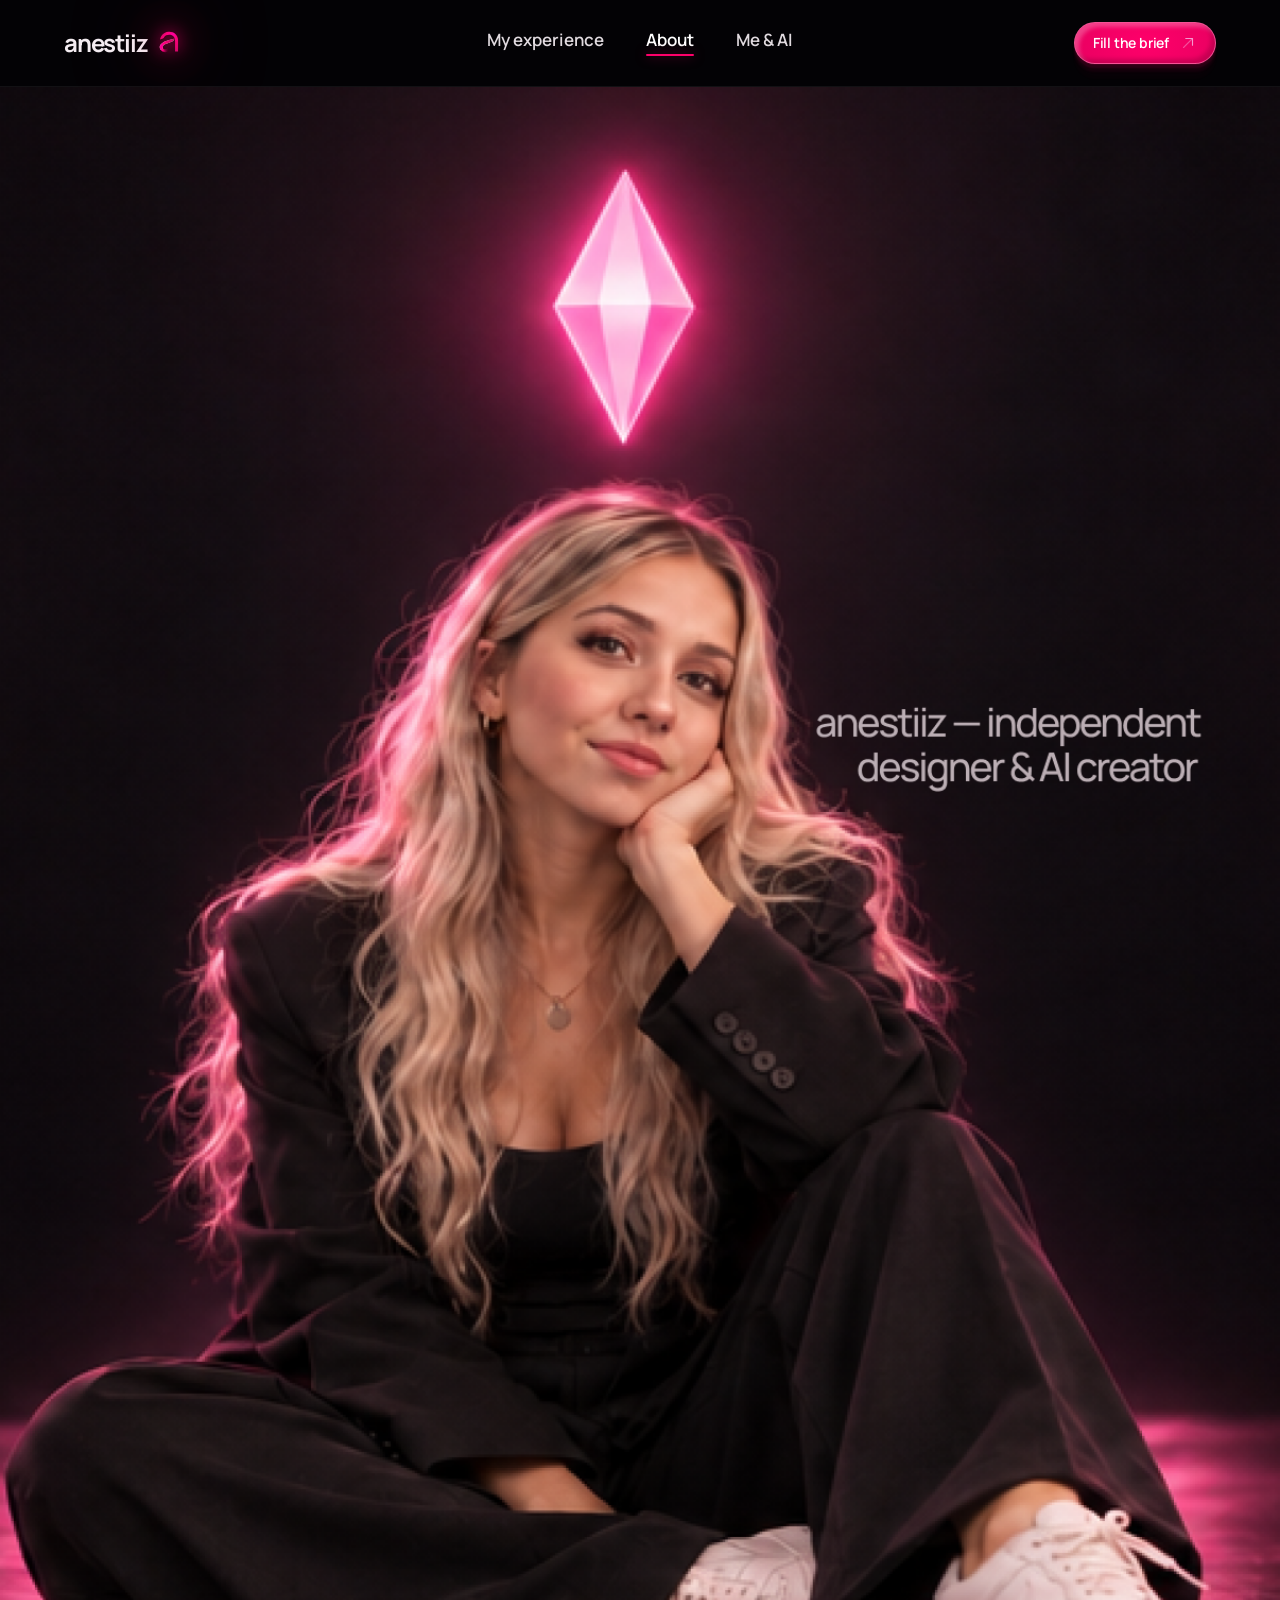
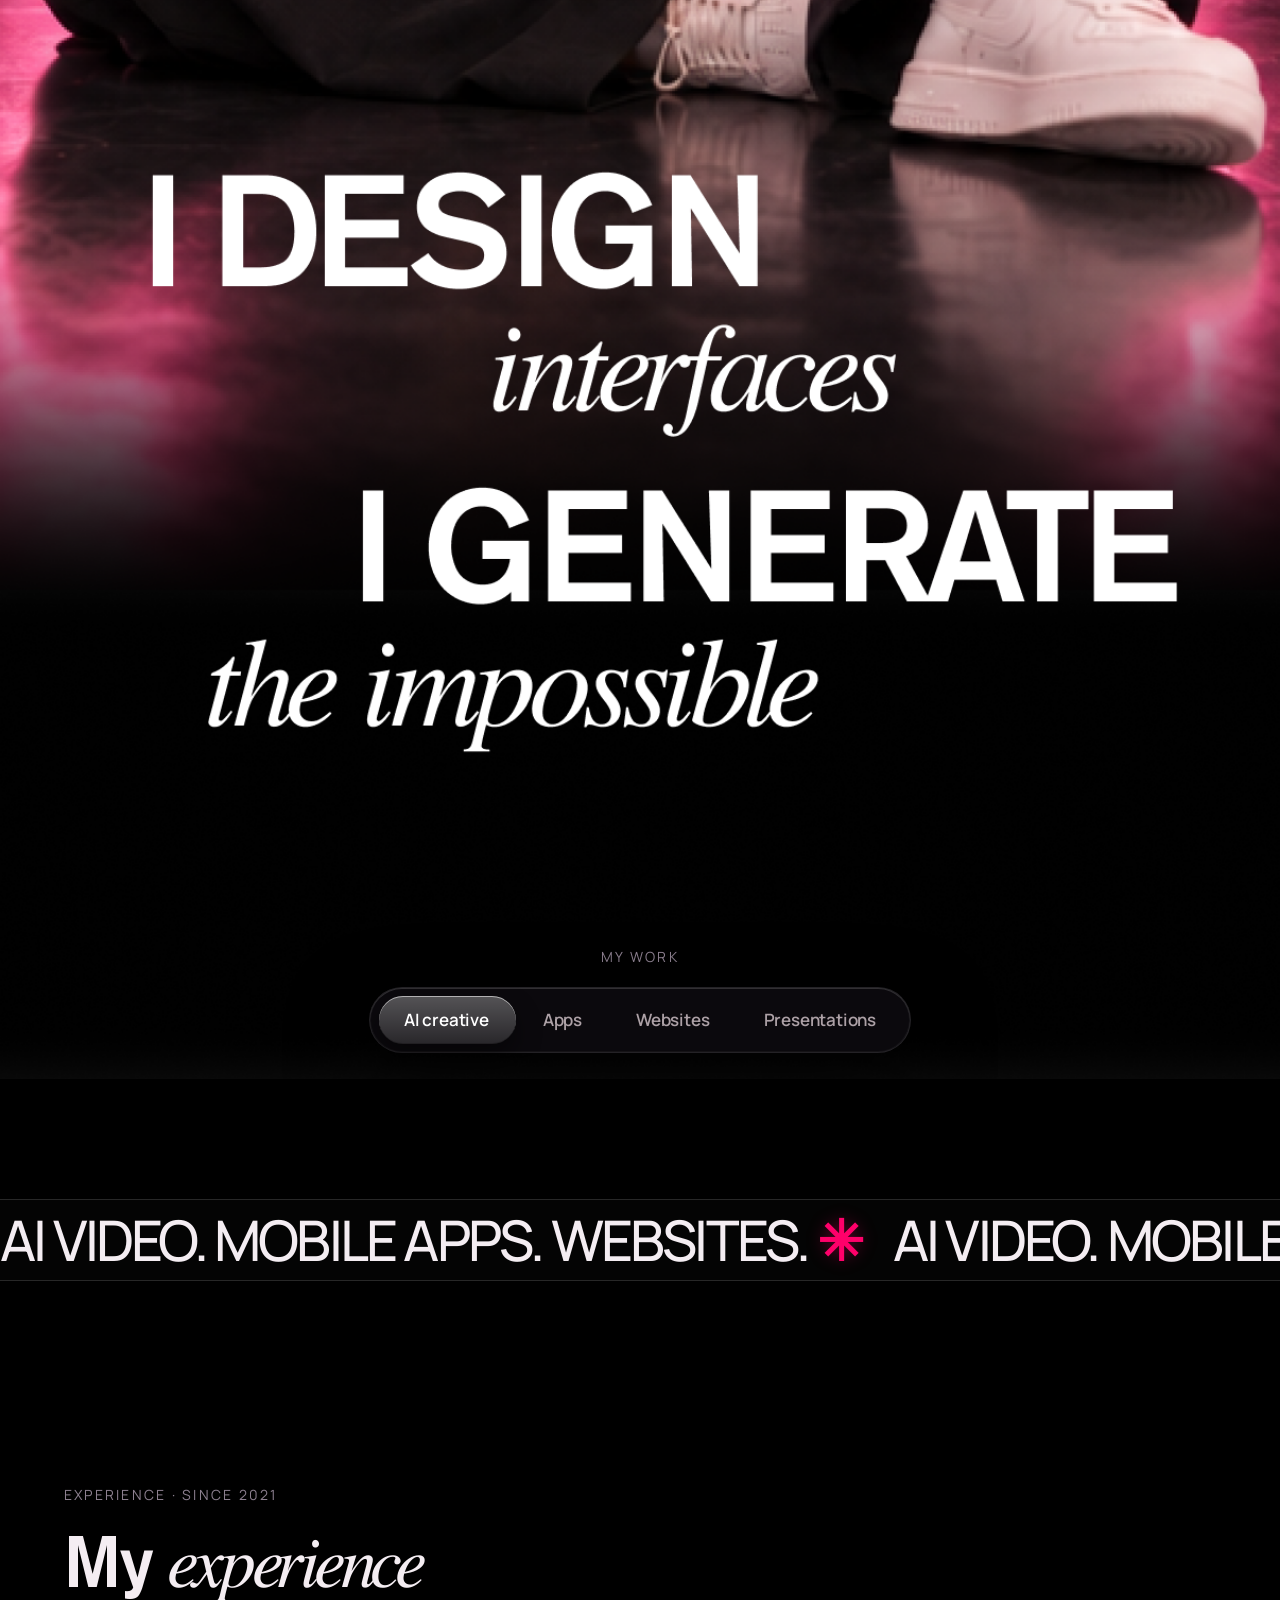
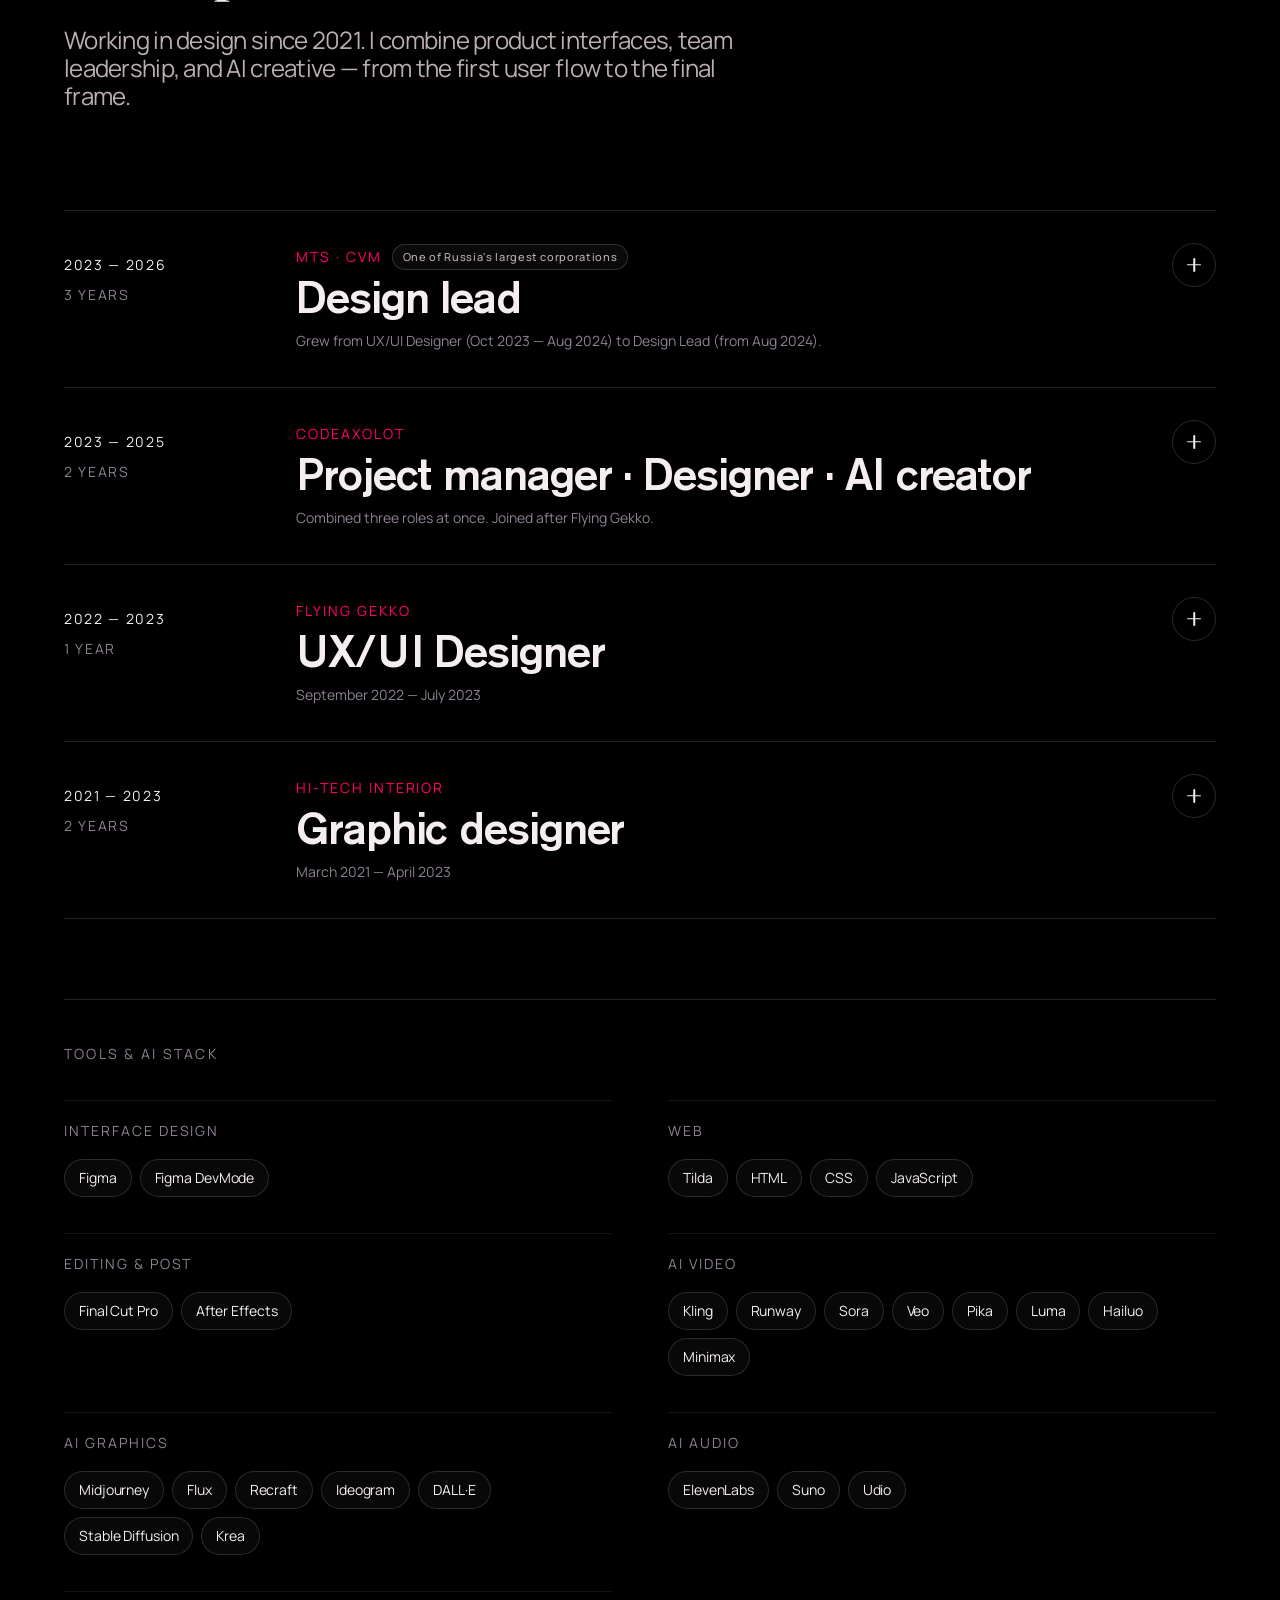
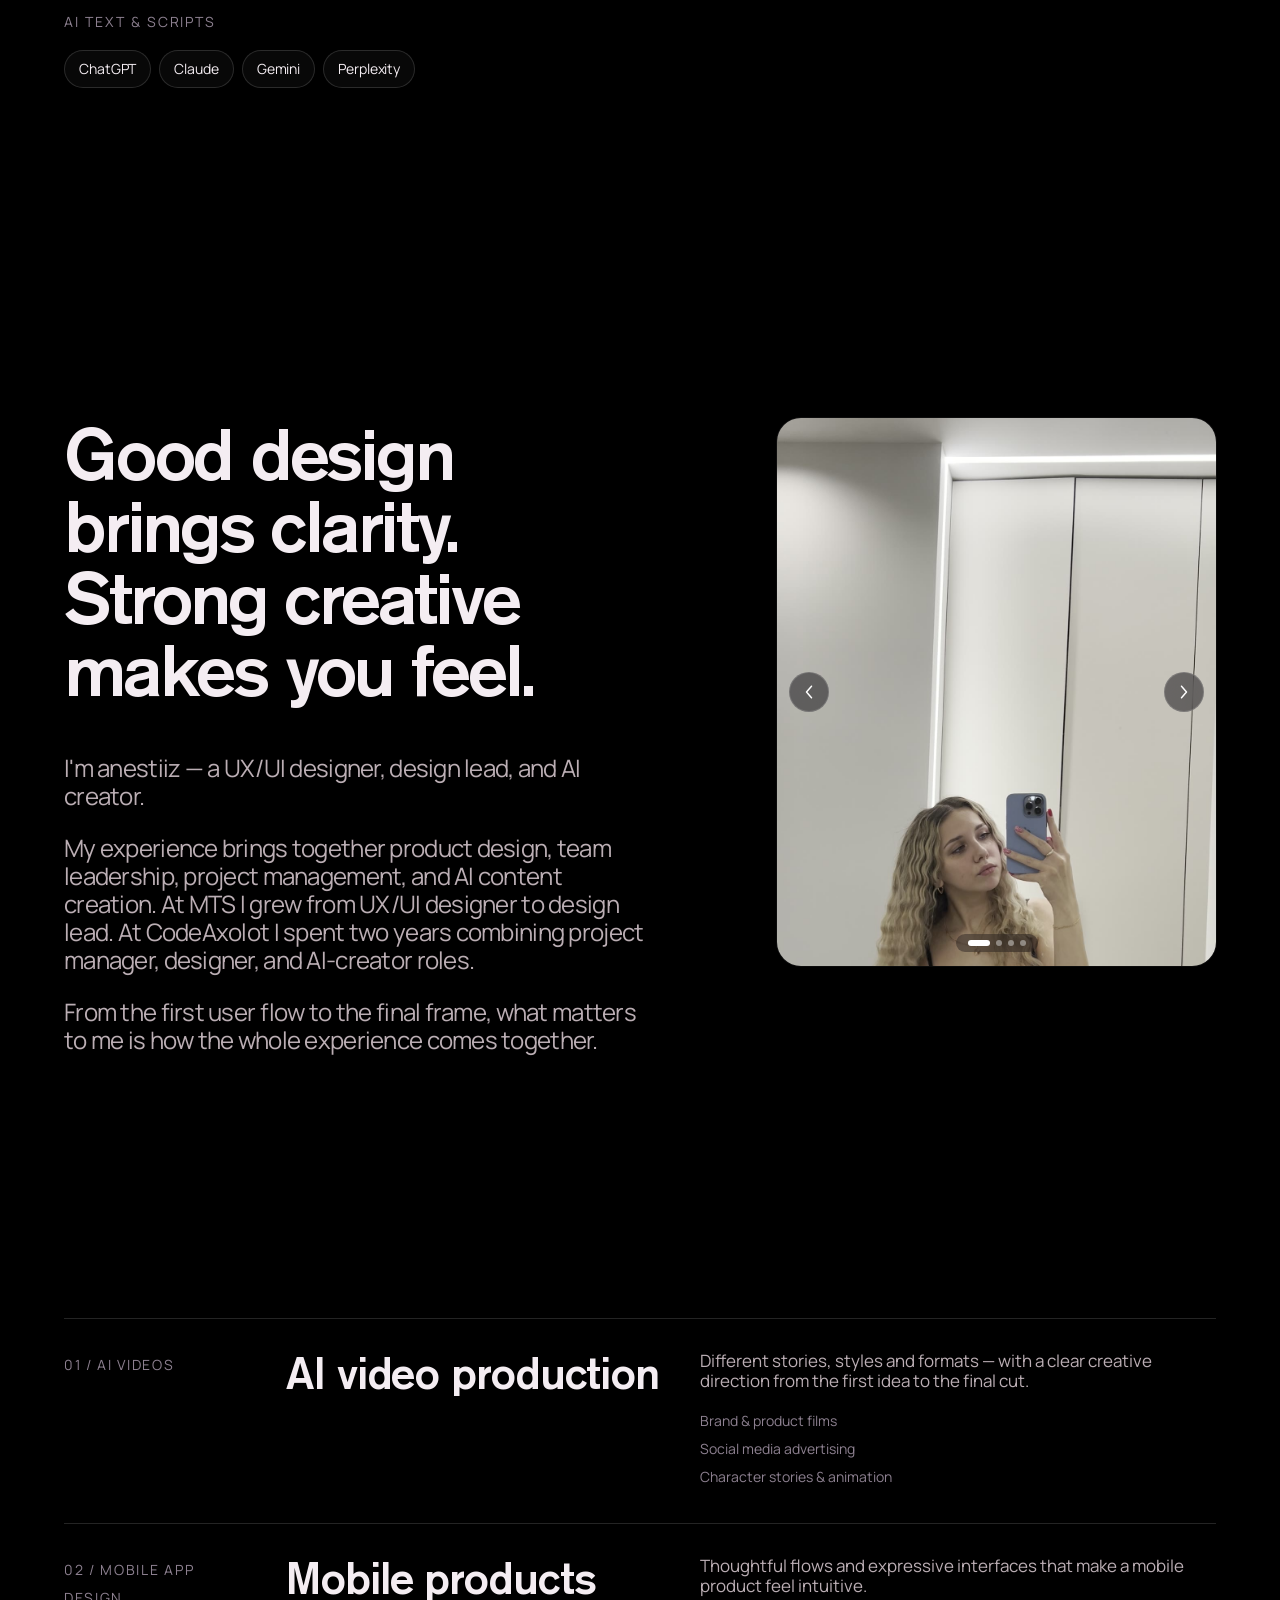
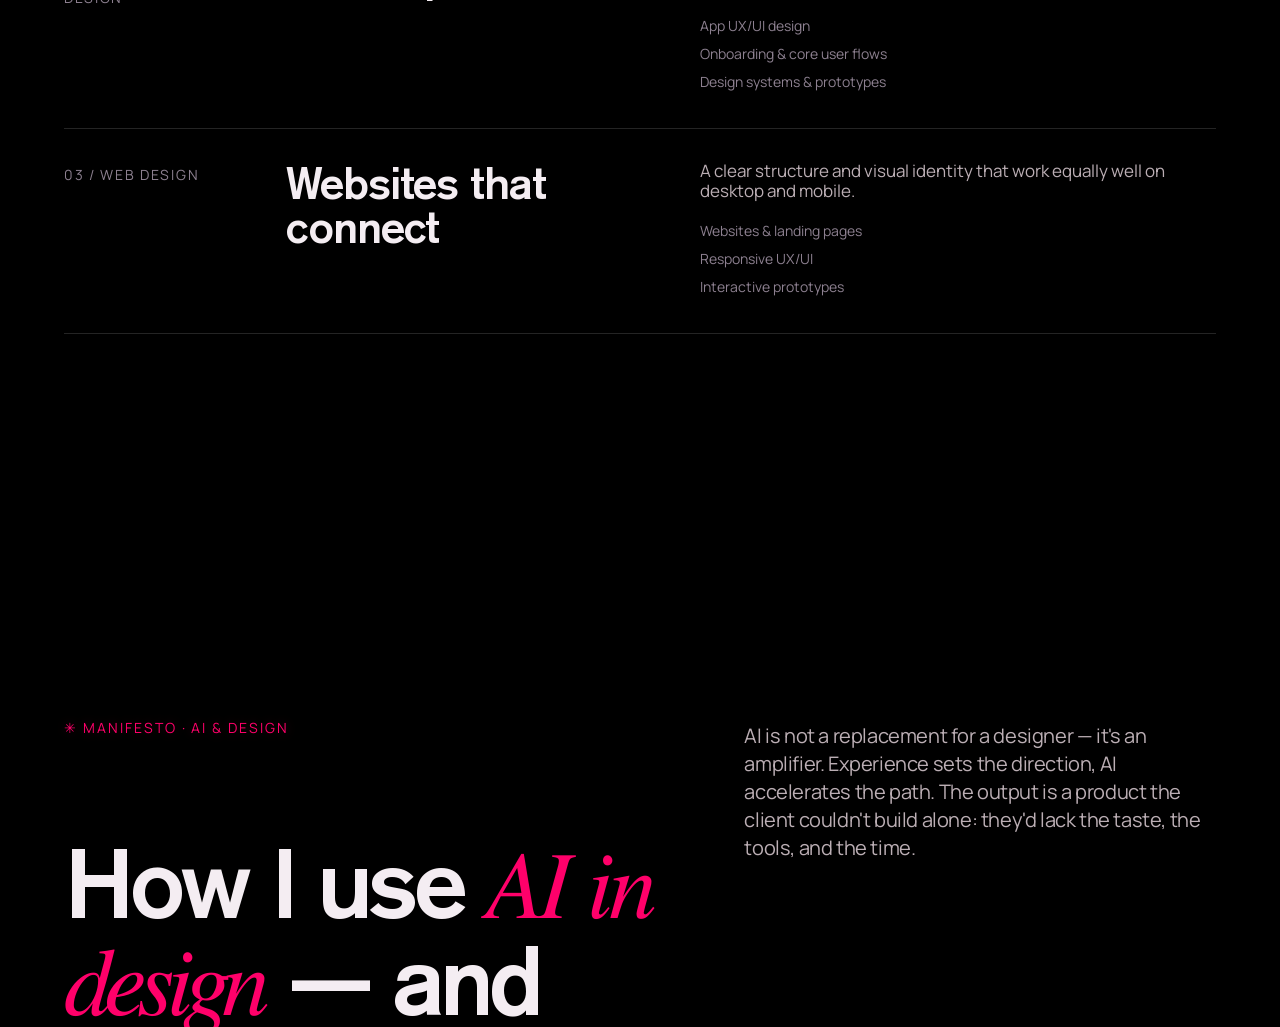
<file: index.html>
<!doctype html>
<html lang="en">
<head>
  <meta charset="utf-8">
  <meta name="viewport" content="width=device-width,initial-scale=1">
  <title>anestiiz — Portfolio</title>
  <meta name="description" content="anestiiz portfolio — independent designer and AI creator.">
  <link rel="icon" type="image/png" href="assets/favicon/favicon.png"><link rel="apple-touch-icon" href="assets/favicon/favicon.png">
  <link rel="stylesheet" href="assets/css/site.css?v=exp1">
  <script defer src="assets/js/analytics.js"></script>
</head>
<body>
  <header>
    <div class="wrap header-row">
      <a class="logo" href="#top"><span class="logo-text">anestiiz</span><img class="logo-a" src="assets/anestiiz-mark.svg" alt=""></a>
      <nav aria-label="Primary">
        <a href="#experience" data-nav="experience">My experience</a>
        <a href="#about" data-nav="about">About</a>
        <a href="#ai" data-nav="ai-page">Me & AI</a>
      </nav>
      <div class="header-right">
        <a class="talk-link" href="brief.html">Fill the brief <img class='icon-arrow-up light' src='Icons/Arrow Right Up.svg' alt=''></a>
        <button class="hamburger" type="button" aria-label="Menu" aria-expanded="false" aria-controls="mobileDrawer"><span></span><span></span></button>
        </div>
    </div>
  </header>

  <div class="drawer" id="mobileDrawer" hidden>
    <div class="drawer-scrim" data-drawer-close></div>
    <aside class="drawer-panel" role="dialog" aria-modal="true" aria-label="Menu">
      <button class="drawer-close" type="button" aria-label="Close menu" data-drawer-close>×</button>
      <div class="drawer-group-label">Work</div>
      <a href="ai-creative.html" data-drawer-link>AI creative</a>
      <a href="apps.html" data-drawer-link>Apps</a>
      <a href="websites.html" data-drawer-link>Websites</a>
      <a href="presentations.html" data-drawer-link>Presentations</a>
      <div class="drawer-group-label">More</div>
      <a href="#experience" data-drawer-link>My experience</a>
      <a href="#about" data-drawer-link>About</a>
      <a href="brief.html" data-drawer-link>Fill the brief</a>
      <a href="#ai" class="drawer-ai" data-drawer-link><span>✳</span>How I use AI in design</a>
    </aside>
  </div>

  <main id="top">
    <section class="hero">
      <picture class="hero-picture">
        <source media="(max-width: 1024px)" srcset="assets/media/hero-first-screen-mobile.png">
        <img class="hero-bg" src="assets/media/hero-first-screen.png" alt="I design interfaces. I generate the impossible. anestiiz — independent designer and AI creator">
      </picture>
      <div class="hero-menu reveal" aria-label="Work sections">
        <div class="hero-menu-inner">
          <div class="hero-menu-eyebrow">My work</div>
          <nav class="hero-tabs" aria-label="Section select">
            <a href="ai-creative.html" data-target="ai" class="active"><span class="lbl">AI creative</span></a>
            <a href="apps.html" data-target="apps"><span class="lbl">Apps</span></a>
            <a href="websites.html" data-target="websites"><span class="lbl">Websites</span></a>
            <a href="presentations.html" data-target="presentations"><span class="lbl">Presentations</span></a>
            <span class="hero-tabs-pill" aria-hidden="true"></span>
          </nav>
        </div>
      </div>
    </section>





    <div class="marquee" aria-hidden="true">
      <div class="track">
        <span>AI VIDEO. MOBILE APPS. WEBSITES. <b>✳</b></span>
        <span>AI VIDEO. MOBILE APPS. WEBSITES. <b>✳</b></span>
        <span>AI VIDEO. MOBILE APPS. WEBSITES. <b>✳</b></span>
        <span>AI VIDEO. MOBILE APPS. WEBSITES. <b>✳</b></span>
      </div>
    </div>

    <section id="experience" class="experience wrap">
      <div class="exp-head reveal">
        <div class="hero-menu-eyebrow">Experience · since 2021</div>
        <h2>My <em>experience</em></h2>
        <p class="exp-lead">Working in design since 2021. I combine product interfaces, team leadership, and AI creative — from the first user flow to the final frame.</p>
      </div>

      <ol class="exp-list" role="list">
        <li class="exp-role reveal">
          <details>
            <summary>
              <div class="exp-when">
                <div class="exp-when-range">2023 — 2026</div>
                <div class="exp-when-dur">3 years</div>
              </div>
              <div class="exp-what">
                <div class="exp-place">MTS · CVM <span class="exp-badge">One of Russia's largest corporations</span></div>
                <div class="exp-title">Design lead</div>
                <div class="exp-sub">Grew from UX/UI Designer (Oct 2023 — Aug 2024) to Design Lead (from Aug 2024).</div>
              </div>
              <span class="exp-toggle" aria-hidden="true"></span>
            </summary>
            <div class="exp-body">
              <p>Customer relationship development and personalized offers. Led a team of designers and stayed hands-on with the work.</p>
              <ul class="exp-tasks">
                <li>Ran the design team — reviewing decisions, mockups, and directions.</li>
                <li>Designed personalized pages, landings, and product flows.</li>
                <li>Worked through logic, states, errors, and responsive versions.</li>
                <li>Maintained interface consistency and component work.</li>
                <li>Collaborated with product, marketing, sales, support, and engineering.</li>
                <li>Handed off designs to development via Figma DevMode.</li>
                <li>Regular internal design showcases.</li>
              </ul>
              <div class="exp-projects">
                <div class="exp-projects-label">Selected projects</div>
                <ul class="exp-projects-list">
                  <li>Internal platforms — launching marketing campaigns and publishing landings.</li>
                  <li>Personalized offer pages for tariffs, services, subscriptions, and devices.</li>
                  <li>Number porting flow — from number entry to store selection on a map.</li>
                  <li>NBA widget for operators — activation flows, error handling, and sales analytics.</li>
                </ul>
              </div>
            </div>
          </details>
        </li>

        <li class="exp-role reveal">
          <details>
            <summary>
              <div class="exp-when">
                <div class="exp-when-range">2023 — 2025</div>
                <div class="exp-when-dur">2 years</div>
              </div>
              <div class="exp-what">
                <div class="exp-place">CodeAxolot</div>
                <div class="exp-title">Project manager · Designer · AI creator</div>
                <div class="exp-sub">Combined three roles at once. Joined after Flying Gekko.</div>
              </div>
              <span class="exp-toggle" aria-hidden="true"></span>
            </summary>
            <div class="exp-body">
              <p>At CodeAxolot I spent two years combining three roles: project manager, designer, and AI creator. The work brought together project management, design, and AI content creation.</p>
              <ul class="exp-tasks">
                <li><strong>Project management</strong> — the PM role.</li>
                <li><strong>Design</strong> — design work across projects.</li>
                <li><strong>AI creative</strong> — content production using AI.</li>
              </ul>
            </div>
          </details>
        </li>

        <li class="exp-role reveal">
          <details>
            <summary>
              <div class="exp-when">
                <div class="exp-when-range">2022 — 2023</div>
                <div class="exp-when-dur">1 year</div>
              </div>
              <div class="exp-what">
                <div class="exp-place">Flying Gekko</div>
                <div class="exp-title">UX/UI Designer</div>
                <div class="exp-sub">September 2022 — July 2023</div>
              </div>
              <span class="exp-toggle" aria-hidden="true"></span>
            </summary>
            <div class="exp-body">
              <p>Work on user interfaces and flows — building up UX/UI practice and digital product experience.</p>
              <ul class="exp-tasks">
                <li>Gathering and refining requirements.</li>
                <li>Working through user flows.</li>
                <li>Creating interfaces.</li>
                <li>Supporting implementation.</li>
                <li>Testing and optimizing solutions.</li>
              </ul>
            </div>
          </details>
        </li>

        <li class="exp-role reveal">
          <details>
            <summary>
              <div class="exp-when">
                <div class="exp-when-range">2021 — 2023</div>
                <div class="exp-when-dur">2 years</div>
              </div>
              <div class="exp-what">
                <div class="exp-place">Hi-Tech Interior</div>
                <div class="exp-title">Graphic designer</div>
                <div class="exp-sub">March 2021 — April 2023</div>
              </div>
              <span class="exp-toggle" aria-hidden="true"></span>
            </summary>
            <div class="exp-body">
              <p>The start of my professional path. Working with graphics and printed materials.</p>
            </div>
          </details>
        </li>
      </ol>

      <div class="exp-tools reveal">
        <div class="hero-menu-eyebrow">Tools & AI stack</div>
        <div class="tools-stack">
          <div class="tool-cat-block">
            <div class="tool-cat">Interface design</div>
            <div class="tool-tags">
              <span class="tool-tag">Figma</span>
              <span class="tool-tag">Figma DevMode</span>
            </div>
          </div>
          <div class="tool-cat-block">
            <div class="tool-cat">Web</div>
            <div class="tool-tags">
              <span class="tool-tag">Tilda</span>
              <span class="tool-tag">HTML</span>
              <span class="tool-tag">CSS</span>
              <span class="tool-tag">JavaScript</span>
            </div>
          </div>
          <div class="tool-cat-block">
            <div class="tool-cat">Editing & post</div>
            <div class="tool-tags">
              <span class="tool-tag">Final Cut Pro</span>
              <span class="tool-tag">After Effects</span>
            </div>
          </div>
          <div class="tool-cat-block">
            <div class="tool-cat">AI video</div>
            <div class="tool-tags">
              <span class="tool-tag">Kling</span>
              <span class="tool-tag">Runway</span>
              <span class="tool-tag">Sora</span>
              <span class="tool-tag">Veo</span>
              <span class="tool-tag">Pika</span>
              <span class="tool-tag">Luma</span>
              <span class="tool-tag">Hailuo</span>
              <span class="tool-tag">Minimax</span>
            </div>
          </div>
          <div class="tool-cat-block">
            <div class="tool-cat">AI graphics</div>
            <div class="tool-tags">
              <span class="tool-tag">Midjourney</span>
              <span class="tool-tag">Flux</span>
              <span class="tool-tag">Recraft</span>
              <span class="tool-tag">Ideogram</span>
              <span class="tool-tag">DALL·E</span>
              <span class="tool-tag">Stable Diffusion</span>
              <span class="tool-tag">Krea</span>
            </div>
          </div>
          <div class="tool-cat-block">
            <div class="tool-cat">AI audio</div>
            <div class="tool-tags">
              <span class="tool-tag">ElevenLabs</span>
              <span class="tool-tag">Suno</span>
              <span class="tool-tag">Udio</span>
            </div>
          </div>
          <div class="tool-cat-block">
            <div class="tool-cat">AI text & scripts</div>
            <div class="tool-tags">
              <span class="tool-tag">ChatGPT</span>
              <span class="tool-tag">Claude</span>
              <span class="tool-tag">Gemini</span>
              <span class="tool-tag">Perplexity</span>
            </div>
          </div>
        </div>
      </div>
    </section>

    <section id="about" class="about wrap">
      <div class="about-intro">
        <div>
          <h2 class="reveal">Good design brings clarity.<br>Strong creative makes you feel.</h2>
          <div class="about-copy reveal">
            <p>I'm anestiiz — a UX/UI designer, design lead, and AI creator.</p>
            <p>My experience brings together product design, team leadership, project management, and AI content creation. At MTS I grew from UX/UI designer to design lead. At CodeAxolot I spent two years combining project manager, designer, and AI-creator roles.</p>
            <p>From the first user flow to the final frame, what matters to me is how the whole experience comes together.</p>
          </div>
        </div>
        <div>
          <div class="about-media reveal">
            <div class="carousel" data-carousel>
              <div class="carousel-track">
                <div class="slide active">
                  <video muted loop playsinline preload="metadata" poster="assets/media/about-1-poster.jpg">
                    <source src="assets/media/about-1.mp4" type="video/mp4">
                  </video>
                </div>
                <div class="slide">
                  <video muted loop playsinline preload="metadata" poster="assets/media/about-2-poster.jpg">
                    <source src="assets/media/about-2.mp4" type="video/mp4">
                  </video>
                </div>
                <div class="slide">
                  <video muted loop playsinline preload="metadata" poster="assets/media/about-3-poster.jpg">
                    <source src="assets/media/about-3.mp4" type="video/mp4">
                  </video>
                </div>
                <div class="slide">
                  <img src="assets/media/about-1.jpg" alt="anestiiz" loading="lazy">
                </div>
              </div>
              <button class="carousel-nav prev" type="button" aria-label="Previous">
                <svg viewBox="0 0 24 24" fill="none" xmlns="http://www.w3.org/2000/svg" aria-hidden="true"><path d="M15 5L9 12L15 19" stroke="currentColor" stroke-width="1.75" stroke-linecap="round" stroke-linejoin="round"/></svg>
              </button>
              <button class="carousel-nav next" type="button" aria-label="Next">
                <svg viewBox="0 0 24 24" fill="none" xmlns="http://www.w3.org/2000/svg" aria-hidden="true"><path d="M9 5L15 12L9 19" stroke="currentColor" stroke-width="1.75" stroke-linecap="round" stroke-linejoin="round"/></svg>
              </button>
              <div class="carousel-dots">
                <button class="dot active" type="button" aria-label="Slide 1"></button>
                <button class="dot" type="button" aria-label="Slide 2"></button>
                <button class="dot" type="button" aria-label="Slide 3"></button>
                <button class="dot" type="button" aria-label="Slide 4"></button>
              </div>
            </div>
          </div>
        </div>
      </div>

      <div class="services">
        <div class="service reveal">
          <div class="service-num">01 / AI VIDEOS</div>
          <h3>AI video production</h3>
          <div>
            <p>Different stories, styles and formats — with a clear creative direction from the first idea to the final cut.</p>
            <ul><li>Brand & product films</li><li>Social media advertising</li><li>Character stories & animation</li></ul>
          </div>
        </div>
        <div class="service reveal">
          <div class="service-num">02 / MOBILE APP DESIGN</div>
          <h3>Mobile products</h3>
          <div>
            <p>Thoughtful flows and expressive interfaces that make a mobile product feel intuitive.</p>
            <ul><li>App UX/UI design</li><li>Onboarding & core user flows</li><li>Design systems & prototypes</li></ul>
          </div>
        </div>
        <div class="service reveal">
          <div class="service-num">03 / WEB DESIGN</div>
          <h3>Websites that connect</h3>
          <div>
            <p>A clear structure and visual identity that work equally well on desktop and mobile.</p>
            <ul><li>Websites & landing pages</li><li>Responsive UX/UI</li><li>Interactive prototypes</li></ul>
          </div>
        </div>
      </div>
    </section>

    <section id="ai" class="ai-section wrap">
      <div class="ai-head reveal">
        <div class="ai-eyebrow">✳ Manifesto · AI &amp; design</div>
        <h2>How I use <em>AI in design</em> — and why it matters.</h2>
        <p class="ai-lead">AI is not a replacement for a designer — it's an amplifier. Experience sets the direction, AI accelerates the path. The output is a product the client couldn't build alone: they'd lack the taste, the tools, and the time.</p>
        <div class="ai-facts">
          <span>AI + Design</span>
          <span>Product thinking</span>
          <span>Motion &amp; UI</span>
          <span>Copy &amp; tone</span>
        </div>
      </div>

      <div class="ai-manifesto reveal">
        <p>We live in a moment when <em>the speed of an idea matters more than its scale</em>. What used to take weeks — from concept to reveal — now takes one evening for a designer who knows AI, without losing quality. Anyone who can't assemble this stack falls a step behind.</p>
      </div>

      <div class="ai-notes reveal">
        <div>
          <h3>Why AI matters right now.</h3>
          <p>The market moves faster than ever: users expect a product that looks and feels like a top App Store app, not a rough MVP. Reaching that quality used to require a team of five and three months.</p>
          <p>Today one designer with the right AI stack can cover research, copy, identity, UI kit, prototype, and motion in the time it takes a team to write a brief.</p>
        </div>
        <div>
          <h3>Experience + AI = a product, not just visuals.</h3>
          <p>AI without experience is pretty slides without logic. Experience without AI is slow and expensive. The value sits at the intersection: I know how a product is built, what sells, and where users get stuck — and I point AI at exactly those places.</p>
          <p>AI generates variants; I cut the noise, keep what works for the client's goal, and shape it into one coherent product with a single voice.</p>
        </div>
        <div>
          <h3>Why the client can't do this alone.</h3>
          <p>Clients have access to the same AI tools — but not to taste, visual literacy, or product thinking. AI produces plenty of "correct" — but doesn't tell "correct" from "on point."</p>
          <p>Without that lens you get an average product with an AI sheen. With me you get a product with character, logic, and confidence in every pixel.</p>
        </div>
        <div>
          <h3>How this looks in practice.</h3>
          <p>Research is 3–5× faster. Identity is built in a day. Copy and tone are tuned to the audience from the start. Motion, illustration, and 3D live where placeholders used to sit.</p>
          <p>The result: the client pays not for hours but for outcome — a product at a level that pays for itself on the first launch.</p>
        </div>
      </div>

      <div class="ai-cta reveal">
        <h3>Ready to build a product that <em>looks two levels above</em> the market?</h3>
        <a class="ai-cta-btn" href="brief.html">Let's talk <img class="icon-arrow-up light" src="Icons/Arrow Right Up.svg" alt=""></a>
      </div>
    </section>

  </main>

  <footer>
    <div>© 2026 anestiiz &nbsp; Designed with intention.</div>
    <a class="top" href="#top">Back to top ↑</a>
    <a class="ai" href="#ai">✳ How I use AI in design <img class="icon-arrow-up light" src="Icons/Arrow Right Up.svg" alt=""></a>
  </footer>

  <script>
    document.querySelectorAll('.hero-bg video').forEach(v => { v.playbackRate = 1.75; });

    const revealObserver = new IntersectionObserver(entries => {
      entries.forEach(entry => { if (entry.isIntersecting) entry.target.classList.add('visible'); });
    }, {threshold:0, rootMargin:'0px 0px -8% 0px'});
    document.querySelectorAll('.reveal').forEach(el => revealObserver.observe(el));

const navBars = [
      {el: document.querySelector('.tabs-nav'), pillSel: '.tabs-pill', pad: 8, isFixed: true},
      {el: document.querySelector('.hero-tabs'), pillSel: '.hero-tabs-pill', pad: 8, isFixed: false}
    ].filter(b => b.el);
    if (navBars.length) {
      const sectionIds = ['ai','apps','websites','presentations'];
      const sections = sectionIds.map(id => document.getElementById(id)).filter(Boolean);
      const heroForTabs = document.querySelector('.hero');
      const heroMenuEl = document.querySelector('.hero-menu');
      const movePill = (bar, link) => {
        const pill = bar.el.querySelector(bar.pillSel);
        if (!link || !pill) return;
        const nav = bar.el.getBoundingClientRect();
        const r = link.getBoundingClientRect();
        const pad = parseFloat(getComputedStyle(bar.el).paddingLeft) || bar.pad;
        pill.style.width = r.width + 'px';
        pill.style.transform = 'translateX(' + (r.left - nav.left - pad) + 'px)';
      };
      const updateNav = () => {
        const vh = window.innerHeight;
        const centerY = vh / 2;
        const heroPast = heroMenuEl
          ? heroMenuEl.getBoundingClientRect().bottom < 20
          : (!heroForTabs || heroForTabs.getBoundingClientRect().bottom <= 80);
        let bestId = null;
        let bestDist = Infinity;
        sections.forEach(s => {
          const r = s.getBoundingClientRect();
          if (r.bottom < 0 || r.top > vh) return;
          const midY = (r.top + r.bottom) / 2;
          const dist = Math.abs(midY - centerY);
          if (dist < bestDist) { bestDist = dist; bestId = s.id; }
        });
        navBars.forEach(bar => {
          if (bar.isFixed) bar.el.classList.toggle('is-visible', heroPast);
          const links = Array.from(bar.el.querySelectorAll('a[data-target]'));
          const activeId = bestId || (bar.isFixed ? null : 'ai');
          if (activeId) {
            links.forEach(l => l.classList.toggle('active', l.dataset.target === activeId));
            movePill(bar, links.find(l => l.dataset.target === activeId));
          } else {
            links.forEach(l => l.classList.remove('active'));
          }
        });
      };
      let ticking = false;
      const onScroll = () => {
        if (ticking) return;
        ticking = true;
        requestAnimationFrame(() => { updateNav(); ticking = false; });
      };
      window.addEventListener('scroll', onScroll, {passive:true});
      window.addEventListener('resize', onScroll);
      window.addEventListener('load', () => setTimeout(updateNav, 100));
      updateNav();
    }

    document.querySelectorAll('a.project-card[href="#"]').forEach(link => {
      link.addEventListener('click', e => e.preventDefault());
    });

    const drawer = document.getElementById('mobileDrawer');
    const hamburger = document.querySelector('.hamburger');
    if (drawer && hamburger) {
      const openDrawer = () => {
        drawer.hidden = false;
        requestAnimationFrame(() => drawer.classList.add('is-open'));
        hamburger.classList.add('is-open');
        hamburger.setAttribute('aria-expanded', 'true');
        document.body.classList.add('is-drawer-open');
      };
      const closeDrawer = () => {
        drawer.classList.remove('is-open');
        hamburger.classList.remove('is-open');
        hamburger.setAttribute('aria-expanded', 'false');
        document.body.classList.remove('is-drawer-open');
        setTimeout(() => { drawer.hidden = true; }, 350);
      };
      hamburger.addEventListener('click', () => {
        if (drawer.classList.contains('is-open')) closeDrawer();
        else openDrawer();
      });
      drawer.querySelectorAll('[data-drawer-close]').forEach(el => {
        el.addEventListener('click', closeDrawer);
      });
      drawer.querySelectorAll('[data-drawer-link]').forEach(a => {
        a.addEventListener('click', closeDrawer);
      });
      document.addEventListener('keydown', e => {
        if (e.key === 'Escape' && drawer.classList.contains('is-open')) closeDrawer();
      });
    }

    const requestForm = document.getElementById('requestForm');
    if (requestForm) {
      requestForm.addEventListener('submit', event => {
        event.preventDefault();
        const data = new FormData(requestForm);
        const lang = document.documentElement.lang === 'ru' ? 'ru' : 'en';
        const subject = lang === 'ru' ? 'Заявка с сайта anestiiz' : 'Project request from anestiiz.com';
        const labels = lang === 'ru'
          ? { projectType: 'Тип проекта', contactMethod: 'Способ связи', contact: 'Контакт', details: 'О проекте' }
          : { projectType: 'Project type', contactMethod: 'Contact method', contact: 'Contact', details: 'Project details' };
        const body = [
          `${labels.projectType}: ${data.get('projectType') || ''}`,
          `${labels.contactMethod}: ${data.get('contactMethod') || ''}`,
          `${labels.contact}: ${data.get('contact') || ''}`,
          '',
          `${labels.details}:`,
          `${data.get('details') || ''}`
        ].join('\n');
        window.location.href = `mailto:hello@anestiiz.com?subject=${encodeURIComponent(subject)}&body=${encodeURIComponent(body)}`;
      });
    }

    const navLinks = document.querySelectorAll('nav a[data-nav]');
    const setActiveNav = key => {
      navLinks.forEach(a => a.classList.toggle('active', a.dataset.nav === key));
    };
    navLinks.forEach(a => a.addEventListener('click', () => setActiveNav(a.dataset.nav)));
    const navSections = [
      { key: 'work',  el: document.getElementById('work') },
      { key: 'about', el: document.getElementById('about') }
    ].filter(s => s.el);
    if (navSections.length) {
      const navObserver = new IntersectionObserver(entries => {
        entries.forEach(entry => {
          if (entry.isIntersecting) {
            const match = navSections.find(s => s.el === entry.target);
            if (match) setActiveNav(match.key);
          }
        });
      }, { rootMargin: '-40% 0px -55% 0px', threshold: 0 });
      navSections.forEach(s => navObserver.observe(s.el));
    }

    document.querySelectorAll('[data-carousel]').forEach(car => {
      const slides = [...car.querySelectorAll('.slide')];
      const dots = [...car.querySelectorAll('.carousel-dots .dot')];
      const prev = car.querySelector('.carousel-nav.prev');
      const next = car.querySelector('.carousel-nav.next');
      let idx = 0, timer = null;
      const playIfVideo = el => {
        const v = el && el.querySelector('video');
        if (v) { v.currentTime = 0; v.play().catch(() => {}); }
      };
      const pauseIfVideo = el => {
        const v = el && el.querySelector('video');
        if (v) v.pause();
      };
      const scheduleNext = () => {
        clearTimeout(timer);
        const current = slides[idx];
        const v = current.querySelector('video');
        let delay = 5000;
        if (v) {
          const dur = isFinite(v.duration) && v.duration > 0 ? v.duration * 1000 : 5000;
          delay = Math.max(3000, Math.min(dur, 12000));
        }
        timer = setTimeout(() => show((idx + 1) % slides.length), delay);
      };
      const show = i => {
        if (i === idx) return;
        pauseIfVideo(slides[idx]);
        slides[idx].classList.remove('active');
        dots[idx] && dots[idx].classList.remove('active');
        idx = i;
        slides[idx].classList.add('active');
        dots[idx] && dots[idx].classList.add('active');
        playIfVideo(slides[idx]);
        scheduleNext();
      };
      prev && prev.addEventListener('click', () => show((idx - 1 + slides.length) % slides.length));
      next && next.addEventListener('click', () => show((idx + 1) % slides.length));
      dots.forEach((d, n) => d.addEventListener('click', () => show(n)));
      const io = new IntersectionObserver(entries => {
        entries.forEach(e => {
          if (e.isIntersecting) { playIfVideo(slides[idx]); scheduleNext(); }
          else { clearTimeout(timer); pauseIfVideo(slides[idx]); }
        });
      }, { threshold: 0.25 });
      io.observe(car);
    });
  </script>
</body>
</html>
</file>
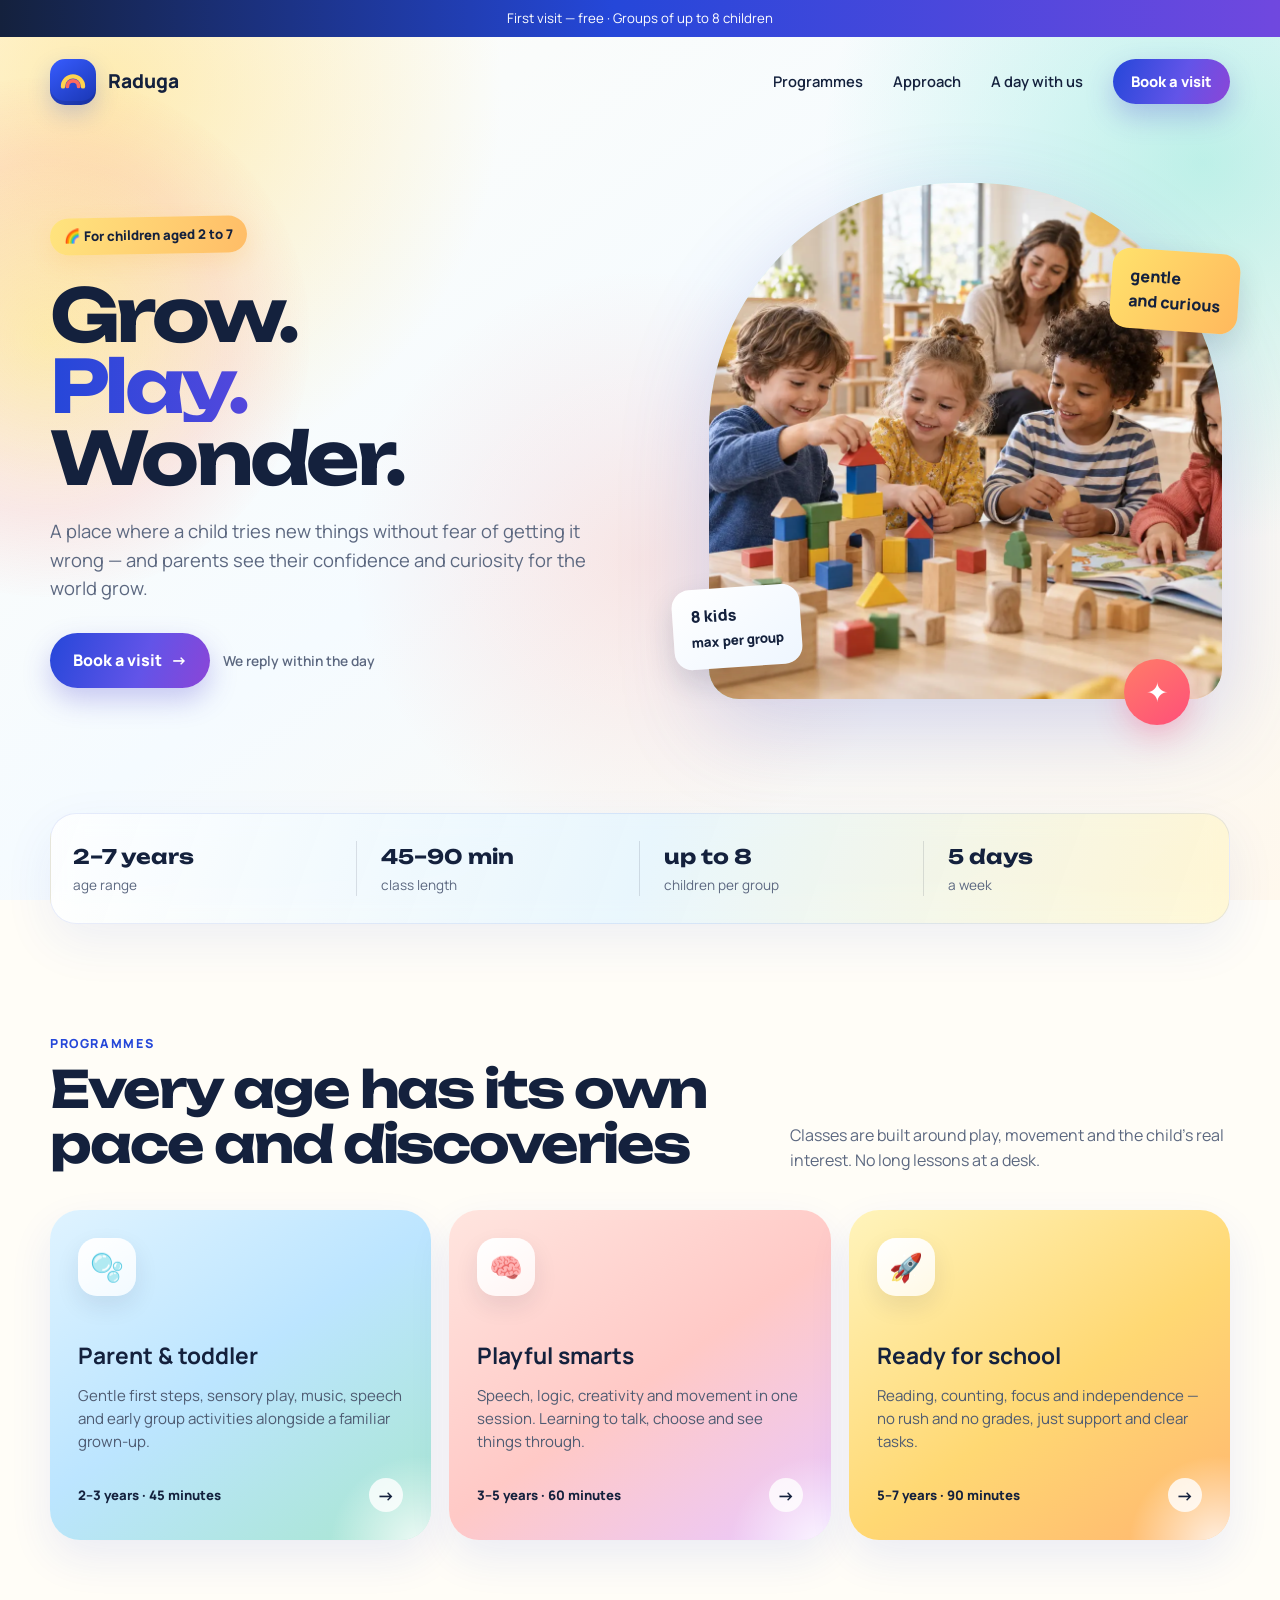
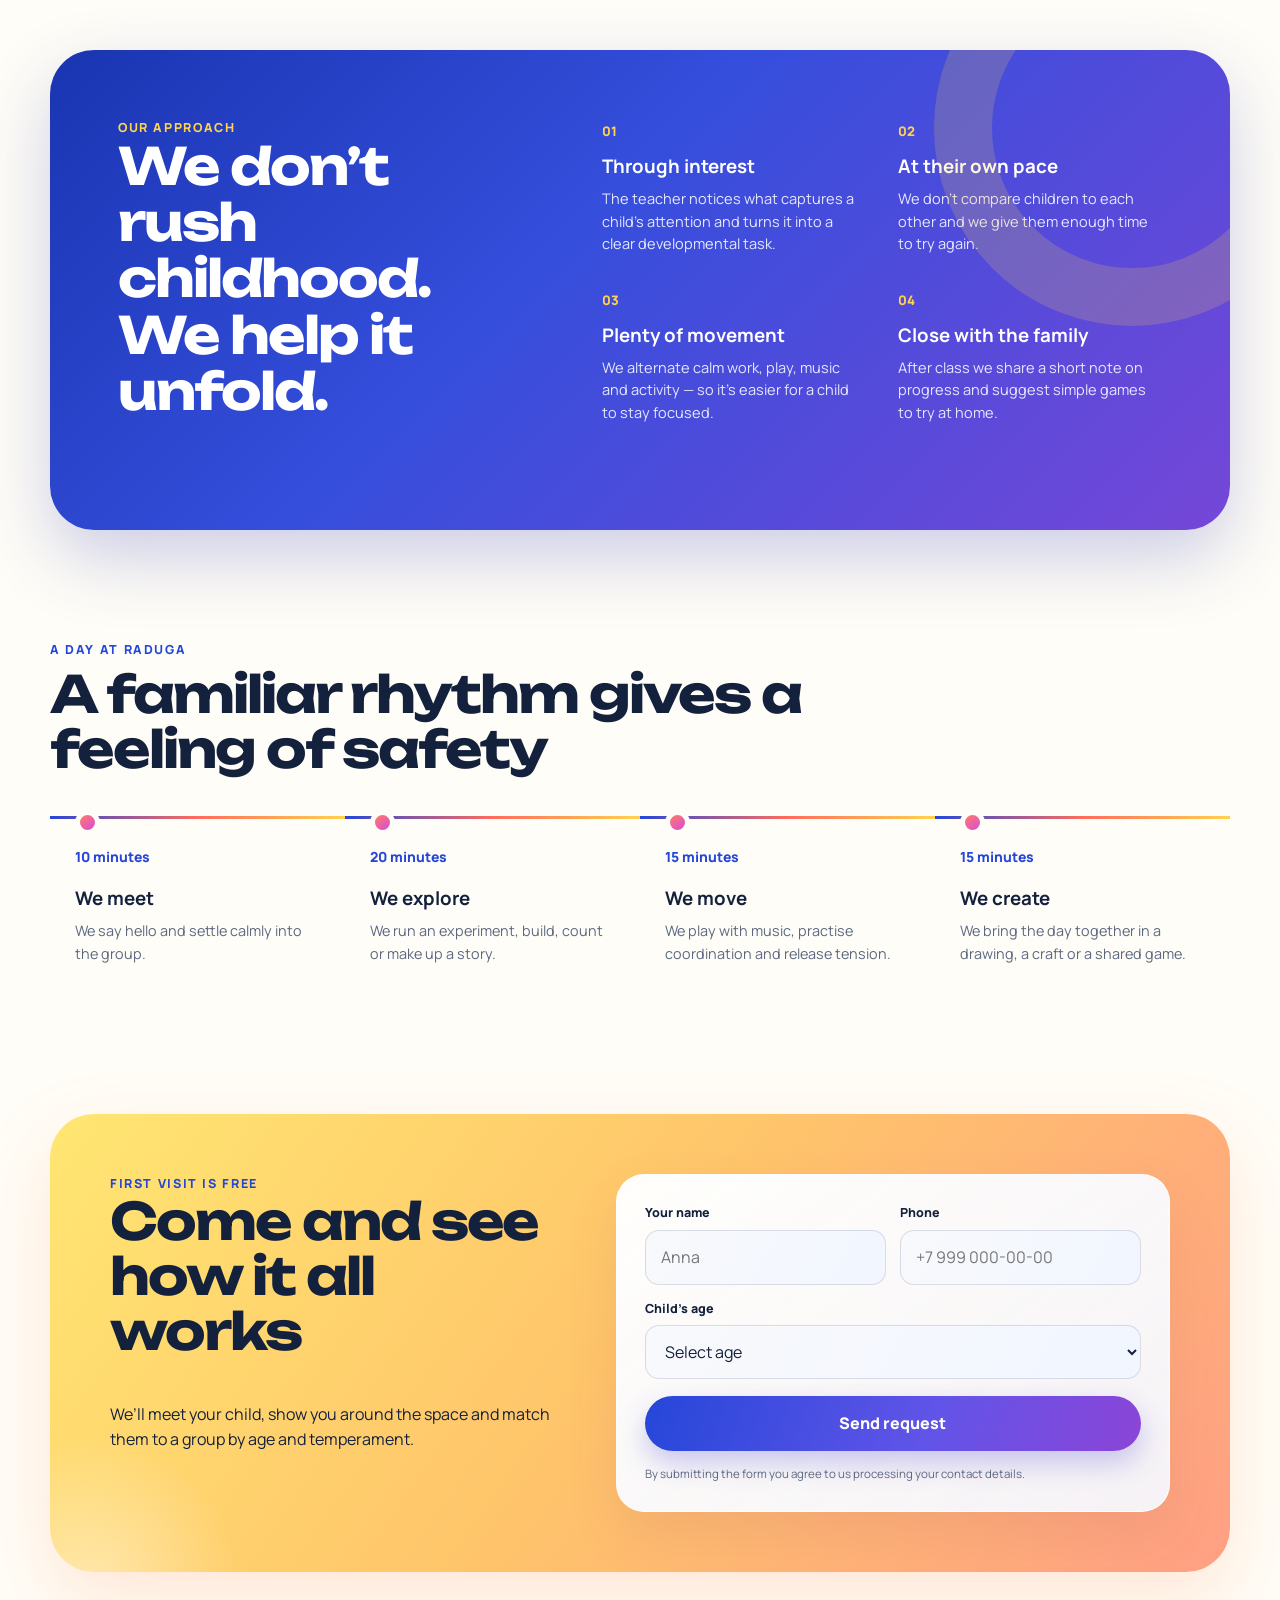
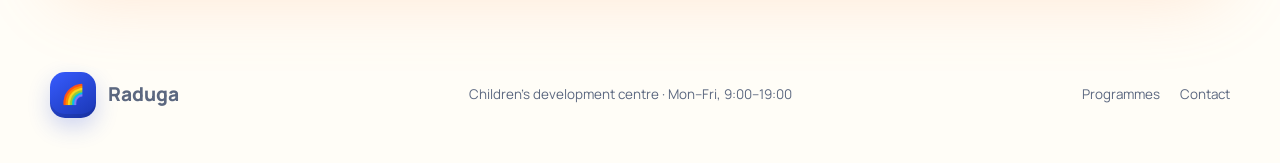
<file: sites/raduga-detskiy-center/index.html>
<!doctype html>
<html lang="en">
<head>
  <meta charset="utf-8">
  <meta name="viewport" content="width=device-width, initial-scale=1">
  <meta name="description" content="Raduga — a developmental centre for children aged 2–7. Small groups, gentle teachers and learning through play.">
  <meta name="theme-color" content="#2547d9">
  <title>Raduga — children's development centre</title>
  <link rel="preconnect" href="https://fonts.googleapis.com">
  <link rel="preconnect" href="https://fonts.gstatic.com" crossorigin>
  <link href="https://fonts.googleapis.com/css2?family=Manrope:wght@400;500;600;700;800&family=Unbounded:wght@600;700&display=swap" rel="stylesheet">
  <link rel="icon" type="image/svg+xml" href="data:image/svg+xml,%3Csvg xmlns='http://www.w3.org/2000/svg' viewBox='0 0 64 64'%3E%3Crect width='64' height='64' rx='18' fill='%232547d9'/%3E%3Cpath d='M14 40a18 18 0 0 1 36 0' fill='none' stroke='%23ffd34e' stroke-width='8' stroke-linecap='round'/%3E%3Cpath d='M21 40a11 11 0 0 1 22 0' fill='none' stroke='%23ff6b5d' stroke-width='7' stroke-linecap='round'/%3E%3C/svg%3E">
  <style>
    :root{--ink:#14213d;--blue:#2547d9;--blue-dark:#1935b1;--yellow:#ffd34e;--coral:#ff6b5d;--mint:#a8e6cf;--sky:#dff3ff;--paper:#fffdf7;--white:#fff;--muted:#5c6880;--line:rgba(20,33,61,.13);--shadow:0 24px 70px rgba(37,71,217,.14);--radius:30px}
    *{box-sizing:border-box}html{scroll-behavior:smooth}body{margin:0;background:var(--paper);color:var(--ink);font-family:Manrope,Arial,sans-serif;font-size:16px;line-height:1.55}body::before{content:"";position:fixed;inset:0;z-index:-2;background:radial-gradient(circle at 8% 10%,rgba(255,211,78,.42),transparent 28%),radial-gradient(circle at 94% 18%,rgba(88,221,196,.36),transparent 27%),radial-gradient(circle at 50% 62%,rgba(255,107,93,.15),transparent 34%),linear-gradient(145deg,#fffdf7 0%,#f5fbff 48%,#fff8ed 100%)}a{color:inherit}button,input,select{font:inherit}.wrap{width:min(1180px,calc(100% - 40px));margin:auto}.topbar{background:linear-gradient(90deg,#14213d 0%,#2547d9 48%,#7048df 100%);color:#fff;font-size:.83rem;text-align:center;padding:8px 16px}.nav{display:flex;align-items:center;justify-content:space-between;padding:22px 0;gap:24px}.logo{display:flex;align-items:center;gap:12px;text-decoration:none;font-weight:800;font-size:1.2rem}.logo-mark{display:grid;place-items:center;width:46px;height:46px;border-radius:15px;background:linear-gradient(145deg,#375cff,#1935b1);box-shadow:inset 0 -4px rgba(0,0,0,.1),0 9px 22px rgba(37,71,217,.22)}.logo-mark svg{width:30px}.nav-links{display:flex;align-items:center;gap:30px;font-weight:600;font-size:.92rem}.nav-links a{text-decoration:none}.nav-links a:hover{color:var(--blue)}.btn{border:0;border-radius:999px;padding:15px 23px;background:linear-gradient(110deg,#2547d9 0%,#6254e8 58%,#8b45d7 100%);color:#fff;font-weight:800;display:inline-flex;align-items:center;justify-content:center;gap:9px;text-decoration:none;cursor:pointer;box-shadow:0 12px 28px rgba(73,66,210,.28);transition:.2s ease}.btn:hover{transform:translateY(-2px);filter:saturate(1.18) brightness(.96)}.btn.light{background:#fff;color:var(--ink);box-shadow:none}.btn.small{padding:11px 18px}.hero{display:grid;grid-template-columns:1.03fr .97fr;gap:52px;align-items:center;padding:56px 0 90px;position:relative}.hero::before{content:"";position:absolute;z-index:-1;width:520px;height:520px;left:-260px;top:-50px;border-radius:50%;background:radial-gradient(circle,rgba(255,211,78,.34),rgba(255,107,93,.13) 48%,transparent 72%)}.eyebrow{display:inline-flex;align-items:center;gap:8px;background:linear-gradient(105deg,#ffe47e,#ffbd67);padding:8px 14px;border-radius:999px;font-size:.83rem;font-weight:800;transform:rotate(-1deg);box-shadow:0 8px 22px rgba(255,184,72,.2)}h1,h2,h3,p{margin-top:0}h1{font-family:Unbounded,Manrope,sans-serif;font-size:clamp(2.6rem,5.7vw,5.35rem);line-height:.98;letter-spacing:-.05em;margin:25px 0 24px}h1 .accent{display:block;background:linear-gradient(90deg,#2547d9,#7448df 58%,#ff6b5d);-webkit-background-clip:text;background-clip:text;color:transparent}.lead{font-size:1.15rem;max-width:570px;color:var(--muted);margin-bottom:30px}.hero-actions{display:flex;gap:13px;flex-wrap:wrap;align-items:center}.hero-note{font-size:.86rem;color:var(--muted);font-weight:600}.hero-visual{position:relative;min-height:540px}.photo-shell{position:absolute;inset:0 8px 24px 26px;border-radius:48% 48% 30px 30px;background:linear-gradient(135deg,#dff3ff,#a8e6cf,#ffd9b8);overflow:hidden;box-shadow:0 28px 90px rgba(67,77,196,.22)}.photo-shell img{width:100%;height:100%;object-fit:cover;display:block}.photo-fallback{height:100%;display:grid;place-items:center;background:linear-gradient(135deg,#dff3ff,#a8e6cf);font-size:6rem}.sticker{position:absolute;padding:15px 18px;border-radius:18px;font-weight:800;box-shadow:0 12px 30px rgba(20,33,61,.15);z-index:2}.sticker.one{left:-10px;bottom:56px;background:linear-gradient(145deg,#fff,#eef6ff);transform:rotate(-4deg)}.sticker.two{right:-9px;top:68px;background:linear-gradient(120deg,#ffe26c,#ffb85d);transform:rotate(4deg)}.spark{position:absolute;width:66px;height:66px;background:linear-gradient(145deg,#ff7c68,#ff4f79);border-radius:50%;right:40px;bottom:-2px;display:grid;place-items:center;color:#fff;font-size:1.7rem;box-shadow:0 12px 30px rgba(255,79,121,.3)}.trust{display:grid;grid-template-columns:repeat(4,1fr);border:1px solid rgba(37,71,217,.1);background:linear-gradient(110deg,rgba(255,255,255,.76),rgba(225,244,255,.72),rgba(255,245,200,.7));backdrop-filter:blur(14px);border-radius:26px;padding:27px 22px;margin-bottom:110px;box-shadow:0 18px 50px rgba(37,71,217,.08)}.trust div{padding:0 24px;border-right:1px solid var(--line)}.trust div:first-child{padding-left:0}.trust div:last-child{border:0}.trust strong{display:block;font-family:Unbounded;font-size:1.25rem}.trust span{font-size:.85rem;color:var(--muted)}section{scroll-margin-top:30px}.section-head{display:flex;justify-content:space-between;align-items:end;gap:32px;margin-bottom:38px}.section-kicker{color:var(--blue);font-size:.78rem;font-weight:800;text-transform:uppercase;letter-spacing:.13em}.section-title{font-family:Unbounded;font-size:clamp(2rem,4vw,3.25rem);line-height:1.08;letter-spacing:-.04em;max-width:780px;margin:8px 0 0}.section-copy{max-width:440px;color:var(--muted);margin:0}.programs{padding-bottom:110px}.cards{display:grid;grid-template-columns:repeat(3,1fr);gap:18px}.card{border-radius:var(--radius);padding:28px;min-height:330px;display:flex;flex-direction:column;position:relative;overflow:hidden;transition:.25s ease;box-shadow:0 18px 44px rgba(37,71,217,.09)}.card::after{content:"";position:absolute;width:180px;height:180px;border-radius:50%;right:-78px;bottom:-95px;background:radial-gradient(circle,rgba(255,255,255,.8),rgba(255,255,255,0) 70%)}.card:hover{transform:translateY(-5px)}.card:nth-child(1){background:linear-gradient(145deg,#dff3ff 0%,#bce5ff 48%,#a8e6cf 100%)}.card:nth-child(2){background:linear-gradient(145deg,#ffe5df 0%,#ffc9c6 52%,#e9c8ff 100%)}.card:nth-child(3){background:linear-gradient(145deg,#fff4bc 0%,#ffd873 55%,#ffb56f 100%)}.card-icon{width:58px;height:58px;border-radius:19px;display:grid;place-items:center;background:linear-gradient(145deg,#fff,rgba(255,255,255,.72));font-size:1.7rem;margin-bottom:42px;box-shadow:0 10px 24px rgba(20,33,61,.09)}.card h3{font-size:1.42rem;margin-bottom:10px}.card p{color:#4e5b72;font-size:.94rem}.age{margin-top:auto;font-weight:800;font-size:.82rem;display:flex;justify-content:space-between;align-items:center;position:relative;z-index:1}.age b{width:34px;height:34px;display:grid;place-items:center;border-radius:50%;background:rgba(255,255,255,.8);font-size:1.1rem}.approach{background:linear-gradient(135deg,#1935b1 0%,#354edc 42%,#7547d8 100%);color:white;border-radius:44px;padding:68px;margin-bottom:110px;position:relative;overflow:hidden;box-shadow:0 28px 70px rgba(40,53,175,.24)}.approach::after{content:"";position:absolute;width:280px;height:280px;border:58px solid rgba(255,211,78,.18);border-radius:50%;right:-100px;top:-120px}.approach .section-kicker{color:var(--yellow)}.approach-grid{display:grid;grid-template-columns:.85fr 1.15fr;gap:70px;align-items:start}.approach h2{font-family:Unbounded;font-size:clamp(2rem,4vw,3.3rem);line-height:1.1;letter-spacing:-.04em}.principles{display:grid;grid-template-columns:1fr 1fr;gap:32px}.principle-num{color:var(--yellow);font-weight:800;font-size:.82rem}.principle h3{margin:9px 0 6px}.principle p{color:#e5e8ff;font-size:.91rem;margin:0}.day{padding-bottom:110px}.timeline{display:grid;grid-template-columns:repeat(4,1fr);gap:0}.time-step{padding:25px;border-top:3px solid transparent;border-image:linear-gradient(90deg,#2547d9,#ff6b5d,#ffd34e) 1;position:relative}.time-step::before{content:"";position:absolute;width:15px;height:15px;background:linear-gradient(145deg,#ff7b64,#d84cdc);border:5px solid var(--paper);border-radius:50%;top:-9px;left:25px}.time-step time{font-weight:800;color:var(--blue);font-size:.87rem}.time-step h3{margin:16px 0 7px}.time-step p{font-size:.9rem;color:var(--muted)}.signup{display:grid;grid-template-columns:.9fr 1.1fr;gap:52px;background:linear-gradient(125deg,#ffe672 0%,#ffc56a 48%,#ff9f84 100%);border-radius:44px;padding:60px;margin-bottom:70px;box-shadow:0 28px 70px rgba(255,153,98,.22);position:relative;overflow:hidden}.signup::before{content:"";position:absolute;width:300px;height:300px;border-radius:50%;background:radial-gradient(circle,rgba(255,255,255,.42),transparent 70%);left:-110px;bottom:-160px}.signup h2{font-family:Unbounded;font-size:clamp(2rem,4vw,3.2rem);line-height:1.08;letter-spacing:-.04em}.signup p{max-width:470px}.form{background:linear-gradient(145deg,rgba(255,255,255,.98),rgba(245,248,255,.93));border:1px solid rgba(255,255,255,.72);border-radius:28px;padding:28px;display:grid;grid-template-columns:1fr 1fr;gap:14px;box-shadow:0 22px 50px rgba(160,83,89,.13);position:relative}.field{display:flex;flex-direction:column;gap:7px}.field.full{grid-column:1/-1}.field label{font-size:.78rem;font-weight:800}.field input,.field select{width:100%;border:1px solid var(--line);background:linear-gradient(120deg,#f8f9fc,#f1f6ff);border-radius:14px;padding:14px 15px;color:var(--ink);outline:none}.field input:focus,.field select:focus{border-color:var(--blue);box-shadow:0 0 0 3px rgba(37,71,217,.1)}.form .btn{grid-column:1/-1;margin-top:3px}.fine{grid-column:1/-1;font-size:.72rem;color:var(--muted);margin:0}.success{grid-column:1/-1;display:none;padding:18px;border-radius:16px;background:linear-gradient(120deg,#e4f8ee,#dff8f7);color:#176345;font-weight:700}.success.show{display:block}footer{padding:30px 0 45px}.footer{display:flex;justify-content:space-between;gap:30px;align-items:center;font-size:.84rem;color:var(--muted)}.footer-links{display:flex;gap:20px}.footer-links a{text-decoration:none}.menu{display:none;background:none;border:0;font-size:1.8rem;color:var(--ink)}
    @media(max-width:900px){.nav-links a:not(.btn){display:none}.hero{grid-template-columns:1fr;padding-top:35px}.hero-visual{min-height:480px}.trust{grid-template-columns:1fr 1fr;gap:25px}.trust div:nth-child(2){border:0}.cards{grid-template-columns:1fr}.card{min-height:260px}.approach-grid,.signup{grid-template-columns:1fr}.approach{padding:46px 32px}.timeline{grid-template-columns:1fr 1fr}.signup{padding:42px 32px}.section-head{align-items:start;flex-direction:column}}
    @media(max-width:580px){.wrap{width:min(100% - 26px,1180px)}.topbar{font-size:.74rem}.nav{padding:16px 0}.nav-links{display:none}.menu{display:block}.hero{gap:25px;padding:30px 0 66px}h1{font-size:2.64rem}.lead{font-size:1rem}.hero-actions .btn{width:100%}.hero-note{width:100%;text-align:center}.hero-visual{min-height:380px}.photo-shell{inset:0 0 18px 10px;border-radius:42% 42% 25px 25px}.sticker{font-size:.77rem;padding:11px 13px}.sticker.one{left:0;bottom:38px}.sticker.two{right:0;top:45px}.trust{grid-template-columns:1fr 1fr;margin-bottom:80px}.trust div{padding:0 10px;border:0}.trust div:first-child{padding-left:10px}.section-head{margin-bottom:25px}.section-title{font-size:2rem}.programs,.day{padding-bottom:80px}.cards{gap:12px}.approach{border-radius:28px;padding:38px 22px;margin-bottom:80px}.principles{grid-template-columns:1fr}.timeline{grid-template-columns:1fr}.time-step{border-top:0;border-left:3px solid var(--line);padding:10px 15px 28px 27px}.time-step::before{top:10px;left:-9px}.signup{padding:34px 18px;border-radius:28px;gap:28px;margin-bottom:40px}.form{grid-template-columns:1fr;padding:20px}.field{grid-column:1/-1}.footer{flex-direction:column;align-items:flex-start}}
    @media(prefers-reduced-motion:reduce){html{scroll-behavior:auto}.btn,.card{transition:none}}
  </style>
</head>
<body>
  <div class="topbar">First visit — free · Groups of up to 8 children</div>
  <header class="wrap nav">
    <a class="logo" href="#top" aria-label="Raduga, home"><span class="logo-mark"><svg viewBox="0 0 48 48" aria-hidden="true"><path d="M8 31a16 16 0 0 1 32 0" fill="none" stroke="#ffd34e" stroke-width="7" stroke-linecap="round"/><path d="M15 31a9 9 0 0 1 18 0" fill="none" stroke="#ff6b5d" stroke-width="6" stroke-linecap="round"/></svg></span>Raduga</a>
    <nav class="nav-links" aria-label="Main navigation"><a href="#programs">Programmes</a><a href="#approach">Approach</a><a href="#day">A day with us</a><a class="btn small" href="#signup">Book a visit</a></nav>
    <button class="menu" aria-label="Open menu" aria-expanded="false">☰</button>
  </header>
  <main id="top">
    <section class="wrap hero">
      <div><span class="eyebrow">🌈 For children aged 2 to 7</span><h1>Grow.<span class="accent">Play.</span>Wonder.</h1><p class="lead">A place where a child tries new things without fear of getting it wrong &mdash; and parents see their confidence and curiosity for the world grow.</p><div class="hero-actions"><a class="btn" href="#signup">Book a visit <span aria-hidden="true">→</span></a><span class="hero-note">We reply within the day</span></div></div>
      <div class="hero-visual"><div class="photo-shell"><img src="hero.webp" alt="Children building together with wooden blocks in class"></div><div class="sticker one">8 kids<br><small>max per group</small></div><div class="sticker two">gentle<br>and curious</div><div class="spark" aria-hidden="true">✦</div></div>
    </section>
    <div class="wrap trust" aria-label="Centre at a glance"><div><strong>2–7 years</strong><span>age range</span></div><div><strong>45–90 min</strong><span>class length</span></div><div><strong>up to 8</strong><span>children per group</span></div><div><strong>5 days</strong><span>a week</span></div></div>
    <section class="wrap programs" id="programs"><div class="section-head"><div><div class="section-kicker">Programmes</div><h2 class="section-title">Every age has its own pace and discoveries</h2></div><p class="section-copy">Classes are built around play, movement and the child&rsquo;s real interest. No long lessons at a desk.</p></div><div class="cards"><article class="card"><div class="card-icon">🫧</div><h3>Parent &amp; toddler</h3><p>Gentle first steps, sensory play, music, speech and early group activities alongside a familiar grown-up.</p><div class="age"><span>2–3 years · 45 minutes</span><b>→</b></div></article><article class="card"><div class="card-icon">🧠</div><h3>Playful smarts</h3><p>Speech, logic, creativity and movement in one session. Learning to talk, choose and see things through.</p><div class="age"><span>3–5 years · 60 minutes</span><b>→</b></div></article><article class="card"><div class="card-icon">🚀</div><h3>Ready for school</h3><p>Reading, counting, focus and independence &mdash; no rush and no grades, just support and clear tasks.</p><div class="age"><span>5–7 years · 90 minutes</span><b>→</b></div></article></div></section>
    <section class="wrap approach" id="approach"><div class="approach-grid"><div><div class="section-kicker">Our approach</div><h2>We don&rsquo;t rush childhood. We help it unfold.</h2></div><div class="principles"><div class="principle"><span class="principle-num">01</span><h3>Through interest</h3><p>The teacher notices what captures a child&rsquo;s attention and turns it into a clear developmental task.</p></div><div class="principle"><span class="principle-num">02</span><h3>At their own pace</h3><p>We don&rsquo;t compare children to each other and we give them enough time to try again.</p></div><div class="principle"><span class="principle-num">03</span><h3>Plenty of movement</h3><p>We alternate calm work, play, music and activity &mdash; so it&rsquo;s easier for a child to stay focused.</p></div><div class="principle"><span class="principle-num">04</span><h3>Close with the family</h3><p>After class we share a short note on progress and suggest simple games to try at home.</p></div></div></div></section>
    <section class="wrap day" id="day"><div class="section-head"><div><div class="section-kicker">A day at Raduga</div><h2 class="section-title">A familiar rhythm gives a feeling of safety</h2></div></div><div class="timeline"><article class="time-step"><time>10 minutes</time><h3>We meet</h3><p>We say hello and settle calmly into the group.</p></article><article class="time-step"><time>20 minutes</time><h3>We explore</h3><p>We run an experiment, build, count or make up a story.</p></article><article class="time-step"><time>15 minutes</time><h3>We move</h3><p>We play with music, practise coordination and release tension.</p></article><article class="time-step"><time>15 minutes</time><h3>We create</h3><p>We bring the day together in a drawing, a craft or a shared game.</p></article></div></section>
    <section class="wrap signup" id="signup"><div><div class="section-kicker">First visit is free</div><h2>Come and see how it all works</h2><p>We&rsquo;ll meet your child, show you around the space and match them to a group by age and temperament.</p></div><form class="form" id="trialForm"><div class="field"><label for="parent">Your name</label><input id="parent" name="parent" autocomplete="name" placeholder="Anna" required></div><div class="field"><label for="phone">Phone</label><input id="phone" name="phone" autocomplete="tel" inputmode="tel" placeholder="+7 999 000-00-00" required></div><div class="field full"><label for="age">Child&rsquo;s age</label><select id="age" name="age" required><option value="">Select age</option><option>2–3 years</option><option>3–5 years</option><option>5–7 years</option></select></div><button class="btn" type="submit">Send request</button><p class="fine">By submitting the form you agree to us processing your contact details.</p><div class="success" role="status">Thanks! Your request is in &mdash; we&rsquo;ll be in touch within the day.</div></form></section>
  </main>
  <footer class="wrap footer"><a class="logo" href="#top"><span class="logo-mark" aria-hidden="true">🌈</span>Raduga</a><span>Children&rsquo;s development centre · Mon–Fri, 9:00–19:00</span><div class="footer-links"><a href="#programs">Programmes</a><a href="#signup">Contact</a></div></footer>
  <script>
    const form=document.querySelector('#trialForm');
    form.addEventListener('submit',e=>{e.preventDefault();form.querySelector('.success').classList.add('show');form.querySelector('button').textContent='Request sent';form.querySelector('button').disabled=true;});
    document.querySelector('.menu').addEventListener('click',()=>document.querySelector('#signup').scrollIntoView({behavior:'smooth'}));
  </script>
</body>
</html>
</file>
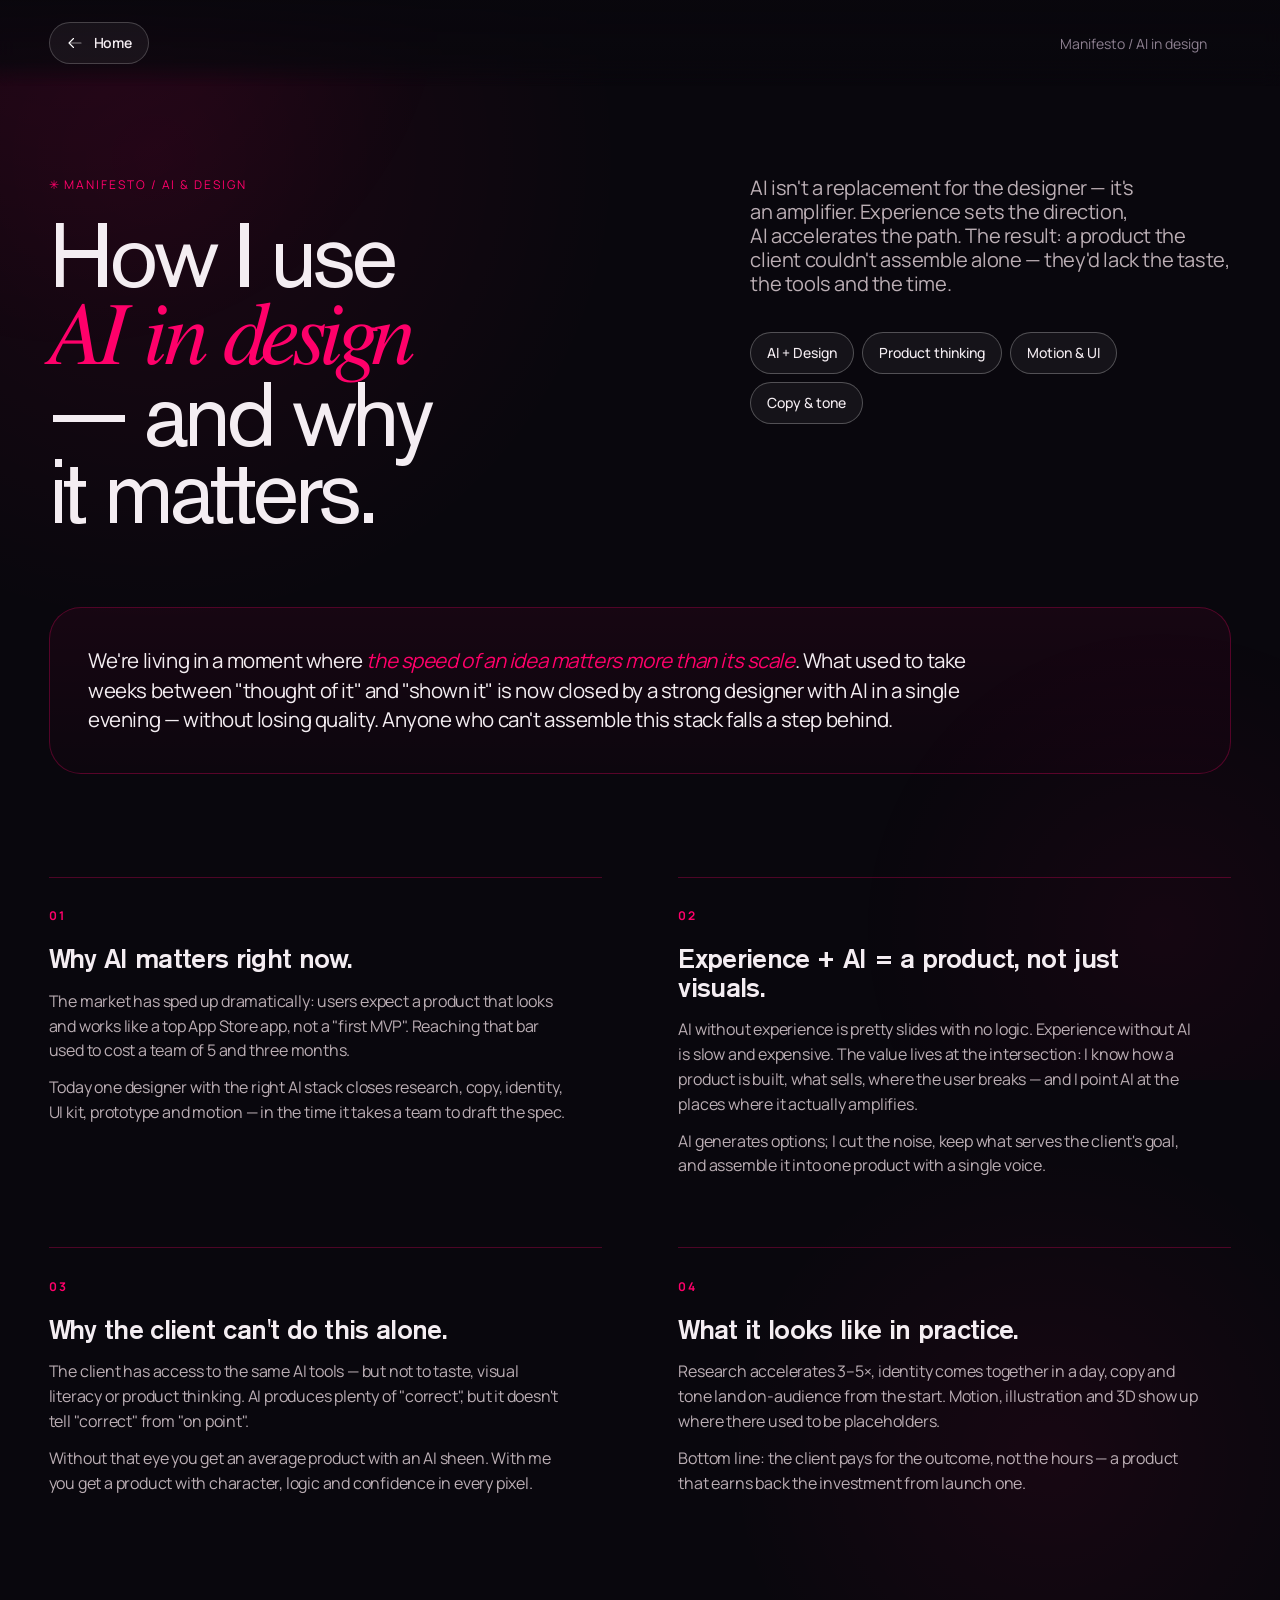
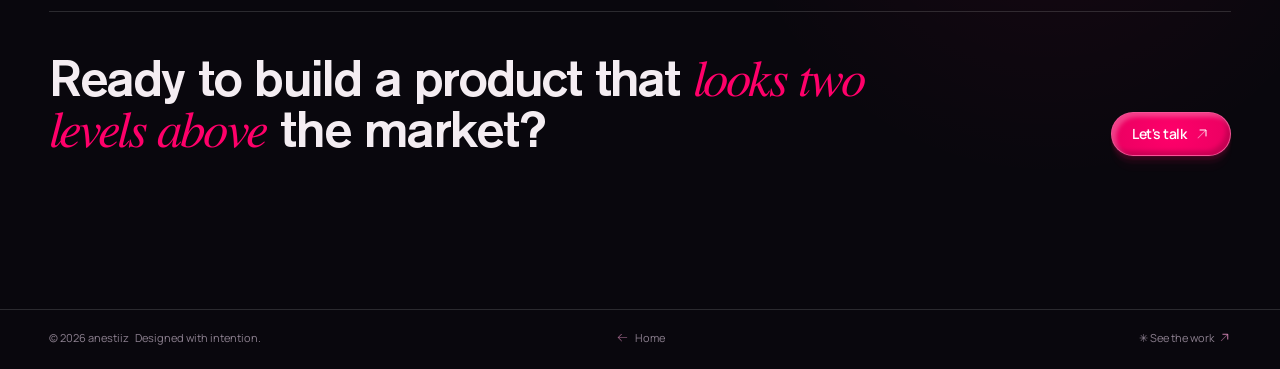
<file: ai.html>
<!doctype html>
<html lang="en">
<head>
  <meta charset="utf-8">
  <meta name="viewport" content="width=device-width,initial-scale=1">
  <title>How I use AI in design · anestiiz</title>
  <meta name="description" content="Why AI matters today and how a designer's judgment + AI deliver a product a client couldn't build alone.">
  <link rel="icon" type="image/png" href="assets/favicon/favicon.png"><link rel="apple-touch-icon" href="assets/favicon/favicon.png">
  <style>
    @font-face{font-family:"AkzidenzGroteskPro";src:url("assets/fonts/akzidenzgroteskpro-regular.ttf") format("truetype");font-weight:400;font-style:normal;font-display:swap}
    @font-face{font-family:"AkzidenzGroteskPro";src:url("assets/fonts/akzidenzgroteskpro-md.ttf") format("truetype");font-weight:500;font-style:normal;font-display:swap}
    @font-face{font-family:"AkzidenzGroteskPro";src:url("assets/fonts/akzidenzgroteskpro-bold.ttf") format("truetype");font-weight:700;font-style:normal;font-display:swap}
    @font-face{font-family:"FreeSerif";src:url("assets/fonts/FreeSerifItalic.ttf") format("truetype");font-weight:400;font-style:italic;font-display:swap}
    @font-face{font-family:"Manrope";src:url("assets/fonts/Manrope-Light.ttf") format("truetype");font-weight:300;font-style:normal;font-display:swap}
    @font-face{font-family:"Manrope";src:url("assets/fonts/Manrope-Regular.ttf") format("truetype");font-weight:400;font-style:normal;font-display:swap}
    @font-face{font-family:"Manrope";src:url("assets/fonts/Manrope-Medium.ttf") format("truetype");font-weight:500;font-style:normal;font-display:swap}
    @font-face{font-family:"Manrope";src:url("assets/fonts/Manrope-SemiBold.ttf") format("truetype");font-weight:600;font-style:normal;font-display:swap}
    @font-face{font-family:"Manrope";src:url("assets/fonts/Manrope-Bold.ttf") format("truetype");font-weight:700;font-style:normal;font-display:swap}

    :root{
      --bg:#09070d; --ink:#f4edf2; --muted:#bbaeb4; --soft:#8d8090;
      --line:rgba(255,255,255,.14); --pink:#ff006a; --pink-2:#d30058;
      --pad:clamp(20px,3.8vw,64px); --max:1680px;
      --case-accent:#ff006a; --case-surface:#1a0713; --case-line:rgba(255,0,106,.28);
      --pill-shadow:
        inset -4px -4px 4px rgba(0,0,0,.16),
        inset 4px 4px 4px rgba(255,255,255,.25),
        0 1px 1px rgba(255,0,106,.12),
        0 4px 2px rgba(255,0,106,.10),
        0 8px 2.5px rgba(255,0,106,.06),
        0 15px 3px rgba(255,0,106,.02);
      --pill-bg:radial-gradient(ellipse 110% 240% at 50% 50%, #ff006a 0%, #d30058 100%);
      --pill-border:1px solid rgba(255,255,255,.32);
    }
    *{box-sizing:border-box}
    html{scroll-behavior:smooth;background:radial-gradient(circle at 12% 8%, rgba(255,0,106,.08), transparent 22%), radial-gradient(circle at 82% 74%, rgba(255,0,106,.06), transparent 18%), var(--bg)}
    body{margin:0;color:var(--ink);font-family:"Manrope","Helvetica Neue",Helvetica,Arial,sans-serif;font-weight:400;-webkit-font-smoothing:antialiased;overflow-x:hidden;color-scheme:dark}
    body:before{content:"";position:fixed;inset:-20% -10%;pointer-events:none;background:radial-gradient(circle at 13% 12%, rgba(255,0,106,.07), transparent 22%), radial-gradient(circle at 84% 88%, rgba(255,0,106,.05), transparent 18%);z-index:-1}
    a{color:inherit;text-decoration:none}
    h1,h2,h3,h4{font-family:"AkzidenzGroteskPro","Helvetica Neue",Helvetica,Arial,sans-serif}
    h1 em,h2 em,h3 em,.pink,.accent-serif{font-family:"FreeSerif",Georgia,serif;font-style:italic;font-weight:400}
    .wrap{width:min(100%,var(--max));margin:auto;padding-inline:var(--pad)}
    html,body{width:100%;max-width:100%;overflow-x:clip}
    ::selection{background:var(--pink);color:#1b0610}

    header{position:sticky;top:0;z-index:60;background:linear-gradient(180deg, rgba(9,7,13,.96), rgba(9,7,13,.78) 72%, rgba(9,7,13,0));backdrop-filter:blur(10px)}
    .header-row{height:86px;display:grid;grid-template-columns:auto 1fr auto;align-items:center;gap:24px}
    .logo{font-size:24px;font-weight:700;letter-spacing:-.05em;display:inline-flex;align-items:center;gap:12px}
    .logo-text{line-height:1;color:var(--ink)}
    .logo-a{display:inline-block;height:22px;width:auto;filter:drop-shadow(0 0 8px rgba(255,0,106,.9)) drop-shadow(0 0 20px rgba(255,0,106,.72)) drop-shadow(0 0 48px rgba(255,0,106,.48)) drop-shadow(0 0 96px rgba(255,0,106,.28));transform:translateY(-1px)}
    .back-link{display:inline-flex;align-items:center;gap:10px;padding:10px 16px;border-radius:999px;border:1px solid rgba(255,255,255,.20);background:rgba(255,255,255,.05);font-size:14px;line-height:20px;font-weight:600;letter-spacing:-.02em;color:var(--ink);transition:.2s ease}
    .back-link:hover{background:rgba(255,255,255,.10);border-color:rgba(255,255,255,.34);transform:translateX(-2px)}
    .back-link .icon-arrow-left{opacity:1;width:18px;height:18px;filter:brightness(0) invert(1)}
    .icon-arrow-left{display:inline-block;width:18px;height:18px;object-fit:contain;vertical-align:-4px;flex:0 0 auto;filter:invert(98%) sepia(8%) saturate(530%) hue-rotate(283deg) brightness(102%) contrast(92%);opacity:.78}
    .header-right{justify-self:end;font-size:14px;color:var(--soft)}

    .case-hero{padding-top:clamp(48px,7vw,110px);padding-bottom:clamp(42px,5vw,74px)}
    .case-index{font-size:12px;letter-spacing:.16em;text-transform:uppercase;color:var(--case-accent);margin-bottom:24px}
    .case-head{display:grid;grid-template-columns:1.12fr .88fr;gap:clamp(42px,7vw,110px);align-items:start;margin-bottom:clamp(42px,6vw,84px)}
    .case-head h2{margin:0;font-size:clamp(62px,7vw,128px);line-height:.86;letter-spacing:-.05em;font-weight:400}
    .case-head h2 .pink{color:var(--case-accent)}
    .case-side{display:flex;flex-direction:column;align-items:flex-start;gap:24px}
    .case-lead{font-size:20px;line-height:24px;color:var(--muted);letter-spacing:-.02em;max-width:560px}
    .case-facts{margin-top:12px;display:flex;flex-wrap:wrap;gap:8px}
    .case-facts span{border:1px solid rgba(255,255,255,.26);border-radius:999px;padding:10px 16px;font-size:14px;line-height:20px;color:var(--ink);background:rgba(255,255,255,.05);font-weight:500}

    .case-manifesto{margin-top:clamp(32px,4vw,64px);padding:clamp(32px,3vw,42px) clamp(32px,3vw,42px);border:1px solid var(--case-line);border-radius:32px;background:linear-gradient(180deg, rgba(255,0,106,.06), rgba(255,0,106,.02))}
    .case-manifesto p{margin:0;color:var(--ink);font-size:clamp(18px,1.6vw,24px);line-height:1.45;letter-spacing:-.02em;max-width:920px}
    .case-manifesto p em{color:var(--case-accent)}

    .case-notes{counter-reset:note;margin-top:clamp(80px,8vw,124px);display:grid;grid-template-columns:1fr 1fr;column-gap:clamp(48px,6vw,96px);row-gap:clamp(48px,5.4vw,80px)}
    .case-notes > div{counter-increment:note;position:relative;padding-top:clamp(24px,2vw,32px);border-top:1px solid var(--case-line)}
    .case-notes > div::before{content:counter(note,decimal-leading-zero);display:inline-block;font-family:"Manrope",sans-serif;font-weight:700;font-size:12px;line-height:16px;letter-spacing:2px;color:var(--case-accent);margin-bottom:20px}
    .case-notes h3{margin:0 0 16px;font-size:clamp(24px,2.1vw,34px);line-height:1.06;letter-spacing:-.025em;font-weight:500;max-width:520px}
    .case-notes p{margin:0;color:var(--muted);font-family:"Manrope",sans-serif;font-size:16px;line-height:1.55;letter-spacing:-.2px;max-width:520px}
    .case-notes p + p{margin-top:12px}

    .case-cta{margin-top:clamp(80px,9vw,140px);padding-top:42px;border-top:1px solid var(--line);display:grid;grid-template-columns:1fr auto;gap:24px;align-items:end}
    .case-cta h3{margin:0;font-size:clamp(32px,4vw,66px);line-height:.94;letter-spacing:-.035em;font-weight:500;max-width:820px}
    .case-cta h3 em{color:var(--case-accent)}
    .case-cta .cta-btn{display:inline-flex;align-items:center;justify-content:center;gap:8px;padding:12px 20px;border-radius:999px;border:var(--pill-border);background:var(--pill-bg);box-shadow:var(--pill-shadow);color:#fff;font-family:"Manrope",sans-serif;font-size:14px;line-height:18px;font-weight:600;letter-spacing:-.5px;transition:transform .2s ease}
    .case-cta .cta-btn:hover{transform:translateY(-1px)}
    .icon-arrow-up{display:inline-block;width:1em;height:1em;object-fit:contain;vertical-align:-.13em;flex:0 0 auto}
    .icon-arrow-up.light{filter:invert(98%) sepia(8%) saturate(530%) hue-rotate(283deg) brightness(102%) contrast(92%)}
    .case-cta .cta-btn .icon-arrow-up{width:16px;height:16px;filter:brightness(0) invert(1)}

    footer{display:grid;grid-template-columns:1fr auto 1fr;gap:20px;align-items:center;padding:20px var(--pad) 24px;font-size:11px;border-top:1px solid var(--line);color:var(--soft);margin-top:clamp(64px,7vw,110px)}
    footer .top{justify-self:center;display:inline-flex;align-items:center;gap:6px}
    footer .top .icon-arrow-left{width:13px;height:13px;vertical-align:-2px}
    footer .ai{justify-self:end}
    footer .ai .icon-arrow-up{width:13px;height:13px;margin-left:2px;vertical-align:-2px}

    .reveal{opacity:0;transform:translateY(18px);transition:opacity .65s ease,transform .65s ease}
    .reveal.visible{opacity:1;transform:none}

    @media(max-width:1120px){.case-head{grid-template-columns:1fr}.case-side{align-items:flex-start}.case-notes{grid-template-columns:1fr;gap:32px}.case-cta{grid-template-columns:1fr}}
    @media(max-width:900px){.header-row{grid-template-columns:auto 1fr}.header-right{display:none}footer{grid-template-columns:1fr 1fr}footer .top{display:none}}
    @media(max-width:640px){
      .logo{font-size:20px;gap:8px}.logo-a{height:22px}.header-row{height:74px}
      .case-hero{padding-top:42px}.case-head h2{font-size:44px}.case-lead{font-size:17px}
      .case-cta h3{font-size:32px}
      .case-manifesto{padding:24px}
    }
  </style>
  <script defer src="assets/js/analytics.js"></script>
</head>
<body>
  <header>
    <div class="wrap header-row">
      <a class="back-link" href="index.html"><img class="icon-arrow-left" src="Icons/Arrow Left.svg" alt=""> Home</a>
      <div class="header-right">Manifesto / AI in design</div>
    </div>
  </header>

  <main>
    <section class="case-hero wrap">
      <div class="case-head reveal">
        <div>
          <div class="case-index">✳ Manifesto / AI &amp; design</div>
          <h2>How I&nbsp;use<br><span class="pink">AI in&nbsp;design</span><br>&mdash; and why it&nbsp;matters.</h2>
        </div>
        <div class="case-side">
          <div class="case-lead">AI&nbsp;isn't a&nbsp;replacement for the designer&nbsp;&mdash; it's an&nbsp;amplifier. Experience sets the direction, AI&nbsp;accelerates the path. The result: a&nbsp;product the client couldn't assemble alone&nbsp;&mdash; they'd lack the taste, the tools and the time.</div>
          <div class="case-facts"><span>AI + Design</span><span>Product thinking</span><span>Motion & UI</span><span>Copy & tone</span></div>
        </div>
      </div>

      <div class="case-manifesto reveal">
        <p>We're living in a moment where <em>the speed of an idea matters more than its scale</em>. What used to take weeks between "thought of it" and "shown it" is now closed by a strong designer with AI in a single evening&nbsp;&mdash; without losing quality. Anyone who can't assemble this stack falls a step behind.</p>
      </div>

      <div class="case-notes reveal">
        <div>
          <h3>Why AI matters right now.</h3>
          <p>The market has sped up dramatically: users expect a product that looks and works like a top App Store app, not a "first MVP". Reaching that bar used to cost a team of 5 and three months.</p>
          <p>Today one designer with the right AI stack closes research, copy, identity, UI kit, prototype and motion&nbsp;&mdash; in the time it takes a team to draft the spec.</p>
        </div>
        <div>
          <h3>Experience + AI = a product, not just visuals.</h3>
          <p>AI without experience is pretty slides with no logic. Experience without AI is slow and expensive. The value lives at the intersection: I&nbsp;know how a product is built, what sells, where the user breaks&nbsp;&mdash; and I&nbsp;point AI at the places where it actually amplifies.</p>
          <p>AI generates options; I&nbsp;cut the noise, keep what serves the client's goal, and assemble it into one product with a single voice.</p>
        </div>
        <div>
          <h3>Why the client can't do this alone.</h3>
          <p>The client has access to the same AI tools&nbsp;&mdash; but not to taste, visual literacy or product thinking. AI produces plenty of "correct", but it doesn't tell "correct" from "on point".</p>
          <p>Without that eye you get an average product with an AI sheen. With me you get a product with character, logic and confidence in every pixel.</p>
        </div>
        <div>
          <h3>What it looks like in practice.</h3>
          <p>Research accelerates 3&ndash;5&times;, identity comes together in a day, copy and tone land on-audience from the start. Motion, illustration and 3D show up where there used to be placeholders.</p>
          <p>Bottom line: the client pays for the outcome, not the hours&nbsp;&mdash; a product that earns back the investment from launch one.</p>
        </div>
      </div>

      <div class="case-cta reveal">
        <h3>Ready to build a product that <em>looks two levels above</em> the market?</h3>
        <a class="cta-btn" href="brief.html">Let's talk <img class="icon-arrow-up light" src="Icons/Arrow Right Up.svg" alt=""></a>
      </div>
    </section>
  </main>

  <footer>
    <div>© 2026 anestiiz &nbsp; Designed with intention.</div>
    <a class="top" href="index.html"><img class="icon-arrow-left" src="Icons/Arrow Left.svg" alt=""> Home</a>
    <a class="ai" href="ai-creative.html">✳ See the work <img class="icon-arrow-up light" src="Icons/Arrow Right Up.svg" alt=""></a>
  </footer>

  <script>
    const revealObserver = new IntersectionObserver(entries => {
      entries.forEach(entry => { if (entry.isIntersecting) entry.target.classList.add('visible'); });
    }, {threshold:0, rootMargin:'0px 0px -8% 0px'});
    document.querySelectorAll('.reveal').forEach(el => revealObserver.observe(el));
  </script>
</body>
</html>
</file>
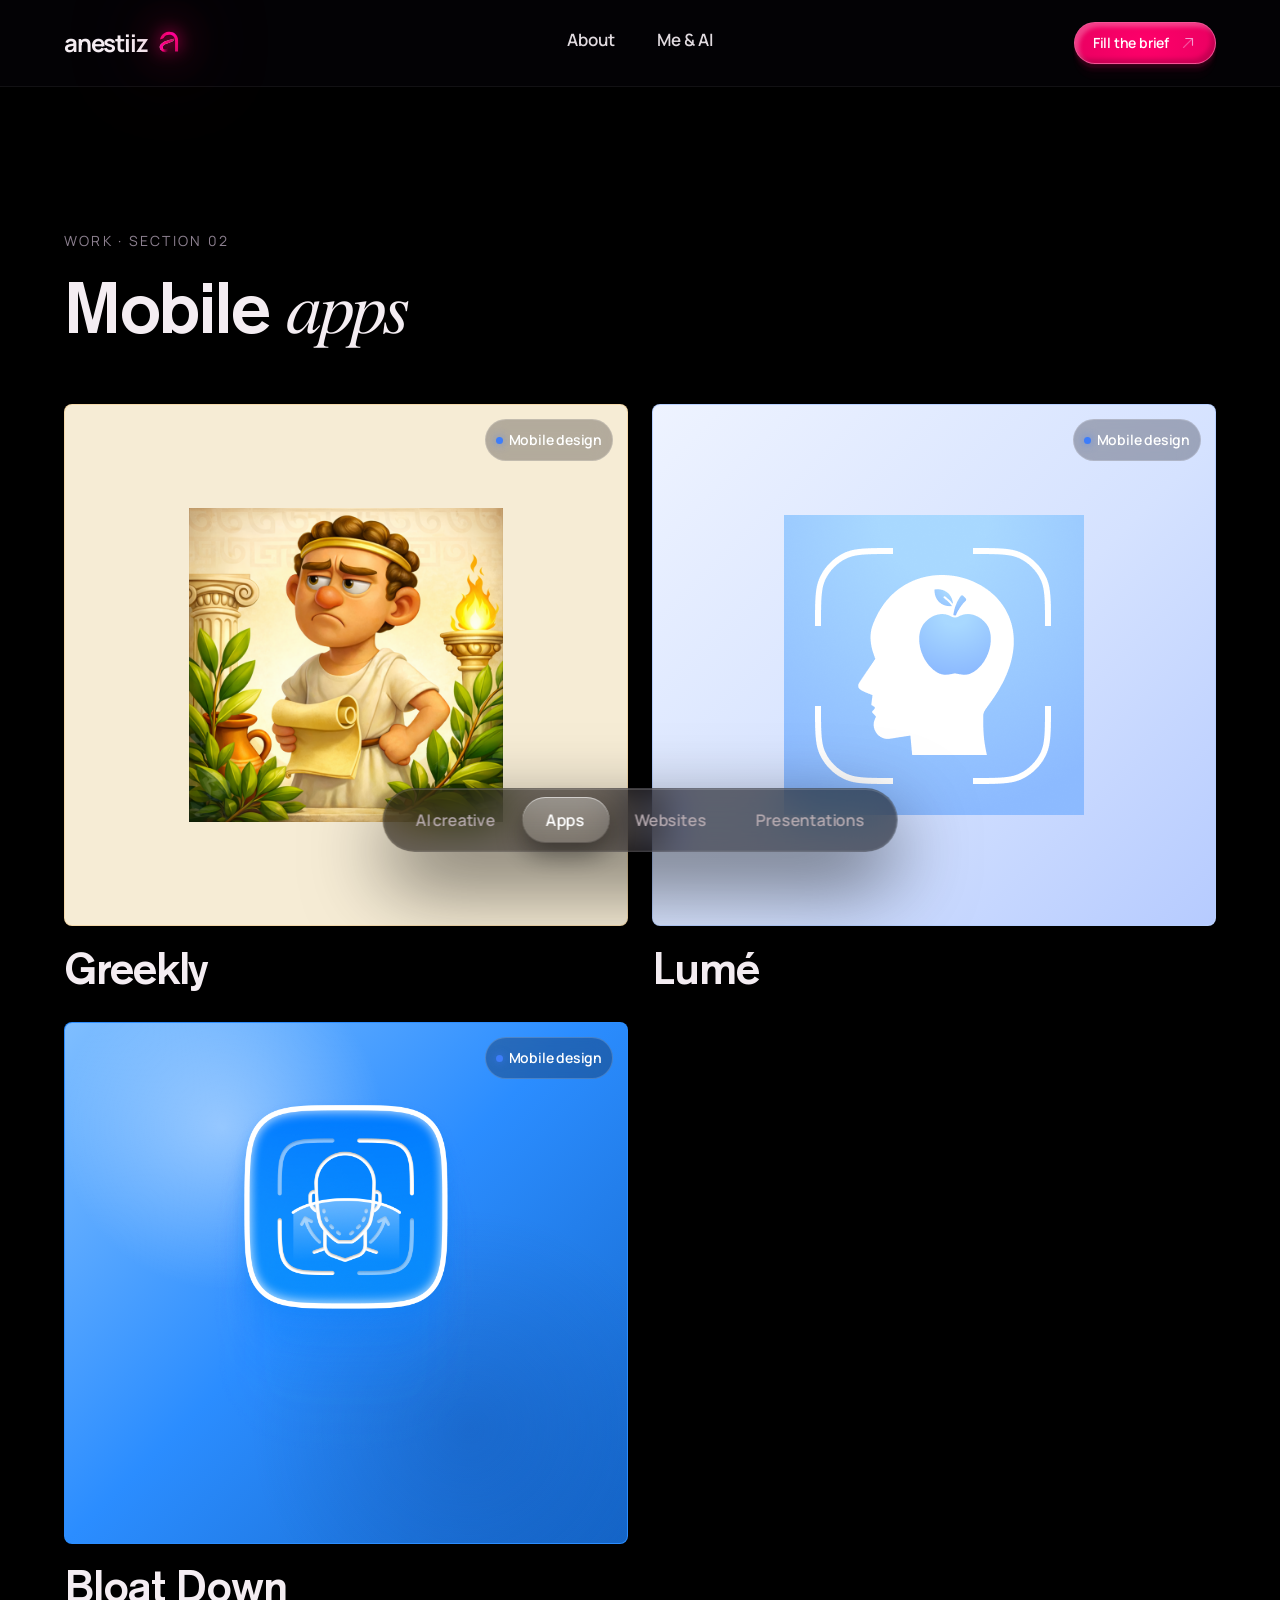
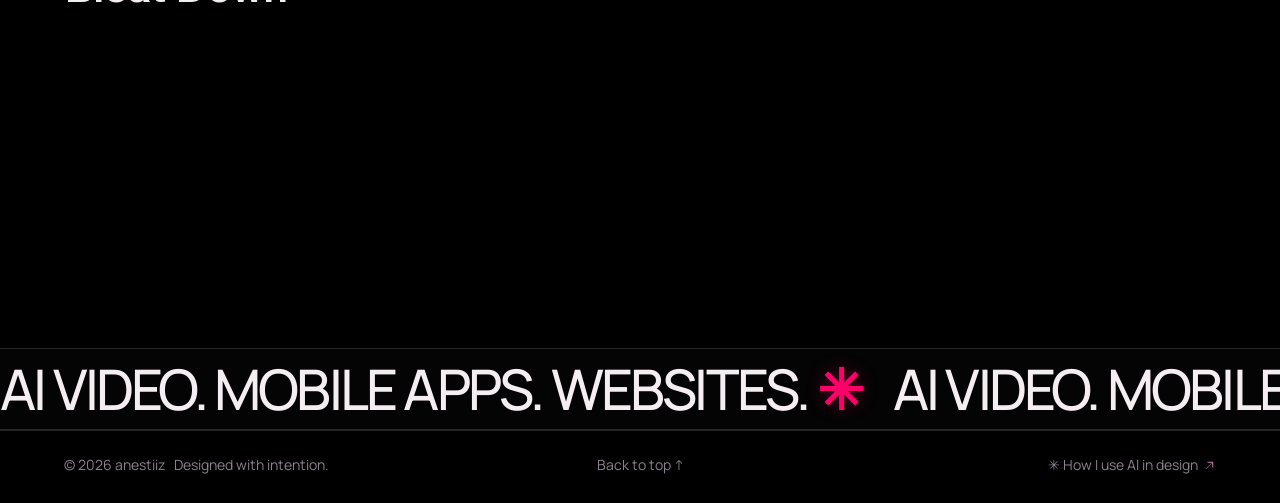
<file: apps.html>
<!doctype html>
<html lang="en">
<head>
  <meta charset="utf-8">
  <meta name="viewport" content="width=device-width,initial-scale=1">
  <title>Mobile apps — anestiiz</title>
  <meta name="description" content="Mobile apps: Greekly, Lumé, Bloat Down — UX/UI cases by anestiiz.">
  <link rel="icon" type="image/png" href="assets/favicon/favicon.png">
  <link rel="apple-touch-icon" href="assets/favicon/favicon.png">
  <link rel="stylesheet" href="assets/css/site.css">
  <script defer src="assets/js/analytics.js"></script>
</head>
<body>
  <header>
    <div class="wrap header-row">
      <a class="logo" href="index.html"><span class="logo-text">anestiiz</span><img class="logo-a" src="assets/anestiiz-mark.svg" alt=""></a>
      <nav aria-label="Primary">
        <a href="index.html#about" data-nav="about">About</a>
        <a href="ai.html" data-nav="ai-page">Me & AI</a>
      </nav>
      <div class="header-right">
        <a class="talk-link" href="brief.html">Fill the brief <img class='icon-arrow-up light' src='Icons/Arrow Right Up.svg' alt=''></a>
        <button class="hamburger" type="button" aria-label="Menu" aria-expanded="false" aria-controls="mobileDrawer"><span></span><span></span></button>
      </div>
    </div>
  </header>

  <div class="drawer" id="mobileDrawer" hidden>
    <div class="drawer-scrim" data-drawer-close></div>
    <aside class="drawer-panel" role="dialog" aria-modal="true" aria-label="Menu">
      <button class="drawer-close" type="button" aria-label="Close menu" data-drawer-close>×</button>
      <div class="drawer-group-label">Work</div>
      <a href="ai-creative.html" data-drawer-link>AI creative</a>
      <a href="apps.html" data-drawer-link>Apps</a>
      <a href="websites.html" data-drawer-link>Websites</a>
      <a href="presentations.html" data-drawer-link>Presentations</a>
      <div class="drawer-group-label">More</div>
      <a href="index.html#about" data-drawer-link>About</a>
      <a href="brief.html" data-drawer-link>Fill the brief</a>
      <a href="ai.html" class="drawer-ai" data-drawer-link><span>✳</span>How I use AI in design</a>
    </aside>
  </div>

  <main id="top">
    <section class="wrap" style="padding-top:140px;padding-bottom:56px">
      <div class="reveal">
        <div class="hero-menu-eyebrow" style="margin-bottom:16px">Work · Section 02</div>
        <h1 style="margin:0">Mobile <em>apps</em></h1>
      </div>
    </section>

    <section class="wrap projects-section" style="padding-top:0;padding-bottom:220px">
      <div class="projects">
        <article class="project reveal" data-type="mobile">
          <a class="project-card" href="greekly.html" aria-label="Open case: Greekly">
            <div class="media project-slot greekly-card-fixed">
              <span class="project-badge badge-mobile">Mobile design</span>
              <div class="greekly-card-shot"><img src="assets/greekly/Logo.png" alt="Greekly app icon"></div>
            </div>
          </a>
          <div class="meta"><div><div class="meta-title">Greekly</div><div class="meta-sub">Mobile UX/UI · EdTech · Product storytelling</div></div><div class="meta-num">01</div></div>
        </article>

        <article class="project reveal" data-type="mobile">
          <a class="project-card" href="lume.html" aria-label="Open case: Lumé">
            <div class="media project-slot lume-card-fixed">
              <span class="project-badge badge-mobile">Mobile design</span>
              <div class="lume-card-shot"><img src="assets/lume/Logo.png" alt="Lumé app icon"></div>
            </div>
          </a>
          <div class="meta"><div><div class="meta-title">Lumé</div><div class="meta-sub">Mobile UX/UI · AI product · Health & beauty</div></div><div class="meta-num">02</div></div>
        </article>

        <article class="project reveal" data-type="mobile">
          <a class="project-card" href="bloat-down.html" aria-label="Open case: Bloat Down">
            <div class="media project-slot bloat-card-fixed">
              <span class="project-badge badge-mobile">Mobile design</span>
              <div class="bloat-card-shot"><img src="assets/bloat-down/Logo.png" alt="Bloat Down app icon"></div>
            </div>
          </a>
          <div class="meta"><div><div class="meta-title">Bloat Down</div><div class="meta-sub">Mobile UX/UI · Health app · Habit tracking</div></div><div class="meta-num">03</div></div>
        </article>
      </div>
    </section>

    <div class="marquee" aria-hidden="true">
      <div class="track">
        <span>AI VIDEO. MOBILE APPS. WEBSITES. <b>✳</b></span>
        <span>AI VIDEO. MOBILE APPS. WEBSITES. <b>✳</b></span>
        <span>AI VIDEO. MOBILE APPS. WEBSITES. <b>✳</b></span>
        <span>AI VIDEO. MOBILE APPS. WEBSITES. <b>✳</b></span>
      </div>
    </div>
  </main>

  <nav class="tabs-nav is-visible" aria-label="Work sections">
    <a href="ai-creative.html"><span class="lbl">AI creative</span></a>
    <a href="apps.html" class="active"><span class="lbl">Apps</span></a>
    <a href="websites.html"><span class="lbl">Websites</span></a>
    <a href="presentations.html"><span class="lbl">Presentations</span></a>
    <span class="tabs-pill" aria-hidden="true"></span>
  </nav>

  <footer>
    <div>© 2026 anestiiz &nbsp; Designed with intention.</div>
    <a class="top" href="#top">Back to top ↑</a>
    <a class="ai" href="ai.html">✳ How I use AI in design <img class="icon-arrow-up light" src="Icons/Arrow Right Up.svg" alt=""></a>
  </footer>

  <script>
    const revealObserver = new IntersectionObserver(entries => {
      entries.forEach(entry => { if (entry.isIntersecting) { entry.target.classList.add('visible'); revealObserver.unobserve(entry.target); } });
    }, { threshold: 0, rootMargin: '0px 0px -8% 0px' });
    document.querySelectorAll('.reveal').forEach(el => revealObserver.observe(el));

    const posTabsPill = () => {
      const bar = document.querySelector('.tabs-nav');
      if (!bar) return;
      const pill = bar.querySelector('.tabs-pill');
      const active = bar.querySelector('a.active');
      if (!pill || !active) return;
      const nav = bar.getBoundingClientRect();
      const r = active.getBoundingClientRect();
      const pad = parseFloat(getComputedStyle(bar).paddingLeft) || 8;
      pill.style.width = r.width + 'px';
      pill.style.transform = 'translateX(' + (r.left - nav.left - pad) + 'px)';
    };
    posTabsPill();
    window.addEventListener('load', () => setTimeout(posTabsPill, 60));
    window.addEventListener('resize', posTabsPill);

    document.querySelectorAll('a.project-card[href="#"]').forEach(link => link.addEventListener('click', e => e.preventDefault()));

    const drawer = document.getElementById('mobileDrawer');
    const hamburger = document.querySelector('.hamburger');
    if (drawer && hamburger) {
      const openDrawer = () => {
        drawer.hidden = false;
        requestAnimationFrame(() => drawer.classList.add('is-open'));
        hamburger.classList.add('is-open');
        hamburger.setAttribute('aria-expanded', 'true');
        document.body.classList.add('is-drawer-open');
      };
      const closeDrawer = () => {
        drawer.classList.remove('is-open');
        hamburger.classList.remove('is-open');
        hamburger.setAttribute('aria-expanded', 'false');
        document.body.classList.remove('is-drawer-open');
        setTimeout(() => { drawer.hidden = true; }, 350);
      };
      hamburger.addEventListener('click', () => {
        if (drawer.classList.contains('is-open')) closeDrawer();
        else openDrawer();
      });
      drawer.querySelectorAll('[data-drawer-close]').forEach(el => el.addEventListener('click', closeDrawer));
      drawer.querySelectorAll('[data-drawer-link]').forEach(a => a.addEventListener('click', closeDrawer));
      document.addEventListener('keydown', e => { if (e.key === 'Escape' && drawer.classList.contains('is-open')) closeDrawer(); });
    }
  </script>
</body>
</html>
</file>
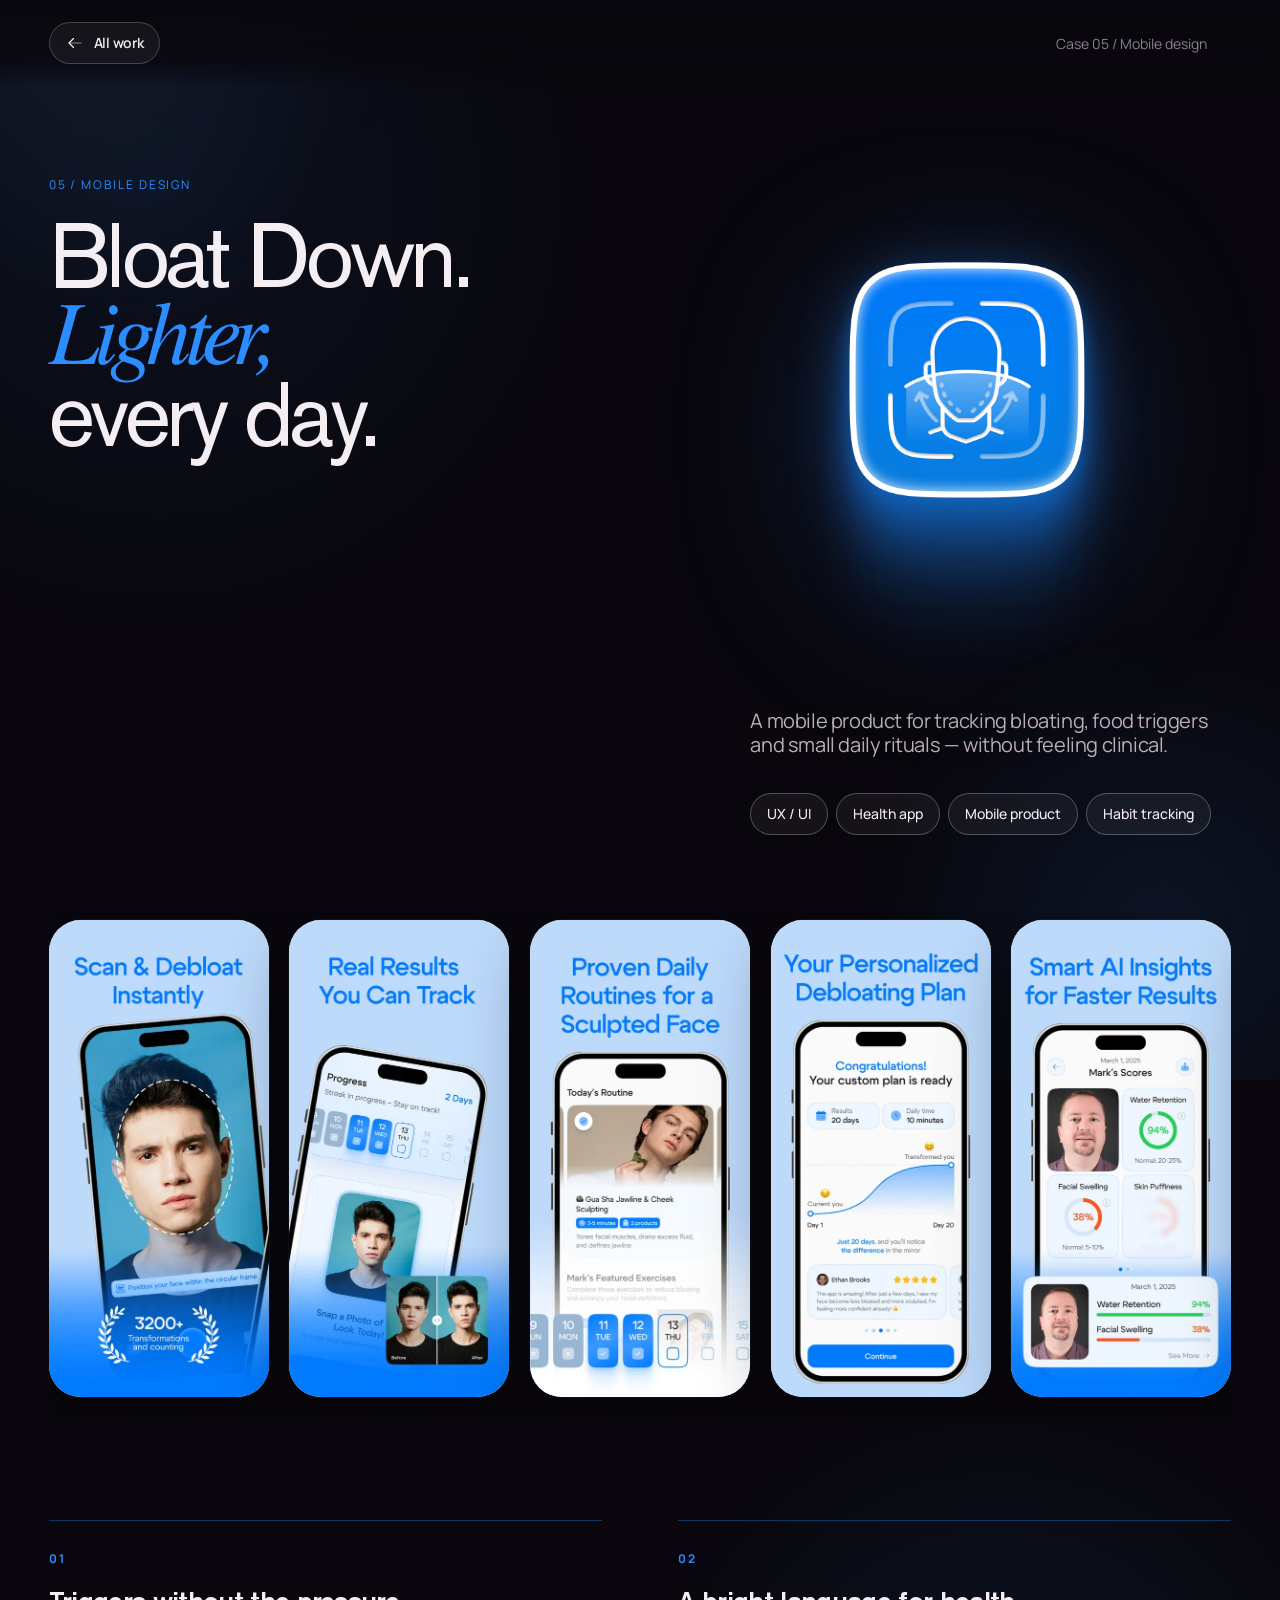
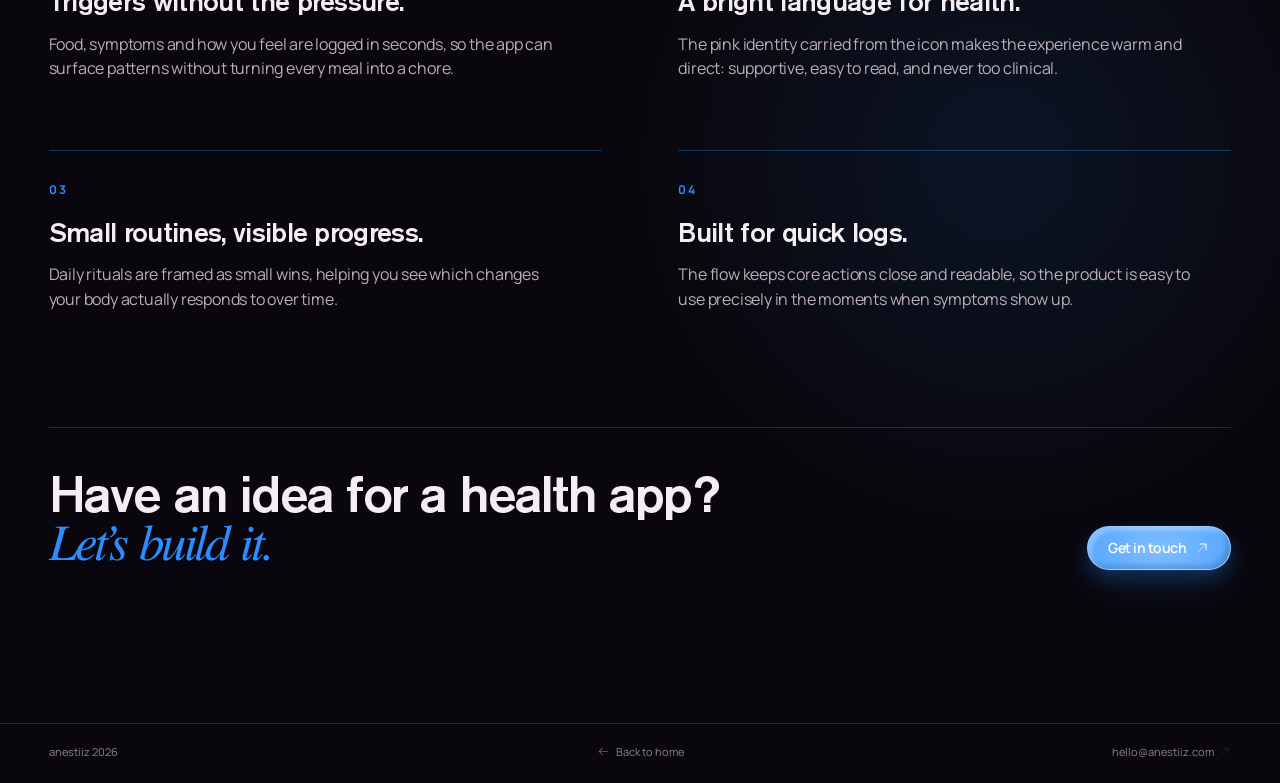
<file: bloat-down.html>
<!doctype html>
<html lang="en">
<head>
  <meta charset="utf-8">
  <meta name="viewport" content="width=device-width,initial-scale=1">
  <title>Bloat Down — Digestive health companion · anestiiz</title>
  <meta name="description" content="Bloat Down mobile app case study — digestive health tracking with a bright, supportive app identity.">
  <link rel="icon" type="image/png" href="assets/favicon/favicon.png"><link rel="apple-touch-icon" href="assets/favicon/favicon.png">
  <style>
    @font-face{font-family:"AkzidenzGroteskPro";src:url("assets/fonts/akzidenzgroteskpro-regular.ttf") format("truetype");font-weight:400;font-style:normal;font-display:swap}
    @font-face{font-family:"AkzidenzGroteskPro";src:url("assets/fonts/akzidenzgroteskpro-md.ttf") format("truetype");font-weight:500;font-style:normal;font-display:swap}
    @font-face{font-family:"AkzidenzGroteskPro";src:url("assets/fonts/akzidenzgroteskpro-bold.ttf") format("truetype");font-weight:700;font-style:normal;font-display:swap}
    @font-face{font-family:"FreeSerif";src:url("assets/fonts/FreeSerifItalic.ttf") format("truetype");font-weight:400;font-style:italic;font-display:swap}
    @font-face{font-family:"Manrope";src:url("assets/fonts/Manrope-Regular.ttf") format("truetype");font-weight:400;font-style:normal;font-display:swap}
    @font-face{font-family:"Manrope";src:url("assets/fonts/Manrope-Medium.ttf") format("truetype");font-weight:500;font-style:normal;font-display:swap}
    @font-face{font-family:"Manrope";src:url("assets/fonts/Manrope-SemiBold.ttf") format("truetype");font-weight:600;font-style:normal;font-display:swap}
    @font-face{font-family:"Manrope";src:url("assets/fonts/Manrope-Bold.ttf") format("truetype");font-weight:700;font-style:normal;font-display:swap}

    :root{
      --bg:#09070d; --ink:#f4edf2; --muted:#bbaeb4; --soft:#8d8090;
      --line:rgba(255,255,255,.14); --pink:#ff006a;
      --pad:clamp(20px,3.8vw,64px); --max:1680px;
      --case-accent:#2b8dff; --case-accent-2:#7fbeff; --case-surface:#e0efff; --case-line:rgba(43,141,255,.34);
    }
    *{box-sizing:border-box}
    html{scroll-behavior:smooth;background:radial-gradient(circle at 12% 8%, rgba(43,141,255,.08), transparent 18%), radial-gradient(circle at 78% 74%, rgba(43,141,255,.10), transparent 18%), var(--bg)}
    body{margin:0;color:var(--ink);font-family:"Manrope","Helvetica Neue",Helvetica,Arial,sans-serif;font-weight:400;-webkit-font-smoothing:antialiased;overflow-x:hidden;color-scheme:dark}
    body:before{content:"";position:fixed;inset:-20% -10%;pointer-events:none;background:radial-gradient(circle at 13% 12%, rgba(127,190,255,.08), transparent 20%), radial-gradient(circle at 84% 88%, rgba(43,141,255,.10), transparent 18%);z-index:-1}
    a{color:inherit;text-decoration:none}
    h1,h2,h3,h4,.case-head h2,.case-notes h3{font-family:"AkzidenzGroteskPro","Helvetica Neue",Helvetica,Arial,sans-serif}
    h1 em,h2 em,h3 em,.pink-serif,.accent-serif{font-family:"FreeSerif",Georgia,serif;font-style:italic;font-weight:400}
    .wrap{width:min(100%,var(--max));margin:auto;padding-inline:var(--pad)}
    html,body{width:100%;max-width:100%;overflow-x:clip}
    ::selection{background:var(--case-accent);color:#fff}

    header{position:sticky;top:0;z-index:60;background:linear-gradient(180deg, rgba(9,7,13,.96), rgba(9,7,13,.78) 72%, rgba(9,7,13,0));backdrop-filter:blur(10px)}
    .header-row{height:86px;display:grid;grid-template-columns:auto 1fr auto;align-items:center;gap:24px}
    .logo{font-size:24px;font-weight:700;letter-spacing:-.05em;display:inline-flex;align-items:center;gap:12px}
    .logo-text{line-height:1;color:var(--ink)}
    .logo-a{display:inline-block;height:22px;width:auto;filter:drop-shadow(0 0 8px rgba(255,0,106,.9)) drop-shadow(0 0 20px rgba(255,0,106,.72)) drop-shadow(0 0 48px rgba(255,0,106,.48)) drop-shadow(0 0 96px rgba(255,0,106,.28));transform:translateY(-1px)}
    .back-link{display:inline-flex;align-items:center;gap:10px;padding:10px 16px;border-radius:999px;border:1px solid rgba(255,255,255,.20);background:rgba(255,255,255,.05);font-size:14px;line-height:20px;font-weight:600;letter-spacing:-.02em;color:var(--ink);transition:.2s ease}
    .back-link:hover{background:rgba(255,255,255,.10);border-color:rgba(255,255,255,.34);transform:translateX(-2px)}
    .back-link .icon-arrow-left{opacity:1;width:18px;height:18px;filter:brightness(0) invert(1)}
    .header-right{justify-self:end;font-size:14px;color:var(--soft)}
    .icon-arrow-left{display:inline-block;width:18px;height:18px;object-fit:contain;vertical-align:-4px;flex:0 0 auto;filter:invert(98%) sepia(8%) saturate(530%) hue-rotate(283deg) brightness(102%) contrast(92%);opacity:.78}

    .case-hero{padding-top:clamp(48px,7vw,110px);padding-bottom:clamp(42px,5vw,74px)}
    .case-index{font-size:12px;letter-spacing:.16em;text-transform:uppercase;color:var(--case-accent);margin-bottom:24px}
    .case-head{display:grid;grid-template-columns:1.12fr .88fr;gap:clamp(42px,7vw,110px);align-items:start;margin-bottom:clamp(42px,6vw,84px)}
    .case-head h2{margin:0;font-size:clamp(62px,7vw,128px);line-height:.86;letter-spacing:-.05em;font-weight:400}
    .case-head h2 .pink-serif{color:var(--case-accent)}
    .case-side{display:flex;flex-direction:column;align-items:flex-start;gap:24px}
    .case-logo{width:min(480px,90%);aspect-ratio:1/1;display:block;object-fit:contain;margin-top:clamp(40px,6vw,110px);filter:drop-shadow(0 12px 28px rgba(43,141,255,.35)) drop-shadow(0 32px 80px rgba(43,141,255,.28))}
    .case-lead{font-size:20px;line-height:24px;color:var(--muted);letter-spacing:-.02em;max-width:560px}
    .case-facts{margin-top:12px;display:flex;flex-wrap:wrap;gap:8px}
    .case-facts span{border:1px solid rgba(255,255,255,.26);border-radius:999px;padding:10px 16px;font-size:14px;line-height:20px;color:var(--ink);background:rgba(255,255,255,.05);font-weight:500}

    .sequence{--gs-gap:clamp(16px,1.6vw,24px);width:100%;margin:0;display:flex;flex-direction:row;justify-content:flex-start;align-items:flex-start;gap:var(--gs-gap);background:transparent;padding:8px 0 20px;overflow-x:auto;overflow-y:hidden;scrollbar-width:thin;scroll-snap-type:x mandatory;-webkit-overflow-scrolling:touch}
    .sequence img{flex:0 0 calc((100% - var(--gs-gap) * 4) / 5);min-width:0;display:block;width:100%;height:auto;object-fit:contain;border-radius:32px;background:var(--case-surface);box-shadow:0 26px 70px rgba(0,0,0,.34), 0 0 0 1px rgba(255,255,255,.05);scroll-snap-align:start}

    .case-notes{counter-reset:note;margin-top:clamp(80px,8vw,124px);display:grid;grid-template-columns:1fr 1fr;column-gap:clamp(48px,6vw,96px);row-gap:clamp(48px,5.4vw,80px)}
    .case-notes > div{counter-increment:note;position:relative;padding-top:clamp(24px,2vw,32px);border-top:1px solid var(--case-line)}
    .case-notes > div::before{content:counter(note,decimal-leading-zero);display:inline-block;font-family:"Manrope",sans-serif;font-weight:700;font-size:12px;line-height:16px;letter-spacing:2px;color:var(--case-accent);margin-bottom:20px}
    .case-notes h3{margin:0 0 16px;font-size:clamp(24px,2.1vw,34px);line-height:1.06;letter-spacing:-.025em;font-weight:500;max-width:520px}
    .case-notes p{margin:0;color:var(--muted);font-family:"Manrope",sans-serif;font-size:16px;line-height:1.55;letter-spacing:-.2px;max-width:520px}

    .case-cta{margin-top:clamp(80px,9vw,140px);padding-top:42px;border-top:1px solid var(--line);display:grid;grid-template-columns:1fr auto;gap:24px;align-items:end}
    .case-cta h3{margin:0;font-size:clamp(32px,4vw,66px);line-height:.94;letter-spacing:-.035em;font-weight:500;max-width:820px}
    .case-cta h3 em{color:var(--case-accent)}
    .case-cta .cta-btn{display:inline-flex;align-items:center;justify-content:center;gap:8px;padding:12px 20px;border-radius:999px;border:1px solid rgba(255,255,255,.36);background:radial-gradient(ellipse 110% 240% at 50% 50%, #7fbeff 0%, var(--case-accent) 100%);box-shadow:inset -4px -4px 4px rgba(0,0,0,.14), inset 4px 4px 4px rgba(255,255,255,.28), 0 1px 1px rgba(43,141,255,.16), 0 8px 18px rgba(43,141,255,.22), 0 16px 34px rgba(43,141,255,.13);color:#fff;font-family:"Manrope",sans-serif;font-size:14px;line-height:18px;font-weight:600;letter-spacing:-.5px;transition:transform .2s ease}
    .icon-arrow-up{display:inline-block;width:1em;height:1em;object-fit:contain;vertical-align:-.13em;flex:0 0 auto}
    .case-cta .cta-btn .icon-arrow-up{width:16px;height:16px;filter:brightness(0) invert(1)}
    .case-cta .cta-btn:hover{transform:translateY(-1px)}

    footer{display:grid;grid-template-columns:1fr auto 1fr;gap:20px;align-items:center;padding:20px var(--pad) 24px;font-size:11px;border-top:1px solid var(--line);color:var(--soft);margin-top:clamp(64px,7vw,110px)}
    footer .top{justify-self:center;display:inline-flex;align-items:center;gap:6px}
    footer .top .icon-arrow-left{width:13px;height:13px;vertical-align:-2px}
    footer .ai{justify-self:end}
    footer .ai .icon-arrow-up{width:13px;height:13px;margin-left:2px;vertical-align:-2px}

    .reveal{opacity:0;transform:translateY(18px);transition:opacity .65s ease,transform .65s ease}
    .reveal.visible{opacity:1;transform:none}

    @media(max-width:1120px){.case-head{grid-template-columns:1fr}.case-side{align-items:flex-start}.case-logo{width:240px}.case-notes{grid-template-columns:1fr;gap:32px}.case-cta{grid-template-columns:1fr}}
    @media(max-width:900px){.header-row{grid-template-columns:auto 1fr}.header-right{display:none}footer{grid-template-columns:1fr 1fr}footer .top{display:none}}
    @media(max-width:640px){
      .logo{font-size:20px;gap:8px}.logo-a{height:22px}.header-row{height:74px}
      .case-hero{padding-top:42px}.case-head h2{font-size:52px}.case-lead{font-size:17px}
      .case-logo{width:180px}
      .sequence{--gs-gap:12px;padding:6px 0 16px}
      .sequence img{flex:0 0 78%;border-radius:24px}
      .case-cta h3{font-size:34px}
    }

    html[lang="ru"] .case-head h2{font-size:clamp(52px,6.5vw,104px)}
    html[lang="ru"] .case-cta h3{font-size:clamp(28px,3.4vw,56px)}
    @media(max-width:640px){html[lang="ru"] .case-head h2{font-size:44px}}
  </style>
  <script defer src="assets/js/analytics.js"></script>
</head>
<body>
  <header>
    <div class="wrap header-row">
      <a class="back-link" href="index.html"><img class='icon-arrow-left' src='Icons/Arrow Left.svg' alt=''> All work</a>
      <div class="header-right">Case 05 / Mobile design</div>
    </div>
  </header>

  <main>
    <section class="case-hero wrap">
      <div class="case-head reveal">
        <div>
          <div class="case-index">05 / Mobile design</div>
          <h2>Bloat Down.<br><span class='pink-serif'>Lighter,</span><br>every day.</h2>
        </div>
        <div class="case-side">
          <img class="case-logo" src="assets/bloat-down/Logo.png" alt="Bloat Down app icon">
          <div class="case-lead">A mobile product for tracking bloating, food triggers and small daily rituals &mdash; without feeling clinical.</div>
          <div class="case-facts"><span>UX / UI</span><span>Health app</span><span>Mobile product</span><span>Habit tracking</span></div>
        </div>
      </div>

      <div class="sequence reveal" aria-label="Bloat Down project screens">
        <img src="assets/bloat-down/1.webp" alt="Bloat Down screen 1">
        <img src="assets/bloat-down/2.webp" alt="Bloat Down screen 2">
        <img src="assets/bloat-down/3.webp" alt="Bloat Down screen 3">
        <img src="assets/bloat-down/4.webp" alt="Bloat Down screen 4">
        <img src="assets/bloat-down/5.webp" alt="Bloat Down screen 5">
        <img src="assets/bloat-down/6.webp" alt="Bloat Down screen 6">
        <img src="assets/bloat-down/7.webp" alt="Bloat Down screen 7">
      </div>

      <div class="case-notes reveal">
        <div>
          <h3>Triggers without the pressure.</h3>
          <p>Food, symptoms and how you feel are logged in seconds, so the app can surface patterns without turning every meal into a chore.</p>
        </div>
        <div>
          <h3>A bright language for health.</h3>
          <p>The pink identity carried from the icon makes the experience warm and direct: supportive, easy to read, and never too clinical.</p>
        </div>
        <div>
          <h3>Small routines, visible progress.</h3>
          <p>Daily rituals are framed as small wins, helping you see which changes your body actually responds to over time.</p>
        </div>
        <div>
          <h3>Built for quick logs.</h3>
          <p>The flow keeps core actions close and readable, so the product is easy to use precisely in the moments when symptoms show up.</p>
        </div>
      </div>

      <div class="case-cta reveal">
        <h3>Have an idea for a health app?<br><em>Let&rsquo;s build it.</em></h3>
        <a class="cta-btn" href="mailto:hello@anestiiz.com">Get in touch <img class='icon-arrow-up' src='Icons/Arrow Right Up.svg' alt=''></a>
      </div>
    </section>
  </main>

  <footer>
    <div>anestiiz 2026</div>
    <a class="top" href="index.html"><img class="icon-arrow-left" src="Icons/Arrow Left.svg" alt=""> Back to home</a>
    <a class="ai" href="mailto:hello@anestiiz.com">hello@anestiiz.com <img class="icon-arrow-up" src="Icons/Arrow Right Up.svg" alt=""></a>
  </footer>

  <script>
    const langButtons = document.querySelectorAll('[data-lang]');
    function applyLang(lang){
      document.documentElement.lang = lang;
      document.querySelectorAll('[data-en][data-ru]').forEach(el => { el.innerHTML = el.dataset[lang]; });
      langButtons.forEach(btn => btn.classList.toggle('active', btn.dataset.lang === lang));
      localStorage.setItem('anestiiz-lang', lang);
    }
    const savedLang = localStorage.getItem('anestiiz-lang') || 'en';
    applyLang(savedLang);
    langButtons.forEach(btn => btn.addEventListener('click', () => applyLang(btn.dataset.lang)));

    const observer = new IntersectionObserver(entries => {
      entries.forEach(entry => {
        if(entry.isIntersecting){
          entry.target.classList.add('visible');
          observer.unobserve(entry.target);
        }
      });
    }, {threshold:.12});
    document.querySelectorAll('.reveal').forEach(el => observer.observe(el));
  </script>
</body>
</html>
</file>
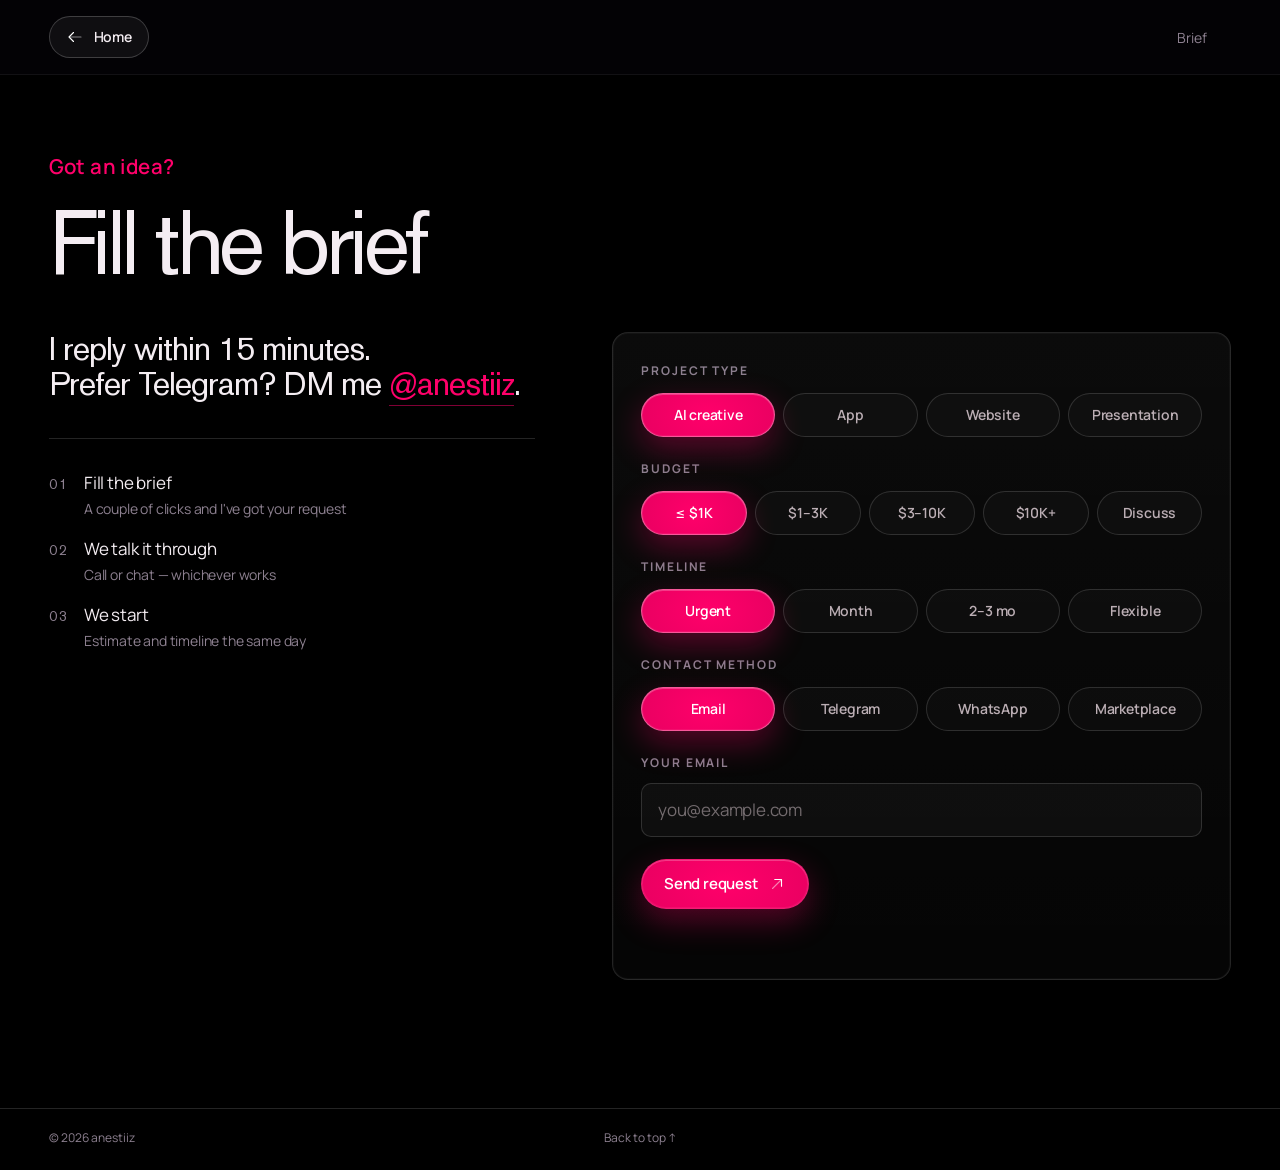
<file: brief.html>
<!doctype html>
<html lang="en">
<head>
  <meta charset="utf-8">
  <meta name="viewport" content="width=device-width,initial-scale=1">
  <title>Fill the brief — anestiiz</title>
  <meta name="description" content="A short project request: AI video, app or website. Direct message delivered to anestiiz.">
  <link rel="icon" type="image/png" href="assets/favicon/favicon.png">
  <link rel="apple-touch-icon" href="assets/favicon/favicon.png">
  <style>
    @font-face{font-family:"AkzidenzGroteskPro";src:url("assets/fonts/akzidenzgroteskpro-regular.ttf") format("truetype");font-weight:400;font-style:normal;font-display:swap}
    @font-face{font-family:"AkzidenzGroteskPro";src:url("assets/fonts/akzidenzgroteskpro-md.ttf") format("truetype");font-weight:500;font-style:normal;font-display:swap}
    @font-face{font-family:"AkzidenzGroteskPro";src:url("assets/fonts/akzidenzgroteskpro-bold.ttf") format("truetype");font-weight:700;font-style:normal;font-display:swap}
    @font-face{font-family:"Manrope";src:url("assets/fonts/Manrope-Regular.ttf") format("truetype");font-weight:400;font-style:normal;font-display:swap}
    @font-face{font-family:"Manrope";src:url("assets/fonts/Manrope-Medium.ttf") format("truetype");font-weight:500;font-style:normal;font-display:swap}
    @font-face{font-family:"Manrope";src:url("assets/fonts/Manrope-SemiBold.ttf") format("truetype");font-weight:600;font-style:normal;font-display:swap}
    @font-face{font-family:"Manrope";src:url("assets/fonts/Manrope-Bold.ttf") format("truetype");font-weight:700;font-style:normal;font-display:swap}

    :root{
      --bg:#000;--ink:#f4edf2;--muted:#bbaeb4;--soft:#8d8090;--line:rgba(255,255,255,.14);
      --pink:#ff006a;--pink-2:#d30058;
      --pill-bg:radial-gradient(ellipse 110% 240% at 50% 50%, #ff006a 0%, #d30058 100%);
      --pill-border:1px solid rgba(255,255,255,.10);
      --pill-shadow:0 12px 32px rgba(255,0,106,.32), 0 0 0 1px rgba(255,255,255,.06) inset, 0 1px 0 rgba(255,255,255,.18) inset;
      --pad:clamp(20px,3.8vw,64px);--max:1680px
    }
    *{box-sizing:border-box}
    html,body{width:100%;max-width:100%;overflow-x:clip}
    html{scroll-behavior:smooth;background:var(--bg)}
    body{margin:0;background:#000;color:var(--ink);font-family:"Manrope","Helvetica Neue",Helvetica,Arial,sans-serif;font-weight:400;-webkit-font-smoothing:antialiased;color-scheme:dark}
    body:before{content:"";position:fixed;inset:-20% -10%;pointer-events:none;background:radial-gradient(circle at 88% 92%, rgba(255,0,106,.14), transparent 14%);z-index:-1}
    a{color:inherit;text-decoration:none}
    h1,h2{font-family:"AkzidenzGroteskPro","Helvetica Neue",Helvetica,Arial,sans-serif;font-weight:400}
    .wrap{width:min(100%,var(--max));margin:auto;padding-inline:var(--pad)}

    header{position:sticky;top:0;z-index:60;background:rgba(9,7,13,.42);backdrop-filter:blur(22px) saturate(140%);-webkit-backdrop-filter:blur(22px) saturate(140%);border-bottom:1px solid rgba(255,255,255,.06)}
    .header-row{height:74px;display:grid;grid-template-columns:auto 1fr auto;align-items:center;gap:24px}
    .back-link{justify-self:start;display:inline-flex;align-items:center;gap:10px;padding:10px 16px;border-radius:999px;border:1px solid rgba(255,255,255,.20);background:rgba(255,255,255,.05);font-size:14px;line-height:20px;font-weight:600;letter-spacing:-.02em;color:var(--ink);transition:.2s ease}
    .back-link:hover{background:rgba(255,255,255,.10);border-color:rgba(255,255,255,.34);transform:translateX(-2px)}
    .back-link .icon-arrow-left{width:18px;height:18px;filter:brightness(0) invert(1);opacity:1}
    .icon-arrow-left{display:inline-block;object-fit:contain;flex:0 0 auto}
    .header-right{justify-self:end;font-size:14px;color:var(--soft)}

    .brief-hero{padding-top:clamp(48px,6vw,96px)}
    .brief-eyebrow{font-size:clamp(18px,1.6vw,22px);letter-spacing:.02em;text-transform:none;color:var(--pink);margin-bottom:24px;font-weight:600}
    .brief-hero h1{margin:0;font-size:clamp(62px,7vw,128px);line-height:.86;letter-spacing:-.05em;font-weight:400}

    .brief-form-wrap{padding-bottom:clamp(80px,10vw,160px);padding-top:clamp(32px,4vw,64px)}
    .brief-grid{display:grid;grid-template-columns:minmax(0,.44fr) minmax(360px,.56fr);gap:clamp(48px,6vw,96px);align-items:start}
    .brief-side{position:sticky;top:104px;display:flex;flex-direction:column;gap:36px;color:var(--muted)}
    .brief-side .reply{font-family:"AkzidenzGroteskPro","Helvetica Neue",Helvetica,Arial,sans-serif;font-weight:400;font-size:clamp(28px,2.6vw,40px);line-height:1.05;letter-spacing:-.03em;color:var(--ink);margin:0}
    .brief-side .reply a{color:var(--pink);text-decoration:none;border-bottom:1px solid rgba(255,0,106,.5);transition:border-color .2s ease}
    .brief-side .reply a:hover{border-bottom-color:var(--pink)}
    .brief-side .steps{display:grid;gap:18px;padding-top:32px;border-top:1px solid var(--line)}
    .brief-side .step{display:grid;grid-template-columns:auto 1fr;gap:16px;align-items:baseline}
    .brief-side .step-num{font-family:"AkzidenzGroteskPro","Helvetica Neue",Helvetica,Arial,sans-serif;font-weight:400;font-size:14px;line-height:20px;color:var(--soft);font-variant-numeric:tabular-nums;letter-spacing:.08em}
    .brief-side .step-text{font-size:17px;line-height:24px;color:var(--ink);letter-spacing:-.01em}
    .brief-side .step-text small{display:block;color:var(--soft);font-size:14px;line-height:20px;margin-top:4px}

    .icon-arrow-up{display:inline-block;width:1em;height:1em;object-fit:contain;vertical-align:-.13em;flex:0 0 auto}
    .icon-arrow-up.light{filter:invert(98%) sepia(8%) saturate(530%) hue-rotate(283deg) brightness(102%) contrast(92%)}

    .request-form{display:grid;gap:22px;padding:28px;border:1px solid rgba(255,255,255,.12);border-radius:16px;background:linear-gradient(180deg,rgba(255,255,255,.045),rgba(255,255,255,.018));box-shadow:0 24px 80px rgba(0,0,0,.28),0 0 0 1px rgba(255,255,255,.03) inset}
    .form-group{display:grid;gap:12px}
    .form-label{font-size:12px;line-height:20px;font-weight:700;letter-spacing:.16em;text-transform:uppercase;color:var(--soft)}
    .form-options{display:grid;grid-template-columns:repeat(3,minmax(0,1fr));gap:8px}
    .form-options.cols-4{grid-template-columns:repeat(4,minmax(0,1fr))}
    .form-options.cols-5{grid-template-columns:repeat(5,minmax(0,1fr))}
    .option-pill{position:relative;min-width:0}
    .option-pill input{position:absolute;opacity:0;pointer-events:none}
    .option-pill span{display:flex;align-items:center;justify-content:center;min-height:44px;padding:11px 12px;border-radius:999px;border:1px solid rgba(255,255,255,.14);background:rgba(255,255,255,.025);color:var(--muted);font-size:14px;line-height:20px;font-weight:600;letter-spacing:-.2px;text-align:center;cursor:pointer;transition:color .2s ease,border-color .2s ease,background .2s ease,box-shadow .2s ease}
    .option-pill input:focus-visible + span{outline:2px solid rgba(255,0,106,.7);outline-offset:2px}
    .option-pill input:checked + span{color:#fff;border-color:rgba(255,255,255,.34);background:var(--pill-bg);box-shadow:var(--pill-shadow)}
    .form-field{display:grid;gap:10px}
    .form-field[hidden]{display:none}
    .form-field span{font-size:12px;line-height:20px;font-weight:700;letter-spacing:.16em;text-transform:uppercase;color:var(--soft)}
    .form-field input,.form-field textarea{width:100%;border:1px solid rgba(255,255,255,.14);border-radius:10px;background:rgba(255,255,255,.035);color:var(--ink);font-family:"Manrope",sans-serif;font-size:17px;line-height:24px;letter-spacing:-.2px;padding:14px 16px;outline:0;transition:border-color .2s ease,box-shadow .2s ease,background .2s ease}
    .form-field textarea{min-height:140px;resize:vertical}
    .form-field input::placeholder,.form-field textarea::placeholder{color:rgba(187,174,180,.58)}
    .form-field input:focus,.form-field textarea:focus{border-color:rgba(255,0,106,.62);background:rgba(255,255,255,.05);box-shadow:0 0 0 3px rgba(255,0,106,.12)}
    .form-submit{justify-self:start;display:inline-flex;align-items:center;justify-content:center;gap:10px;padding:14px 22px;border-radius:999px;border:var(--pill-border);background:var(--pill-bg);box-shadow:var(--pill-shadow);color:#fff;font-family:"Manrope",sans-serif;font-size:15px;line-height:20px;font-weight:600;letter-spacing:-.2px;cursor:pointer;transition:transform .2s ease,filter .2s ease,box-shadow .2s ease}
    .form-submit:hover{transform:translateY(-1px);filter:brightness(1.06);box-shadow:0 20px 46px rgba(255,0,106,.42)}
    .form-submit .icon-arrow-up{width:18px;height:18px;filter:brightness(0) invert(1)}
    .form-note{margin:0;color:var(--soft);font-size:14px;line-height:20px}
    .form-status{font-size:14px;line-height:20px;color:var(--soft);min-height:20px;letter-spacing:-.1px}
    .form-status.is-error{color:#ff8098}
    .form-submit[disabled]{opacity:.6;cursor:progress;transform:none}
    .form-success{display:none;flex-direction:column;gap:16px;padding:36px 28px;border:1px solid rgba(124,228,149,.28);border-radius:16px;background:linear-gradient(180deg,rgba(124,228,149,.06),rgba(124,228,149,.015));text-align:left}
    .form-success.is-visible{display:flex}
    .form-success .badge{align-self:flex-start;display:inline-flex;align-items:center;gap:8px;padding:6px 12px;border-radius:999px;border:1px solid rgba(124,228,149,.32);background:rgba(124,228,149,.08);color:#7ce495;font-size:12px;line-height:16px;font-weight:700;letter-spacing:.14em;text-transform:uppercase}
    .form-success .badge:before{content:"";display:inline-block;width:8px;height:8px;border-radius:50%;background:#7ce495;box-shadow:0 0 0 4px rgba(124,228,149,.18)}
    .form-success h2{margin:0;font-family:"AkzidenzGroteskPro","Helvetica Neue",Helvetica,Arial,sans-serif;font-weight:400;font-size:clamp(28px,3vw,44px);line-height:1;letter-spacing:-.03em;color:var(--ink)}
    .form-success p{margin:0;font-size:17px;line-height:24px;color:var(--muted);letter-spacing:-.01em;max-width:44ch}
    .form-success p a{color:var(--pink);border-bottom:1px solid rgba(255,0,106,.5)}
    .request-form.is-hidden{display:none}
    .form-field[hidden]{display:none}
    .direct-cta{display:none;flex-direction:column;gap:10px;padding:18px;border:1px dashed rgba(255,255,255,.18);border-radius:14px;background:rgba(255,255,255,.02)}
    .direct-cta.is-visible{display:flex}
    .direct-cta-note{margin:0;color:var(--soft);font-size:13px;line-height:18px;letter-spacing:.02em}
    .direct-cta-btn{align-self:flex-start;display:inline-flex;align-items:center;gap:10px;padding:12px 18px;border-radius:999px;border:1px solid rgba(255,255,255,.20);background:rgba(255,255,255,.05);color:var(--ink);font-family:"Manrope",sans-serif;font-size:14px;line-height:20px;font-weight:600;letter-spacing:-.15px;transition:.2s ease}
    .direct-cta-btn:hover{background:rgba(255,255,255,.10);border-color:rgba(255,255,255,.34);transform:translateY(-1px)}
    .direct-cta-btn .icon-arrow-up{width:16px;height:16px;filter:brightness(0) invert(1)}

    footer{display:grid;grid-template-columns:1fr auto 1fr;gap:20px;align-items:center;padding:20px var(--pad) 24px;font-size:12px;border-top:1px solid var(--line);color:var(--soft)}
    footer .top{justify-self:center}

    @media(max-width:960px){
      .brief-grid{grid-template-columns:1fr;gap:36px}
      .brief-side{position:static}
    }
    @media(max-width:640px){
      .header-row{height:64px}
      .brief-hero h1{font-size:52px}
      .form-options,.form-options.cols-4,.form-options.cols-5{grid-template-columns:1fr 1fr}
      .request-form{padding:22px}
    }
  </style>
  <script defer src="assets/js/analytics.js"></script>
</head>
<body>
  <header>
    <div class="wrap header-row">
      <a class="back-link" href="index.html"><img class="icon-arrow-left" src="Icons/Arrow Down.svg" alt="" style="transform:rotate(90deg)">Home</a>
      <div class="header-right">Brief</div>
    </div>
  </header>

  <main>
    <section class="brief-hero wrap">
      <div class="brief-eyebrow">Got an idea?</div>
      <h1>Fill the brief</h1>
    </section>

    <section class="wrap brief-form-wrap">
      <div class="brief-grid">
        <aside class="brief-side">
          <p class="reply">I reply within 15 minutes.<br>Prefer Telegram? DM me <a href="https://t.me/anestiiz" target="_blank" rel="noopener">@anestiiz</a>.</p>
          <div class="steps">
            <div class="step"><span class="step-num">01</span><span class="step-text">Fill the brief<small>A couple of clicks and I've got your request</small></span></div>
            <div class="step"><span class="step-num">02</span><span class="step-text">We talk it through<small>Call or chat — whichever works</small></span></div>
            <div class="step"><span class="step-num">03</span><span class="step-text">We start<small>Estimate and timeline the same day</small></span></div>
          </div>
        </aside>

        <form class="request-form" id="requestForm" novalidate>
          <div class="form-group">
            <div class="form-label">Project type</div>
            <div class="form-options cols-4" role="radiogroup" aria-label="Project type">
              <label class="option-pill"><input type="radio" name="projectType" value="AI creative" checked><span>AI creative</span></label>
              <label class="option-pill"><input type="radio" name="projectType" value="App"><span>App</span></label>
              <label class="option-pill"><input type="radio" name="projectType" value="Website"><span>Website</span></label>
              <label class="option-pill"><input type="radio" name="projectType" value="Presentation"><span>Presentation</span></label>
            </div>
          </div>
          <div class="form-group">
            <div class="form-label">Budget</div>
            <div class="form-options cols-5" role="radiogroup" aria-label="Budget">
              <label class="option-pill"><input type="radio" name="budget" value="up to $1,000" checked><span>≤ $1K</span></label>
              <label class="option-pill"><input type="radio" name="budget" value="$1,000 – $3,000"><span>$1–3K</span></label>
              <label class="option-pill"><input type="radio" name="budget" value="$3,000 – $10,000"><span>$3–10K</span></label>
              <label class="option-pill"><input type="radio" name="budget" value="$10,000+"><span>$10K+</span></label>
              <label class="option-pill"><input type="radio" name="budget" value="Let's discuss"><span>Discuss</span></label>
            </div>
          </div>
          <div class="form-group">
            <div class="form-label">Timeline</div>
            <div class="form-options cols-4" role="radiogroup" aria-label="Timeline">
              <label class="option-pill"><input type="radio" name="timeline" value="Urgent (within 2 weeks)" checked><span>Urgent</span></label>
              <label class="option-pill"><input type="radio" name="timeline" value="Within a month"><span>Month</span></label>
              <label class="option-pill"><input type="radio" name="timeline" value="2–3 months"><span>2–3 mo</span></label>
              <label class="option-pill"><input type="radio" name="timeline" value="Flexible / not urgent"><span>Flexible</span></label>
            </div>
          </div>
          <div class="form-group">
            <div class="form-label">Contact method</div>
            <div class="form-options cols-4" role="radiogroup" aria-label="Contact method">
              <label class="option-pill"><input type="radio" name="contactMethod" value="Email" checked><span>Email</span></label>
              <label class="option-pill"><input type="radio" name="contactMethod" value="Telegram"><span>Telegram</span></label>
              <label class="option-pill"><input type="radio" name="contactMethod" value="WhatsApp"><span>WhatsApp</span></label>
              <label class="option-pill"><input type="radio" name="contactMethod" value="Marketplace"><span>Marketplace</span></label>
            </div>
          </div>
          <label class="form-field" id="marketplaceField" hidden>
            <span>Which marketplace</span>
            <input name="marketplace" type="text" placeholder="Upwork, Fiverr, etc.">
          </label>
          <label class="form-field" id="contactField">
            <span id="contactLabel">Your email</span>
            <input id="contactInput" name="contact" type="email" autocomplete="email" required placeholder="you@example.com">
          </label>
          <div class="direct-cta" id="directCta">
            <p class="direct-cta-note" id="directCtaNote">DM me directly — fastest way.</p>
            <a class="direct-cta-btn" id="directCtaBtn" href="https://t.me/anestiiz" target="_blank" rel="noopener">
              <span id="directCtaLabel">Message on Telegram</span>
              <img class="icon-arrow-up" src="Icons/Arrow Right Up.svg" alt="">
            </a>
          </div>
          <button class="form-submit" type="submit">Send request <img class='icon-arrow-up' src='Icons/Arrow Right Up.svg' alt=''></button>
          <div class="form-status" id="formStatus" role="status" aria-live="polite"></div>
        </form>
        <div class="form-success" id="formSuccess" role="status" aria-live="polite">
          <span class="badge">Request sent</span>
          <h2 id="formSuccessTitle">I'll reply within 15 minutes.</h2>
          <p id="formSuccessNote">Need me sooner? DM me on Telegram <a href="https://t.me/anestiiz" target="_blank" rel="noopener">@anestiiz</a>.</p>
        </div>
      </div>
    </section>
  </main>

  <footer>
    <div>© 2026 anestiiz</div>
    <a class="top" href="#top">Back to top ↑</a>
    <div></div>
  </footer>

  <script>
    const TELEGRAM_BOT_TOKEN = '8493465630:AAGq14a_MWpJ9nlTQnn4M6eZo3JfeELdTRY';
    const TELEGRAM_CHAT_ID   = '5631116037';

    const requestForm = document.getElementById('requestForm');
    const marketplaceField = document.getElementById('marketplaceField');
    const marketplaceInput = marketplaceField ? marketplaceField.querySelector('input') : null;
    const formStatus = document.getElementById('formStatus');
    const formSuccess = document.getElementById('formSuccess');
    const submitBtn = requestForm ? requestForm.querySelector('.form-submit') : null;
    const contactField = document.getElementById('contactField');
    const contactInput = document.getElementById('contactInput');
    const directCta = document.getElementById('directCta');
    const directCtaBtn = document.getElementById('directCtaBtn');
    const directCtaLabel = document.getElementById('directCtaLabel');
    const directCtaNote = document.getElementById('directCtaNote');

    const directChannels = {
      'Telegram':    { href: 'https://t.me/anestiiz', label: 'Message on Telegram — @anestiiz', note: 'DM me on Telegram — fastest way to reach me.' },
      'WhatsApp':    { href: 'https://t.me/anestiiz', label: 'Message me on Telegram',           note: 'My WhatsApp is private — ping me on Telegram and I\'ll share the number.' },
      'Marketplace': { href: 'https://t.me/anestiiz', label: 'Message on Telegram',              note: 'Submit the brief — I\'ll reach out on the marketplace. Or DM me on Telegram now.' }
    };

    const updateContactField = () => {
      if (!requestForm || !contactField || !contactInput) return;
      const selected = requestForm.querySelector('input[name="contactMethod"]:checked');
      const key = selected ? selected.value : 'Email';
      const isEmail = key === 'Email';
      contactField.hidden = !isEmail;
      if (isEmail) contactInput.setAttribute('required', 'required');
      else { contactInput.removeAttribute('required'); contactInput.value = ''; }

      if (!directCta) return;
      const channel = directChannels[key];
      if (channel) {
        directCta.classList.add('is-visible');
        directCtaBtn.href = channel.href;
        directCtaLabel.textContent = channel.label;
        directCtaNote.textContent = channel.note;
      } else {
        directCta.classList.remove('is-visible');
      }
    };

    const toggleMarketplace = () => {
      if (!marketplaceField || !requestForm) return;
      const selected = requestForm.querySelector('input[name="contactMethod"]:checked');
      const show = selected && selected.value === 'Marketplace';
      marketplaceField.hidden = !show;
      if (marketplaceInput) {
        if (show) marketplaceInput.setAttribute('required', 'required');
        else { marketplaceInput.removeAttribute('required'); marketplaceInput.value = ''; }
      }
    };

    const setStatus = (msg, kind) => {
      if (!formStatus) return;
      formStatus.textContent = msg || '';
      formStatus.classList.remove('is-error');
      if (kind) formStatus.classList.add('is-' + kind);
    };

    const successPresets = {
      'Email':       { title: 'I\'ll reply by email within 15 minutes.',       note: 'Need me sooner? DM me on Telegram <a href="https://t.me/anestiiz" target="_blank" rel="noopener">@anestiiz</a>.' },
      'Telegram':    { title: 'See you on Telegram.',                            note: 'DM me <a href="https://t.me/anestiiz" target="_blank" rel="noopener">@anestiiz</a> — I\'ll reply within 15 minutes.' },
      'WhatsApp':    { title: 'Ping me on Telegram to swap numbers.',            note: 'My WhatsApp is private — write to <a href="https://t.me/anestiiz" target="_blank" rel="noopener">@anestiiz</a> and I\'ll share the number.' },
      'Marketplace': { title: 'I\'ll reach out on the marketplace within 15 minutes.', note: 'Urgent? DM me on Telegram <a href="https://t.me/anestiiz" target="_blank" rel="noopener">@anestiiz</a>.' }
    };

    const showSuccess = (method) => {
      if (!formSuccess || !requestForm) return;
      const preset = successPresets[method] || successPresets['Email'];
      const titleEl = document.getElementById('formSuccessTitle');
      const noteEl  = document.getElementById('formSuccessNote');
      if (titleEl) titleEl.textContent = preset.title;
      if (noteEl)  noteEl.innerHTML     = preset.note;
      requestForm.classList.add('is-hidden');
      formSuccess.classList.add('is-visible');
      formSuccess.scrollIntoView({ behavior: 'smooth', block: 'center' });
    };

    const buildMessage = (data) => {
      const method = data.get('contactMethod') || '—';
      const lines = [
        '🎯 <b>New request from anestiiz.com</b>',
        '',
        `<b>Project type:</b> ${data.get('projectType') || '—'}`,
        `<b>Budget:</b> ${data.get('budget') || '—'}`,
        `<b>Timeline:</b> ${data.get('timeline') || '—'}`,
        `<b>Contact method:</b> ${method}`
      ];
      if (method === 'Marketplace' && data.get('marketplace')) {
        lines.push(`<b>Marketplace:</b> ${data.get('marketplace')}`);
      }
      if (method === 'Email') {
        lines.push(`<b>Email:</b> ${data.get('contact') || '—'}`);
      } else {
        lines.push(`<i>Client will reach out via ${method}.</i>`);
      }
      lines.push('', `<i>${new Date().toLocaleString('en-GB')}</i>`);
      return lines.join('\n');
    };

    if (requestForm) {
      requestForm.querySelectorAll('input[name="contactMethod"]').forEach(r => r.addEventListener('change', () => {
        toggleMarketplace();
        updateContactField();
      }));
      toggleMarketplace();
      updateContactField();

      requestForm.addEventListener('submit', async (event) => {
        event.preventDefault();
        if (!requestForm.reportValidity()) return;

        const data = new FormData(requestForm);
        const method = data.get('contactMethod') || 'Email';
        const text = buildMessage(data);

        if (!TELEGRAM_BOT_TOKEN || !TELEGRAM_CHAT_ID) {
          setStatus('Form is offline. DM @anestiiz on Telegram.', 'error');
          return;
        }

        if (submitBtn) submitBtn.disabled = true;
        setStatus('Sending…', null);

        try {
          const res = await fetch(`https://api.telegram.org/bot${TELEGRAM_BOT_TOKEN}/sendMessage`, {
            method: 'POST',
            headers: { 'Content-Type': 'application/json' },
            body: JSON.stringify({ chat_id: TELEGRAM_CHAT_ID, text, parse_mode: 'HTML', disable_web_page_preview: true })
          });
          const json = await res.json();
          if (!res.ok || !json.ok) throw new Error(json.description || 'sendMessage failed');
          setStatus('', null);
          requestForm.reset();
          toggleMarketplace();
          updateContactField();
          showSuccess(method);
          if (window.ym) window.ym(window.__ymId, 'reachGoal', 'brief_submitted');
        } catch (err) {
          console.error(err);
          setStatus('Something went wrong. DM @anestiiz on Telegram.', 'error');
        } finally {
          if (submitBtn) submitBtn.disabled = false;
        }
      });
    }
  </script>
</body>
</html>
</file>
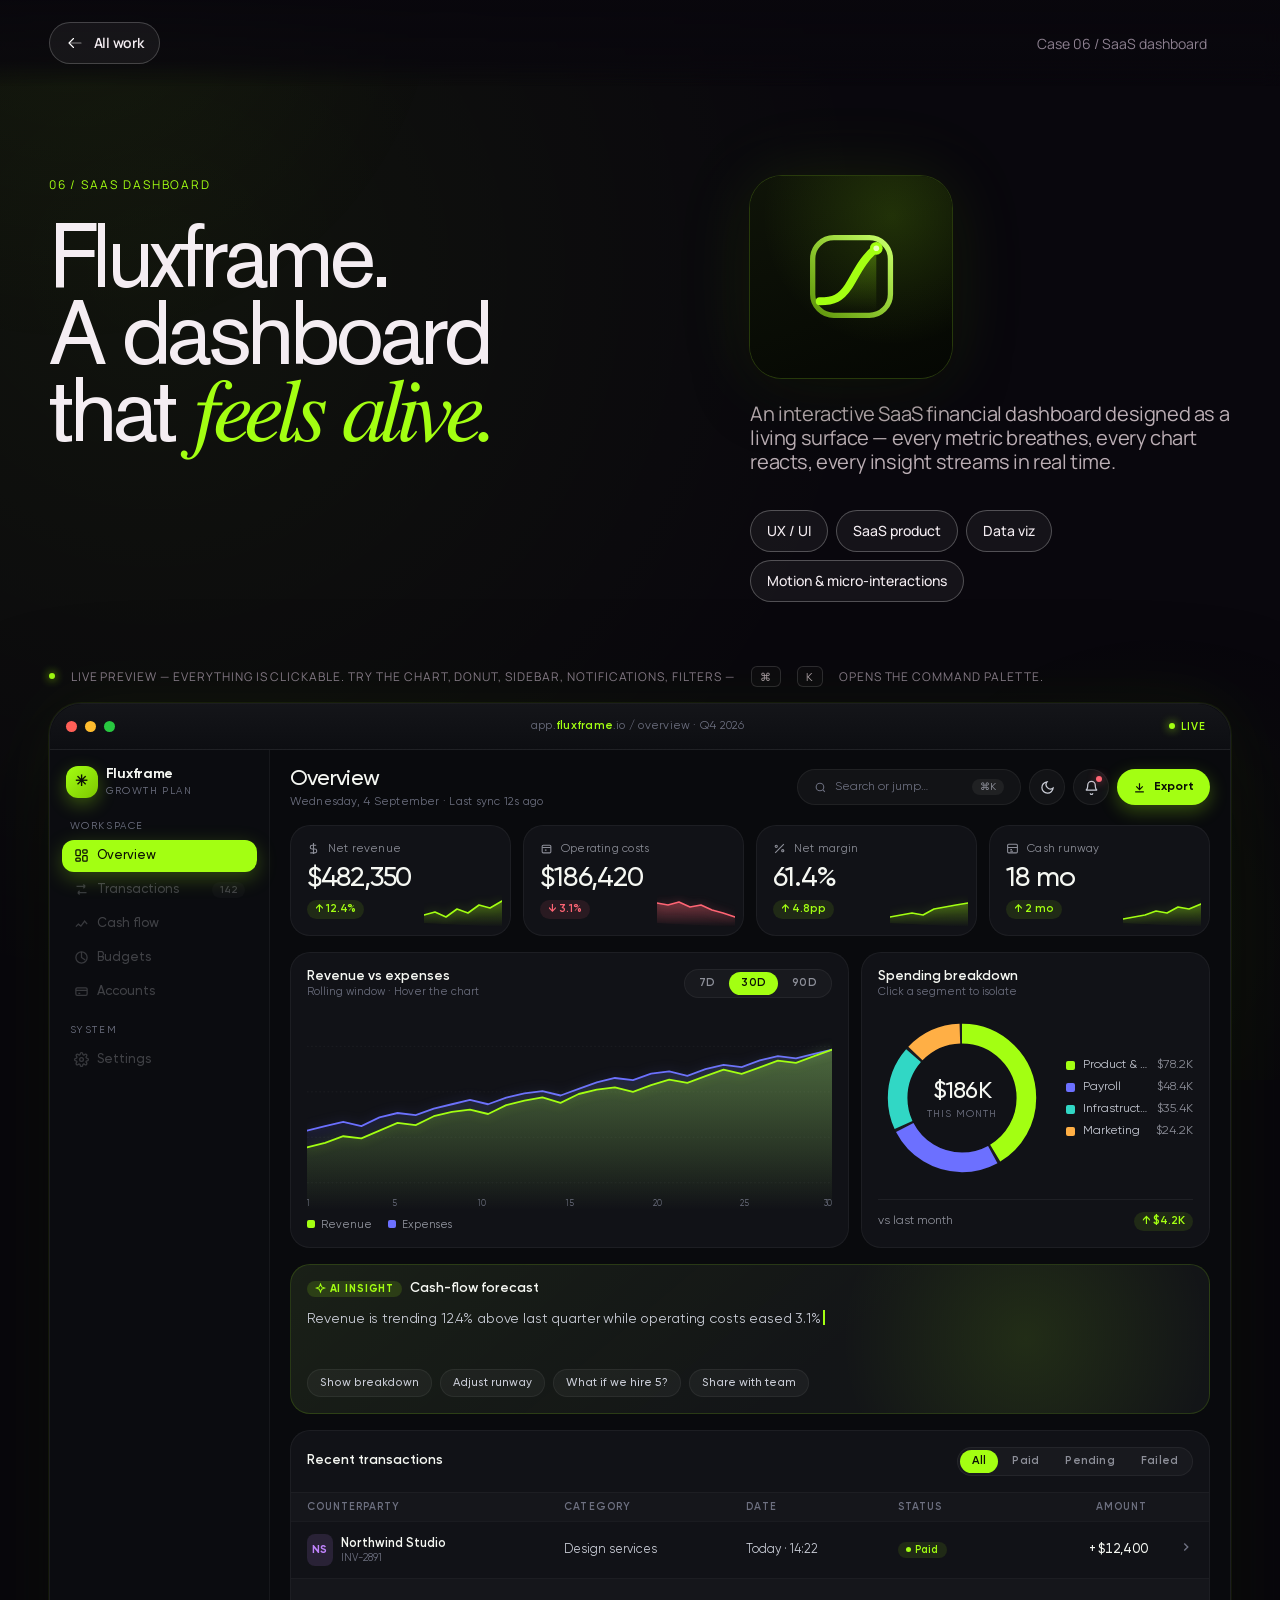
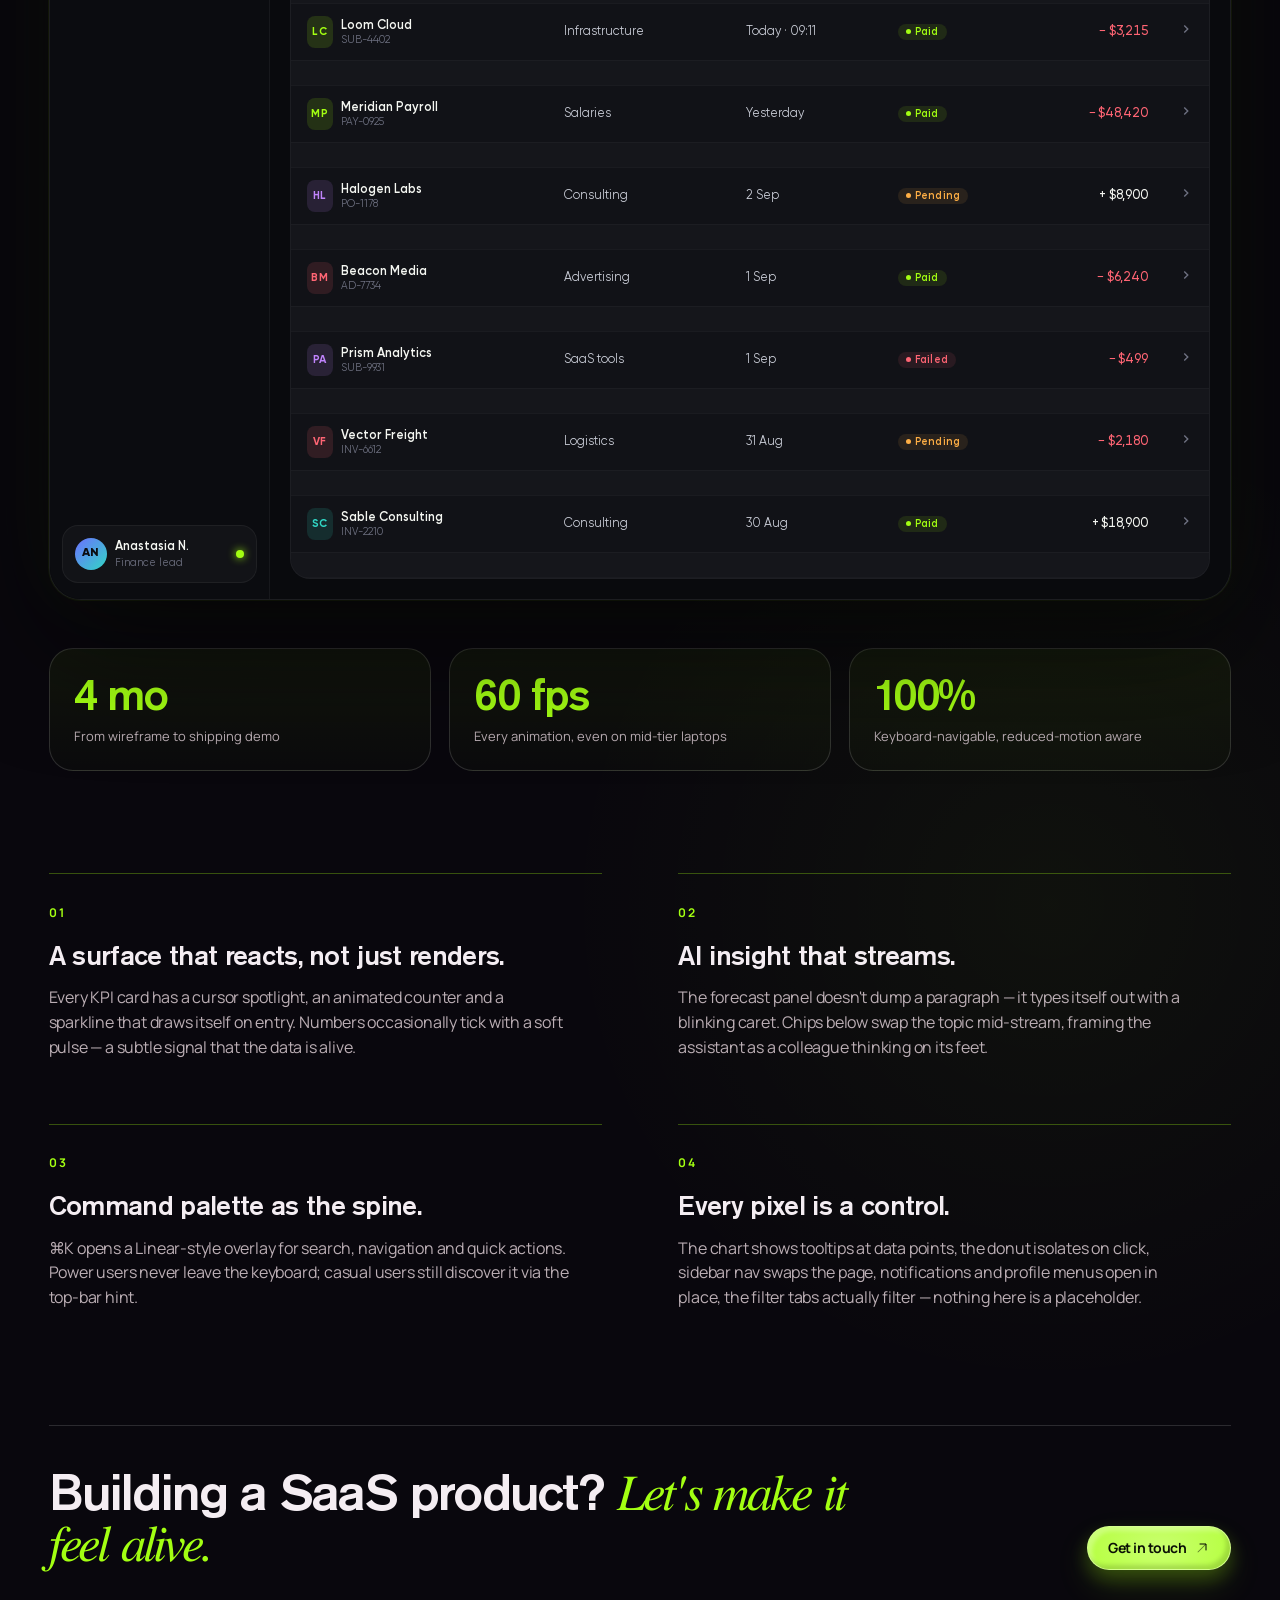
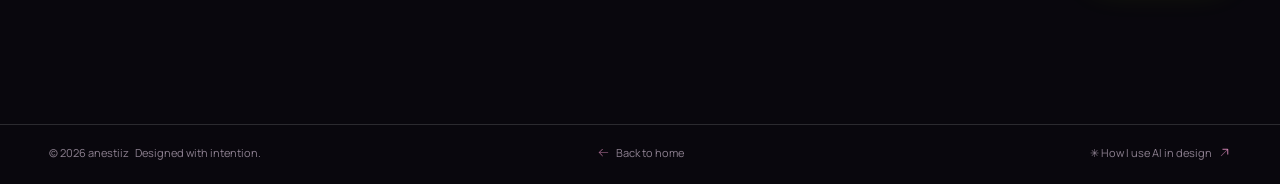
<file: fluxframe.html>
<!doctype html>
<html lang="en">
<head>
  <meta charset="utf-8">
  <meta name="viewport" content="width=device-width,initial-scale=1">
  <title>Fluxframe — SaaS financial dashboard · anestiiz</title>
  <meta name="description" content="Fluxframe SaaS case study — a live, interactive dashboard preview with clickable charts, filterable transactions, streaming AI insight and command palette.">
  <link rel="icon" type="image/png" href="assets/favicon/favicon.png"><link rel="apple-touch-icon" href="assets/favicon/favicon.png">
  <style>
    @font-face{font-family:"AkzidenzGroteskPro";src:url("assets/fonts/akzidenzgroteskpro-regular.ttf") format("truetype");font-weight:400;font-style:normal;font-display:swap}
    @font-face{font-family:"AkzidenzGroteskPro";src:url("assets/fonts/akzidenzgroteskpro-md.ttf") format("truetype");font-weight:500;font-style:normal;font-display:swap}
    @font-face{font-family:"AkzidenzGroteskPro";src:url("assets/fonts/akzidenzgroteskpro-bold.ttf") format("truetype");font-weight:700;font-style:normal;font-display:swap}
    @font-face{font-family:"FreeSerif";src:url("assets/fonts/FreeSerifItalic.ttf") format("truetype");font-weight:400;font-style:italic;font-display:swap}
    @font-face{font-family:"Manrope";src:url("assets/fonts/Manrope-Light.ttf") format("truetype");font-weight:300;font-style:normal;font-display:swap}
    @font-face{font-family:"Manrope";src:url("assets/fonts/Manrope-Regular.ttf") format("truetype");font-weight:400;font-style:normal;font-display:swap}
    @font-face{font-family:"Manrope";src:url("assets/fonts/Manrope-Medium.ttf") format("truetype");font-weight:500;font-style:normal;font-display:swap}
    @font-face{font-family:"Manrope";src:url("assets/fonts/Manrope-SemiBold.ttf") format("truetype");font-weight:600;font-style:normal;font-display:swap}
    @font-face{font-family:"Manrope";src:url("assets/fonts/Manrope-Bold.ttf") format("truetype");font-weight:700;font-style:normal;font-display:swap}
    @font-face{font-family:"Manrope";src:url("assets/fonts/Manrope-ExtraBold.ttf") format("truetype");font-weight:800;font-style:normal;font-display:swap}
    @font-face{font-family:"Gilroy";src:url("assets/fonts/Gilroy-Regular.ttf") format("truetype");font-weight:400;font-style:normal;font-display:swap}
    @font-face{font-family:"Gilroy";src:url("assets/fonts/Gilroy-Medium.ttf") format("truetype");font-weight:500;font-style:normal;font-display:swap}
    @font-face{font-family:"Gilroy";src:url("assets/fonts/Gilroy-Semibold.ttf") format("truetype");font-weight:600;font-style:normal;font-display:swap}
    @font-face{font-family:"Gilroy";src:url("assets/fonts/Gilroy-Bold.ttf") format("truetype");font-weight:700;font-style:normal;font-display:swap}
    @font-face{font-family:"Gilroy";src:url("assets/fonts/Gilroy-Extrabold.ttf") format("truetype");font-weight:800;font-style:normal;font-display:swap}

    /* ---------- Portfolio tokens ---------- */
    :root{
      --bg:#09070d; --ink:#f4edf2; --muted:#bbaeb4; --soft:#8d8090;
      --line:rgba(255,255,255,.14); --pink:#ff006a; --pink-2:#d30058;
      --pad:clamp(20px,3.8vw,68px); --max:1680px;
      --case-accent:#a3ff12; --case-accent-2:#c9ff6e;
      --case-line:rgba(163,255,18,.30);
    }
    *{box-sizing:border-box}
    html{scroll-behavior:smooth;background:radial-gradient(circle at 12% 8%, rgba(163,255,18,.05), transparent 22%), radial-gradient(circle at 82% 74%, rgba(163,255,18,.045), transparent 18%), var(--bg)}
    body{margin:0;color:var(--ink);font-family:"Manrope","Helvetica Neue",Helvetica,Arial,sans-serif;font-weight:400;-webkit-font-smoothing:antialiased;overflow-x:hidden;color-scheme:dark}
    body:before{content:"";position:fixed;inset:-20% -10%;pointer-events:none;background:radial-gradient(circle at 13% 12%, rgba(163,255,18,.045), transparent 22%), radial-gradient(circle at 84% 88%, rgba(163,255,18,.035), transparent 18%);z-index:-1}
    a{color:inherit;text-decoration:none}
    h1,h2,h3,h4{font-family:"AkzidenzGroteskPro","Helvetica Neue",Helvetica,Arial,sans-serif}
    h1 em,h2 em,h3 em,.lime,.accent-serif{font-family:"FreeSerif",Georgia,serif;font-style:italic;font-weight:400}
    .wrap{width:min(100%,var(--max));margin:auto;padding-inline:var(--pad)}
    html,body{width:100%;max-width:100%;overflow-x:clip}
    ::selection{background:var(--case-accent);color:#0b1005}

    header{position:sticky;top:0;z-index:60;background:linear-gradient(180deg, rgba(9,7,13,.96), rgba(9,7,13,.78) 72%, rgba(9,7,13,0));backdrop-filter:blur(10px)}
    .header-row{height:86px;display:grid;grid-template-columns:auto 1fr auto;align-items:center;gap:24px}
    .logo{font-size:24px;font-weight:700;letter-spacing:-.05em;display:inline-flex;align-items:center;gap:12px}
    .logo-text{line-height:1;color:var(--ink)}
    .logo-a{display:inline-block;height:22px;width:auto;filter:drop-shadow(0 0 8px rgba(255,0,106,.9)) drop-shadow(0 0 20px rgba(255,0,106,.72)) drop-shadow(0 0 48px rgba(255,0,106,.48)) drop-shadow(0 0 96px rgba(255,0,106,.28));transform:translateY(-1px)}
    .back-link{display:inline-flex;align-items:center;gap:10px;padding:10px 16px;border-radius:999px;border:1px solid rgba(255,255,255,.20);background:rgba(255,255,255,.05);font-size:14px;line-height:20px;font-weight:600;letter-spacing:-.02em;color:var(--ink);transition:.2s ease}
    .back-link:hover{background:rgba(255,255,255,.10);border-color:rgba(255,255,255,.34);transform:translateX(-2px)}
    .back-link .icon-arrow-left{opacity:1;width:18px;height:18px;filter:brightness(0) invert(1)}
    .icon-arrow-left{display:inline-block;width:18px;height:18px;object-fit:contain;vertical-align:-4px;flex:0 0 auto;filter:invert(98%) sepia(8%) saturate(530%) hue-rotate(283deg) brightness(102%) contrast(92%);opacity:.78}
    .header-right{justify-self:end;font-size:14px;color:var(--soft)}

    .case-hero{padding-top:clamp(48px,7vw,110px);padding-bottom:clamp(42px,5vw,64px)}
    .case-index{font-size:12px;letter-spacing:.16em;text-transform:uppercase;color:var(--case-accent);margin-bottom:24px}
    .case-head{display:grid;grid-template-columns:1.12fr .88fr;gap:clamp(42px,7vw,110px);align-items:start;margin-bottom:clamp(42px,6vw,64px)}
    .case-head h2{margin:0;font-size:clamp(62px,7vw,128px);line-height:.86;letter-spacing:-.05em;font-weight:400}
    .case-head h2 .lime{color:var(--case-accent)}
    .case-side{display:flex;flex-direction:column;align-items:flex-start;gap:24px}
    .case-logo{width:min(220px,42%);aspect-ratio:1/1;display:flex;align-items:center;justify-content:center;border-radius:32px;background:linear-gradient(160deg,#0f1408 0%,#050703 100%);box-shadow:0 0 0 1px rgba(163,255,18,.18), 0 20px 60px rgba(0,0,0,.32), 0 0 80px rgba(163,255,18,.10);position:relative;overflow:hidden}
    .case-logo::after{content:"";position:absolute;inset:0;background:radial-gradient(circle at 70% 20%, rgba(163,255,18,.14), transparent 60%);pointer-events:none}
    .case-logo svg{width:56%;height:56%;position:relative;z-index:1}
    .case-lead{font-size:20px;line-height:24px;color:var(--muted);letter-spacing:-.02em;max-width:560px}
    .case-facts{margin-top:12px;display:flex;flex-wrap:wrap;gap:8px}
    .case-facts span{border:1px solid rgba(255,255,255,.26);border-radius:999px;padding:10px 16px;font-size:14px;line-height:20px;color:var(--ink);background:rgba(255,255,255,.05);font-weight:500}

    .stats{display:grid;grid-template-columns:repeat(3,1fr);gap:clamp(12px,1.4vw,24px);margin:clamp(32px,3.4vw,48px) 0}
    .stat{border:1px solid var(--line);border-radius:24px;padding:24px 24px 24px;background:linear-gradient(180deg, rgba(163,255,18,.06), rgba(163,255,18,.02))}
    .stat-num{font-family:"AkzidenzGroteskPro",Helvetica,Arial,sans-serif;font-weight:500;font-size:clamp(30px,3.4vw,52px);line-height:1;letter-spacing:-.04em;color:var(--case-accent)}
    .stat-label{margin-top:12px;font-size:13px;color:var(--muted);line-height:1.35}

    .case-notes{counter-reset:note;margin-top:clamp(64px,8vw,124px);display:grid;grid-template-columns:1fr 1fr;column-gap:clamp(48px,6vw,96px);row-gap:clamp(48px,5.4vw,64px)}
    .case-notes > div{counter-increment:note;position:relative;padding-top:clamp(24px,2vw,32px);border-top:1px solid var(--case-line)}
    .case-notes > div::before{content:counter(note,decimal-leading-zero);display:inline-block;font-family:"Manrope",sans-serif;font-weight:700;font-size:12px;line-height:16px;letter-spacing:2px;color:var(--case-accent);margin-bottom:20px}
    .case-notes h3{margin:0 0 16px;font-size:clamp(24px,2.1vw,34px);line-height:1.06;letter-spacing:-.025em;font-weight:500;max-width:520px}
    .case-notes p{margin:0;color:var(--muted);font-family:"Manrope",sans-serif;font-size:16px;line-height:1.55;letter-spacing:-.2px;max-width:520px}
    .case-notes p + p{margin-top:12px}

    .case-cta{margin-top:clamp(64px,9vw,140px);padding-top:42px;border-top:1px solid var(--line);display:grid;grid-template-columns:1fr auto;gap:24px;align-items:end}
    .case-cta h3{margin:0;font-size:clamp(32px,4vw,66px);line-height:.94;letter-spacing:-.035em;font-weight:500;max-width:820px}
    .case-cta h3 em{color:var(--case-accent)}
    .case-cta .cta-btn{display:inline-flex;align-items:center;justify-content:center;gap:8px;padding:12px 20px;border-radius:999px;border:1px solid rgba(255,255,255,.36);background:radial-gradient(ellipse 110% 240% at 50% 50%, #c9ff6e 0%, var(--case-accent) 100%);box-shadow:inset -4px -4px 4px rgba(0,0,0,.14), inset 4px 4px 4px rgba(255,255,255,.28), 0 8px 18px rgba(163,255,18,.22), 0 16px 34px rgba(163,255,18,.13);color:#0b1005;font-family:"Manrope",sans-serif;font-size:14px;line-height:18px;font-weight:700;letter-spacing:-.5px;transition:transform .2s ease}
    .case-cta .cta-btn:hover{transform:translateY(-1px)}
    .icon-arrow-up{display:inline-block;width:1em;height:1em;object-fit:contain;vertical-align:-.13em;flex:0 0 auto}
    .icon-arrow-up.light{filter:invert(98%) sepia(8%) saturate(530%) hue-rotate(283deg) brightness(102%) contrast(92%)}
    .icon-arrow-up.dark{filter:brightness(0)}
    .case-cta .cta-btn .icon-arrow-up{width:16px;height:16px;filter:brightness(0)}

    footer{display:grid;grid-template-columns:1fr auto 1fr;gap:20px;align-items:center;padding:20px var(--pad) 24px;font-size:11px;border-top:1px solid var(--line);color:var(--soft);margin-top:clamp(64px,7vw,110px)}
    footer .top{justify-self:center;display:inline-flex;align-items:center;gap:6px}
    footer .top .icon-arrow-left{width:13px;height:13px;vertical-align:-2px}
    footer .ai{justify-self:end}
    footer .ai .icon-arrow-up{width:13px;height:13px;margin-left:4px;vertical-align:-2px}

    .reveal{opacity:0;transform:translateY(18px);transition:opacity .65s ease,transform .65s ease}
    .reveal.visible{opacity:1;transform:none}

    /* ============ Interactive preview ============ */
    /* Gilroy applied inside preview only — bubble design tweaks below */
    .preview-frame,
    .preview-frame *,
    .preview-frame input,
    .preview-frame button,
    .preview-frame kbd,
    .cmdk,
    .cmdk *,
    .cmdk input,
    #toast,
    #toast *{font-family:"Gilroy","Manrope","Helvetica Neue",Helvetica,Arial,sans-serif!important}

    .preview-shell{margin:clamp(12px,2vw,20px) 0 clamp(32px,4vw,48px);position:relative}
    .preview-hint{display:flex;align-items:center;gap:16px;flex-wrap:wrap;color:var(--soft);font-size:12px;letter-spacing:.08em;text-transform:uppercase;margin-bottom:16px}
    .preview-hint .dot{width:6px;height:6px;border-radius:50%;background:var(--case-accent);box-shadow:0 0 10px var(--case-accent);animation:blink 1.6s ease-in-out infinite}
    .preview-hint kbd{border:1px solid var(--line);border-radius:6px;padding:2px 8px;font-family:"Manrope",sans-serif;font-size:11px;color:var(--muted);background:rgba(255,255,255,.02)}
    @keyframes blink{0%,100%{opacity:1}50%{opacity:.35}}

    .preview-frame{
      position:relative;border-radius:24px;overflow:hidden;
      background:#090a0d;
      border:1px solid rgba(255,255,255,.08);
      box-shadow:0 40px 120px rgba(0,0,0,.6), 0 0 0 1px rgba(163,255,18,.08), 0 0 80px rgba(163,255,18,.06);
    }
    .preview-chrome{display:flex;align-items:center;gap:12px;padding:12px 16px;background:linear-gradient(180deg,#141519,#0d0e12);border-bottom:1px solid rgba(255,255,255,.05)}
    .preview-chrome .dots{display:flex;gap:8px}
    .preview-chrome .dots span{width:11px;height:11px;border-radius:50%;background:#2a2c35}
    .preview-chrome .dots span:nth-child(1){background:#ff5f57}
    .preview-chrome .dots span:nth-child(2){background:#febc2e}
    .preview-chrome .dots span:nth-child(3){background:#28c840}
    .preview-chrome .url{flex:1;text-align:center;font-size:11.5px;color:#6d7080;letter-spacing:.02em;font-family:"Manrope",sans-serif}
    .preview-chrome .url b{color:var(--case-accent);font-weight:600}
    .preview-chrome .live{display:inline-flex;align-items:center;gap:6px;color:var(--case-accent);font-size:11px;font-weight:600;letter-spacing:.1em;text-transform:uppercase;cursor:pointer;padding:4px 8px;border-radius:6px;transition:.2s ease}
    .preview-chrome .live:hover{background:rgba(163,255,18,.08)}
    .preview-chrome .live::before{content:"";width:6px;height:6px;border-radius:50%;background:var(--case-accent);box-shadow:0 0 10px var(--case-accent);animation:blink 1.6s ease-in-out infinite}
    .preview-chrome .live.paused{color:#8d8f99}
    .preview-chrome .live.paused::before{background:#8d8f99;box-shadow:none;animation:none}

    .preview-body{display:grid;grid-template-columns:220px 1fr;min-height:720px;background:#090a0d;color:#f5f7f2;font-family:"Manrope",sans-serif}
    .pv-sidebar{background:#0b0c10;border-right:1px solid rgba(255,255,255,.05);padding:24px 16px;display:flex;flex-direction:column;gap:20px}
    .pv-brand{display:flex;align-items:center;gap:12px;padding:0 6px}
    .pv-brand-mark{width:30px;height:30px;border-radius:8px;background:linear-gradient(135deg,var(--case-accent),#7dc700);display:flex;align-items:center;justify-content:center;color:#0b1005;font-weight:800;font-size:15px;box-shadow:0 6px 18px rgba(163,255,18,.30)}
    .pv-brand-name{font-weight:700;font-size:14px;letter-spacing:-.02em}
    .pv-brand-plan{font-size:10px;color:#6d7080;letter-spacing:.14em;text-transform:uppercase;margin-top:2px}
    .pv-nav{display:flex;flex-direction:column;gap:2px}
    .pv-nav-label{font-size:10px;color:#6d7080;letter-spacing:.16em;text-transform:uppercase;padding:6px 8px}
    .pv-nav a{display:flex;align-items:center;gap:12px;padding:8px 12px;border-radius:8px;color:#9598a2;font-size:13px;font-weight:500;transition:.15s ease;position:relative;cursor:pointer}
    .pv-nav a svg{width:15px;height:15px;flex:0 0 15px;opacity:.85}
    .pv-nav a:hover{color:#f5f7f2;background:rgba(255,255,255,.04)}
    .pv-nav a.active{color:#0b1005;background:var(--case-accent);box-shadow:0 6px 20px rgba(163,255,18,.25)}
    .pv-nav a.active svg{opacity:1}
    .pv-nav a .badge{margin-left:auto;font-size:10px;padding:2px 6px;border-radius:6px;background:rgba(255,255,255,.08);color:#c9ccd6;font-weight:600}
    .pv-nav a.active .badge{background:rgba(11,16,5,.2);color:#0b1005}
    .pv-profile{margin-top:auto;padding:12px;border-radius:12px;background:rgba(255,255,255,.03);border:1px solid rgba(255,255,255,.05);display:flex;gap:12px;align-items:center;cursor:pointer;transition:.2s ease;position:relative}
    .pv-profile:hover{background:rgba(255,255,255,.05);border-color:rgba(163,255,18,.15)}
    .pv-avatar{width:34px;height:34px;border-radius:50%;background:linear-gradient(135deg,#6c70ff,#31d7c5);color:#0b0c10;font-weight:800;font-size:12px;display:flex;align-items:center;justify-content:center;letter-spacing:.02em}
    .pv-profile-name{font-size:12.5px;font-weight:600}
    .pv-profile-role{font-size:10.5px;color:#6d7080;margin-top:2px}
    .pv-profile-dot{margin-left:auto;width:8px;height:8px;border-radius:50%;background:var(--case-accent);box-shadow:0 0 8px var(--case-accent)}

    .pv-main{padding:24px 24px 24px;display:flex;flex-direction:column;gap:20px;overflow:hidden;position:relative}
    .pv-main.fading{opacity:.35;transition:opacity .18s ease}
    .pv-topbar{display:flex;align-items:center;gap:16px}
    .pv-title{font-family:"AkzidenzGroteskPro",Helvetica,sans-serif;font-weight:500;font-size:22px;letter-spacing:-.03em;transition:.25s ease}
    .pv-title small{display:block;font-family:"Manrope",sans-serif;font-weight:400;font-size:11.5px;color:#6d7080;letter-spacing:.02em;margin-top:2px}
    .pv-search{margin-left:auto;display:flex;align-items:center;gap:8px;padding:8px 12px;border-radius:12px;background:rgba(255,255,255,.04);border:1px solid rgba(255,255,255,.06);min-width:220px;cursor:pointer;transition:.2s ease}
    .pv-search:hover{background:rgba(255,255,255,.06);border-color:rgba(163,255,18,.35)}
    .pv-search svg{width:13px;height:13px;color:#6d7080}
    .pv-search span{font-size:12px;color:#6d7080;flex:1;text-align:left}
    .pv-search kbd{font-size:10px;padding:2px 6px;border-radius:4px;background:rgba(255,255,255,.06);color:#9598a2;font-family:"Manrope",sans-serif}
    .pv-icon-btn{width:36px;height:36px;border-radius:12px;background:rgba(255,255,255,.04);border:1px solid rgba(255,255,255,.06);display:flex;align-items:center;justify-content:center;position:relative;cursor:pointer;transition:.2s ease}
    .pv-icon-btn:hover{background:rgba(255,255,255,.07);border-color:rgba(163,255,18,.25)}
    .pv-icon-btn svg{width:15px;height:15px;color:#c9ccd6}
    .pv-icon-btn .notif-dot{position:absolute;top:8px;right:8px;width:6px;height:6px;border-radius:50%;background:#ff6574;box-shadow:0 0 8px rgba(255,101,116,.7)}
    .pv-export{padding:8px 16px;border-radius:12px;background:var(--case-accent);color:#0b1005;font-weight:700;font-size:12px;border:none;cursor:pointer;display:inline-flex;align-items:center;gap:8px;transition:.2s ease;box-shadow:0 6px 18px rgba(163,255,18,.28)}
    .pv-export:hover{transform:translateY(-1px);box-shadow:0 10px 24px rgba(163,255,18,.35)}
    .pv-export svg{width:13px;height:13px}

    /* KPI cards */
    .pv-kpis{display:grid;grid-template-columns:repeat(4,1fr);gap:16px}
    .pv-kpi{
      position:relative;padding:20px 20px 20px;border-radius:16px;
      background:#111217;border:1px solid rgba(255,255,255,.05);
      overflow:hidden;transition:transform .3s cubic-bezier(.2,.8,.2,1), border-color .3s ease;cursor:pointer;
    }
    .pv-kpi::before{
      content:"";position:absolute;inset:0;pointer-events:none;opacity:0;transition:opacity .3s ease;
      background:radial-gradient(320px circle at var(--mx,50%) var(--my,50%), rgba(163,255,18,.14), transparent 40%);
    }
    .pv-kpi:hover::before{opacity:1}
    .pv-kpi:hover{border-color:rgba(163,255,18,.25);transform:translateY(-2px)}
    .pv-kpi.pulse{animation:kpi-pulse 1.4s ease}
    @keyframes kpi-pulse{0%{box-shadow:0 0 0 0 rgba(163,255,18,.5)}80%{box-shadow:0 0 0 12px rgba(163,255,18,0)}100%{box-shadow:0 0 0 0 rgba(163,255,18,0)}}
    .pv-kpi-label{display:flex;align-items:center;gap:8px;font-size:11.5px;color:#8d8f99;letter-spacing:.02em}
    .pv-kpi-label svg{width:13px;height:13px}
    .pv-kpi-val{font-family:"AkzidenzGroteskPro",Helvetica,sans-serif;font-weight:500;font-size:32px;line-height:1;letter-spacing:-.04em;margin-top:12px;color:#f5f7f2;transition:color .4s ease}
    .pv-kpi.pulse .pv-kpi-val{color:var(--case-accent)}
    .pv-kpi-delta{display:inline-flex;align-items:center;gap:4px;margin-top:8px;font-size:11.5px;font-weight:600;padding:4px 8px;border-radius:6px}
    .pv-kpi-delta.up{color:var(--case-accent);background:rgba(163,255,18,.10)}
    .pv-kpi-delta.down{color:#ff6574;background:rgba(255,101,116,.10)}
    .pv-kpi-spark{position:absolute;right:12px;bottom:12px;width:78px;height:32px;pointer-events:none}
    .pv-kpi-spark path{fill:none;stroke:var(--case-accent);stroke-width:1.6;stroke-linecap:round;stroke-linejoin:round;filter:drop-shadow(0 0 5px rgba(163,255,18,.35));stroke-dasharray:200;stroke-dashoffset:200;animation:draw 1.4s ease .3s forwards}
    .pv-kpi-spark.down path{stroke:#ff6574;filter:drop-shadow(0 0 5px rgba(255,101,116,.35))}
    .pv-kpi-spark .area{fill:url(#sparkFill);stroke:none;filter:none;opacity:0;animation:fade-in .8s ease 1s forwards}
    .pv-kpi-spark.down .area{fill:url(#sparkFillDown)}
    @keyframes draw{to{stroke-dashoffset:0}}
    @keyframes fade-in{to{opacity:1}}

    /* Chart row */
    .pv-row{display:grid;grid-template-columns:1.6fr 1fr;gap:16px}
    .pv-card{background:#111217;border:1px solid rgba(255,255,255,.05);border-radius:16px;padding:20px 20px 20px;overflow:hidden;position:relative}
    .pv-card-head{display:flex;align-items:center;gap:12px;margin-bottom:12px}
    .pv-card-title{font-size:13.5px;font-weight:600;color:#f5f7f2}
    .pv-card-sub{font-size:11px;color:#6d7080}
    .pv-tabs{margin-left:auto;display:flex;gap:2px;background:rgba(255,255,255,.03);border:1px solid rgba(255,255,255,.05);border-radius:8px;padding:2px}
    .pv-tab{padding:6px 12px;border-radius:8px;font-size:11.5px;color:#8d8f99;cursor:pointer;font-weight:600;letter-spacing:.02em;border:none;background:transparent;transition:.2s ease}
    .pv-tab:hover{color:#f5f7f2}
    .pv-tab.active{background:var(--case-accent);color:#0b1005}

    .pv-chart-wrap{position:relative}
    .pv-chart{width:100%;height:220px;display:block;cursor:crosshair}
    .pv-chart .grid line{stroke:rgba(255,255,255,.05);stroke-dasharray:2 3}
    .pv-chart .axis text{fill:#6d7080;font-size:10px;font-family:"Manrope",sans-serif}
    .pv-chart .line-a{fill:none;stroke:var(--case-accent);stroke-width:2;stroke-linecap:round;stroke-linejoin:round;filter:drop-shadow(0 0 6px rgba(163,255,18,.35));transition:d .6s cubic-bezier(.4,0,.2,1)}
    .pv-chart .line-b{fill:none;stroke:#6c70ff;stroke-width:2;stroke-linecap:round;stroke-linejoin:round;filter:drop-shadow(0 0 6px rgba(108,112,255,.30));transition:d .6s cubic-bezier(.4,0,.2,1)}
    .pv-chart .area-a{fill:url(#chartFillA);transition:d .6s cubic-bezier(.4,0,.2,1)}
    .pv-chart .area-b{fill:url(#chartFillB);transition:d .6s cubic-bezier(.4,0,.2,1);opacity:.7}
    .pv-chart .dot{fill:#0b0c10;stroke-width:2.4;opacity:0;transition:opacity .2s ease,r .2s ease;pointer-events:none}
    .pv-chart .dot.a{stroke:var(--case-accent);filter:drop-shadow(0 0 5px rgba(163,255,18,.6))}
    .pv-chart .dot.b{stroke:#6c70ff;filter:drop-shadow(0 0 5px rgba(108,112,255,.5))}
    .pv-chart .dot.show{opacity:1;r:5}
    .pv-chart .cursor-line{stroke:rgba(163,255,18,.35);stroke-width:1;stroke-dasharray:3 3;opacity:0;transition:opacity .15s ease;pointer-events:none}
    .pv-chart .cursor-line.show{opacity:1}
    .pv-tooltip{position:absolute;pointer-events:none;background:#0b0c10;border:1px solid rgba(163,255,18,.25);border-radius:12px;padding:12px 12px;font-size:11.5px;color:#f5f7f2;box-shadow:0 10px 30px rgba(0,0,0,.5);opacity:0;transform:translate(-50%,-115%);transition:opacity .15s ease;white-space:nowrap;z-index:5;min-width:150px}
    .pv-tooltip.show{opacity:1}
    .pv-tooltip .t-date{font-size:10px;color:#6d7080;letter-spacing:.08em;text-transform:uppercase;margin-bottom:6px}
    .pv-tooltip .t-row{display:flex;align-items:center;gap:8px;margin-top:4px;font-variant-numeric:tabular-nums}
    .pv-tooltip .t-row i{width:8px;height:8px;border-radius:2px}
    .pv-tooltip .t-row .k{color:#9598a2;flex:1}
    .pv-tooltip .t-row .v{color:#f5f7f2;font-weight:600}

    .pv-legend{display:flex;gap:16px;margin-top:8px;font-size:11px;color:#9598a2}
    .pv-legend span{display:inline-flex;align-items:center;gap:6px}
    .pv-legend i{width:8px;height:8px;border-radius:2px;display:inline-block}

    /* Donut */
    .pv-donut{display:flex;gap:16px;align-items:center;justify-content:center}
    .pv-donut svg{width:150px;height:150px;flex:0 0 150px}
    .pv-donut svg circle.track{fill:none;stroke:rgba(255,255,255,.04);stroke-width:14}
    .pv-donut svg circle.seg{fill:none;stroke-width:14;stroke-linecap:butt;transform:rotate(-90deg);transform-origin:center;transition:stroke-dashoffset 1s cubic-bezier(.4,0,.2,1),stroke-width .2s ease,opacity .2s ease;cursor:pointer}
    .pv-donut svg circle.seg:hover,.pv-donut svg circle.seg.active{stroke-width:18}
    .pv-donut svg circle.seg.dim{opacity:.28}
    .pv-donut-center{position:absolute;top:50%;left:50%;transform:translate(-50%,-50%);text-align:center;pointer-events:none;transition:.25s ease}
    .pv-donut-wrap{position:relative;flex:0 0 150px;height:150px}
    .pv-donut-total{font-family:"AkzidenzGroteskPro",Helvetica,sans-serif;font-size:22px;letter-spacing:-.03em;font-weight:500;color:#f5f7f2}
    .pv-donut-label{font-size:10px;color:#6d7080;letter-spacing:.1em;text-transform:uppercase;margin-top:2px}
    .pv-donut-legend{flex:1;display:flex;flex-direction:column;gap:8px;min-width:0}
    .pv-donut-row{display:flex;align-items:center;gap:8px;font-size:12px;padding:4px 6px;margin:-4px -6px;border-radius:6px;cursor:pointer;transition:.15s ease}
    .pv-donut-row:hover,.pv-donut-row.active{background:rgba(163,255,18,.06)}
    .pv-donut-row.dim{opacity:.4}
    .pv-donut-row i{width:9px;height:9px;border-radius:2px;flex:0 0 9px}
    .pv-donut-row .name{color:#c9ccd6;flex:1;min-width:0;overflow:hidden;text-overflow:ellipsis;white-space:nowrap}
    .pv-donut-row .val{color:#8d8f99;font-variant-numeric:tabular-nums}

    /* AI card */
    .pv-ai{
      background:linear-gradient(140deg, rgba(163,255,18,.06), rgba(163,255,18,.01) 60%), #111217;
      border:1px solid rgba(163,255,18,.15);
      border-radius:16px;padding:20px 20px 20px;position:relative;overflow:hidden;
    }
    .pv-ai::before{content:"";position:absolute;top:-40%;right:-10%;width:60%;height:180%;background:radial-gradient(circle,rgba(163,255,18,.10),transparent 60%);pointer-events:none}
    .pv-ai-head{display:flex;align-items:center;gap:12px;margin-bottom:12px;position:relative}
    .pv-ai-badge{display:inline-flex;align-items:center;gap:6px;padding:4px 8px;border-radius:6px;background:rgba(163,255,18,.14);color:var(--case-accent);font-size:10.5px;font-weight:700;letter-spacing:.08em;text-transform:uppercase}
    .pv-ai-badge svg{width:11px;height:11px}
    .pv-ai-title{font-size:13.5px;font-weight:600;color:#f5f7f2}
    .pv-ai-text{font-size:14px;line-height:1.55;color:#c9ccd6;position:relative;min-height:66px;letter-spacing:-.01em}
    .pv-ai-text .caret{display:inline-block;width:2px;height:15px;background:var(--case-accent);vertical-align:-2px;margin-left:2px;animation:caret 1s steps(1) infinite}
    @keyframes caret{50%{opacity:0}}
    .pv-ai-actions{display:flex;gap:8px;margin-top:16px;position:relative;flex-wrap:wrap}
    .pv-chip{padding:6px 12px;border-radius:8px;background:rgba(255,255,255,.04);border:1px solid rgba(255,255,255,.06);font-size:11.5px;color:#c9ccd6;cursor:pointer;transition:.2s ease;font-weight:500}
    .pv-chip:hover{background:rgba(163,255,18,.10);border-color:rgba(163,255,18,.3);color:var(--case-accent)}

    /* Table */
    .pv-table-card{background:#111217;border:1px solid rgba(255,255,255,.05);border-radius:16px;overflow:hidden}
    .pv-table-head{display:flex;align-items:center;gap:12px;padding:16px 20px;border-bottom:1px solid rgba(255,255,255,.05)}
    .pv-table-head .pv-card-title{margin-right:auto}
    .pv-table{width:100%;border-collapse:collapse;font-size:12.5px}
    .pv-table th{text-align:left;padding:12px 20px;font-size:10.5px;color:#6d7080;font-weight:600;letter-spacing:.1em;text-transform:uppercase;background:rgba(255,255,255,.015);border-bottom:1px solid rgba(255,255,255,.04)}
    .pv-table td{padding:12px 20px;border-bottom:1px solid rgba(255,255,255,.03);color:#c9ccd6;vertical-align:middle}
    .pv-table tr.pv-tx{cursor:pointer;transition:background .18s ease}
    .pv-table tr.pv-tx:hover{background:rgba(163,255,18,.03)}
    .pv-table tr.pv-tx.open{background:rgba(163,255,18,.05)}
    .pv-table tr.pv-tx.hidden,.pv-table tr.pv-tx-detail.hidden{display:none}
    .pv-co{display:flex;align-items:center;gap:12px}
    .pv-co-mark{width:26px;height:26px;border-radius:8px;display:flex;align-items:center;justify-content:center;font-weight:700;font-size:11px;color:#f5f7f2;flex:0 0 26px;letter-spacing:.02em}
    .pv-co-name{font-weight:600;color:#f5f7f2;font-size:12.5px}
    .pv-co-id{font-size:10.5px;color:#6d7080}
    .pv-amt{font-family:"AkzidenzGroteskPro",Helvetica,sans-serif;font-weight:500;letter-spacing:-.02em;color:#f5f7f2;font-variant-numeric:tabular-nums}
    .pv-amt.neg{color:#ff6574}
    .pv-badge{display:inline-flex;align-items:center;gap:6px;padding:4px 8px;border-radius:6px;font-size:10.5px;font-weight:600;letter-spacing:.02em}
    .pv-badge::before{content:"";width:5px;height:5px;border-radius:50%}
    .pv-badge.paid{background:rgba(163,255,18,.10);color:var(--case-accent)}
    .pv-badge.paid::before{background:var(--case-accent)}
    .pv-badge.pending{background:rgba(255,175,69,.10);color:#ffaf45}
    .pv-badge.pending::before{background:#ffaf45}
    .pv-badge.failed{background:rgba(255,101,116,.10);color:#ff6574}
    .pv-badge.failed::before{background:#ff6574}
    .pv-caret{transition:transform .3s ease;color:#6d7080}
    .pv-tx.open .pv-caret{transform:rotate(90deg);color:var(--case-accent)}
    .pv-tx-detail{background:rgba(255,255,255,.015)}
    .pv-tx-detail td{padding:0;border-bottom:1px solid rgba(255,255,255,.04)}
    .pv-tx-detail-inner{overflow:hidden;max-height:0;transition:max-height .35s ease}
    .pv-tx.open + .pv-tx-detail .pv-tx-detail-inner{max-height:220px}
    .pv-tx-detail-content{padding:16px 20px 20px;display:grid;grid-template-columns:1fr 1fr 1.5fr auto;gap:20px;align-items:center}
    .pv-detail-block .lbl{font-size:10px;color:#6d7080;letter-spacing:.1em;text-transform:uppercase;margin-bottom:4px}
    .pv-detail-block .val{font-size:12.5px;color:#f5f7f2}
    .pv-detail-bars{display:flex;align-items:flex-end;gap:4px;height:44px}
    .pv-detail-bars i{flex:1;background:rgba(163,255,18,.35);border-radius:2px 2px 0 0;transition:height .4s ease}
    .pv-detail-actions{display:flex;flex-direction:column;gap:6px}
    .pv-detail-btn{padding:8px 12px;border-radius:8px;background:rgba(163,255,18,.1);color:var(--case-accent);border:1px solid rgba(163,255,18,.2);font-size:11.5px;font-weight:600;cursor:pointer;transition:.2s ease;font-family:"Manrope",sans-serif;white-space:nowrap}
    .pv-detail-btn:hover{background:rgba(163,255,18,.18)}
    .pv-detail-btn.ghost{background:transparent;color:#c9ccd6;border-color:rgba(255,255,255,.1)}
    .pv-detail-btn.ghost:hover{background:rgba(255,255,255,.05);color:#f5f7f2}

    /* Stagger reveal for preview */
    .pv-stagger{opacity:0;transform:translateY(6px);animation:pv-in .28s cubic-bezier(.2,.8,.2,1) forwards;animation-delay:calc(var(--d,0ms) * 0.18)}
    @keyframes pv-in{to{opacity:1;transform:none}}

    /* Popovers (notification & profile) */
    .pv-popover{position:absolute;background:#0b0c10;border:1px solid rgba(163,255,18,.18);border-radius:12px;box-shadow:0 20px 60px rgba(0,0,0,.6);z-index:20;min-width:280px;opacity:0;pointer-events:none;transform:translateY(-8px) scale(.97);transform-origin:top right;transition:.18s ease}
    .pv-popover.open{opacity:1;pointer-events:auto;transform:none}
    .pv-popover-head{padding:12px 16px;border-bottom:1px solid rgba(255,255,255,.05);display:flex;align-items:center;gap:12px}
    .pv-popover-head .t{font-size:12.5px;font-weight:600;color:#f5f7f2;flex:1}
    .pv-popover-head .action{font-size:11px;color:var(--case-accent);cursor:pointer;font-weight:600}
    .pv-popover-head .action:hover{text-decoration:underline}
    .pv-notif-item{padding:12px 16px;display:flex;gap:12px;align-items:flex-start;border-bottom:1px solid rgba(255,255,255,.03);cursor:pointer;transition:.15s ease}
    .pv-notif-item:hover{background:rgba(163,255,18,.04)}
    .pv-notif-item:last-child{border-bottom:none}
    .pv-notif-dot{width:6px;height:6px;border-radius:50%;background:var(--case-accent);margin-top:6px;flex:0 0 6px;box-shadow:0 0 6px var(--case-accent)}
    .pv-notif-dot.read{background:#3a3d47;box-shadow:none}
    .pv-notif-body{flex:1}
    .pv-notif-title{font-size:12.5px;color:#f5f7f2;font-weight:600;line-height:1.3}
    .pv-notif-sub{font-size:11.5px;color:#8d8f99;margin-top:2px;line-height:1.4}
    .pv-notif-time{font-size:10px;color:#6d7080;margin-top:4px;letter-spacing:.05em}
    .pv-profile-menu-item{padding:12px 16px;display:flex;align-items:center;gap:12px;font-size:12.5px;color:#c9ccd6;cursor:pointer;transition:.15s ease}
    .pv-profile-menu-item:hover{background:rgba(163,255,18,.06);color:var(--case-accent)}
    .pv-profile-menu-item svg{width:14px;height:14px;opacity:.85}
    .pv-profile-menu-item.danger{color:#ff6574;border-top:1px solid rgba(255,255,255,.05)}
    .pv-profile-menu-item.danger:hover{background:rgba(255,101,116,.06);color:#ff6574}

    /* Command palette overlay */
    .cmdk{position:fixed;inset:0;background:rgba(9,7,13,.75);backdrop-filter:blur(8px);z-index:100;display:flex;align-items:flex-start;justify-content:center;padding-top:16vh;opacity:0;pointer-events:none;transition:opacity .2s ease}
    .cmdk.open{opacity:1;pointer-events:auto}
    .cmdk-panel{width:min(560px,92vw);background:#111217;border:1px solid rgba(163,255,18,.18);border-radius:16px;overflow:hidden;box-shadow:0 30px 80px rgba(0,0,0,.6), 0 0 40px rgba(163,255,18,.10);transform:scale(.97) translateY(-8px);transition:transform .2s ease}
    .cmdk.open .cmdk-panel{transform:none}
    .cmdk-input{display:flex;align-items:center;gap:12px;padding:16px 16px;border-bottom:1px solid rgba(255,255,255,.05)}
    .cmdk-input svg{width:16px;height:16px;color:#8d8f99}
    .cmdk-input input{flex:1;background:transparent;border:none;outline:none;color:#f5f7f2;font-family:"Manrope",sans-serif;font-size:14px}
    .cmdk-input input::placeholder{color:#6d7080}
    .cmdk-list{max-height:340px;overflow-y:auto;padding:6px}
    .cmdk-group-label{font-size:10px;color:#6d7080;letter-spacing:.14em;text-transform:uppercase;padding:12px 12px 4px}
    .cmdk-item{display:flex;align-items:center;gap:12px;padding:8px 12px;border-radius:8px;cursor:pointer;color:#c9ccd6;font-size:13px}
    .cmdk-item.selected,.cmdk-item:hover{background:rgba(163,255,18,.08);color:var(--case-accent)}
    .cmdk-item svg{width:14px;height:14px;opacity:.85}
    .cmdk-item .kbd{margin-left:auto;font-size:10px;color:#6d7080}
    .cmdk-empty{padding:24px 16px;text-align:center;color:#6d7080;font-size:12px}

    /* Toast */
    .toast{position:fixed;bottom:24px;left:50%;transform:translateX(-50%) translateY(20px);padding:12px 20px;background:#111217;border:1px solid rgba(163,255,18,.28);border-radius:12px;color:#f5f7f2;font-size:13px;box-shadow:0 20px 40px rgba(0,0,0,.5);z-index:120;opacity:0;transition:.3s ease;display:flex;align-items:center;gap:12px}
    .toast.show{opacity:1;transform:translateX(-50%) translateY(0)}
    .toast svg{width:15px;height:15px;color:var(--case-accent)}

    /* Confetti */
    .confetti{position:fixed;pointer-events:none;z-index:110;top:0;left:0;width:100%;height:100%;overflow:hidden}
    .confetti i{position:absolute;top:-20px;width:8px;height:14px;background:var(--case-accent);border-radius:2px;opacity:.9;animation:fall linear forwards}
    @keyframes fall{to{transform:translateY(105vh) rotate(720deg);opacity:0}}

    /* Responsive */
    @media(max-width:1120px){
      .case-head{grid-template-columns:1fr}
      .case-side{align-items:flex-start}
      .case-logo{width:160px}
      .stats{grid-template-columns:1fr 1fr}
      .case-notes{grid-template-columns:1fr;gap:32px}
      .case-cta{grid-template-columns:1fr}
      .pv-body-wrap{overflow-x:auto}
      .preview-body{min-width:1080px}
    }
    @media(max-width:900px){.header-row{grid-template-columns:auto 1fr}.header-right{display:none}footer{grid-template-columns:1fr 1fr}footer .top{display:none}}
    @media(max-width:640px){
      .logo{font-size:20px;gap:8px}.logo-a{height:22px}.header-row{height:74px}
      .case-hero{padding-top:42px}.case-head h2{font-size:52px}.case-lead{font-size:17px}
      .case-logo{width:132px;border-radius:20px}
      .stats{grid-template-columns:1fr}
      .case-cta h3{font-size:34px}
      .preview-frame{border-radius:16px}
    }

    @media (prefers-reduced-motion: reduce){
      .reveal,.pv-stagger,.pv-kpi-spark path,.pv-kpi-spark .area,.confetti i,.pv-ai-text .caret{animation:none!important;transition:none!important;opacity:1!important;transform:none!important;stroke-dashoffset:0!important}
    }

    /* ============ Light theme (scoped to preview) ============ */
    .preview-frame{transition:background .35s ease, box-shadow .35s ease}
    .preview-frame .preview-chrome,
    .preview-frame .preview-body,
    .preview-frame .pv-sidebar,
    .preview-frame .pv-profile,
    .preview-frame .pv-search,
    .preview-frame .pv-icon-btn,
    .preview-frame .pv-kpi,
    .preview-frame .pv-card,
    .preview-frame .pv-ai,
    .preview-frame .pv-table-card,
    .preview-frame .pv-popover,
    .preview-frame .pv-chip,
    .preview-frame .pv-tooltip,
    .preview-frame .pv-tabs,
    .preview-frame .pv-nav a,
    .preview-frame .pv-nav a .badge,
    .preview-frame .pv-title,
    .preview-frame .pv-kpi-val,
    .preview-frame .pv-donut-total{transition:background-color .35s ease, color .35s ease, border-color .35s ease, box-shadow .35s ease, fill .35s ease, stroke .35s ease}

    .preview-frame[data-theme="light"]{
      background:#f5f6f2;
      box-shadow:0 40px 120px rgba(15,16,19,.12), 0 0 0 1px rgba(163,255,18,.18), 0 0 80px rgba(163,255,18,.10);
    }
    .preview-frame[data-theme="light"] .preview-chrome{background:linear-gradient(180deg,#ecefe6,#e0e4d8);border-bottom-color:rgba(15,16,19,.06)}
    .preview-frame[data-theme="light"] .preview-chrome .url{color:#5b5e6a}
    .preview-frame[data-theme="light"] .preview-chrome .url b{color:#3a5000}
    .preview-frame[data-theme="light"] .preview-chrome .live{color:#3a5000}
    .preview-frame[data-theme="light"] .preview-chrome .live.paused{color:#8b8e98}
    .preview-frame[data-theme="light"] .preview-chrome .live:hover{background:rgba(163,255,18,.15)}
    .preview-frame[data-theme="light"] .preview-body{background:#f5f6f2;color:#0f1013}
    .preview-frame[data-theme="light"] .pv-sidebar{background:#eef0e8;border-right-color:rgba(15,16,19,.06)}
    .preview-frame[data-theme="light"] .pv-brand-name{color:#0f1013}
    .preview-frame[data-theme="light"] .pv-brand-plan,
    .preview-frame[data-theme="light"] .pv-nav-label{color:#8b8e98}
    .preview-frame[data-theme="light"] .pv-nav a{color:#4a4c56}
    .preview-frame[data-theme="light"] .pv-nav a:hover{color:#0f1013;background:rgba(15,16,19,.05)}
    .preview-frame[data-theme="light"] .pv-nav a .badge{background:rgba(15,16,19,.06);color:#4a4c56}
    .preview-frame[data-theme="light"] .pv-profile{background:#fff;border-color:rgba(15,16,19,.06)}
    .preview-frame[data-theme="light"] .pv-profile:hover{background:#fafbf5;border-color:rgba(163,255,18,.35)}
    .preview-frame[data-theme="light"] .pv-profile-name{color:#0f1013}
    .preview-frame[data-theme="light"] .pv-profile-role{color:#8b8e98}
    .preview-frame[data-theme="light"] .pv-title{color:#0f1013}
    .preview-frame[data-theme="light"] .pv-title small{color:#8b8e98}
    .preview-frame[data-theme="light"] .pv-search{background:#fff;border-color:rgba(15,16,19,.06)}
    .preview-frame[data-theme="light"] .pv-search:hover{background:#fafbf5;border-color:rgba(163,255,18,.4)}
    .preview-frame[data-theme="light"] .pv-search svg,
    .preview-frame[data-theme="light"] .pv-search span{color:#5b5e6a}
    .preview-frame[data-theme="light"] .pv-search kbd{background:rgba(15,16,19,.05);color:#4a4c56}
    .preview-frame[data-theme="light"] .pv-icon-btn{background:#fff;border-color:rgba(15,16,19,.06)}
    .preview-frame[data-theme="light"] .pv-icon-btn:hover{background:#fafbf5;border-color:rgba(163,255,18,.3)}
    .preview-frame[data-theme="light"] .pv-icon-btn svg{color:#4a4c56}
    .preview-frame[data-theme="light"] .pv-kpi{background:#fff;border-color:rgba(15,16,19,.06);box-shadow:0 1px 2px rgba(15,16,19,.03)}
    .preview-frame[data-theme="light"] .pv-kpi:hover{border-color:rgba(163,255,18,.4)}
    .preview-frame[data-theme="light"] .pv-kpi::before{background:radial-gradient(320px circle at var(--mx,50%) var(--my,50%), rgba(163,255,18,.20), transparent 40%)}
    .preview-frame[data-theme="light"] .pv-kpi-label{color:#5b5e6a}
    .preview-frame[data-theme="light"] .pv-kpi-val{color:#0f1013}
    .preview-frame[data-theme="light"] .pv-kpi.pulse .pv-kpi-val{color:#3a5000}
    .preview-frame[data-theme="light"] .pv-card{background:#fff;border-color:rgba(15,16,19,.06);box-shadow:0 1px 2px rgba(15,16,19,.03)}
    .preview-frame[data-theme="light"] .pv-card-title{color:#0f1013}
    .preview-frame[data-theme="light"] .pv-card-sub{color:#5b5e6a}
    .preview-frame[data-theme="light"] .pv-tabs{background:rgba(15,16,19,.04);border-color:rgba(15,16,19,.06)}
    .preview-frame[data-theme="light"] .pv-tab{color:#5b5e6a}
    .preview-frame[data-theme="light"] .pv-tab:hover{color:#0f1013}
    .preview-frame[data-theme="light"] .pv-chart .grid line{stroke:rgba(15,16,19,.06)}
    .preview-frame[data-theme="light"] .pv-chart .axis text{fill:#8b8e98}
    .preview-frame[data-theme="light"] .pv-chart .dot{fill:#fff}
    .preview-frame[data-theme="light"] .pv-chart .cursor-line{stroke:rgba(58,80,0,.4)}
    .preview-frame[data-theme="light"] .pv-tooltip{background:#fff;border-color:rgba(163,255,18,.4);color:#0f1013;box-shadow:0 10px 30px rgba(15,16,19,.15)}
    .preview-frame[data-theme="light"] .pv-tooltip .t-date{color:#8b8e98}
    .preview-frame[data-theme="light"] .pv-tooltip .t-row .k{color:#5b5e6a}
    .preview-frame[data-theme="light"] .pv-tooltip .t-row .v{color:#0f1013}
    .preview-frame[data-theme="light"] .pv-legend{color:#5b5e6a}
    .preview-frame[data-theme="light"] .pv-donut svg circle.track{stroke:rgba(15,16,19,.06)}
    .preview-frame[data-theme="light"] .pv-donut-total{color:#0f1013}
    .preview-frame[data-theme="light"] .pv-donut-label{color:#8b8e98}
    .preview-frame[data-theme="light"] .pv-donut-row .name{color:#4a4c56}
    .preview-frame[data-theme="light"] .pv-donut-row .val{color:#5b5e6a}
    .preview-frame[data-theme="light"] .pv-donut-row:hover,
    .preview-frame[data-theme="light"] .pv-donut-row.active{background:rgba(163,255,18,.14)}
    .preview-frame[data-theme="light"] .pv-ai{background:linear-gradient(140deg, rgba(163,255,18,.16), rgba(163,255,18,.03) 60%), #fff;border-color:rgba(163,255,18,.32)}
    .preview-frame[data-theme="light"] .pv-ai-badge{background:rgba(163,255,18,.22);color:#3a5000}
    .preview-frame[data-theme="light"] .pv-ai-title{color:#0f1013}
    .preview-frame[data-theme="light"] .pv-ai-text{color:#3a3d47}
    .preview-frame[data-theme="light"] .pv-ai-text .caret{background:#3a5000}
    .preview-frame[data-theme="light"] .pv-chip{background:#fff;border-color:rgba(15,16,19,.08);color:#4a4c56}
    .preview-frame[data-theme="light"] .pv-chip:hover{background:rgba(163,255,18,.16);border-color:rgba(163,255,18,.4);color:#3a5000}
    .preview-frame[data-theme="light"] .pv-table-card{background:#fff;border-color:rgba(15,16,19,.06);box-shadow:0 1px 2px rgba(15,16,19,.03)}
    .preview-frame[data-theme="light"] .pv-table-head{border-bottom-color:rgba(15,16,19,.06)}
    .preview-frame[data-theme="light"] .pv-table th{background:rgba(15,16,19,.02);color:#8b8e98;border-bottom-color:rgba(15,16,19,.06)}
    .preview-frame[data-theme="light"] .pv-table td{color:#4a4c56;border-bottom-color:rgba(15,16,19,.04)}
    .preview-frame[data-theme="light"] .pv-table tr.pv-tx:hover{background:rgba(163,255,18,.05)}
    .preview-frame[data-theme="light"] .pv-table tr.pv-tx.open{background:rgba(163,255,18,.10)}
    .preview-frame[data-theme="light"] .pv-co-name{color:#0f1013}
    .preview-frame[data-theme="light"] .pv-co-id{color:#8b8e98}
    .preview-frame[data-theme="light"] .pv-amt{color:#0f1013}
    .preview-frame[data-theme="light"] .pv-caret{color:#8b8e98}
    .preview-frame[data-theme="light"] .pv-tx-detail{background:rgba(15,16,19,.02)}
    .preview-frame[data-theme="light"] .pv-tx-detail td{border-bottom-color:rgba(15,16,19,.04)}
    .preview-frame[data-theme="light"] .pv-detail-block .lbl{color:#8b8e98}
    .preview-frame[data-theme="light"] .pv-detail-block .val{color:#0f1013}
    .preview-frame[data-theme="light"] .pv-detail-bars i{background:rgba(163,255,18,.55)}
    .preview-frame[data-theme="light"] .pv-detail-btn.ghost{color:#4a4c56;border-color:rgba(15,16,19,.1)}
    .preview-frame[data-theme="light"] .pv-detail-btn.ghost:hover{background:rgba(15,16,19,.04);color:#0f1013}
    .preview-frame[data-theme="light"] .pv-popover{background:#fff;border-color:rgba(163,255,18,.32);box-shadow:0 20px 60px rgba(15,16,19,.15)}
    .preview-frame[data-theme="light"] .pv-popover-head{border-bottom-color:rgba(15,16,19,.06)}
    .preview-frame[data-theme="light"] .pv-popover-head .t{color:#0f1013}
    .preview-frame[data-theme="light"] .pv-notif-item{border-bottom-color:rgba(15,16,19,.04)}
    .preview-frame[data-theme="light"] .pv-notif-item:hover{background:rgba(163,255,18,.06)}
    .preview-frame[data-theme="light"] .pv-notif-title{color:#0f1013}
    .preview-frame[data-theme="light"] .pv-notif-sub{color:#5b5e6a}
    .preview-frame[data-theme="light"] .pv-notif-time{color:#8b8e98}
    .preview-frame[data-theme="light"] .pv-notif-dot.read{background:#c9ccd6;box-shadow:none}
    .preview-frame[data-theme="light"] .pv-profile-menu-item{color:#4a4c56}
    .preview-frame[data-theme="light"] .pv-profile-menu-item:hover{background:rgba(163,255,18,.12);color:#3a5000}
    .preview-frame[data-theme="light"] .pv-profile-menu-item.danger{color:#dc2f42;border-top-color:rgba(15,16,19,.06)}
    .preview-frame[data-theme="light"] .pv-profile-menu-item.danger:hover{background:rgba(220,47,66,.08);color:#dc2f42}

    /* ============ Bubble design (strict scale: 2 4 6 8 12 16 20 24 32) ============ */
    .preview-frame{border-radius:32px}
    .preview-chrome{padding:12px 16px;border-radius:32px 32px 0 0;gap:12px}
    .preview-body{min-height:640px}
    .pv-sidebar{padding:16px 12px;gap:16px;border-radius:0 0 0 32px}
    .pv-brand{padding:0 4px;gap:8px}
    .pv-brand-mark{border-radius:12px;width:32px;height:32px}
    .pv-nav{gap:2px}
    .pv-nav-label{padding:6px 8px}
    .pv-nav a{border-radius:12px;padding:8px 12px;gap:8px}
    .pv-nav a.active{border-radius:12px}
    .pv-nav a.disabled{opacity:.38;pointer-events:none;filter:saturate(.5)}
    .pv-nav a.disabled .badge{opacity:.7}
    .pv-nav a .badge{border-radius:8px;padding:2px 8px}
    .pv-profile{padding:12px;border-radius:16px;gap:8px}
    .pv-avatar{border-radius:50%;width:32px;height:32px}
    .pv-main{padding:16px 20px 20px;gap:16px}
    .pv-topbar{gap:8px;align-items:center}
    .pv-search{height:36px;padding:0 16px;border-radius:999px;min-width:224px;gap:8px}
    .pv-search kbd{border-radius:999px;padding:2px 8px}
    .pv-icon-btn{width:36px;height:36px;border-radius:50%;flex:0 0 36px}
    .pv-icon-btn .notif-dot{top:6px;right:6px}
    .pv-export{height:36px;padding:0 16px;border-radius:999px;gap:8px}
    .pv-kpis{gap:12px}
    .pv-kpi{padding:16px;border-radius:20px}
    .pv-kpi-val{margin-top:8px;font-size:28px}
    .pv-kpi-delta{margin-top:8px;padding:2px 8px;border-radius:999px;gap:4px}
    .pv-kpi-spark{right:8px;bottom:8px}
    .pv-row{gap:12px;align-items:stretch}
    .pv-card{padding:16px;border-radius:20px}
    .pv-card-head{margin-bottom:12px;gap:8px}
    .pv-tabs{border-radius:999px;padding:2px;gap:2px}
    .pv-tab{padding:4px 12px;border-radius:999px}
    .pv-chart{height:200px}
    .pv-tooltip{border-radius:12px;padding:8px 12px;min-width:160px}
    /* Donut card fills naturally — bigger donut + centered layout */
    .pv-donut{gap:20px;align-items:center;justify-content:center;flex:1;min-height:0}
    .pv-donut svg{width:168px;height:168px;flex:0 0 168px}
    .pv-donut-wrap{flex:0 0 168px;height:168px}
    .pv-donut-legend{gap:8px}
    .pv-donut-row{border-radius:999px;padding:4px 8px;margin:-4px -8px;gap:8px}
    .pv-donut-total{font-size:24px}
    .pv-donut-footer{margin-top:12px;padding-top:12px;border-top:1px solid rgba(255,255,255,.06);display:flex;align-items:center;gap:8px;font-size:12px;color:#8d8f99}
    .pv-donut-footer .dl{margin-left:auto;display:inline-flex;align-items:center;gap:4px;padding:2px 8px;border-radius:999px;background:rgba(163,255,18,.10);color:var(--case-accent);font-weight:600}
    .preview-frame[data-theme="light"] .pv-donut-footer{border-top-color:rgba(15,16,19,.06);color:#5b5e6a}
    .preview-frame[data-theme="light"] .pv-donut-footer .dl{background:rgba(163,255,18,.16);color:#3a5000}
    /* Card containing donut becomes flex column so donut fills */
    .pv-row > .pv-card.pv-donut-card{display:flex;flex-direction:column}
    .pv-ai{padding:16px;border-radius:20px}
    .pv-ai-head{margin-bottom:12px;gap:8px}
    .pv-ai-badge{border-radius:999px;padding:2px 8px;gap:4px}
    .pv-ai-actions{margin-top:12px;gap:8px}
    .pv-ai-text{min-height:48px}
    .pv-chip{padding:6px 12px;border-radius:999px}
    .pv-table-card{border-radius:20px}
    .pv-table-head{padding:16px;gap:8px}
    .pv-table th{padding:8px 16px}
    .pv-table td{padding:12px 16px}
    .pv-co{gap:8px}
    .pv-co-mark{width:32px;height:32px;border-radius:8px}
    .pv-badge{border-radius:999px;padding:2px 8px;gap:4px}
    .pv-tx-detail-content{padding:16px;gap:16px}
    .pv-detail-btn{border-radius:999px;padding:6px 12px}
    .pv-popover{border-radius:16px;min-width:280px}
    .pv-popover-head{padding:12px 16px;gap:8px}
    .pv-notif-item{padding:12px 16px;gap:8px}
    .pv-profile-menu-item{padding:8px 16px;border-radius:0;gap:8px}
    .pv-profile-menu-item:first-of-type{border-radius:0}
    /* Command palette bubble scale */
    .cmdk-panel{border-radius:20px}
    .cmdk-input{padding:12px 16px;gap:8px}
    .cmdk-list{padding:4px}
    .cmdk-group-label{padding:8px 12px 4px}
    .cmdk-item{border-radius:999px;padding:8px 12px;gap:8px}
    /* Toast */
    .toast{border-radius:999px;padding:12px 20px;gap:8px}
    /* Responsive tweak so bubble sidebar radius stays clean */
    @media(max-width:1120px){.pv-sidebar{border-radius:0}}

    /* Theme toggle button (topbar) */
    .pv-theme-btn{position:relative;overflow:hidden}
    .pv-theme-btn .sun,.pv-theme-btn .moon{position:absolute;inset:0;display:flex;align-items:center;justify-content:center;transition:transform .35s cubic-bezier(.5,-.2,.3,1.4), opacity .25s ease}
    .pv-theme-btn .sun{transform:rotate(90deg) scale(.4);opacity:0}
    .pv-theme-btn .moon{transform:rotate(0) scale(1);opacity:1}
    .preview-frame[data-theme="light"] .pv-theme-btn .sun{transform:rotate(0) scale(1);opacity:1}
    .preview-frame[data-theme="light"] .pv-theme-btn .moon{transform:rotate(-90deg) scale(.4);opacity:0}
  </style>
  <script defer src="assets/js/analytics.js"></script>
</head>
<body>
  <header>
    <div class="wrap header-row">
      <a class="back-link" href="index.html"><img class="icon-arrow-left" src="Icons/Arrow Left.svg" alt=""> All work</a>
      <div class="header-right">Case 06 / SaaS dashboard</div>
    </div>
  </header>

  <main>
    <section class="case-hero wrap">
      <div class="case-head reveal">
        <div>
          <div class="case-index">06 / SaaS dashboard</div>
          <h2>Fluxframe.<br>A dashboard<br>that <span class="lime">feels alive.</span></h2>
        </div>
        <div class="case-side">
          <div class="case-logo" aria-label="Fluxframe mark">
            <svg viewBox="0 0 64 64" fill="none" xmlns="http://www.w3.org/2000/svg">
              <defs>
                <linearGradient id="fxFrame" x1="10" y1="54" x2="54" y2="10" gradientUnits="userSpaceOnUse">
                  <stop offset="0" stop-color="#a3ff12" stop-opacity=".55"/>
                  <stop offset="1" stop-color="#c9ff6e"/>
                </linearGradient>
                <linearGradient id="fxArea" x1="0" y1="0" x2="0" y2="1">
                  <stop offset="0" stop-color="#a3ff12" stop-opacity=".32"/>
                  <stop offset="1" stop-color="#a3ff12" stop-opacity="0"/>
                </linearGradient>
                <clipPath id="fxClip">
                  <rect x="10" y="10" width="44" height="44" rx="12"/>
                </clipPath>
              </defs>
              <g clip-path="url(#fxClip)">
                <path d="M14 46 C 22 46 26 44 30 38 C 34 32 38 22 46 16 L 46 52 L 14 52 Z"
                      fill="url(#fxArea)"/>
                <path d="M14 46 C 22 46 26 44 30 38 C 34 32 38 22 46 16"
                      stroke="#a3ff12" stroke-width="4.5"
                      stroke-linecap="round" stroke-linejoin="round" fill="none"/>
              </g>
              <rect x="10" y="10" width="44" height="44" rx="12"
                    stroke="url(#fxFrame)" stroke-width="3" fill="none"/>
              <circle cx="46" cy="16" r="3.6" fill="#a3ff12"/>
              <circle cx="46" cy="16" r="1.6" fill="#eaffbb"/>
            </svg>
          </div>
          <div class="case-lead">An interactive SaaS financial dashboard designed as a living surface — every metric breathes, every chart reacts, every insight streams in real time.</div>
          <div class="case-facts"><span>UX / UI</span><span>SaaS product</span><span>Data viz</span><span>Motion & micro-interactions</span></div>
        </div>
      </div>

      <!-- LIVE PREVIEW -->
      <div class="preview-shell reveal">
        <div class="preview-hint">
          <span class="dot"></span>
          <span>Live preview — everything is clickable. Try the chart, donut, sidebar, notifications, filters —</span>
          <kbd>⌘</kbd><kbd>K</kbd>
          <span>opens the command palette.</span>
        </div>

        <div class="preview-frame">
          <div class="preview-chrome">
            <div class="dots"><span></span><span></span><span></span></div>
            <div class="url">app.<b>fluxframe</b>.io / <span id="urlPath">overview</span> · Q4 2026</div>
            <div class="live" id="liveToggle" title="Click to pause live updates">Live</div>
          </div>

          <div class="pv-body-wrap">
          <div class="preview-body">
            <!-- SIDEBAR -->
            <aside class="pv-sidebar">
              <div class="pv-brand">
                <div class="pv-brand-mark">✳</div>
                <div>
                  <div class="pv-brand-name">Fluxframe</div>
                  <div class="pv-brand-plan">Growth plan</div>
                </div>
              </div>

              <div class="pv-nav" id="pvNav">
                <div class="pv-nav-label">Workspace</div>
                <a class="active" data-nav="overview" data-title="Overview" data-sub="Wednesday, 4 September · Last sync 12s ago">
                  <svg viewBox="0 0 24 24" fill="none" stroke="currentColor" stroke-width="2"><rect x="3" y="3" width="7" height="9" rx="1.5"/><rect x="14" y="3" width="7" height="5" rx="1.5"/><rect x="14" y="12" width="7" height="9" rx="1.5"/><rect x="3" y="16" width="7" height="5" rx="1.5"/></svg>
                  <span>Overview</span>
                </a>
                <a class="disabled" aria-disabled="true" data-nav="transactions" data-title="Transactions" data-sub="142 records · Filtered by all statuses">
                  <svg viewBox="0 0 24 24" fill="none" stroke="currentColor" stroke-width="2"><path d="M4 7h14M18 7l-3-3M18 7l-3 3M20 17H6M6 17l3-3M6 17l3 3"/></svg>
                  <span>Transactions</span>
                  <span class="badge">142</span>
                </a>
                <a class="disabled" aria-disabled="true" data-nav="cashflow" data-title="Cash flow" data-sub="Projected · Next 90 days">
                  <svg viewBox="0 0 24 24" fill="none" stroke="currentColor" stroke-width="2"><path d="M3 17l4-4 4 3 6-8 4 5"/></svg>
                  <span>Cash flow</span>
                </a>
                <a class="disabled" aria-disabled="true" data-nav="budgets" data-title="Budgets" data-sub="12 active budgets · 3 flagged">
                  <svg viewBox="0 0 24 24" fill="none" stroke="currentColor" stroke-width="2"><circle cx="12" cy="12" r="9"/><path d="M12 3v9l6 4"/></svg>
                  <span>Budgets</span>
                </a>
                <a class="disabled" aria-disabled="true" data-nav="accounts" data-title="Accounts" data-sub="6 accounts connected · Last synced 12s ago">
                  <svg viewBox="0 0 24 24" fill="none" stroke="currentColor" stroke-width="2"><rect x="3" y="6" width="18" height="12" rx="2"/><path d="M3 10h18M7 15h3"/></svg>
                  <span>Accounts</span>
                </a>
                <div class="pv-nav-label" style="margin-top:8px">System</div>
                <a class="disabled" aria-disabled="true" data-nav="settings" data-title="Settings" data-sub="Workspace preferences and integrations">
                  <svg viewBox="0 0 24 24" fill="none" stroke="currentColor" stroke-width="2"><circle cx="12" cy="12" r="3"/><path d="M19.4 15a1.7 1.7 0 0 0 .3 1.9l.1.1a2 2 0 1 1-2.8 2.8l-.1-.1a1.7 1.7 0 0 0-1.9-.3 1.7 1.7 0 0 0-1 1.5V21a2 2 0 1 1-4 0v-.1a1.7 1.7 0 0 0-1.1-1.5 1.7 1.7 0 0 0-1.9.3l-.1.1a2 2 0 1 1-2.8-2.8l.1-.1a1.7 1.7 0 0 0 .3-1.9 1.7 1.7 0 0 0-1.5-1H3a2 2 0 1 1 0-4h.1A1.7 1.7 0 0 0 4.6 9a1.7 1.7 0 0 0-.3-1.9l-.1-.1a2 2 0 1 1 2.8-2.8l.1.1a1.7 1.7 0 0 0 1.9.3H9a1.7 1.7 0 0 0 1-1.5V3a2 2 0 1 1 4 0v.1a1.7 1.7 0 0 0 1 1.5 1.7 1.7 0 0 0 1.9-.3l.1-.1a2 2 0 1 1 2.8 2.8l-.1.1a1.7 1.7 0 0 0-.3 1.9V9a1.7 1.7 0 0 0 1.5 1H21a2 2 0 1 1 0 4h-.1a1.7 1.7 0 0 0-1.5 1z"/></svg>
                  <span>Settings</span>
                </a>
              </div>

              <div class="pv-profile" id="profileBtn">
                <div class="pv-avatar">AN</div>
                <div>
                  <div class="pv-profile-name">Anastasia N.</div>
                  <div class="pv-profile-role">Finance lead</div>
                </div>
                <div class="pv-profile-dot" title="Online"></div>
                <div class="pv-popover" id="profilePop" style="left:calc(100% + 10px);bottom:0;transform-origin:bottom left">
                  <div class="pv-popover-head"><div class="t">Anastasia Novikova</div></div>
                  <div class="pv-profile-menu-item" data-action="account">
                    <svg viewBox="0 0 24 24" fill="none" stroke="currentColor" stroke-width="2"><circle cx="12" cy="8" r="4"/><path d="M4 21a8 8 0 0 1 16 0"/></svg>
                    Account details
                  </div>
                  <div class="pv-profile-menu-item" data-action="prefs">
                    <svg viewBox="0 0 24 24" fill="none" stroke="currentColor" stroke-width="2"><circle cx="12" cy="12" r="3"/><path d="M4 12h2M18 12h2M12 4v2M12 18v2M6 6l1.5 1.5M16.5 16.5L18 18M6 18l1.5-1.5M16.5 7.5L18 6"/></svg>
                    Preferences
                  </div>
                  <div class="pv-profile-menu-item" data-action="theme">
                    <svg viewBox="0 0 24 24" fill="none" stroke="currentColor" stroke-width="2"><path d="M21 12.8A9 9 0 1 1 11.2 3a7 7 0 0 0 9.8 9.8z"/></svg>
                    Toggle appearance
                  </div>
                  <div class="pv-profile-menu-item danger" data-action="signout">
                    <svg viewBox="0 0 24 24" fill="none" stroke="currentColor" stroke-width="2"><path d="M15 3h4a2 2 0 0 1 2 2v14a2 2 0 0 1-2 2h-4M10 17l5-5-5-5M15 12H3"/></svg>
                    Sign out
                  </div>
                </div>
              </div>
            </aside>

            <!-- MAIN -->
            <div class="pv-main" id="pvMain">
              <div class="pv-topbar pv-stagger" style="--d:0ms">
                <div>
                  <div class="pv-title" id="pvTitle">Overview
                    <small id="pvSubtitle">Wednesday, 4 September · Last sync 12s ago</small>
                  </div>
                </div>
                <button class="pv-search" id="cmdkOpen" type="button">
                  <svg viewBox="0 0 24 24" fill="none" stroke="currentColor" stroke-width="2"><circle cx="11" cy="11" r="7"/><path d="M20 20l-3.5-3.5"/></svg>
                  <span>Search or jump…</span>
                  <kbd>⌘K</kbd>
                </button>
                <button class="pv-icon-btn pv-theme-btn" id="themeBtn" title="Toggle appearance" type="button">
                  <span class="moon"><svg viewBox="0 0 24 24" fill="none" stroke="currentColor" stroke-width="2"><path d="M21 12.8A9 9 0 1 1 11.2 3a7 7 0 0 0 9.8 9.8z"/></svg></span>
                  <span class="sun"><svg viewBox="0 0 24 24" fill="none" stroke="currentColor" stroke-width="2"><circle cx="12" cy="12" r="4"/><path d="M12 2v2M12 20v2M2 12h2M20 12h2M4.9 4.9l1.4 1.4M17.7 17.7l1.4 1.4M4.9 19.1l1.4-1.4M17.7 6.3l1.4-1.4"/></svg></span>
                </button>
                <button class="pv-icon-btn" id="notifBtn" title="Notifications" style="position:relative">
                  <svg viewBox="0 0 24 24" fill="none" stroke="currentColor" stroke-width="2"><path d="M6 8a6 6 0 1 1 12 0c0 7 3 8 3 8H3s3-1 3-8"/><path d="M10 21a2 2 0 0 0 4 0"/></svg>
                  <span class="notif-dot" id="notifDot"></span>
                  <div class="pv-popover" id="notifPop" style="right:0;top:calc(100% + 8px)">
                    <div class="pv-popover-head">
                      <div class="t">Notifications</div>
                      <div class="action" id="notifMarkAll">Mark all read</div>
                    </div>
                    <div id="notifList"></div>
                  </div>
                </button>
                <button class="pv-export" id="exportBtn" type="button">
                  <svg viewBox="0 0 24 24" fill="none" stroke="currentColor" stroke-width="2.2"><path d="M12 4v12M6 10l6 6 6-6M4 20h16"/></svg>
                  Export
                </button>
              </div>

              <!-- KPI grid -->
              <div class="pv-kpis">
                <div class="pv-kpi pv-stagger spotlight" data-metric="revenue" data-detail="Revenue is trending 12.4% above last quarter, driven by 3 new enterprise contracts closed in Q3." style="--d:80ms">
                  <div class="pv-kpi-label">
                    <svg viewBox="0 0 24 24" fill="none" stroke="currentColor" stroke-width="2"><path d="M12 2v20M17 6H9.5a3.5 3.5 0 0 0 0 7h5a3.5 3.5 0 0 1 0 7H6"/></svg>
                    <span>Net revenue</span>
                  </div>
                  <div class="pv-kpi-val" data-count="482350" data-format="usd">$482,350</div>
                  <span class="pv-kpi-delta up">↑ 12.4%</span>
                  <svg class="pv-kpi-spark" viewBox="0 0 78 32" preserveAspectRatio="none">
                    <defs>
                      <linearGradient id="sparkFill" x1="0" y1="0" x2="0" y2="1">
                        <stop offset="0%" stop-color="#a3ff12" stop-opacity=".35"/>
                        <stop offset="100%" stop-color="#a3ff12" stop-opacity="0"/>
                      </linearGradient>
                      <linearGradient id="sparkFillDown" x1="0" y1="0" x2="0" y2="1">
                        <stop offset="0%" stop-color="#ff6574" stop-opacity=".35"/>
                        <stop offset="100%" stop-color="#ff6574" stop-opacity="0"/>
                      </linearGradient>
                    </defs>
                    <path class="area" d="M0,28 L0,20 L11,17 L22,22 L33,14 L44,18 L55,10 L66,13 L78,6 L78,32 Z"/>
                    <path d="M0,20 L11,17 L22,22 L33,14 L44,18 L55,10 L66,13 L78,6"/>
                  </svg>
                </div>
                <div class="pv-kpi pv-stagger spotlight" data-metric="costs" data-detail="Operating costs down 3.1% after consolidating cloud infrastructure providers last month." style="--d:160ms">
                  <div class="pv-kpi-label">
                    <svg viewBox="0 0 24 24" fill="none" stroke="currentColor" stroke-width="2"><rect x="4" y="6" width="16" height="14" rx="2"/><path d="M4 10h16M9 15h3"/></svg>
                    <span>Operating costs</span>
                  </div>
                  <div class="pv-kpi-val" data-count="186420" data-format="usd">$186,420</div>
                  <span class="pv-kpi-delta down">↓ 3.1%</span>
                  <svg class="pv-kpi-spark down" viewBox="0 0 78 32" preserveAspectRatio="none">
                    <path class="area" d="M0,28 L0,8 L11,10 L22,7 L33,12 L44,10 L55,15 L66,18 L78,22 L78,32 Z"/>
                    <path d="M0,8 L11,10 L22,7 L33,12 L44,10 L55,15 L66,18 L78,22"/>
                  </svg>
                </div>
                <div class="pv-kpi pv-stagger spotlight" data-metric="margin" data-detail="Net margin expanded 4.8pp — best quarter on record. Enterprise deals typically carry 71% margin." style="--d:240ms">
                  <div class="pv-kpi-label">
                    <svg viewBox="0 0 24 24" fill="none" stroke="currentColor" stroke-width="2"><path d="M4 20L20 4M8 8a2 2 0 1 1-4 0 2 2 0 0 1 4 0zM20 16a2 2 0 1 1-4 0 2 2 0 0 1 4 0z"/></svg>
                    <span>Net margin</span>
                  </div>
                  <div class="pv-kpi-val" data-count="61.4" data-format="pct">61.4%</div>
                  <span class="pv-kpi-delta up">↑ 4.8pp</span>
                  <svg class="pv-kpi-spark" viewBox="0 0 78 32" preserveAspectRatio="none">
                    <path class="area" d="M0,28 L0,22 L11,20 L22,18 L33,20 L44,14 L55,12 L66,10 L78,8 L78,32 Z"/>
                    <path d="M0,22 L11,20 L22,18 L33,20 L44,14 L55,12 L66,10 L78,8"/>
                  </svg>
                </div>
                <div class="pv-kpi pv-stagger spotlight" data-metric="runway" data-detail="At the current burn rate of $186K/mo, current cash reserves fund operations for 18 months." style="--d:320ms">
                  <div class="pv-kpi-label">
                    <svg viewBox="0 0 24 24" fill="none" stroke="currentColor" stroke-width="2"><rect x="3" y="4" width="18" height="16" rx="2"/><path d="M3 10h18M8 14h3M8 17h5"/></svg>
                    <span>Cash runway</span>
                  </div>
                  <div class="pv-kpi-val" data-count="18" data-format="months">18 mo</div>
                  <span class="pv-kpi-delta up">↑ 2 mo</span>
                  <svg class="pv-kpi-spark" viewBox="0 0 78 32" preserveAspectRatio="none">
                    <path class="area" d="M0,28 L0,24 L11,22 L22,20 L33,16 L44,18 L55,12 L66,14 L78,9 L78,32 Z"/>
                    <path d="M0,24 L11,22 L22,20 L33,16 L44,18 L55,12 L66,14 L78,9"/>
                  </svg>
                </div>
              </div>

              <!-- Chart row -->
              <div class="pv-row">
                <div class="pv-card pv-stagger" style="--d:400ms">
                  <div class="pv-card-head">
                    <div>
                      <div class="pv-card-title">Revenue vs expenses</div>
                      <div class="pv-card-sub">Rolling window · Hover the chart</div>
                    </div>
                    <div class="pv-tabs" role="tablist">
                      <button class="pv-tab" data-range="7">7D</button>
                      <button class="pv-tab active" data-range="30">30D</button>
                      <button class="pv-tab" data-range="90">90D</button>
                    </div>
                  </div>
                  <div class="pv-chart-wrap">
                    <svg class="pv-chart" id="revenueChart" viewBox="0 0 640 220" preserveAspectRatio="none">
                      <defs>
                        <linearGradient id="chartFillA" x1="0" y1="0" x2="0" y2="1">
                          <stop offset="0%" stop-color="#a3ff12" stop-opacity=".35"/>
                          <stop offset="100%" stop-color="#a3ff12" stop-opacity="0"/>
                        </linearGradient>
                        <linearGradient id="chartFillB" x1="0" y1="0" x2="0" y2="1">
                          <stop offset="0%" stop-color="#6c70ff" stop-opacity=".25"/>
                          <stop offset="100%" stop-color="#6c70ff" stop-opacity="0"/>
                        </linearGradient>
                      </defs>
                      <g class="grid">
                        <line x1="0" y1="40" x2="640" y2="40"/>
                        <line x1="0" y1="90" x2="640" y2="90"/>
                        <line x1="0" y1="140" x2="640" y2="140"/>
                        <line x1="0" y1="190" x2="640" y2="190"/>
                      </g>
                      <line class="cursor-line" id="cursorLine" y1="0" y2="200"/>
                      <path class="area-a" d=""/>
                      <path class="area-b" d=""/>
                      <path class="line-b" d=""/>
                      <path class="line-a" d=""/>
                      <g id="dotsA"></g>
                      <g id="dotsB"></g>
                      <g class="axis" id="axisLabels"></g>
                    </svg>
                    <div class="pv-tooltip" id="chartTooltip">
                      <div class="t-date">—</div>
                      <div class="t-row"><i style="background:var(--case-accent)"></i><span class="k">Revenue</span><span class="v">$0K</span></div>
                      <div class="t-row"><i style="background:#6c70ff"></i><span class="k">Expenses</span><span class="v">$0K</span></div>
                    </div>
                  </div>
                  <div class="pv-legend">
                    <span><i style="background:var(--case-accent)"></i>Revenue</span>
                    <span><i style="background:#6c70ff"></i>Expenses</span>
                  </div>
                </div>

                <div class="pv-card pv-donut-card pv-stagger" style="--d:460ms">
                  <div class="pv-card-head">
                    <div>
                      <div class="pv-card-title">Spending breakdown</div>
                      <div class="pv-card-sub">Click a segment to isolate</div>
                    </div>
                  </div>
                  <div class="pv-donut">
                    <div class="pv-donut-wrap">
                      <svg viewBox="0 0 120 120" id="donutSvg">
                        <circle class="track" cx="60" cy="60" r="46"/>
                        <circle class="seg" cx="60" cy="60" r="46" stroke="#a3ff12" stroke-dasharray="289" stroke-dashoffset="289" data-pct="42" data-idx="0"/>
                        <circle class="seg" cx="60" cy="60" r="46" stroke="#6c70ff" stroke-dasharray="289" stroke-dashoffset="289" data-pct="26" data-idx="1"/>
                        <circle class="seg" cx="60" cy="60" r="46" stroke="#31d7c5" stroke-dasharray="289" stroke-dashoffset="289" data-pct="19" data-idx="2"/>
                        <circle class="seg" cx="60" cy="60" r="46" stroke="#ffaf45" stroke-dasharray="289" stroke-dashoffset="289" data-pct="13" data-idx="3"/>
                      </svg>
                      <div class="pv-donut-center" id="donutCenter">
                        <div class="pv-donut-total">$186K</div>
                        <div class="pv-donut-label">This month</div>
                      </div>
                    </div>
                    <div class="pv-donut-legend" id="donutLegend">
                      <div class="pv-donut-row" data-idx="0"><i style="background:#a3ff12"></i><span class="name">Product & R&D</span><span class="val">$78.2K</span></div>
                      <div class="pv-donut-row" data-idx="1"><i style="background:#6c70ff"></i><span class="name">Payroll</span><span class="val">$48.4K</span></div>
                      <div class="pv-donut-row" data-idx="2"><i style="background:#31d7c5"></i><span class="name">Infrastructure</span><span class="val">$35.4K</span></div>
                      <div class="pv-donut-row" data-idx="3"><i style="background:#ffaf45"></i><span class="name">Marketing</span><span class="val">$24.2K</span></div>
                    </div>
                  </div>
                  <div class="pv-donut-footer">
                    <span>vs last month</span>
                    <span class="dl">↑ $4.2K</span>
                  </div>
                </div>
              </div>

              <!-- AI insight -->
              <div class="pv-ai pv-stagger" style="--d:520ms">
                <div class="pv-ai-head">
                  <span class="pv-ai-badge">
                    <svg viewBox="0 0 24 24" fill="none" stroke="currentColor" stroke-width="2.2"><path d="M12 2l2.5 6.5L21 11l-6.5 2.5L12 20l-2.5-6.5L3 11l6.5-2.5z"/></svg>
                    AI insight
                  </span>
                  <div class="pv-ai-title" id="aiTitle">Cash-flow forecast</div>
                </div>
                <div class="pv-ai-text" id="aiText"></div>
                <div class="pv-ai-actions" id="aiChips">
                  <button class="pv-chip" data-topic="breakdown">Show breakdown</button>
                  <button class="pv-chip" data-topic="runway">Adjust runway</button>
                  <button class="pv-chip" data-topic="hiring">What if we hire 5?</button>
                  <button class="pv-chip" data-topic="share">Share with team</button>
                </div>
              </div>

              <!-- Transactions -->
              <div class="pv-table-card pv-stagger" style="--d:600ms">
                <div class="pv-table-head">
                  <div class="pv-card-title">Recent transactions</div>
                  <div class="pv-tabs" id="txFilter">
                    <button class="pv-tab active" data-filter="all">All</button>
                    <button class="pv-tab" data-filter="paid">Paid</button>
                    <button class="pv-tab" data-filter="pending">Pending</button>
                    <button class="pv-tab" data-filter="failed">Failed</button>
                  </div>
                </div>
                <table class="pv-table">
                  <thead>
                    <tr>
                      <th>Counterparty</th>
                      <th>Category</th>
                      <th>Date</th>
                      <th>Status</th>
                      <th style="text-align:right">Amount</th>
                      <th style="width:28px"></th>
                    </tr>
                  </thead>
                  <tbody id="txBody"></tbody>
                </table>
              </div>
            </div>
          </div>
          </div>
        </div>

        <!-- Command palette -->
        <div class="cmdk" id="cmdk" role="dialog" aria-hidden="true">
          <div class="cmdk-panel">
            <div class="cmdk-input">
              <svg viewBox="0 0 24 24" fill="none" stroke="currentColor" stroke-width="2"><circle cx="11" cy="11" r="7"/><path d="M20 20l-3.5-3.5"/></svg>
              <input id="cmdkInput" type="text" placeholder="Type a command or search…" autocomplete="off">
              <kbd class="kbd" style="font-size:10px;color:#6d7080">esc</kbd>
            </div>
            <div class="cmdk-list" id="cmdkList"></div>
          </div>
        </div>
      </div>
      <!-- END LIVE PREVIEW -->

      <div class="stats reveal">
        <div class="stat"><div class="stat-num">4 mo</div><div class="stat-label">From wireframe to shipping demo</div></div>
        <div class="stat"><div class="stat-num">60 fps</div><div class="stat-label">Every animation, even on mid-tier laptops</div></div>
        <div class="stat"><div class="stat-num">100%</div><div class="stat-label">Keyboard-navigable, reduced-motion aware</div></div>
      </div>

      <div class="case-notes reveal">
        <div>
          <h3>A surface that reacts, not just renders.</h3>
          <p>Every KPI card has a cursor spotlight, an animated counter and a sparkline that draws itself on entry. Numbers occasionally tick with a soft pulse — a subtle signal that the data is alive.</p>
        </div>
        <div>
          <h3>AI insight that streams.</h3>
          <p>The forecast panel doesn't dump a paragraph — it types itself out with a blinking caret. Chips below swap the topic mid-stream, framing the assistant as a colleague thinking on its feet.</p>
        </div>
        <div>
          <h3>Command palette as the spine.</h3>
          <p>⌘K opens a Linear-style overlay for search, navigation and quick actions. Power users never leave the keyboard; casual users still discover it via the top-bar hint.</p>
        </div>
        <div>
          <h3>Every pixel is a control.</h3>
          <p>The chart shows tooltips at data points, the donut isolates on click, sidebar nav swaps the page, notifications and profile menus open in place, the filter tabs actually filter — nothing here is a placeholder.</p>
        </div>
      </div>

      <div class="case-cta reveal">
        <h3>Building a SaaS product? <em>Let's make it feel alive.</em></h3>
        <a class="cta-btn" href="index.html#contact">Get in touch <img class="icon-arrow-up dark" src="Icons/Arrow Right Up.svg" alt=""></a>
      </div>
    </section>
  </main>

  <footer>
    <div>© 2026 anestiiz &nbsp; Designed with intention.</div>
    <a class="top" href="index.html"><img class="icon-arrow-left" src="Icons/Arrow Left.svg" alt=""> Back to home</a>
    <a class="ai" href="ai.html">✳ How I use AI in design <img class="icon-arrow-up light" src="Icons/Arrow Right Up.svg" alt=""></a>
  </footer>

  <!-- Toast -->
  <div class="toast" id="toast">
    <svg viewBox="0 0 24 24" fill="none" stroke="currentColor" stroke-width="2.4"><path d="M5 12l5 5 9-11"/></svg>
    <span id="toastMsg">Report exported</span>
  </div>

  <script>
    /* ============ Reveal on scroll ============ */
    const revealObserver = new IntersectionObserver(entries => {
      entries.forEach(entry => { if (entry.isIntersecting) entry.target.classList.add('visible'); });
    }, {threshold:0, rootMargin:'0px 0px -8% 0px'});
    document.querySelectorAll('.reveal').forEach(el => revealObserver.observe(el));

    /* ============ Toast helper ============ */
    const toastEl = document.getElementById('toast');
    const toastMsg = document.getElementById('toastMsg');
    const toast = msg => {
      toastMsg.textContent = msg;
      toastEl.classList.add('show');
      clearTimeout(toast._t);
      toast._t = setTimeout(() => toastEl.classList.remove('show'), 2400);
    };

    /* ============ Cursor spotlight on KPI cards ============ */
    document.querySelectorAll('.spotlight').forEach(el => {
      el.addEventListener('mousemove', e => {
        const r = el.getBoundingClientRect();
        el.style.setProperty('--mx', (e.clientX - r.left) + 'px');
        el.style.setProperty('--my', (e.clientY - r.top) + 'px');
      });
    });

    /* ============ Animated counters ============ */
    const formatValue = (n, fmt) => {
      if (fmt === 'usd') return '$' + Math.round(n).toLocaleString('en-US');
      if (fmt === 'pct') return n.toFixed(1) + '%';
      if (fmt === 'months') return Math.round(n) + ' mo';
      return Math.round(n).toLocaleString('en-US');
    };
    const ease = t => 1 - Math.pow(1 - t, 3);
    const countUp = (el, to, fmt, dur = 1200) => {
      const start = performance.now();
      const from = 0;
      const step = now => {
        const t = Math.min(1, (now - start) / dur);
        const v = from + (to - from) * ease(t);
        el.textContent = formatValue(v, fmt);
        if (t < 1) requestAnimationFrame(step);
      };
      requestAnimationFrame(step);
    };
    document.querySelectorAll('[data-count]').forEach(el => {
      const to = parseFloat(el.dataset.count);
      const fmt = el.dataset.format;
      setTimeout(() => countUp(el, to, fmt), 400);
    });

    /* ============ Live pulse ============ */
    const kpiCards = [...document.querySelectorAll('.pv-kpi')];
    let livePaused = false;
    const pulseRandomKpi = () => {
      if (livePaused) return;
      const card = kpiCards[Math.floor(Math.random() * kpiCards.length)];
      const val = card.querySelector('.pv-kpi-val');
      const fmt = val.dataset.format;
      const current = parseFloat(val.dataset.count);
      const jitter = (Math.random() - 0.4) * (fmt === 'pct' ? 0.6 : fmt === 'months' ? 0.3 : current * 0.008);
      const next = Math.max(0, current + jitter);
      val.dataset.count = next;
      countUp(val, next, fmt, 700);
      card.classList.add('pulse');
      setTimeout(() => card.classList.remove('pulse'), 1400);
    };
    setInterval(pulseRandomKpi, 4500);

    document.getElementById('liveToggle').addEventListener('click', function(){
      livePaused = !livePaused;
      this.classList.toggle('paused', livePaused);
      this.textContent = livePaused ? 'Paused' : 'Live';
      toast(livePaused ? 'Live updates paused' : 'Live updates resumed');
    });

    /* ============ KPI clicks ============ */
    kpiCards.forEach(card => {
      card.addEventListener('click', () => {
        const label = card.querySelector('.pv-kpi-label span').textContent;
        toast(`${label}: ${card.dataset.detail}`);
      });
    });

    /* ============ Donut ============ */
    const donutSegs = [...document.querySelectorAll('.pv-donut circle.seg')];
    const donutRows = [...document.querySelectorAll('.pv-donut-row')];
    const donutCenter = document.getElementById('donutCenter');
    const donutData = [
      { name:'Product & R&D', val:'$78.2K', pct:'42%', color:'#a3ff12' },
      { name:'Payroll', val:'$48.4K', pct:'26%', color:'#6c70ff' },
      { name:'Infrastructure', val:'$35.4K', pct:'19%', color:'#31d7c5' },
      { name:'Marketing', val:'$24.2K', pct:'13%', color:'#ffaf45' }
    ];
    const C = 289;
    let acc = 0;
    setTimeout(() => {
      donutSegs.forEach(seg => {
        const pct = parseFloat(seg.dataset.pct) / 100;
        const len = C * pct;
        const gap = 2;
        seg.style.strokeDasharray = `${len - gap} ${C}`;
        seg.style.strokeDashoffset = `${-acc}`;
        acc += len;
      });
    }, 300);

    let donutActive = null;
    const setDonutActive = (idx) => {
      if (donutActive === idx) idx = null;
      donutActive = idx;
      donutSegs.forEach(s => {
        s.classList.toggle('active', +s.dataset.idx === idx);
        s.classList.toggle('dim', idx !== null && +s.dataset.idx !== idx);
      });
      donutRows.forEach(r => {
        r.classList.toggle('active', +r.dataset.idx === idx);
        r.classList.toggle('dim', idx !== null && +r.dataset.idx !== idx);
      });
      if (idx !== null) {
        const d = donutData[idx];
        donutCenter.innerHTML = `<div class="pv-donut-total" style="color:${d.color}">${d.val}</div><div class="pv-donut-label">${d.pct} · ${d.name}</div>`;
      } else {
        donutCenter.innerHTML = `<div class="pv-donut-total">$186K</div><div class="pv-donut-label">This month</div>`;
      }
    };
    donutSegs.forEach(s => s.addEventListener('click', () => setDonutActive(+s.dataset.idx)));
    donutRows.forEach(r => r.addEventListener('click', () => setDonutActive(+r.dataset.idx)));

    /* ============ Revenue chart with tooltip ============ */
    const chart = document.getElementById('revenueChart');
    const chartWrap = chart.parentElement;
    const axis = document.getElementById('axisLabels');
    const dotsA = document.getElementById('dotsA');
    const dotsB = document.getElementById('dotsB');
    const cursorLine = document.getElementById('cursorLine');
    const tooltip = document.getElementById('chartTooltip');
    const W = 640, H = 220;
    const DATA = {
      7:  { rev:[42,48,45,52,60,58,68],
            exp:[26,30,28,32,34,31,36],
            labels:['Mon','Tue','Wed','Thu','Fri','Sat','Sun'],
            allLabels:['Mon','Tue','Wed','Thu','Fri','Sat','Sun'] },
      30: { rev:[40,44,50,48,55,62,60,68,72,74,70,78,82,85,80,88,92,94,90,96,101,98,104,110,106,112,118,116,122,128],
            exp:[28,30,32,30,34,36,35,38,40,42,40,43,45,46,44,47,50,52,51,54,55,53,56,58,57,60,62,61,63,65],
            labels:['1','5','10','15','20','25','30'],
            allLabels:Array.from({length:30},(_,i)=>`Aug ${i+1}`) },
      90: { rev:Array.from({length:24},(_,i)=>40+Math.round(60*Math.sin(i/4)+i*3+8)),
            exp:Array.from({length:24},(_,i)=>28+Math.round(20*Math.sin(i/5)+i*1.6+2)),
            labels:['Jul','','Aug','','Sep','','Oct',''],
            allLabels:Array.from({length:24},(_,i)=>['Jul','Aug','Sep','Oct'][Math.floor(i/6)] + ' w' + (i%6+1)) }
    };
    let currentRange = 30;
    const scaleY = (v, max) => H - 20 - (v / max) * (H - 40);
    const buildPath = (arr, close = false) => {
      const max = Math.max(...arr) * 1.15;
      const step = W / (arr.length - 1);
      let d = '';
      arr.forEach((v,i) => {
        const x = i * step;
        const y = scaleY(v, max);
        d += (i === 0 ? `M${x},${y}` : ` L${x},${y}`);
      });
      if (close) d += ` L${W},${H} L0,${H} Z`;
      return d;
    };
    const renderChart = (range) => {
      currentRange = range;
      const d = DATA[range];
      chart.querySelector('.line-a').setAttribute('d', buildPath(d.rev));
      chart.querySelector('.line-b').setAttribute('d', buildPath(d.exp));
      chart.querySelector('.area-a').setAttribute('d', buildPath(d.rev, true));
      chart.querySelector('.area-b').setAttribute('d', buildPath(d.exp, true));
      axis.innerHTML = '';
      const step = W / (d.labels.length - 1);
      d.labels.forEach((l, i) => {
        const t = document.createElementNS('http://www.w3.org/2000/svg', 'text');
        t.setAttribute('x', i * step);
        t.setAttribute('y', H - 4);
        t.setAttribute('text-anchor', i === 0 ? 'start' : i === d.labels.length - 1 ? 'end' : 'middle');
        t.textContent = l;
        axis.appendChild(t);
      });
      // interactive dots
      const maxRev = Math.max(...d.rev) * 1.15;
      const maxExp = Math.max(...d.exp) * 1.15;
      const dStep = W / (d.rev.length - 1);
      dotsA.innerHTML = '';
      dotsB.innerHTML = '';
      d.rev.forEach((v, i) => {
        const c = document.createElementNS('http://www.w3.org/2000/svg', 'circle');
        c.setAttribute('class', 'dot a');
        c.setAttribute('cx', i * dStep);
        c.setAttribute('cy', scaleY(v, maxRev));
        c.setAttribute('r', 4);
        c.dataset.idx = i;
        dotsA.appendChild(c);
      });
      d.exp.forEach((v, i) => {
        const c = document.createElementNS('http://www.w3.org/2000/svg', 'circle');
        c.setAttribute('class', 'dot b');
        c.setAttribute('cx', i * dStep);
        c.setAttribute('cy', scaleY(v, maxExp));
        c.setAttribute('r', 4);
        c.dataset.idx = i;
        dotsB.appendChild(c);
      });
    };
    document.querySelectorAll('.pv-tabs [data-range]').forEach(btn => {
      btn.addEventListener('click', () => {
        document.querySelectorAll('.pv-tabs [data-range]').forEach(b => b.classList.remove('active'));
        btn.classList.add('active');
        renderChart(parseInt(btn.dataset.range));
      });
    });
    renderChart(30);

    // Chart hover → nearest index tooltip
    const showTooltip = (evt) => {
      const d = DATA[currentRange];
      const rect = chart.getBoundingClientRect();
      const relX = (evt.clientX - rect.left) / rect.width * W;
      const step = W / (d.rev.length - 1);
      const idx = Math.max(0, Math.min(d.rev.length - 1, Math.round(relX / step)));
      const maxRev = Math.max(...d.rev) * 1.15;
      const maxExp = Math.max(...d.exp) * 1.15;
      const x = idx * step;
      const yA = scaleY(d.rev[idx], maxRev);
      // cursor line
      cursorLine.setAttribute('x1', x);
      cursorLine.setAttribute('x2', x);
      cursorLine.classList.add('show');
      // highlight dots
      dotsA.querySelectorAll('.dot').forEach(c => c.classList.toggle('show', +c.dataset.idx === idx));
      dotsB.querySelectorAll('.dot').forEach(c => c.classList.toggle('show', +c.dataset.idx === idx));
      // position tooltip in HTML coords
      const wrapRect = chartWrap.getBoundingClientRect();
      const tooltipX = (x / W) * rect.width + (rect.left - wrapRect.left);
      const tooltipY = (yA / H) * rect.height + (rect.top - wrapRect.top);
      tooltip.style.left = tooltipX + 'px';
      tooltip.style.top = tooltipY + 'px';
      tooltip.classList.add('show');
      tooltip.querySelector('.t-date').textContent = d.allLabels[idx] || `Point ${idx + 1}`;
      const rows = tooltip.querySelectorAll('.t-row .v');
      rows[0].textContent = `$${d.rev[idx]}K`;
      rows[1].textContent = `$${d.exp[idx]}K`;
    };
    const hideTooltip = () => {
      tooltip.classList.remove('show');
      cursorLine.classList.remove('show');
      dotsA.querySelectorAll('.dot').forEach(c => c.classList.remove('show'));
      dotsB.querySelectorAll('.dot').forEach(c => c.classList.remove('show'));
    };
    chart.addEventListener('mousemove', showTooltip);
    chart.addEventListener('mouseleave', hideTooltip);
    chart.addEventListener('click', evt => {
      showTooltip(evt);
      const d = DATA[currentRange];
      const rect = chart.getBoundingClientRect();
      const relX = (evt.clientX - rect.left) / rect.width * W;
      const step = W / (d.rev.length - 1);
      const idx = Math.max(0, Math.min(d.rev.length - 1, Math.round(relX / step)));
      toast(`${d.allLabels[idx] || 'Point'}: Rev $${d.rev[idx]}K · Exp $${d.exp[idx]}K`);
    });

    /* ============ Typewriter AI insight ============ */
    const aiEl = document.getElementById('aiText');
    const aiTitle = document.getElementById('aiTitle');
    const aiCopy = {
      default: { title:'Cash-flow forecast', text:"Revenue is trending 12.4% above last quarter while operating costs eased 3.1% — cash runway extends to 18 months. Recommend reallocating 8% of marketing budget toward retention next month." },
      breakdown: { title:'Spending breakdown', text:"Product & R&D account for 42% of monthly spend ($78.2K). Payroll follows at 26%, infrastructure 19%, marketing 13%. Infrastructure spend is trending down 8% after the Loom Cloud consolidation." },
      runway: { title:'Runway model', text:"At current burn ($186K/mo), reserves cover 18 months. Reducing marketing by 25% would extend runway to 21 months at the cost of ~$18K/mo in projected retention gains — net positive after month 9." },
      hiring: { title:'Hiring impact', text:"Adding 5 engineers at market rate ($155K avg) would raise monthly burn by $64K, shortening runway to 13 months. Break-even on productivity: ~6 months per hire based on Q3 velocity." },
      share: { title:'Shared with team', text:"This snapshot has been shared with the Finance & Ops channel. Anyone with edit access can annotate the AI recommendations directly on the timeline." }
    };
    let typingTimer;
    const startAiTyping = (topic = 'default') => {
      clearTimeout(typingTimer);
      const { title, text } = aiCopy[topic] || aiCopy.default;
      aiTitle.textContent = title;
      aiEl.innerHTML = '<span class="caret"></span>';
      let i = 0;
      const step = () => {
        i++;
        aiEl.innerHTML = text.slice(0, i) + '<span class="caret"></span>';
        if (i < text.length) typingTimer = setTimeout(step, 14 + Math.random() * 20);
      };
      setTimeout(step, 400);
    };
    document.querySelectorAll('#aiChips .pv-chip').forEach(chip => {
      chip.addEventListener('click', () => {
        const topic = chip.dataset.topic;
        if (topic === 'share') {
          startAiTyping('share');
          toast('Shared with Finance & Ops channel');
        } else {
          startAiTyping(topic);
        }
      });
    });

    /* ============ Transactions table with filtering ============ */
    const initials = name => name.split(' ').map(w => w[0]).slice(0,2).join('').toUpperCase();
    const hash = s => { let h = 0; for (const c of s) h = (h*31 + c.charCodeAt(0))|0; return Math.abs(h); };
    const palette = ['#6c70ff','#31d7c5','#ffaf45','#ff6574','#a3ff12','#c084fc','#f472b6'];
    const TX = [
      { co:'Northwind Studio', cat:'Design services', date:'Today · 14:22', status:'paid', amount:'+ $12,400', neg:false, contact:'billing@northwind.co', ref:'INV-2891' },
      { co:'Loom Cloud',        cat:'Infrastructure', date:'Today · 09:11', status:'paid', amount:'− $3,215',  neg:true,  contact:'ar@loomcloud.io', ref:'SUB-4402' },
      { co:'Meridian Payroll',  cat:'Salaries',       date:'Yesterday',      status:'paid', amount:'− $48,420', neg:true,  contact:'ops@meridian.hr', ref:'PAY-0925' },
      { co:'Halogen Labs',      cat:'Consulting',     date:'2 Sep',           status:'pending', amount:'+ $8,900',  neg:false, contact:'finance@halogen.dev', ref:'PO-1178' },
      { co:'Beacon Media',      cat:'Advertising',    date:'1 Sep',           status:'paid', amount:'− $6,240',  neg:true,  contact:'billing@beacon.media', ref:'AD-7734' },
      { co:'Prism Analytics',   cat:'SaaS tools',     date:'1 Sep',           status:'failed', amount:'− $499',    neg:true,  contact:'help@prism.io', ref:'SUB-9931' },
      { co:'Vector Freight',    cat:'Logistics',      date:'31 Aug',          status:'pending', amount:'− $2,180',  neg:true,  contact:'ops@vectorfreight.com', ref:'INV-6612' },
      { co:'Sable Consulting',  cat:'Consulting',     date:'30 Aug',          status:'paid', amount:'+ $18,900', neg:false, contact:'ap@sable.co', ref:'INV-2210' }
    ];
    const statusLabel = { paid:'Paid', pending:'Pending', failed:'Failed' };
    const renderTx = () => {
      const tbody = document.getElementById('txBody');
      tbody.innerHTML = '';
      TX.forEach((t, i) => {
        const color = palette[hash(t.co) % palette.length];
        const bars = Array.from({length: 12}, () => Math.round(20 + Math.random() * 80));
        const barsHtml = bars.map(h => `<i style="height:${h}%"></i>`).join('');
        const row = document.createElement('tr');
        row.className = 'pv-tx';
        row.dataset.status = t.status;
        row.innerHTML = `
          <td>
            <div class="pv-co">
              <div class="pv-co-mark" style="background:${color}22;color:${color}">${initials(t.co)}</div>
              <div>
                <div class="pv-co-name">${t.co}</div>
                <div class="pv-co-id">${t.ref}</div>
              </div>
            </div>
          </td>
          <td>${t.cat}</td>
          <td>${t.date}</td>
          <td><span class="pv-badge ${t.status}">${statusLabel[t.status]}</span></td>
          <td style="text-align:right"><span class="pv-amt${t.neg?' neg':''}">${t.amount}</span></td>
          <td><svg class="pv-caret" width="14" height="14" viewBox="0 0 24 24" fill="none" stroke="currentColor" stroke-width="2.4"><path d="M9 6l6 6-6 6"/></svg></td>
        `;
        const detail = document.createElement('tr');
        detail.className = 'pv-tx-detail';
        detail.dataset.status = t.status;
        detail.innerHTML = `
          <td colspan="6">
            <div class="pv-tx-detail-inner">
              <div class="pv-tx-detail-content">
                <div class="pv-detail-block"><div class="lbl">Contact</div><div class="val">${t.contact}</div></div>
                <div class="pv-detail-block"><div class="lbl">Reference</div><div class="val">${t.ref}</div></div>
                <div class="pv-detail-block"><div class="lbl" style="margin-bottom:8px">12-week activity</div><div class="pv-detail-bars">${barsHtml}</div></div>
                <div class="pv-detail-actions">
                  <button class="pv-detail-btn" data-ref="${t.ref}">Copy reference</button>
                  <button class="pv-detail-btn ghost" data-co="${t.co}">View history</button>
                </div>
              </div>
            </div>
          </td>`;
        row.addEventListener('click', () => {
          document.querySelectorAll('.pv-tx.open').forEach(r => { if (r !== row) r.classList.remove('open'); });
          row.classList.toggle('open');
        });
        tbody.appendChild(row);
        tbody.appendChild(detail);
      });
      // Delegate detail-btn clicks
      tbody.addEventListener('click', e => {
        const btn = e.target.closest('.pv-detail-btn');
        if (!btn) return;
        e.stopPropagation();
        if (btn.dataset.ref) {
          navigator.clipboard?.writeText(btn.dataset.ref).catch(()=>{});
          toast(`Copied ${btn.dataset.ref} to clipboard`);
        } else if (btn.dataset.co) {
          toast(`Opening ${btn.dataset.co} history…`);
        }
      });
    };

    // Filter tabs
    document.getElementById('txFilter').addEventListener('click', e => {
      const btn = e.target.closest('.pv-tab');
      if (!btn) return;
      document.querySelectorAll('#txFilter .pv-tab').forEach(t => t.classList.remove('active'));
      btn.classList.add('active');
      const f = btn.dataset.filter;
      document.querySelectorAll('.pv-tx, .pv-tx-detail').forEach(r => {
        const show = f === 'all' || r.dataset.status === f;
        r.classList.toggle('hidden', !show);
        if (!show && r.classList.contains('pv-tx')) r.classList.remove('open');
      });
    });

    /* ============ Sidebar nav routing ============ */
    const pvTitle = document.getElementById('pvTitle');
    const pvSubtitle = document.getElementById('pvSubtitle');
    const pvMain = document.getElementById('pvMain');
    const urlPath = document.getElementById('urlPath');
    document.querySelectorAll('#pvNav a').forEach(a => {
      a.addEventListener('click', e => {
        e.preventDefault();
        if (a.classList.contains('active')) return;
        document.querySelectorAll('#pvNav a').forEach(x => x.classList.remove('active'));
        a.classList.add('active');
        pvMain.classList.add('fading');
        setTimeout(() => {
          const t = a.dataset.title;
          pvTitle.firstChild.textContent = t + ' ';
          pvSubtitle.textContent = a.dataset.sub;
          urlPath.textContent = a.dataset.nav;
          pvMain.classList.remove('fading');
        }, 180);
      });
    });

    /* ============ Notification popover ============ */
    const notifBtn = document.getElementById('notifBtn');
    const notifPop = document.getElementById('notifPop');
    const notifDot = document.getElementById('notifDot');
    const notifList = document.getElementById('notifList');
    const notifications = [
      { title:'Halogen Labs invoice pending approval', sub:'PO-1178 · $8,900 · Requires finance sign-off', time:'2 min ago', unread:true },
      { title:'Prism Analytics subscription failed', sub:'Card ending 4402 declined · Retry scheduled', time:'14 min ago', unread:true },
      { title:'Q3 close report ready to review', sub:'AI-generated highlights are in the shared folder', time:'1 hr ago', unread:false },
      { title:'Loom Cloud usage above forecast', sub:'Compute up 18% WoW · Trigger a review?', time:'3 hr ago', unread:false }
    ];
    const renderNotifs = () => {
      notifList.innerHTML = notifications.map(n => `
        <div class="pv-notif-item">
          <div class="pv-notif-dot ${n.unread ? '' : 'read'}"></div>
          <div class="pv-notif-body">
            <div class="pv-notif-title">${n.title}</div>
            <div class="pv-notif-sub">${n.sub}</div>
            <div class="pv-notif-time">${n.time}</div>
          </div>
        </div>`).join('');
      const unread = notifications.filter(n => n.unread).length;
      notifDot.style.display = unread ? '' : 'none';
    };
    renderNotifs();
    notifBtn.addEventListener('click', e => {
      e.stopPropagation();
      notifPop.classList.toggle('open');
      closeProfilePop();
    });
    document.getElementById('notifMarkAll').addEventListener('click', e => {
      e.stopPropagation();
      notifications.forEach(n => n.unread = false);
      renderNotifs();
      toast('All notifications marked as read');
    });

    /* ============ Profile popover ============ */
    const profileBtn = document.getElementById('profileBtn');
    const profilePop = document.getElementById('profilePop');
    const closeProfilePop = () => profilePop.classList.remove('open');
    profileBtn.addEventListener('click', e => {
      e.stopPropagation();
      profilePop.classList.toggle('open');
      notifPop.classList.remove('open');
    });
    profilePop.querySelectorAll('.pv-profile-menu-item').forEach(item => {
      item.addEventListener('click', e => {
        e.stopPropagation();
        const action = item.dataset.action;
        if (action === 'theme') { toggleTheme(); closeProfilePop(); return; }
        const map = { account:'Opening account details…', prefs:'Opening preferences…', signout:'Signed out. See you soon.' };
        toast(map[action]);
        closeProfilePop();
      });
    });

    /* ============ Theme toggle ============ */
    const previewFrame = document.querySelector('.preview-frame');
    const themeBtn = document.getElementById('themeBtn');
    const THEME_KEY = 'fluxframe-theme';
    const applyTheme = mode => {
      if (mode === 'light') previewFrame.setAttribute('data-theme', 'light');
      else previewFrame.removeAttribute('data-theme');
      themeBtn.setAttribute('title', mode === 'light' ? 'Switch to dark' : 'Switch to light');
    };
    const toggleTheme = () => {
      const next = previewFrame.getAttribute('data-theme') === 'light' ? 'dark' : 'light';
      applyTheme(next);
      try { localStorage.setItem(THEME_KEY, next); } catch(e) {}
      toast(next === 'light' ? 'Light appearance' : 'Dark appearance');
    };
    themeBtn.addEventListener('click', e => { e.stopPropagation(); toggleTheme(); });
    try {
      const saved = localStorage.getItem(THEME_KEY);
      if (saved === 'light') applyTheme('light');
      else applyTheme('dark');
    } catch(e) { applyTheme('dark'); }

    document.addEventListener('click', () => {
      notifPop.classList.remove('open');
      closeProfilePop();
    });

    /* ============ Command palette ============ */
    const cmdk = document.getElementById('cmdk');
    const cmdkInput = document.getElementById('cmdkInput');
    const cmdkList = document.getElementById('cmdkList');
    const cmdkGroups = [
      { group:'Navigate', items:[
        { icon:'grid', label:'Go to Overview', kbd:'G O', act:() => document.querySelector('[data-nav=overview]').click() }
      ]},
      { group:'Actions', items:[
        { icon:'export', label:'Export monthly report', kbd:'⌘E', act:() => document.getElementById('exportBtn').click() },
        { icon:'invite', label:'Invite teammate', kbd:'⌘I', act:() => toast('Invite link copied to clipboard') },
        { icon:'ai', label:'Ask AI to forecast Q1', kbd:'⌘/', act:() => startAiTyping('runway') }
      ]},
      { group:'Filters', items:[
        { icon:'flow', label:'Show pending transactions', kbd:'', act:() => document.querySelector('[data-filter=pending]').click() },
        { icon:'flow', label:'Show failed transactions', kbd:'', act:() => document.querySelector('[data-filter=failed]').click() }
      ]}
    ];
    const iconSvg = k => ({
      grid:'<path d="M3 3h7v7H3zM14 3h7v7h-7zM14 14h7v7h-7zM3 14h7v7H3z"/>',
      flow:'<path d="M4 7h14M18 7l-3-3M18 7l-3 3M20 17H6M6 17l3-3M6 17l3 3"/>',
      chart:'<path d="M3 17l4-4 4 3 6-8 4 5"/>',
      wallet:'<path d="M3 6h18v12H3zM3 10h18M16 14h2"/>',
      export:'<path d="M12 4v12M6 10l6 6 6-6M4 20h16"/>',
      invite:'<path d="M16 21v-2a4 4 0 0 0-4-4H6a4 4 0 0 0-4 4v2M9 11a4 4 0 1 0 0-8 4 4 0 0 0 0 8zM19 8v6M22 11h-6"/>',
      ai:'<path d="M12 2l2.5 6.5L21 11l-6.5 2.5L12 20l-2.5-6.5L3 11l6.5-2.5z"/>'
    })[k];
    const renderCmdk = (query = '') => {
      const q = query.toLowerCase().trim();
      cmdkList.innerHTML = '';
      let hasResults = false;
      cmdkGroups.forEach(g => {
        const matches = g.items.filter(it => !q || it.label.toLowerCase().includes(q));
        if (!matches.length) return;
        hasResults = true;
        const gl = document.createElement('div');
        gl.className = 'cmdk-group-label';
        gl.textContent = g.group;
        cmdkList.appendChild(gl);
        matches.forEach(it => {
          const el = document.createElement('div');
          el.className = 'cmdk-item';
          el.innerHTML = `<svg viewBox="0 0 24 24" fill="none" stroke="currentColor" stroke-width="2">${iconSvg(it.icon)}</svg><span>${it.label}</span><span class="kbd">${it.kbd}</span>`;
          el.addEventListener('click', () => { closeCmdk(); it.act(); });
          cmdkList.appendChild(el);
        });
      });
      if (!hasResults) {
        cmdkList.innerHTML = '<div class="cmdk-empty">No matches for "' + query + '"</div>';
      }
    };
    const openCmdk = () => { cmdk.classList.add('open'); cmdk.setAttribute('aria-hidden','false'); cmdkInput.value=''; renderCmdk(); setTimeout(()=>cmdkInput.focus(), 50); };
    const closeCmdk = () => { cmdk.classList.remove('open'); cmdk.setAttribute('aria-hidden','true'); };
    cmdkInput.addEventListener('input', e => renderCmdk(e.target.value));
    document.addEventListener('keydown', e => {
      if ((e.metaKey || e.ctrlKey) && e.key.toLowerCase() === 'k') { e.preventDefault(); cmdk.classList.contains('open') ? closeCmdk() : openCmdk(); }
      if (e.key === 'Escape') closeCmdk();
    });
    document.getElementById('cmdkOpen').addEventListener('click', openCmdk);
    cmdk.addEventListener('click', e => { if (e.target === cmdk) closeCmdk(); });

    /* ============ Confetti + export ============ */
    const confetti = () => {
      const layer = document.createElement('div');
      layer.className = 'confetti';
      const colors = ['#a3ff12','#c9ff6e','#6c70ff','#31d7c5','#ffaf45'];
      for (let i = 0; i < 60; i++) {
        const p = document.createElement('i');
        p.style.left = Math.random() * 100 + 'vw';
        p.style.background = colors[Math.floor(Math.random() * colors.length)];
        p.style.animationDuration = (1.4 + Math.random() * 1.6) + 's';
        p.style.animationDelay = (Math.random() * 0.3) + 's';
        p.style.transform = `rotate(${Math.random()*360}deg)`;
        layer.appendChild(p);
      }
      document.body.appendChild(layer);
      setTimeout(() => layer.remove(), 3200);
    };
    document.getElementById('exportBtn').addEventListener('click', () => {
      confetti();
      toast('Report exported to Downloads');
    });

    /* ============ Kickoff ============ */
    renderTx();
    startAiTyping('default');
  </script>
</body>
</html>
</file>
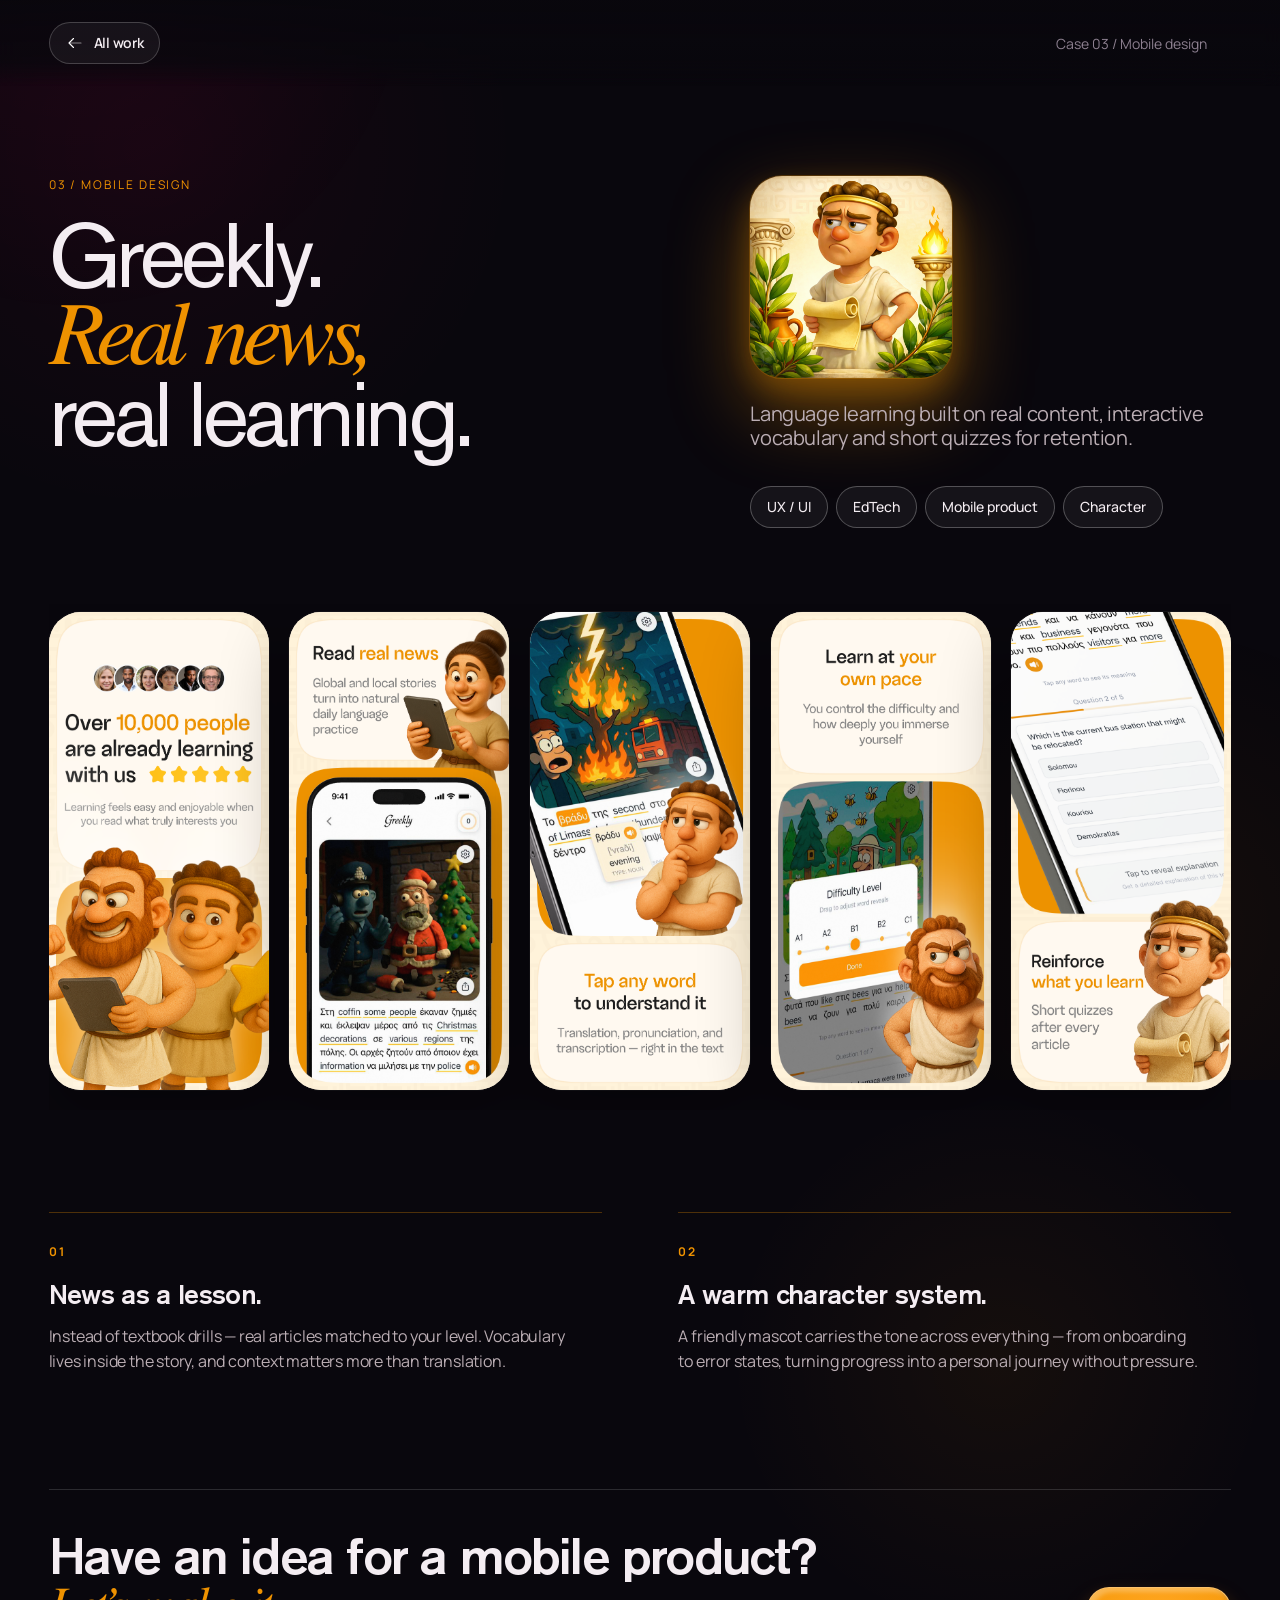
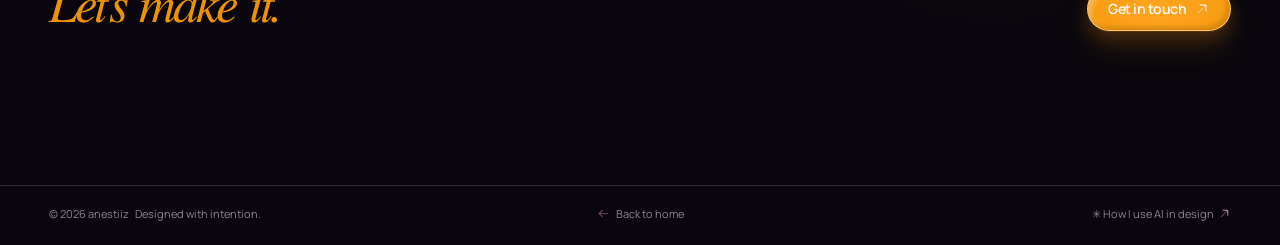
<file: greekly.html>
<!doctype html>
<html lang="en">
<head>
  <meta charset="utf-8">
  <meta name="viewport" content="width=device-width,initial-scale=1">
  <title>Greekly — Real news, real learning · anestiiz</title>
  <meta name="description" content="Greekly mobile app case study — news-based language learning with a warm character-led visual system.">
  <link rel="icon" type="image/png" href="assets/favicon/favicon.png"><link rel="apple-touch-icon" href="assets/favicon/favicon.png">
  <style>
    @font-face{font-family:"AkzidenzGroteskPro";src:url("assets/fonts/akzidenzgroteskpro-regular.ttf") format("truetype");font-weight:400;font-style:normal;font-display:swap}
    @font-face{font-family:"AkzidenzGroteskPro";src:url("assets/fonts/akzidenzgroteskpro-md.ttf") format("truetype");font-weight:500;font-style:normal;font-display:swap}
    @font-face{font-family:"AkzidenzGroteskPro";src:url("assets/fonts/akzidenzgroteskpro-bold.ttf") format("truetype");font-weight:700;font-style:normal;font-display:swap}
    @font-face{font-family:"FreeSerif";src:url("assets/fonts/FreeSerifItalic.ttf") format("truetype");font-weight:400;font-style:italic;font-display:swap}
    @font-face{font-family:"Manrope";src:url("assets/fonts/Manrope-Light.ttf") format("truetype");font-weight:300;font-style:normal;font-display:swap}
    @font-face{font-family:"Manrope";src:url("assets/fonts/Manrope-Regular.ttf") format("truetype");font-weight:400;font-style:normal;font-display:swap}
    @font-face{font-family:"Manrope";src:url("assets/fonts/Manrope-Medium.ttf") format("truetype");font-weight:500;font-style:normal;font-display:swap}
    @font-face{font-family:"Manrope";src:url("assets/fonts/Manrope-SemiBold.ttf") format("truetype");font-weight:600;font-style:normal;font-display:swap}
    @font-face{font-family:"Manrope";src:url("assets/fonts/Manrope-Bold.ttf") format("truetype");font-weight:700;font-style:normal;font-display:swap}
    @font-face{font-family:"Manrope";src:url("assets/fonts/Manrope-ExtraBold.ttf") format("truetype");font-weight:800;font-style:normal;font-display:swap}

    :root{
      --bg:#09070d; --ink:#f4edf2; --muted:#bbaeb4; --soft:#8d8090;
      --line:rgba(255,255,255,.14); --pink:#ff006a; --pink-2:#d30058;
      --pad:clamp(20px,3.8vw,64px); --max:1680px;
      --case-accent:#ef9200; --case-surface:#f7eddb; --case-line:rgba(239,146,0,.30);
      --pill-shadow:
        inset -4px -4px 4px rgba(0,0,0,.16),
        inset 4px 4px 4px rgba(255,255,255,.25),
        0 1px 1px rgba(255,0,106,.12),
        0 4px 2px rgba(255,0,106,.10),
        0 8px 2.5px rgba(255,0,106,.06),
        0 15px 3px rgba(255,0,106,.02);
      --pill-bg:radial-gradient(ellipse 110% 240% at 50% 50%, #ff006a 0%, #d30058 100%);
      --pill-border:1px solid rgba(255,255,255,.32);
    }
    *{box-sizing:border-box}
    html{scroll-behavior:smooth;background:radial-gradient(circle at 12% 8%, rgba(255,0,106,.05), transparent 18%), radial-gradient(circle at 78% 74%, rgba(255,156,0,.05), transparent 16%), var(--bg)}
    body{margin:0;color:var(--ink);font-family:"Manrope","Helvetica Neue",Helvetica,Arial,sans-serif;font-weight:400;-webkit-font-smoothing:antialiased;overflow-x:hidden;color-scheme:dark}
    body:before{content:"";position:fixed;inset:-20% -10%;pointer-events:none;background:radial-gradient(circle at 13% 12%, rgba(255,0,106,.05), transparent 20%), radial-gradient(circle at 84% 88%, rgba(255,156,0,.05), transparent 18%);z-index:-1}
    a{color:inherit;text-decoration:none}
    h1,h2,h3,h4,.case-head h2,.case-note h3{font-family:"AkzidenzGroteskPro","Helvetica Neue",Helvetica,Arial,sans-serif}
    h1 em,h2 em,h3 em,.orange,.accent-serif{font-family:"FreeSerif",Georgia,serif;font-style:italic;font-weight:400}
    .wrap{width:min(100%,var(--max));margin:auto;padding-inline:var(--pad)}
    html,body{width:100%;max-width:100%;overflow-x:clip}
    ::selection{background:var(--pink);color:#1b0610}

    header{position:sticky;top:0;z-index:60;background:linear-gradient(180deg, rgba(9,7,13,.96), rgba(9,7,13,.78) 72%, rgba(9,7,13,0));backdrop-filter:blur(10px)}
    .header-row{height:86px;display:grid;grid-template-columns:auto 1fr auto;align-items:center;gap:24px}
    .logo{font-size:24px;font-weight:700;letter-spacing:-.05em;display:inline-flex;align-items:center;gap:12px}
    .logo-text{line-height:1;color:var(--ink)}
    .logo-a{display:inline-block;height:22px;width:auto;filter:drop-shadow(0 0 8px rgba(255,0,106,.9)) drop-shadow(0 0 20px rgba(255,0,106,.72)) drop-shadow(0 0 48px rgba(255,0,106,.48)) drop-shadow(0 0 96px rgba(255,0,106,.28));transform:translateY(-1px)}
    .back-link{display:inline-flex;align-items:center;gap:10px;padding:10px 16px;border-radius:999px;border:1px solid rgba(255,255,255,.20);background:rgba(255,255,255,.05);font-size:14px;line-height:20px;font-weight:600;letter-spacing:-.02em;color:var(--ink);transition:.2s ease}
    .back-link:hover{background:rgba(255,255,255,.10);border-color:rgba(255,255,255,.34);transform:translateX(-2px)}
    .back-link .icon-arrow-left{opacity:1;width:18px;height:18px;filter:brightness(0) invert(1)}
    .icon-arrow-left{display:inline-block;width:18px;height:18px;object-fit:contain;vertical-align:-4px;flex:0 0 auto;filter:invert(98%) sepia(8%) saturate(530%) hue-rotate(283deg) brightness(102%) contrast(92%);opacity:.78}
    .header-right{justify-self:end;font-size:14px;color:var(--soft)}

    .case-hero{padding-top:clamp(48px,7vw,110px);padding-bottom:clamp(42px,5vw,74px)}
    .case-index{font-size:12px;letter-spacing:.16em;text-transform:uppercase;color:var(--case-accent);margin-bottom:24px}
    .case-head{display:grid;grid-template-columns:1.12fr .88fr;gap:clamp(42px,7vw,110px);align-items:start;margin-bottom:clamp(42px,6vw,84px)}
    .case-head h2{margin:0;font-size:clamp(62px,7vw,128px);line-height:.86;letter-spacing:-.05em;font-weight:400}
    .case-head h2 .orange{color:var(--case-accent)}
    .case-side{display:flex;flex-direction:column;align-items:flex-start;gap:24px}
    .case-logo{width:min(220px,42%);aspect-ratio:1/1;display:block;object-fit:cover;border-radius:32px;background:var(--case-surface);box-shadow:0 0 0 1px rgba(239,146,0,.24), 0 12px 28px rgba(239,146,0,.28), 0 32px 80px rgba(239,146,0,.42), 0 18px 60px rgba(0,0,0,.22)}
    .case-lead{font-size:20px;line-height:24px;color:var(--muted);letter-spacing:-.02em;max-width:560px}
    .case-facts{margin-top:12px;display:flex;flex-wrap:wrap;gap:8px}
    .case-facts span{border:1px solid rgba(255,255,255,.26);border-radius:999px;padding:10px 16px;font-size:14px;line-height:20px;color:var(--ink);background:rgba(255,255,255,.05);font-weight:500}

    .sequence{--gs-gap:clamp(16px,1.6vw,24px);width:100%;margin:0;display:flex;flex-direction:row;justify-content:flex-start;align-items:flex-start;gap:var(--gs-gap);background:transparent;padding:8px 0 20px;overflow-x:auto;overflow-y:hidden;scrollbar-width:thin;scroll-snap-type:x mandatory;-webkit-overflow-scrolling:touch}
    .sequence img{flex:0 0 calc((100% - var(--gs-gap) * 4) / 5);min-width:0;display:block;width:100%;height:auto;object-fit:contain;border-radius:32px;background:var(--case-surface);box-shadow:0 26px 70px rgba(0,0,0,.32), 0 0 0 1px rgba(255,255,255,.05);scroll-snap-align:start}

    .case-notes{counter-reset:note;margin-top:clamp(80px,8vw,124px);display:grid;grid-template-columns:1fr 1fr;column-gap:clamp(48px,6vw,96px);row-gap:clamp(48px,5.4vw,80px)}
    .case-notes > div{counter-increment:note;position:relative;padding-top:clamp(24px,2vw,32px);border-top:1px solid var(--case-line)}
    .case-notes > div::before{content:counter(note,decimal-leading-zero);display:inline-block;font-family:"Manrope",sans-serif;font-weight:700;font-size:12px;line-height:16px;letter-spacing:2px;color:var(--case-accent);margin-bottom:20px}
    .case-notes h3{margin:0 0 16px;font-size:clamp(24px,2.1vw,34px);line-height:1.06;letter-spacing:-.025em;font-weight:500;max-width:520px}
    .case-notes p{margin:0;color:var(--muted);font-family:"Manrope",sans-serif;font-size:16px;line-height:1.55;letter-spacing:-.2px;max-width:520px}

    .case-cta{margin-top:clamp(80px,9vw,140px);padding-top:42px;border-top:1px solid var(--line);display:grid;grid-template-columns:1fr auto;gap:24px;align-items:end}
    .case-cta h3{margin:0;font-size:clamp(32px,4vw,66px);line-height:.94;letter-spacing:-.035em;font-weight:500;max-width:820px}
    .case-cta h3 em{color:var(--case-accent)}
    .case-cta .cta-btn{display:inline-flex;align-items:center;justify-content:center;gap:8px;padding:12px 20px;border-radius:999px;border:1px solid rgba(255,255,255,.36);background:radial-gradient(ellipse 110% 240% at 50% 50%, #ffa51f 0%, var(--case-accent) 100%);box-shadow:inset -4px -4px 4px rgba(0,0,0,.12), inset 4px 4px 4px rgba(255,255,255,.26), 0 1px 1px rgba(239,146,0,.16), 0 8px 18px rgba(239,146,0,.20), 0 16px 34px rgba(239,146,0,.12);color:#fff;font-family:"Manrope",sans-serif;font-size:14px;line-height:18px;font-weight:600;letter-spacing:-.5px;transition:transform .2s ease}
    .icon-arrow-up{display:inline-block;width:1em;height:1em;object-fit:contain;vertical-align:-.13em;flex:0 0 auto}
    .icon-arrow-up.light{filter:invert(98%) sepia(8%) saturate(530%) hue-rotate(283deg) brightness(102%) contrast(92%)}
    .case-cta .cta-btn .icon-arrow-up{width:16px;height:16px;filter:brightness(0) invert(1)}
    .case-cta .cta-btn:hover{transform:translateY(-1px)}

    footer{display:grid;grid-template-columns:1fr auto 1fr;gap:20px;align-items:center;padding:20px var(--pad) 24px;font-size:11px;border-top:1px solid var(--line);color:var(--soft);margin-top:clamp(64px,7vw,110px)}
    footer .top{justify-self:center;display:inline-flex;align-items:center;gap:6px}
    footer .top .icon-arrow-left{width:13px;height:13px;vertical-align:-2px}
    footer .ai{justify-self:end}
    footer .ai .icon-arrow-up{width:13px;height:13px;margin-left:2px;vertical-align:-2px}

    .reveal{opacity:0;transform:translateY(18px);transition:opacity .65s ease,transform .65s ease}
    .reveal.visible{opacity:1;transform:none}

    @media(max-width:1120px){.case-head{grid-template-columns:1fr}.case-side{align-items:flex-start}.case-logo{width:160px}.case-notes{grid-template-columns:1fr;gap:32px}.case-cta{grid-template-columns:1fr}}
    @media(max-width:900px){.header-row{grid-template-columns:auto 1fr}.header-right{display:none}footer{grid-template-columns:1fr 1fr}footer .top{display:none}}
    @media(max-width:640px){
      .logo{font-size:20px;gap:8px}.logo-a{height:22px}.header-row{height:74px}
      .case-hero{padding-top:42px}.case-head h2{font-size:52px}.case-lead{font-size:17px}
      .case-logo{width:132px;border-radius:20px}
      .sequence{--gs-gap:12px;padding:6px 0 16px}
      .sequence img{flex:0 0 78%;border-radius:24px}
      .case-cta h3{font-size:34px}
    }

    html[lang="ru"] .case-head h2{font-size:clamp(52px,6.5vw,104px)}
    html[lang="ru"] .case-cta h3{font-size:clamp(28px,3.4vw,56px)}
    @media(max-width:640px){html[lang="ru"] .case-head h2{font-size:44px}}
  </style>
  <script defer src="assets/js/analytics.js"></script>
</head>
<body>
  <header>
    <div class="wrap header-row">
      <a class="back-link" href="index.html"><img class='icon-arrow-left' src='Icons/Arrow Left.svg' alt=''> All work</a>
      <div class="header-right">Case 03 / Mobile design</div>
    </div>
  </header>

  <main>
    <section class="case-hero wrap">
      <div class="case-head reveal">
        <div>
          <div class="case-index">03 / Mobile design</div>
          <h2>Greekly.<br><span class='orange'>Real news,</span><br>real learning.</h2>
        </div>
        <div class="case-side">
          <img class="case-logo" src="assets/greekly/Logo.png" alt="Greekly visual identity character logo">
          <div class="case-lead">Language learning built on real content, interactive vocabulary and short quizzes for retention.</div>
          <div class="case-facts"><span>UX / UI</span><span>EdTech</span><span>Mobile product</span><span>Character</span></div>
        </div>
      </div>

      <div class="sequence reveal" aria-label="Greekly project screens">
        <img src="assets/greekly/1.png" alt="Greekly screen 1">
        <img src="assets/greekly/2.png" alt="Greekly screen 2">
        <img src="assets/greekly/3.png" alt="Greekly screen 3">
        <img src="assets/greekly/4.png" alt="Greekly screen 4">
        <img src="assets/greekly/5.png" alt="Greekly screen 5">
      </div>

      <div class="case-notes reveal">
        <div>
          <h3>News as a lesson.</h3>
          <p>Instead of textbook drills — real articles matched to your level. Vocabulary lives inside the story, and context matters more than translation.</p>
        </div>
        <div>
          <h3>A warm character system.</h3>
          <p>A friendly mascot carries the tone across everything — from onboarding to error states, turning progress into a personal journey without pressure.</p>
        </div>
      </div>

      <div class="case-cta reveal">
        <h3>Have an idea for a mobile product? <em>Let&rsquo;s make it.</em></h3>
        <a class="cta-btn" href="index.html#contact">Get in touch <img class='icon-arrow-up light' src='Icons/Arrow Right Up.svg' alt=''></a>
      </div>
    </section>
  </main>

  <footer>
    <div>© 2026 anestiiz &nbsp; Designed with intention.</div>
    <a class="top" href="index.html"><img class="icon-arrow-left" src="Icons/Arrow Left.svg" alt=""> Back to home</a>
    <a class="ai" href="ai.html">✳ How I use AI in design <img class="icon-arrow-up light" src="Icons/Arrow Right Up.svg" alt=""></a>
  </footer>

  <script>
    const revealObserver = new IntersectionObserver(entries => {
      entries.forEach(entry => { if (entry.isIntersecting) entry.target.classList.add('visible'); });
    }, {threshold:0, rootMargin:'0px 0px -8% 0px'});
    document.querySelectorAll('.reveal').forEach(el => revealObserver.observe(el));
  </script>
</body>
</html>
</file>
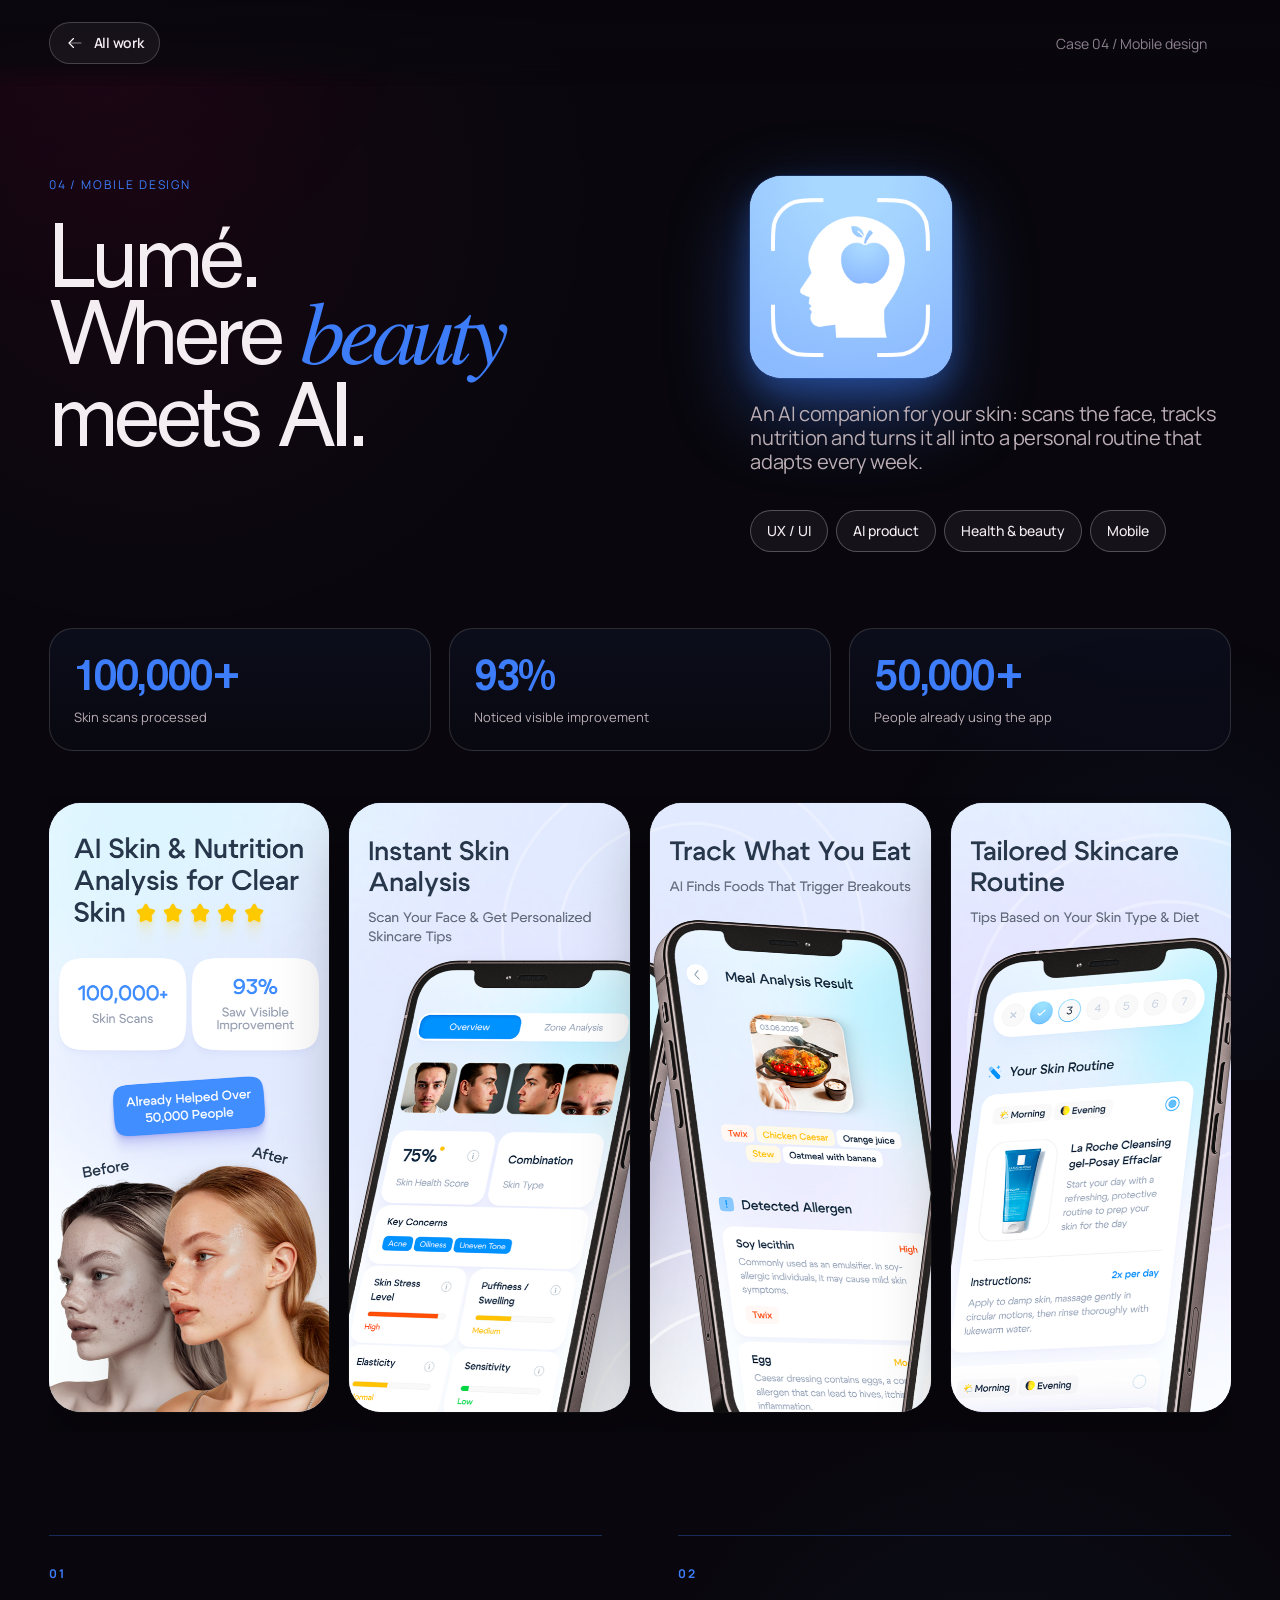
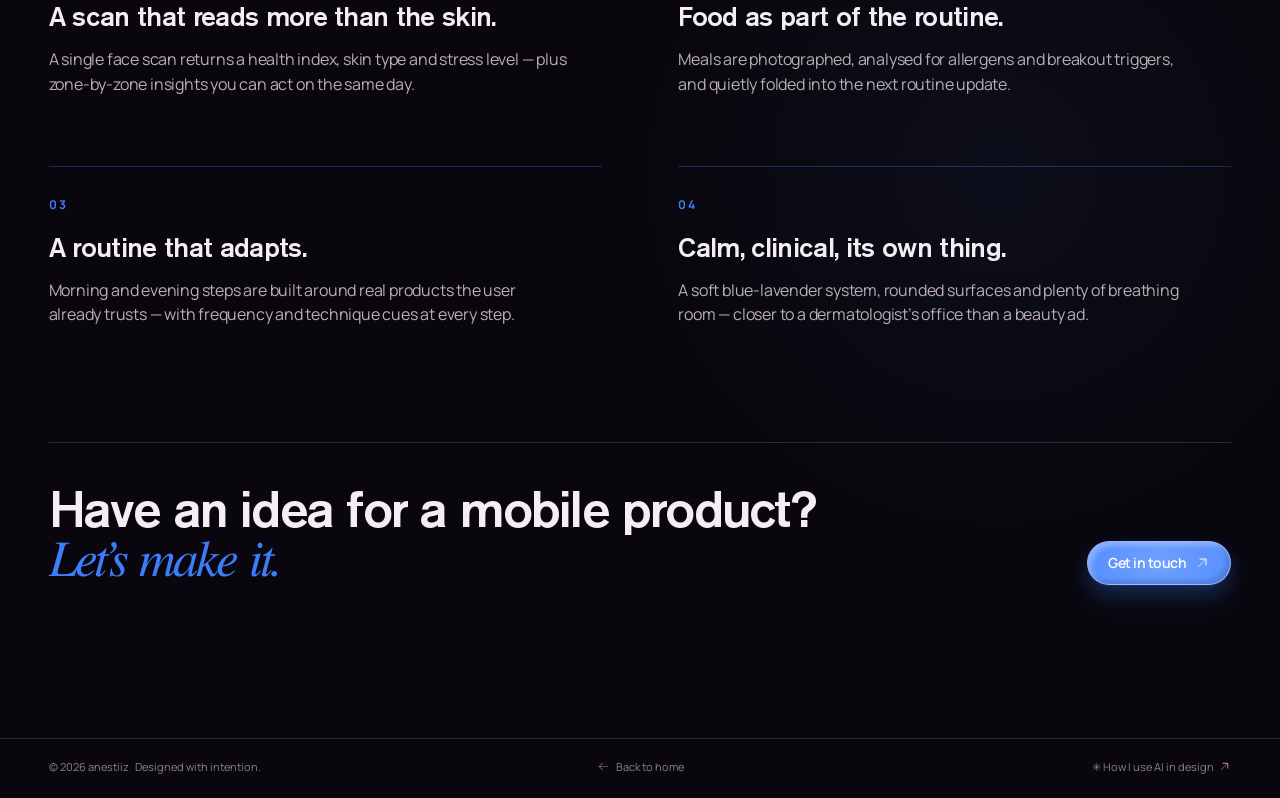
<file: lume.html>
<!doctype html>
<html lang="en">
<head>
  <meta charset="utf-8">
  <meta name="viewport" content="width=device-width,initial-scale=1">
  <title>Lumé — AI companion for your skin · anestiiz</title>
  <meta name="description" content="Lumé mobile app case study — AI skin & nutrition analysis for clearer skin, built on soft blue clinical warmth.">
  <link rel="icon" type="image/png" href="assets/favicon/favicon.png"><link rel="apple-touch-icon" href="assets/favicon/favicon.png">
  <style>
    @font-face{font-family:"AkzidenzGroteskPro";src:url("assets/fonts/akzidenzgroteskpro-regular.ttf") format("truetype");font-weight:400;font-style:normal;font-display:swap}
    @font-face{font-family:"AkzidenzGroteskPro";src:url("assets/fonts/akzidenzgroteskpro-md.ttf") format("truetype");font-weight:500;font-style:normal;font-display:swap}
    @font-face{font-family:"AkzidenzGroteskPro";src:url("assets/fonts/akzidenzgroteskpro-bold.ttf") format("truetype");font-weight:700;font-style:normal;font-display:swap}
    @font-face{font-family:"FreeSerif";src:url("assets/fonts/FreeSerifItalic.ttf") format("truetype");font-weight:400;font-style:italic;font-display:swap}
    @font-face{font-family:"Manrope";src:url("assets/fonts/Manrope-Light.ttf") format("truetype");font-weight:300;font-style:normal;font-display:swap}
    @font-face{font-family:"Manrope";src:url("assets/fonts/Manrope-Regular.ttf") format("truetype");font-weight:400;font-style:normal;font-display:swap}
    @font-face{font-family:"Manrope";src:url("assets/fonts/Manrope-Medium.ttf") format("truetype");font-weight:500;font-style:normal;font-display:swap}
    @font-face{font-family:"Manrope";src:url("assets/fonts/Manrope-SemiBold.ttf") format("truetype");font-weight:600;font-style:normal;font-display:swap}
    @font-face{font-family:"Manrope";src:url("assets/fonts/Manrope-Bold.ttf") format("truetype");font-weight:700;font-style:normal;font-display:swap}
    @font-face{font-family:"Manrope";src:url("assets/fonts/Manrope-ExtraBold.ttf") format("truetype");font-weight:800;font-style:normal;font-display:swap}

    :root{
      --bg:#09070d; --ink:#f4edf2; --muted:#bbaeb4; --soft:#8d8090;
      --line:rgba(255,255,255,.14); --pink:#ff006a; --pink-2:#d30058;
      --pad:clamp(20px,3.8vw,64px); --max:1680px;
      --case-accent:#3d7dfa; --case-accent-2:#a9c8ff; --case-surface:#dfe9ff; --case-line:rgba(61,125,250,.30);
      --pill-shadow:
        inset -4px -4px 4px rgba(0,0,0,.16),
        inset 4px 4px 4px rgba(255,255,255,.25),
        0 1px 1px rgba(255,0,106,.12),
        0 4px 2px rgba(255,0,106,.10),
        0 8px 2.5px rgba(255,0,106,.06),
        0 15px 3px rgba(255,0,106,.02);
      --pill-bg:radial-gradient(ellipse 110% 240% at 50% 50%, #ff006a 0%, #d30058 100%);
      --pill-border:1px solid rgba(255,255,255,.32);
    }
    *{box-sizing:border-box}
    html{scroll-behavior:smooth;background:radial-gradient(circle at 12% 8%, rgba(255,0,106,.05), transparent 18%), radial-gradient(circle at 78% 74%, rgba(61,125,250,.06), transparent 18%), var(--bg)}
    body{margin:0;color:var(--ink);font-family:"Manrope","Helvetica Neue",Helvetica,Arial,sans-serif;font-weight:400;-webkit-font-smoothing:antialiased;overflow-x:hidden;color-scheme:dark}
    body:before{content:"";position:fixed;inset:-20% -10%;pointer-events:none;background:radial-gradient(circle at 13% 12%, rgba(255,0,106,.05), transparent 20%), radial-gradient(circle at 84% 88%, rgba(61,125,250,.06), transparent 18%);z-index:-1}
    a{color:inherit;text-decoration:none}
    h1,h2,h3,h4,.case-head h2,.case-note h3{font-family:"AkzidenzGroteskPro","Helvetica Neue",Helvetica,Arial,sans-serif}
    h1 em,h2 em,h3 em,.blue,.accent-serif{font-family:"FreeSerif",Georgia,serif;font-style:italic;font-weight:400}
    .wrap{width:min(100%,var(--max));margin:auto;padding-inline:var(--pad)}
    html,body{width:100%;max-width:100%;overflow-x:clip}
    ::selection{background:var(--case-accent);color:#04101f}

    header{position:sticky;top:0;z-index:60;background:linear-gradient(180deg, rgba(9,7,13,.96), rgba(9,7,13,.78) 72%, rgba(9,7,13,0));backdrop-filter:blur(10px)}
    .header-row{height:86px;display:grid;grid-template-columns:auto 1fr auto;align-items:center;gap:24px}
    .logo{font-size:24px;font-weight:700;letter-spacing:-.05em;display:inline-flex;align-items:center;gap:12px}
    .logo-text{line-height:1;color:var(--ink)}
    .logo-a{display:inline-block;height:22px;width:auto;filter:drop-shadow(0 0 8px rgba(255,0,106,.9)) drop-shadow(0 0 20px rgba(255,0,106,.72)) drop-shadow(0 0 48px rgba(255,0,106,.48)) drop-shadow(0 0 96px rgba(255,0,106,.28));transform:translateY(-1px)}
    .back-link{display:inline-flex;align-items:center;gap:10px;padding:10px 16px;border-radius:999px;border:1px solid rgba(255,255,255,.20);background:rgba(255,255,255,.05);font-size:14px;line-height:20px;font-weight:600;letter-spacing:-.02em;color:var(--ink);transition:.2s ease}
    .back-link:hover{background:rgba(255,255,255,.10);border-color:rgba(255,255,255,.34);transform:translateX(-2px)}
    .back-link .icon-arrow-left{opacity:1;width:18px;height:18px;filter:brightness(0) invert(1)}
    .icon-arrow-left{display:inline-block;width:18px;height:18px;object-fit:contain;vertical-align:-4px;flex:0 0 auto;filter:invert(98%) sepia(8%) saturate(530%) hue-rotate(283deg) brightness(102%) contrast(92%);opacity:.78}
    .header-right{justify-self:end;font-size:14px;color:var(--soft)}

    .case-hero{padding-top:clamp(48px,7vw,110px);padding-bottom:clamp(42px,5vw,74px)}
    .case-index{font-size:12px;letter-spacing:.16em;text-transform:uppercase;color:var(--case-accent);margin-bottom:24px}
    .case-head{display:grid;grid-template-columns:1.12fr .88fr;gap:clamp(42px,7vw,110px);align-items:start;margin-bottom:clamp(42px,6vw,84px)}
    .case-head h2{margin:0;font-size:clamp(62px,7vw,128px);line-height:.86;letter-spacing:-.05em;font-weight:400}
    .case-head h2 .blue{color:var(--case-accent)}
    .case-side{display:flex;flex-direction:column;align-items:flex-start;gap:24px}
    .case-logo{width:min(220px,42%);aspect-ratio:1/1;display:block;object-fit:cover;border-radius:32px;background:var(--case-surface);box-shadow:0 0 0 1px rgba(61,125,250,.24), 0 12px 28px rgba(61,125,250,.30), 0 32px 80px rgba(61,125,250,.44), 0 18px 60px rgba(0,0,0,.28)}
    .case-lead{font-size:20px;line-height:24px;color:var(--muted);letter-spacing:-.02em;max-width:560px}
    .case-facts{margin-top:12px;display:flex;flex-wrap:wrap;gap:8px}
    .case-facts span{border:1px solid rgba(255,255,255,.26);border-radius:999px;padding:10px 16px;font-size:14px;line-height:20px;color:var(--ink);background:rgba(255,255,255,.05);font-weight:500}

    .stats{display:grid;grid-template-columns:repeat(3,1fr);gap:clamp(12px,1.4vw,24px);margin-bottom:clamp(32px,3.4vw,48px)}
    .stat{border:1px solid var(--line);border-radius:24px;padding:24px 24px 24px;background:linear-gradient(180deg, rgba(61,125,250,.06), rgba(61,125,250,.02))}
    .stat-num{font-family:"AkzidenzGroteskPro",Helvetica,Arial,sans-serif;font-weight:500;font-size:clamp(30px,3.4vw,52px);line-height:1;letter-spacing:-.04em;color:var(--case-accent)}
    .stat-label{margin-top:12px;font-size:13px;color:var(--muted);line-height:1.35}

    .sequence{--gs-gap:clamp(16px,1.6vw,24px);width:100%;margin:0;display:flex;flex-direction:row;justify-content:flex-start;align-items:flex-start;gap:var(--gs-gap);background:transparent;padding:8px 0 20px;overflow-x:auto;overflow-y:hidden;scrollbar-width:thin;scroll-snap-type:x mandatory;-webkit-overflow-scrolling:touch}
    .sequence img{flex:0 0 calc((100% - var(--gs-gap) * 3) / 4);min-width:0;display:block;width:100%;height:auto;object-fit:contain;border-radius:32px;background:var(--case-surface);box-shadow:0 26px 70px rgba(0,0,0,.34), 0 0 0 1px rgba(255,255,255,.05);scroll-snap-align:start}

    .case-notes{counter-reset:note;margin-top:clamp(80px,8vw,124px);display:grid;grid-template-columns:1fr 1fr;column-gap:clamp(48px,6vw,96px);row-gap:clamp(48px,5.4vw,80px)}
    .case-notes > div{counter-increment:note;position:relative;padding-top:clamp(24px,2vw,32px);border-top:1px solid var(--case-line)}
    .case-notes > div::before{content:counter(note,decimal-leading-zero);display:inline-block;font-family:"Manrope",sans-serif;font-weight:700;font-size:12px;line-height:16px;letter-spacing:2px;color:var(--case-accent);margin-bottom:20px}
    .case-notes h3{margin:0 0 16px;font-size:clamp(24px,2.1vw,34px);line-height:1.06;letter-spacing:-.025em;font-weight:500;max-width:520px}
    .case-notes p{margin:0;color:var(--muted);font-family:"Manrope",sans-serif;font-size:16px;line-height:1.55;letter-spacing:-.2px;max-width:520px}

    .case-cta{margin-top:clamp(80px,9vw,140px);padding-top:42px;border-top:1px solid var(--line);display:grid;grid-template-columns:1fr auto;gap:24px;align-items:end}
    .case-cta h3{margin:0;font-size:clamp(32px,4vw,66px);line-height:.94;letter-spacing:-.035em;font-weight:500;max-width:820px}
    .case-cta h3 em{color:var(--case-accent)}
    .case-cta .cta-btn{display:inline-flex;align-items:center;justify-content:center;gap:8px;padding:12px 20px;border-radius:999px;border:1px solid rgba(255,255,255,.36);background:radial-gradient(ellipse 110% 240% at 50% 50%, #6fa0ff 0%, var(--case-accent) 100%);box-shadow:inset -4px -4px 4px rgba(0,0,0,.12), inset 4px 4px 4px rgba(255,255,255,.26), 0 1px 1px rgba(61,125,250,.16), 0 8px 18px rgba(61,125,250,.22), 0 16px 34px rgba(61,125,250,.13);color:#fff;font-family:"Manrope",sans-serif;font-size:14px;line-height:18px;font-weight:600;letter-spacing:-.5px;transition:transform .2s ease}
    .icon-arrow-up{display:inline-block;width:1em;height:1em;object-fit:contain;vertical-align:-.13em;flex:0 0 auto}
    .icon-arrow-up.light{filter:invert(98%) sepia(8%) saturate(530%) hue-rotate(283deg) brightness(102%) contrast(92%)}
    .case-cta .cta-btn .icon-arrow-up{width:16px;height:16px;filter:brightness(0) invert(1)}
    .case-cta .cta-btn:hover{transform:translateY(-1px)}

    footer{display:grid;grid-template-columns:1fr auto 1fr;gap:20px;align-items:center;padding:20px var(--pad) 24px;font-size:11px;border-top:1px solid var(--line);color:var(--soft);margin-top:clamp(64px,7vw,110px)}
    footer .top{justify-self:center;display:inline-flex;align-items:center;gap:6px}
    footer .top .icon-arrow-left{width:13px;height:13px;vertical-align:-2px}
    footer .ai{justify-self:end}
    footer .ai .icon-arrow-up{width:13px;height:13px;margin-left:2px;vertical-align:-2px}

    .reveal{opacity:0;transform:translateY(18px);transition:opacity .65s ease,transform .65s ease}
    .reveal.visible{opacity:1;transform:none}

    @media(max-width:1120px){.case-head{grid-template-columns:1fr}.case-side{align-items:flex-start}.case-logo{width:160px}.stats{grid-template-columns:1fr 1fr}.case-notes{grid-template-columns:1fr;gap:32px}.case-cta{grid-template-columns:1fr}}
    @media(max-width:900px){.header-row{grid-template-columns:auto 1fr}.header-right{display:none}footer{grid-template-columns:1fr 1fr}footer .top{display:none}}
    @media(max-width:640px){
      .logo{font-size:20px;gap:8px}.logo-a{height:22px}.header-row{height:74px}
      .case-hero{padding-top:42px}.case-head h2{font-size:52px}.case-lead{font-size:17px}
      .case-logo{width:132px;border-radius:20px}
      .stats{grid-template-columns:1fr}
      .sequence{--gs-gap:12px;padding:6px 0 16px}
      .sequence img{flex:0 0 78%;border-radius:24px}
      .case-cta h3{font-size:34px}
    }

    html[lang="ru"] .case-head h2{font-size:clamp(52px,6.5vw,104px)}
    html[lang="ru"] .case-cta h3{font-size:clamp(28px,3.4vw,56px)}
    @media(max-width:640px){html[lang="ru"] .case-head h2{font-size:44px}}
  </style>
  <script defer src="assets/js/analytics.js"></script>
</head>
<body>
  <header>
    <div class="wrap header-row">
      <a class="back-link" href="index.html"><img class='icon-arrow-left' src='Icons/Arrow Left.svg' alt=''> All work</a>
      <div class="header-right">Case 04 / Mobile design</div>
    </div>
  </header>

  <main>
    <section class="case-hero wrap">
      <div class="case-head reveal">
        <div>
          <div class="case-index">04 / Mobile design</div>
          <h2>Lumé.<br>Where <span class='blue'>beauty</span><br>meets AI.</h2>
        </div>
        <div class="case-side">
          <img class="case-logo" src="assets/lume/Logo.png" alt="Lumé app icon">
          <div class="case-lead">An AI companion for your skin: scans the face, tracks nutrition and turns it all into a personal routine that adapts every week.</div>
          <div class="case-facts"><span>UX / UI</span><span>AI product</span><span>Health &amp; beauty</span><span>Mobile</span></div>
        </div>
      </div>

      <div class="stats reveal">
        <div class="stat"><div class="stat-num">100,000+</div><div class="stat-label">Skin scans processed</div></div>
        <div class="stat"><div class="stat-num">93%</div><div class="stat-label">Noticed visible improvement</div></div>
        <div class="stat"><div class="stat-num">50,000+</div><div class="stat-label">People already using the app</div></div>
      </div>

      <div class="sequence reveal" aria-label="Lumé project screens">
        <img src="assets/lume/1.png" alt="Lumé hero — AI Skin & Nutrition Analysis">
        <img src="assets/lume/2.png" alt="Lumé screen — Instant Skin Analysis">
        <img src="assets/lume/3.png" alt="Lumé screen — Meal analysis and allergen detection">
        <img src="assets/lume/4.png" alt="Lumé screen — Tailored skincare routine">
      </div>

      <div class="case-notes reveal">
        <div>
          <h3>A scan that reads more than the skin.</h3>
          <p>A single face scan returns a health index, skin type and stress level &mdash; plus zone-by-zone insights you can act on the same day.</p>
        </div>
        <div>
          <h3>Food as part of the routine.</h3>
          <p>Meals are photographed, analysed for allergens and breakout triggers, and quietly folded into the next routine update.</p>
        </div>
        <div>
          <h3>A routine that adapts.</h3>
          <p>Morning and evening steps are built around real products the user already trusts &mdash; with frequency and technique cues at every step.</p>
        </div>
        <div>
          <h3>Calm, clinical, its own thing.</h3>
          <p>A soft blue-lavender system, rounded surfaces and plenty of breathing room &mdash; closer to a dermatologist&rsquo;s office than a beauty ad.</p>
        </div>
      </div>

      <div class="case-cta reveal">
        <h3>Have an idea for a mobile product? <em>Let&rsquo;s make it.</em></h3>
        <a class="cta-btn" href="index.html#contact">Get in touch <img class='icon-arrow-up light' src='Icons/Arrow Right Up.svg' alt=''></a>
      </div>
    </section>
  </main>

  <footer>
    <div>© 2026 anestiiz &nbsp; Designed with intention.</div>
    <a class="top" href="index.html"><img class="icon-arrow-left" src="Icons/Arrow Left.svg" alt=""> Back to home</a>
    <a class="ai" href="ai.html">✳ How I use AI in design <img class="icon-arrow-up light" src="Icons/Arrow Right Up.svg" alt=""></a>
  </footer>

  <script>
    const revealObserver = new IntersectionObserver(entries => {
      entries.forEach(entry => { if (entry.isIntersecting) entry.target.classList.add('visible'); });
    }, {threshold:0, rootMargin:'0px 0px -8% 0px'});
    document.querySelectorAll('.reveal').forEach(el => revealObserver.observe(el));
  </script>
</body>
</html>
</file>
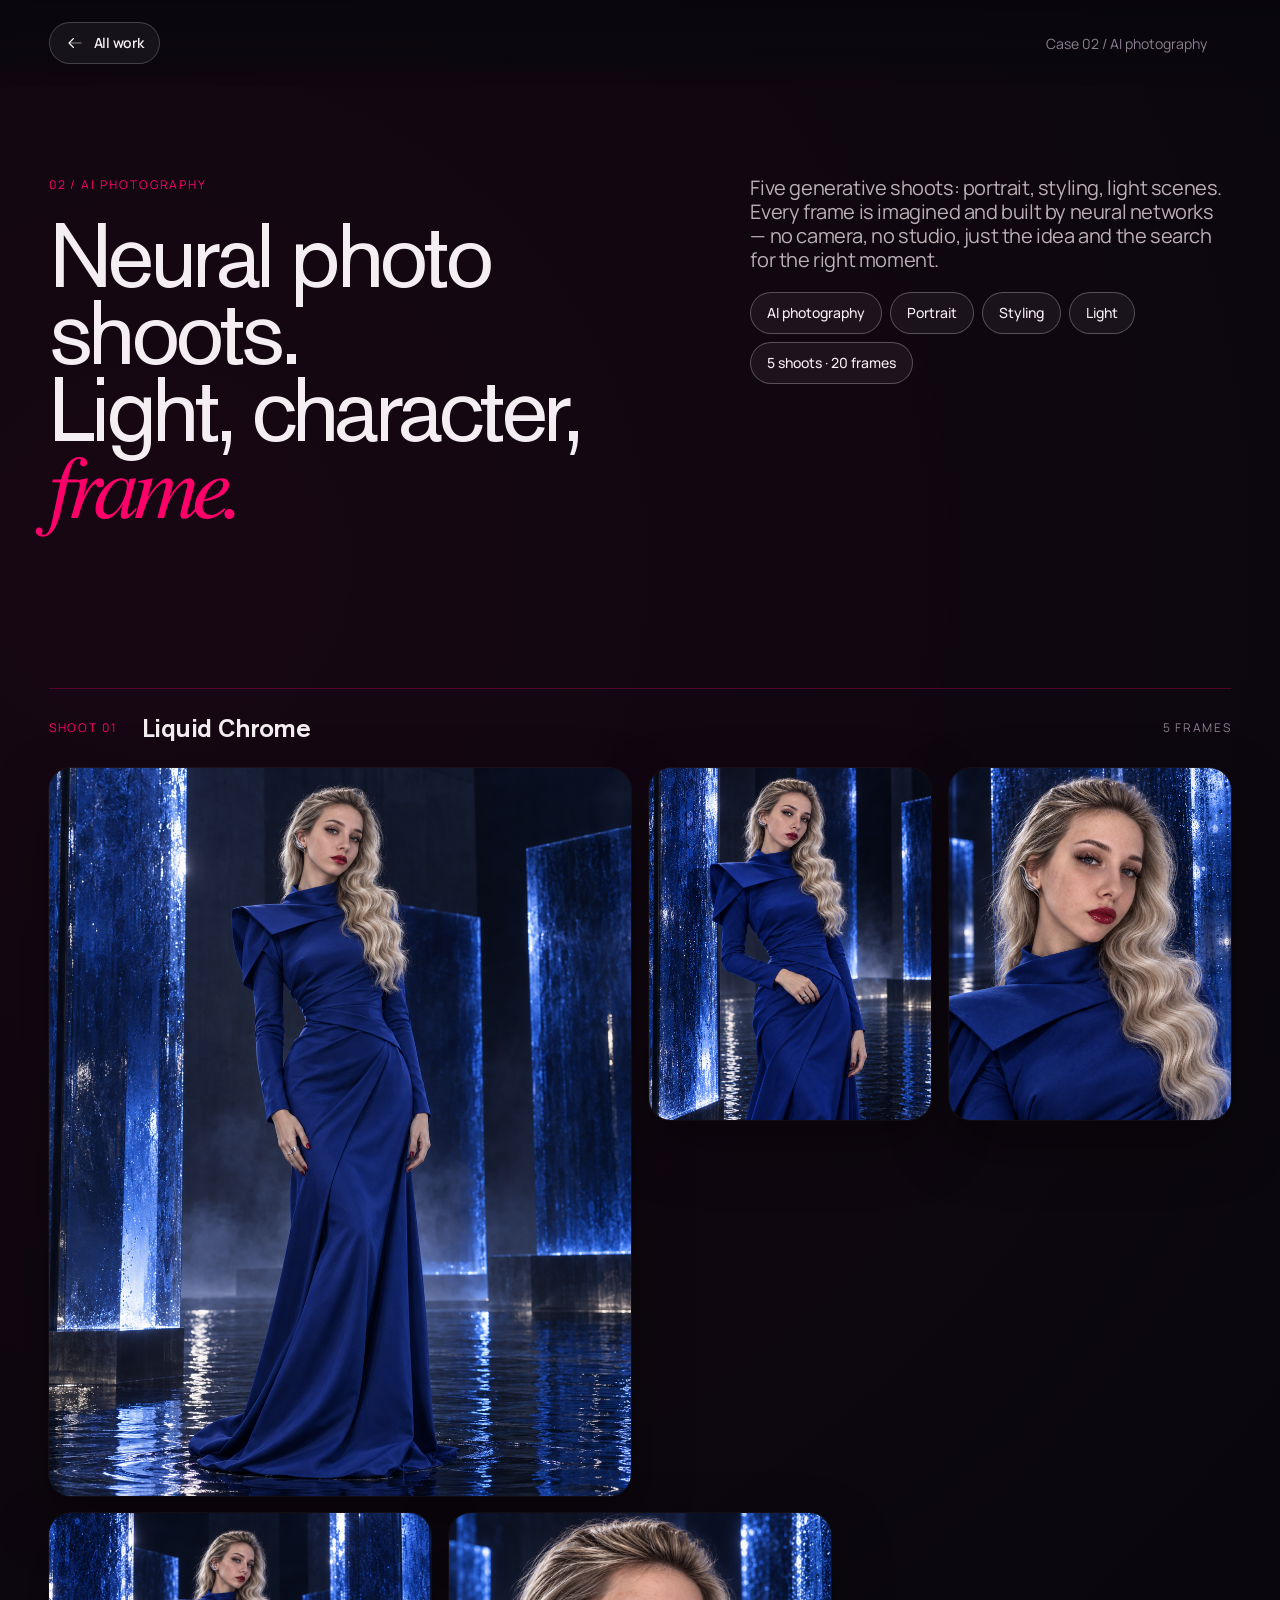
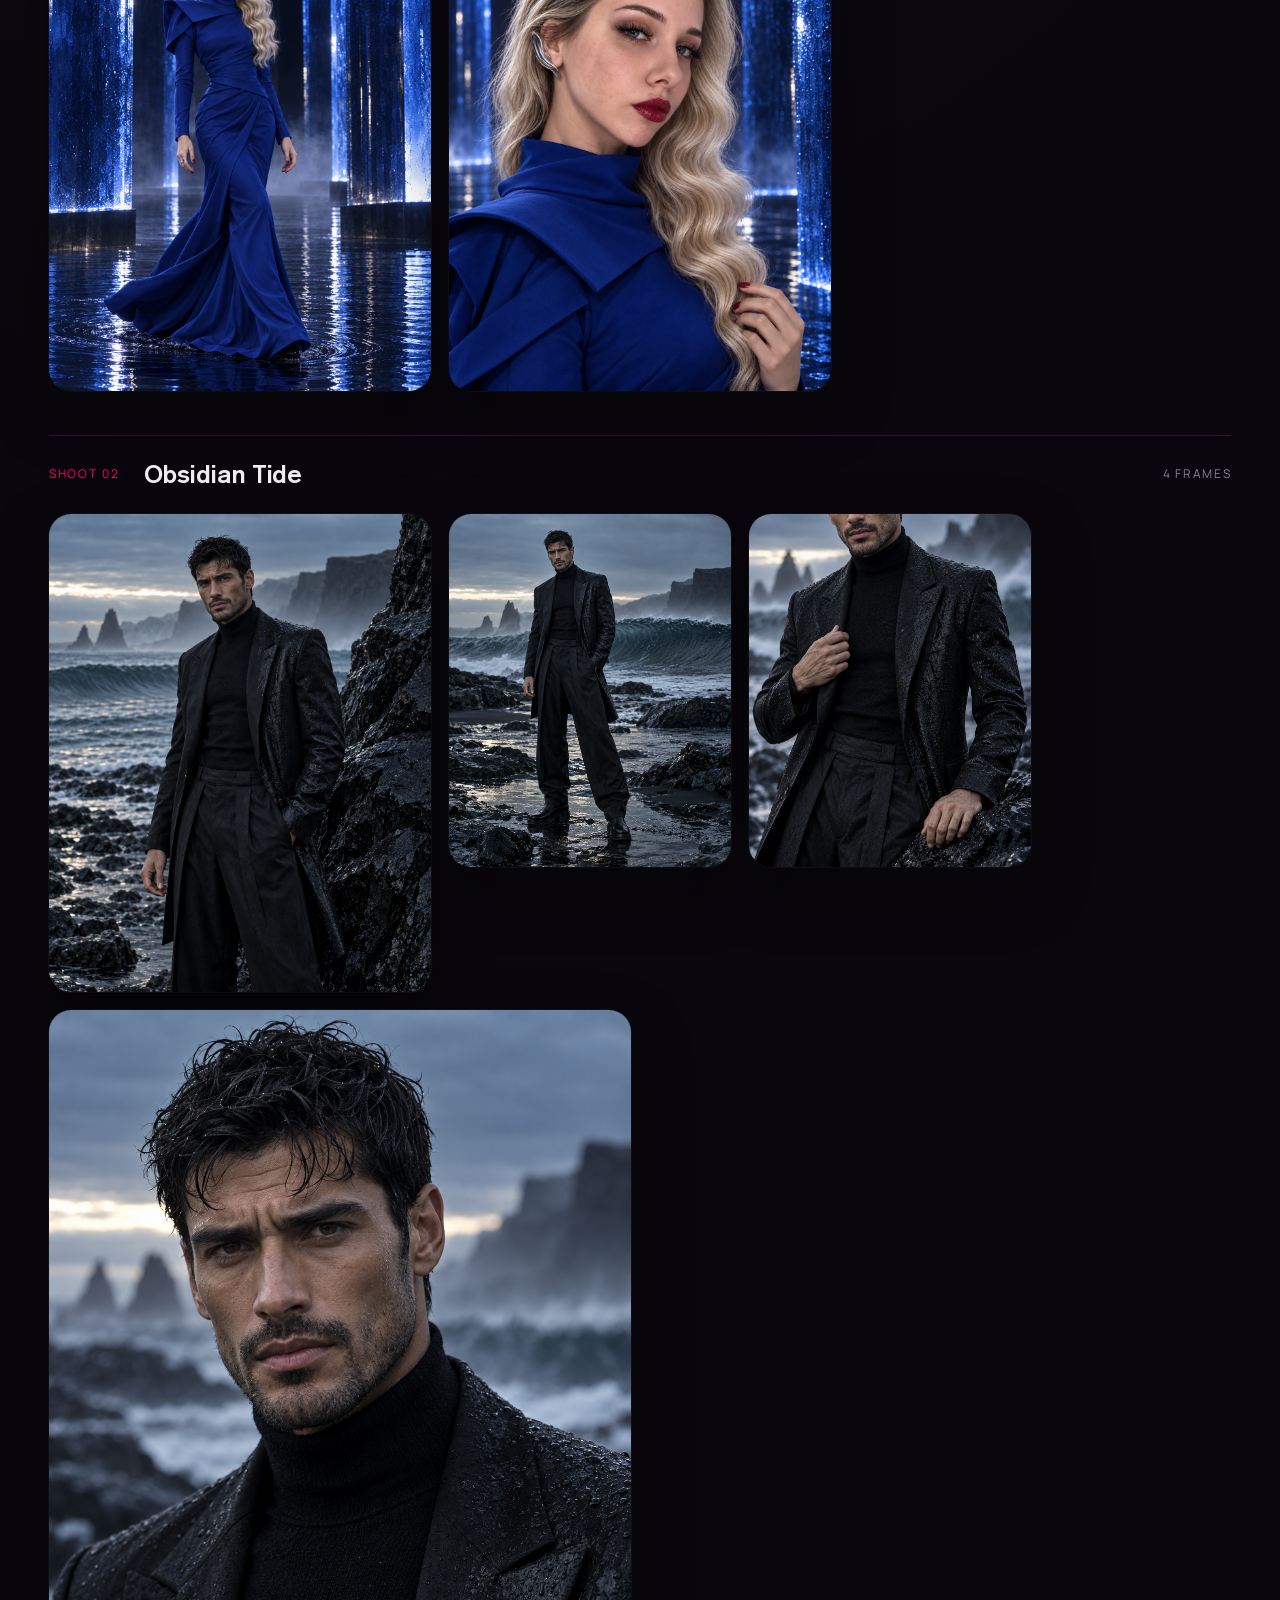
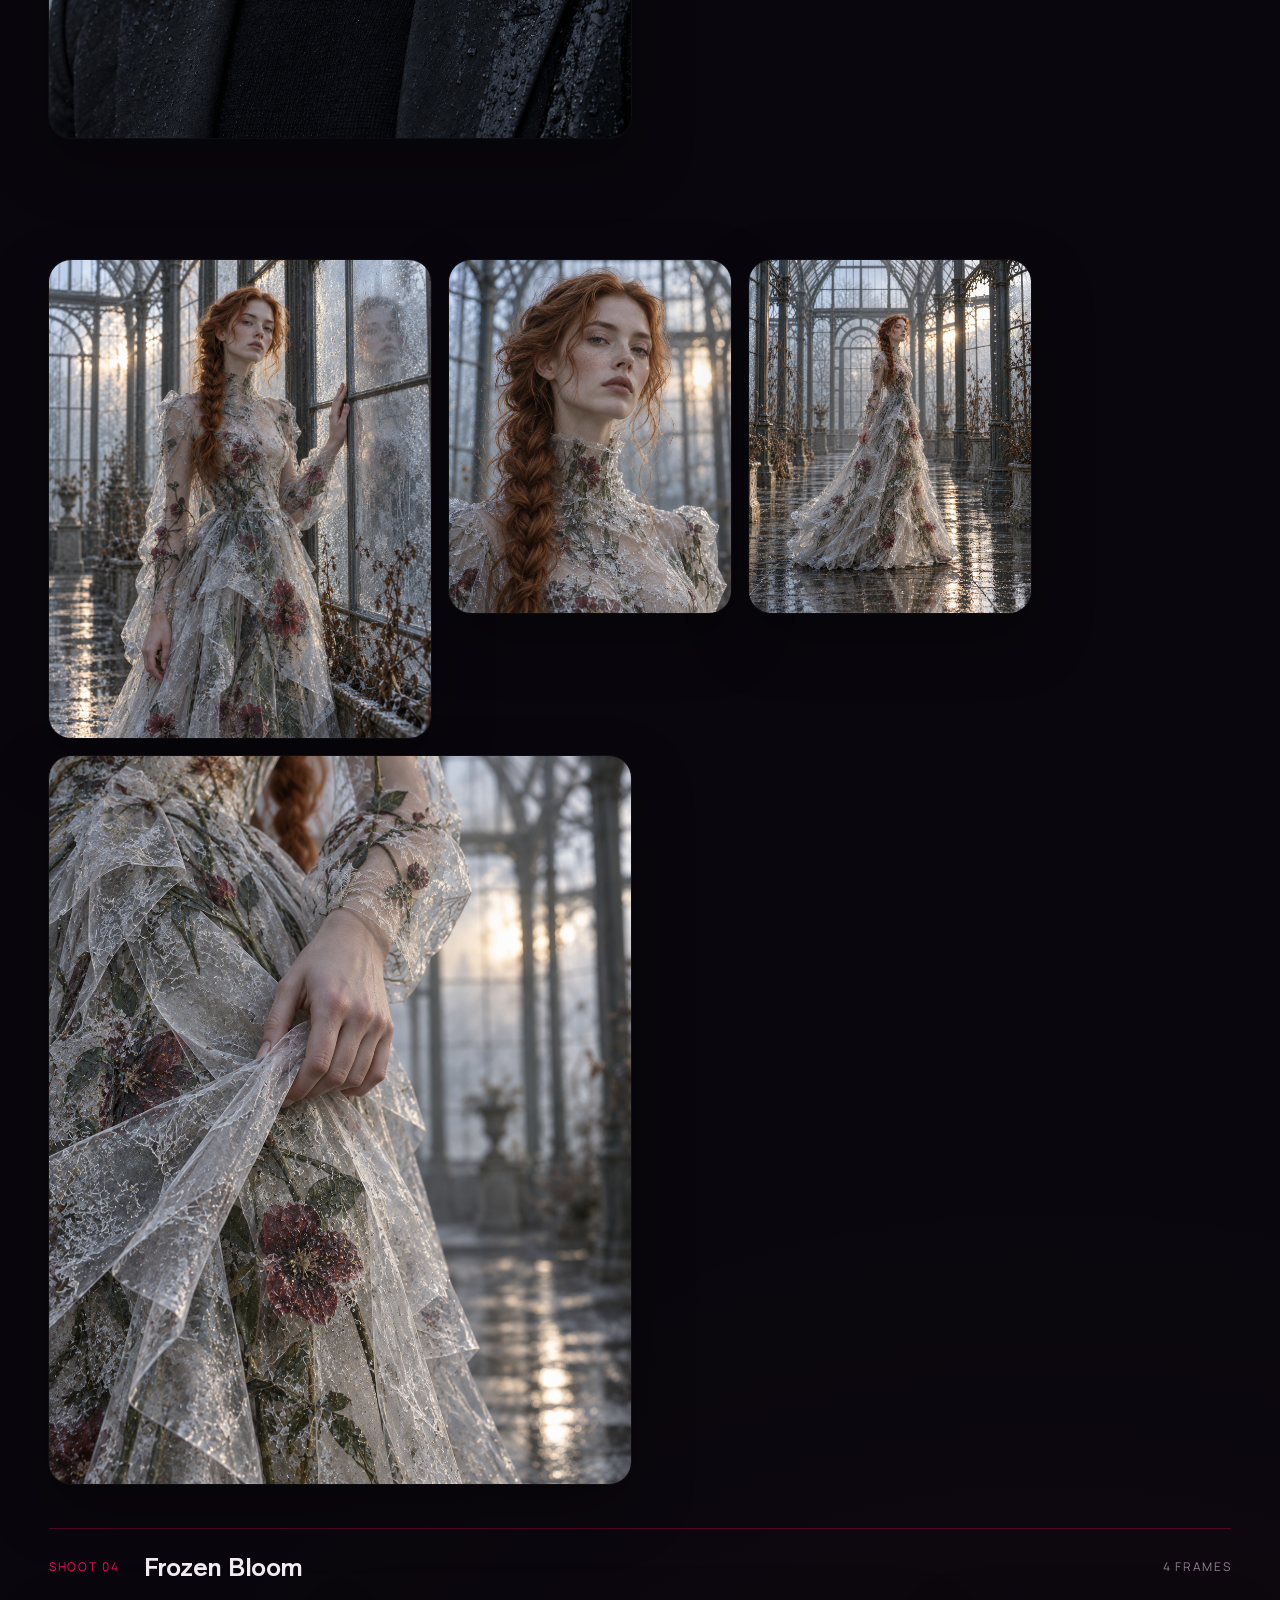
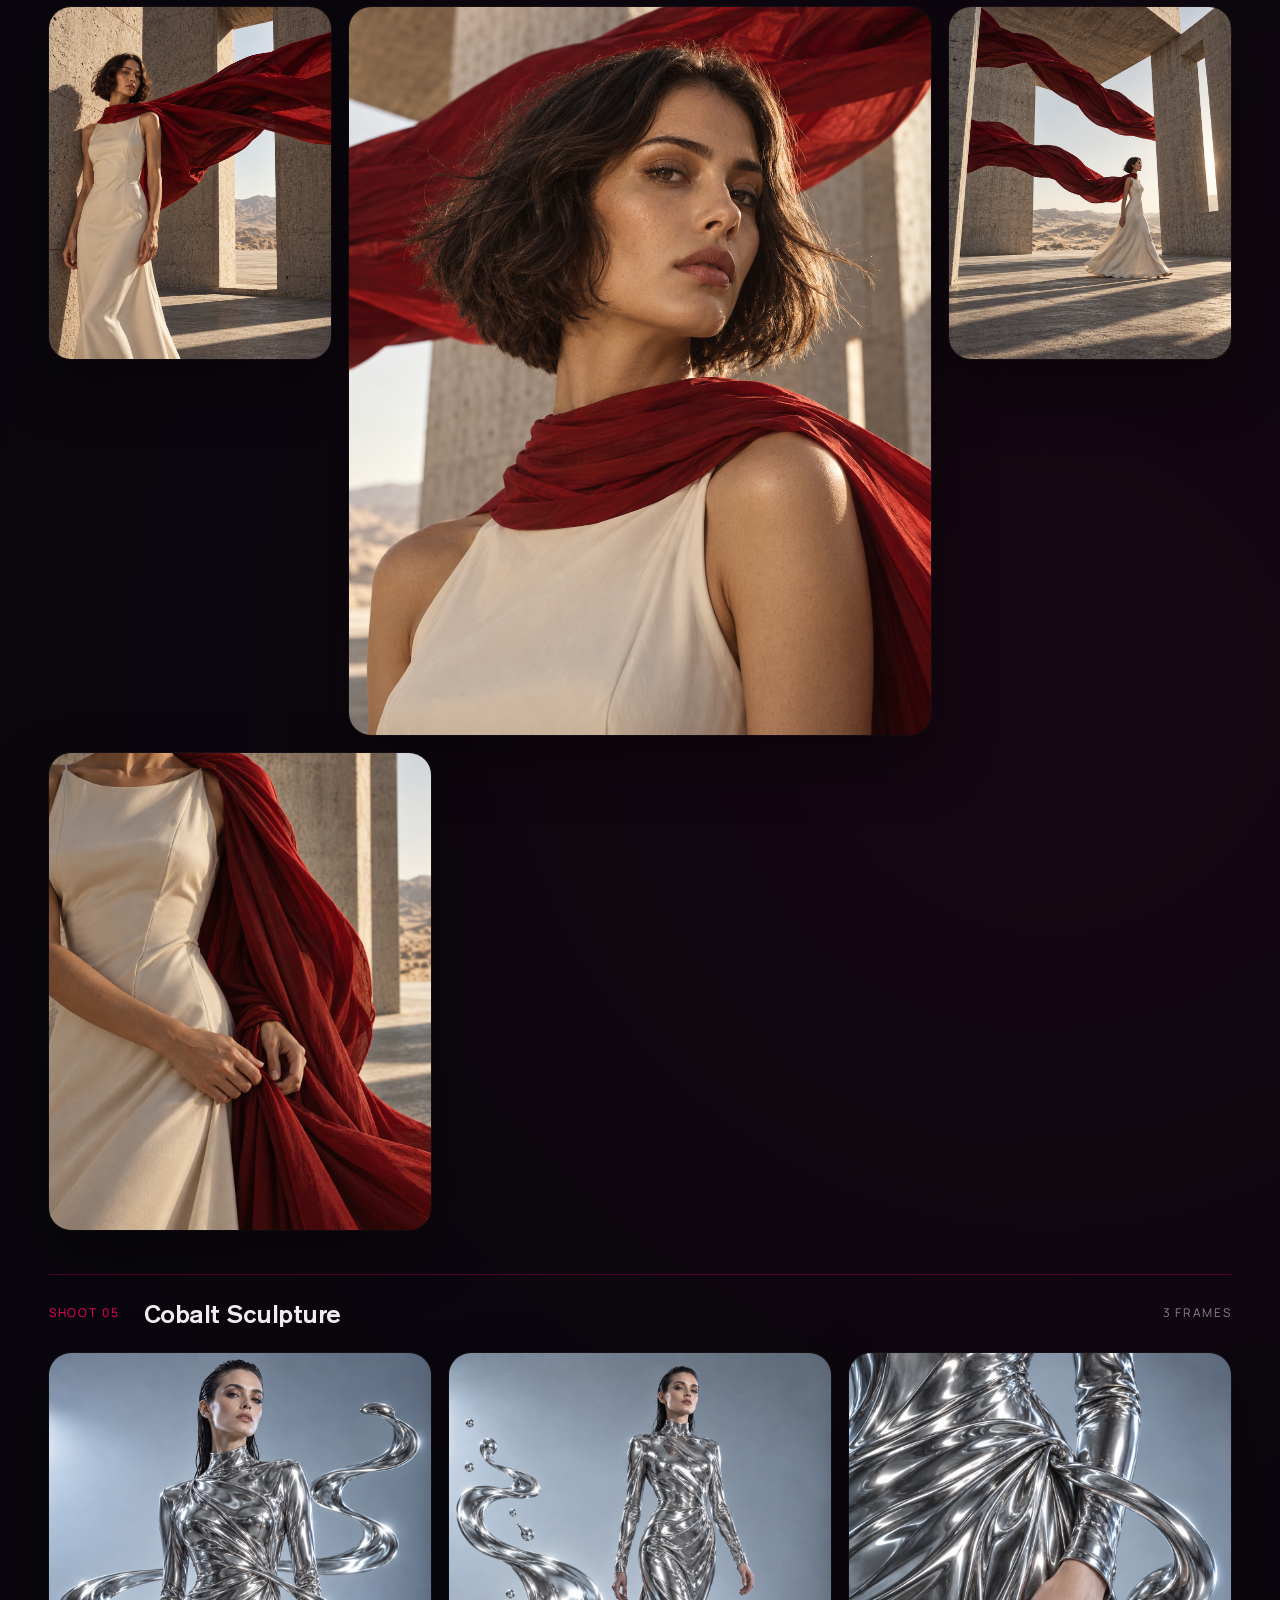
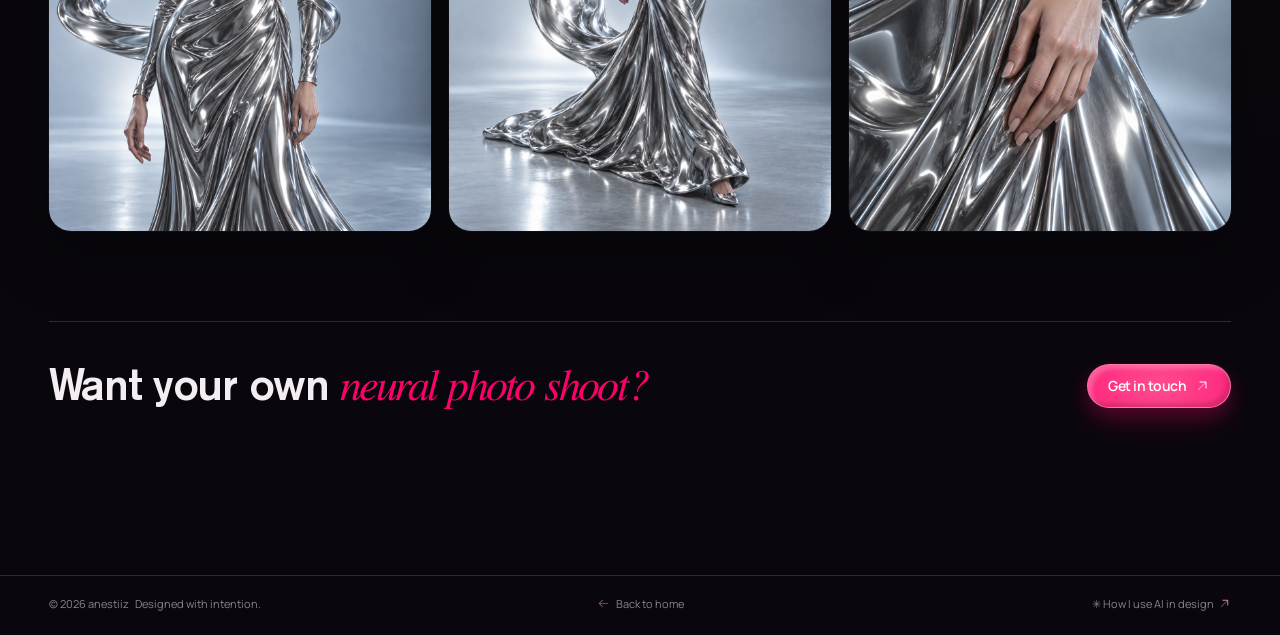
<file: neuro.html>
<!doctype html>
<html lang="en">
<head>
  <meta charset="utf-8">
  <meta name="viewport" content="width=device-width,initial-scale=1">
  <title>Neural photo shoots · anestiiz</title>
  <meta name="description" content="Five generative photo shoots — portraits, styling and light scenes created with neural networks.">
  <link rel="icon" type="image/png" href="assets/favicon/favicon.png"><link rel="apple-touch-icon" href="assets/favicon/favicon.png">
  <style>
    @font-face{font-family:"AkzidenzGroteskPro";src:url("assets/fonts/akzidenzgroteskpro-regular.ttf") format("truetype");font-weight:400;font-style:normal;font-display:swap}
    @font-face{font-family:"AkzidenzGroteskPro";src:url("assets/fonts/akzidenzgroteskpro-md.ttf") format("truetype");font-weight:500;font-style:normal;font-display:swap}
    @font-face{font-family:"AkzidenzGroteskPro";src:url("assets/fonts/akzidenzgroteskpro-bold.ttf") format("truetype");font-weight:700;font-style:normal;font-display:swap}
    @font-face{font-family:"FreeSerif";src:url("assets/fonts/FreeSerifItalic.ttf") format("truetype");font-weight:400;font-style:italic;font-display:swap}
    @font-face{font-family:"Manrope";src:url("assets/fonts/Manrope-Light.ttf") format("truetype");font-weight:300;font-style:normal;font-display:swap}
    @font-face{font-family:"Manrope";src:url("assets/fonts/Manrope-Regular.ttf") format("truetype");font-weight:400;font-style:normal;font-display:swap}
    @font-face{font-family:"Manrope";src:url("assets/fonts/Manrope-Medium.ttf") format("truetype");font-weight:500;font-style:normal;font-display:swap}
    @font-face{font-family:"Manrope";src:url("assets/fonts/Manrope-SemiBold.ttf") format("truetype");font-weight:600;font-style:normal;font-display:swap}
    @font-face{font-family:"Manrope";src:url("assets/fonts/Manrope-Bold.ttf") format("truetype");font-weight:700;font-style:normal;font-display:swap}

    :root{
      --bg:#09070d; --ink:#f4edf2; --muted:#bbaeb4; --soft:#8d8090;
      --line:rgba(255,255,255,.14); --pink:#ff006a; --pink-2:#d30058;
      --pad:clamp(20px,3.8vw,64px); --max:1680px;
      --case-accent:#ff006a; --case-surface:#1a0713; --case-line:rgba(255,0,106,.28);
    }
    *{box-sizing:border-box}
    html{scroll-behavior:smooth;background:radial-gradient(circle at 12% 8%, rgba(255,0,106,.06), transparent 22%), radial-gradient(circle at 82% 78%, rgba(255,0,106,.05), transparent 20%), var(--bg)}
    body{margin:0;color:var(--ink);font-family:"Manrope","Helvetica Neue",Helvetica,Arial,sans-serif;font-weight:400;-webkit-font-smoothing:antialiased;overflow-x:hidden;color-scheme:dark}
    a{color:inherit;text-decoration:none}
    h1,h2,h3,h4{font-family:"AkzidenzGroteskPro","Helvetica Neue",Helvetica,Arial,sans-serif}
    h1 em,h2 em,h3 em,.accent-serif{font-family:"FreeSerif",Georgia,serif;font-style:italic;font-weight:400;color:var(--case-accent)}
    .wrap{width:min(100%,var(--max));margin:auto;padding-inline:var(--pad)}
    html,body{width:100%;max-width:100%;overflow-x:clip}
    ::selection{background:var(--case-accent);color:#04101f}

    header{position:sticky;top:0;z-index:60;background:linear-gradient(180deg, rgba(9,7,13,.96), rgba(9,7,13,.78) 72%, rgba(9,7,13,0));backdrop-filter:blur(10px)}
    .header-row{height:86px;display:grid;grid-template-columns:auto 1fr auto;align-items:center;gap:24px}
    .logo{font-size:24px;font-weight:700;letter-spacing:-.05em;display:inline-flex;align-items:center;gap:12px}
    .logo-text{line-height:1;color:var(--ink)}
    .logo-a{display:inline-block;height:22px;width:auto;filter:drop-shadow(0 0 8px rgba(255,0,106,.9)) drop-shadow(0 0 20px rgba(255,0,106,.72)) drop-shadow(0 0 48px rgba(255,0,106,.48)) drop-shadow(0 0 96px rgba(255,0,106,.28));transform:translateY(-1px)}
    .back-link{display:inline-flex;align-items:center;gap:10px;padding:10px 16px;border-radius:999px;border:1px solid rgba(255,255,255,.20);background:rgba(255,255,255,.05);font-size:14px;line-height:20px;font-weight:600;letter-spacing:-.02em;color:var(--ink);transition:.2s ease}
    .back-link:hover{background:rgba(255,255,255,.10);border-color:rgba(255,255,255,.34);transform:translateX(-2px)}
    .back-link .icon-arrow-left{opacity:1;width:18px;height:18px;filter:brightness(0) invert(1)}
    .icon-arrow-left{display:inline-block;width:18px;height:18px;object-fit:contain;vertical-align:-4px;flex:0 0 auto;filter:invert(98%) sepia(8%) saturate(530%) hue-rotate(283deg) brightness(102%) contrast(92%);opacity:.78}
    .icon-arrow-up{display:inline-block;width:1em;height:1em;object-fit:contain;vertical-align:-.13em;flex:0 0 auto}
    .icon-arrow-up.light{filter:invert(98%) sepia(8%) saturate(530%) hue-rotate(283deg) brightness(102%) contrast(92%)}
    .header-right{justify-self:end;font-size:14px;color:var(--soft)}

    .case-hero{padding-top:clamp(48px,7vw,110px);padding-bottom:clamp(28px,3vw,48px)}
    .case-index{font-size:12px;letter-spacing:.16em;text-transform:uppercase;color:var(--case-accent);margin-bottom:24px}
    .case-head{display:grid;grid-template-columns:1.12fr .88fr;gap:clamp(42px,7vw,110px);align-items:start;margin-bottom:clamp(24px,3vw,42px)}
    .case-head h2{margin:0;font-size:clamp(62px,7vw,128px);line-height:.86;letter-spacing:-.05em;font-weight:400}
    .case-lead{font-size:20px;line-height:24px;color:var(--muted);letter-spacing:-.02em;max-width:560px}
    .case-facts{margin-top:20px;display:flex;flex-wrap:wrap;gap:8px}
    .case-facts span{border:1px solid rgba(255,255,255,.26);border-radius:999px;padding:10px 16px;font-size:14px;line-height:20px;color:var(--ink);background:rgba(255,255,255,.05);font-weight:500}

    /* Scattered gallery — 12-col grid, mixed spans, portrait aspect */
    .gallery-section{padding-top:clamp(28px,3vw,48px);padding-bottom:clamp(48px,6vw,96px)}
    .shoot-title{display:flex;align-items:flex-end;gap:24px;margin:clamp(32px,3.4vw,48px) 0 clamp(18px,2vw,26px);padding-top:clamp(24px,2vw,32px);border-top:1px solid var(--case-line);flex-wrap:wrap}
    .shoot-title .shoot-idx{font-size:12px;letter-spacing:.16em;text-transform:uppercase;color:var(--case-accent);padding-bottom:6px;flex:0 0 auto}
    .shoot-head{flex:1 1 auto;min-width:0;display:flex;flex-direction:column;gap:8px}
    .shoot-head h3{margin:0;font-size:clamp(22px,2vw,32px);line-height:1.05;letter-spacing:-.02em;font-weight:500}
    .shoot-head h3 em{color:var(--case-accent)}
    .shoot-head p{margin:0;color:var(--muted);font-size:15px;line-height:1.45;letter-spacing:-.15px;max-width:560px}
    .shoot-title .shoot-count{margin-left:auto;font-size:12px;letter-spacing:.14em;text-transform:uppercase;color:var(--soft);padding-bottom:6px;flex:0 0 auto}
    .shoot-title .shoot-count.pending{color:var(--case-accent)}

    .gallery-empty{position:relative;border:1px dashed var(--case-line);border-radius:22px;padding:clamp(48px,6vw,80px) clamp(28px,3vw,42px);text-align:center;background:linear-gradient(180deg,rgba(255,0,106,.05),rgba(255,0,106,.01));color:var(--muted)}
    .gallery-empty .empty-tag{display:inline-block;padding:6px 12px;border-radius:999px;background:rgba(255,0,106,.14);border:1px solid rgba(255,0,106,.28);color:var(--case-accent);font-family:"Manrope",sans-serif;font-size:11px;font-weight:600;letter-spacing:.14em;text-transform:uppercase;margin-bottom:16px}
    .gallery-empty .empty-title{font-family:"AkzidenzGroteskPro","Helvetica Neue",Helvetica,Arial,sans-serif;font-size:clamp(22px,2vw,32px);color:var(--ink);letter-spacing:-.02em;font-weight:500;margin-bottom:10px}
    .gallery-empty p{margin:0 auto;font-size:15px;line-height:1.5;max-width:520px}

    .gallery{display:grid;grid-template-columns:repeat(12,1fr);gap:clamp(12px,1.4vw,20px)}
    .gallery figure{margin:0;overflow:hidden;border-radius:22px;background:#0a0806;position:relative;box-shadow:0 24px 60px rgba(0,0,0,.34), 0 0 0 1px rgba(255,255,255,.04);transition:transform .35s ease,box-shadow .35s ease}
    .gallery figure:hover{transform:translateY(-3px);box-shadow:0 28px 72px rgba(0,0,0,.42), 0 0 0 1px rgba(255,0,106,.22)}
    .gallery figure img{width:100%;height:100%;object-fit:cover;display:block;transition:transform .8s ease}
    .gallery figure:hover img{transform:scale(1.04)}
    .g-lg{grid-column:span 6;aspect-ratio:4/5}
    .g-md{grid-column:span 4;aspect-ratio:4/5}
    .g-sm{grid-column:span 3;aspect-ratio:4/5}

    .case-cta{margin-top:clamp(64px,7vw,110px);padding-top:42px;border-top:1px solid var(--line);display:grid;grid-template-columns:1fr auto;gap:24px;align-items:end}
    .case-cta h3{margin:0;font-size:clamp(28px,3.4vw,56px);line-height:.98;letter-spacing:-.03em;font-weight:500;max-width:820px}
    .case-cta .cta-btn{display:inline-flex;align-items:center;justify-content:center;gap:8px;padding:12px 20px;border-radius:999px;border:1px solid rgba(255,255,255,.32);background:radial-gradient(ellipse 110% 240% at 50% 50%, #ff4c8f 0%, var(--case-accent) 100%);box-shadow:inset -4px -4px 4px rgba(0,0,0,.14), inset 4px 4px 4px rgba(255,255,255,.24), 0 8px 18px rgba(255,0,106,.22), 0 16px 34px rgba(255,0,106,.14);color:#fff;font-family:"Manrope",sans-serif;font-size:14px;line-height:18px;font-weight:600;letter-spacing:-.5px;transition:transform .2s ease}
    .case-cta .cta-btn .icon-arrow-up{width:16px;height:16px;filter:brightness(0) invert(1)}
    .case-cta .cta-btn:hover{transform:translateY(-1px)}

    footer{display:grid;grid-template-columns:1fr auto 1fr;gap:20px;align-items:center;padding:20px var(--pad) 24px;font-size:11px;border-top:1px solid var(--line);color:var(--soft);margin-top:clamp(64px,7vw,110px)}
    footer .top{justify-self:center;display:inline-flex;align-items:center;gap:6px}
    footer .top .icon-arrow-left{width:13px;height:13px;vertical-align:-2px}
    footer .ai{justify-self:end}
    footer .ai .icon-arrow-up{width:13px;height:13px;margin-left:2px;vertical-align:-2px}

    .reveal{opacity:0;transform:translateY(18px);transition:opacity .65s ease,transform .65s ease}
    .reveal.visible{opacity:1;transform:none}

    /* Lightbox */
    .lightbox{position:fixed;inset:0;background:rgba(6,4,10,.92);backdrop-filter:blur(14px);z-index:100;display:none;align-items:center;justify-content:center;padding:32px;cursor:zoom-out;touch-action:pan-y}
    .lightbox.open{display:flex}
    .lightbox img{max-width:min(96vw,1400px);max-height:92vh;width:auto;height:auto;object-fit:contain;border-radius:12px;box-shadow:0 40px 120px rgba(0,0,0,.6);user-select:none;-webkit-user-drag:none}
    .lightbox-close{position:absolute;top:20px;right:24px;width:44px;height:44px;border-radius:999px;border:1px solid rgba(255,255,255,.24);background:rgba(255,255,255,.04);color:#fff;font-size:22px;line-height:1;cursor:pointer;display:inline-flex;align-items:center;justify-content:center}
    .lightbox-close:hover{background:rgba(255,255,255,.08)}
    .lightbox-nav{position:absolute;top:50%;transform:translateY(-50%);width:52px;height:52px;border-radius:999px;border:1px solid rgba(255,255,255,.24);background:rgba(255,255,255,.05);color:#fff;font-size:24px;line-height:1;cursor:pointer;display:inline-flex;align-items:center;justify-content:center;transition:background .2s ease}
    .lightbox-nav:hover{background:rgba(255,255,255,.12)}
    .lightbox-nav.prev{left:24px}
    .lightbox-nav.next{right:24px}
    @media(max-width:640px){.lightbox-nav{display:none}}
    .gallery figure{cursor:zoom-in}

    @media(max-width:1120px){
      .case-head{grid-template-columns:1fr}
      .case-cta{grid-template-columns:1fr}
      .g-lg{grid-column:span 12}
      .g-md{grid-column:span 6}
      .g-sm{grid-column:span 6}
    }
    @media(max-width:900px){
      .header-row{grid-template-columns:auto 1fr}
      .header-right{display:none}
      footer{grid-template-columns:1fr 1fr}
      footer .top{display:none}
    }
    @media(max-width:640px){
      .logo{font-size:20px;gap:8px}.logo-a{height:22px}.header-row{height:74px}
      .case-hero{padding-top:42px}.case-head h2{font-size:44px}.case-lead{font-size:16px}
      .g-lg,.g-md,.g-sm{grid-column:span 12}
      .case-cta h3{font-size:30px}
      .gallery figure{border-radius:18px}
    }
  </style>
  <script defer src="assets/js/analytics.js"></script>
</head>
<body>
  <header>
    <div class="wrap header-row">
      <a class="back-link" href="index.html"><img class='icon-arrow-left' src='Icons/Arrow Left.svg' alt=''> All work</a>
      <div class="header-right">Case 02 / AI photography</div>
    </div>
  </header>

  <main>
    <section class="case-hero wrap">
      <div class="case-head reveal">
        <div>
          <div class="case-index">02 / AI photography</div>
          <h2>Neural photo shoots.<br>Light, character, <em>frame.</em></h2>
        </div>
        <div>
          <div class="case-lead">Five generative shoots: portrait, styling, light scenes. Every frame is imagined and built by neural networks &mdash; no camera, no studio, just the idea and the search for the right moment.</div>
          <div class="case-facts"><span>AI photography</span><span>Portrait</span><span>Styling</span><span>Light</span><span>5 shoots &middot; 20 frames</span></div>
        </div>
      </div>
    </section>

    <section class="gallery-section wrap">

      <div class="shoot-title reveal">
        <span class="shoot-idx">Shoot 01</span>
        <div class="shoot-head">
          <h3>Liquid Chrome</h3>
        </div>
        <span class="shoot-count">5 frames</span>
      </div>
      <div class="gallery reveal">
        <figure class="g-lg"><img src="assets/neuro/main/1.png" alt="Liquid Chrome — frame 1" loading="lazy"></figure>
        <figure class="g-sm"><img src="assets/neuro/main/2.png" alt="Liquid Chrome — frame 2" loading="lazy"></figure>
        <figure class="g-sm"><img src="assets/neuro/main/4.png" alt="Liquid Chrome — frame 3" loading="lazy"></figure>
        <figure class="g-md"><img src="assets/neuro/main/5.png" alt="Liquid Chrome — frame 4" loading="lazy"></figure>
        <figure class="g-md"><img src="assets/neuro/main/6.png" alt="Liquid Chrome — frame 5" loading="lazy"></figure>
      </div>

      <div class="shoot-title reveal">
        <span class="shoot-idx">Shoot 02</span>
        <div class="shoot-head">
          <h3>Obsidian Tide</h3>
        </div>
        <span class="shoot-count">4 frames</span>
      </div>
      <div class="gallery reveal">
        <figure class="g-md"><img src="assets/neuro/obsidian/1.png" alt="Obsidian Tide — frame 1" loading="lazy"></figure>
        <figure class="g-sm"><img src="assets/neuro/obsidian/2.png" alt="Obsidian Tide — frame 2" loading="lazy"></figure>
        <figure class="g-sm"><img src="assets/neuro/obsidian/3.png" alt="Obsidian Tide — frame 3" loading="lazy"></figure>
        <figure class="g-lg"><img src="assets/neuro/obsidian/4.png" alt="Obsidian Tide — frame 4" loading="lazy"></figure>
      </div>

      <div class="shoot-title reveal">
        <span class="shoot-idx">Shoot 03</span>
        <div class="shoot-head">
          <h3>Crimson Gravity</h3>
        </div>
        <span class="shoot-count">4 frames</span>
      </div>
      <div class="gallery reveal">
        <figure class="g-md"><img src="assets/neuro/1/1.png" alt="Crimson Gravity — frame 1" loading="lazy"></figure>
        <figure class="g-sm"><img src="assets/neuro/1/2.png" alt="Crimson Gravity — frame 2" loading="lazy"></figure>
        <figure class="g-sm"><img src="assets/neuro/1/3.png" alt="Crimson Gravity — frame 3" loading="lazy"></figure>
        <figure class="g-lg"><img src="assets/neuro/1/4.png" alt="Crimson Gravity — frame 4" loading="lazy"></figure>
      </div>

      <div class="shoot-title reveal">
        <span class="shoot-idx">Shoot 04</span>
        <div class="shoot-head">
          <h3>Frozen Bloom</h3>
        </div>
        <span class="shoot-count">4 frames</span>
      </div>
      <div class="gallery reveal">
        <figure class="g-sm"><img src="assets/neuro/2/1.png" alt="Frozen Bloom — frame 1" loading="lazy"></figure>
        <figure class="g-lg"><img src="assets/neuro/2/2.png" alt="Frozen Bloom — frame 2" loading="lazy"></figure>
        <figure class="g-sm"><img src="assets/neuro/2/3.png" alt="Frozen Bloom — frame 3" loading="lazy"></figure>
        <figure class="g-md"><img src="assets/neuro/2/4.png" alt="Frozen Bloom — frame 4" loading="lazy"></figure>
      </div>

      <div class="shoot-title reveal">
        <span class="shoot-idx">Shoot 05</span>
        <div class="shoot-head">
          <h3>Cobalt Sculpture</h3>
        </div>
        <span class="shoot-count">3 frames</span>
      </div>
      <div class="gallery reveal">
        <figure class="g-md"><img src="assets/neuro/3/1.png" alt="Cobalt Sculpture — frame 1" loading="lazy"></figure>
        <figure class="g-md"><img src="assets/neuro/3/2.png" alt="Cobalt Sculpture — frame 2" loading="lazy"></figure>
        <figure class="g-md"><img src="assets/neuro/3/3.png" alt="Cobalt Sculpture — frame 3" loading="lazy"></figure>
      </div>

      <div class="case-cta reveal">
        <h3>Want your own <em>neural photo shoot?</em></h3>
        <a class="cta-btn" href="index.html#contact">Get in touch <img class='icon-arrow-up light' src='Icons/Arrow Right Up.svg' alt=''></a>
      </div>
    </section>
  </main>

  <footer>
    <div>© 2026 anestiiz &nbsp; Designed with intention.</div>
    <a class="top" href="index.html"><img class="icon-arrow-left" src="Icons/Arrow Left.svg" alt=""> Back to home</a>
    <a class="ai" href="ai.html">✳ How I use AI in design <img class="icon-arrow-up light" src="Icons/Arrow Right Up.svg" alt=""></a>
  </footer>

  <div class="lightbox" role="dialog" aria-modal="true" aria-hidden="true">
    <button class="lightbox-close" type="button" aria-label="Close">×</button>
    <button class="lightbox-nav prev" type="button" aria-label="Previous">‹</button>
    <button class="lightbox-nav next" type="button" aria-label="Next">›</button>
    <img alt="">
  </div>

  <script>
    const revealObserver = new IntersectionObserver(entries => {
      entries.forEach(entry => { if (entry.isIntersecting) entry.target.classList.add('visible'); });
    }, {threshold:0, rootMargin:'0px 0px -8% 0px'});
    document.querySelectorAll('.reveal').forEach(el => revealObserver.observe(el));

    const lb = document.querySelector('.lightbox');
    const lbImg = lb.querySelector('img');
    const lbClose = lb.querySelector('.lightbox-close');
    const lbPrev = lb.querySelector('.lightbox-nav.prev');
    const lbNext = lb.querySelector('.lightbox-nav.next');
    const allFigs = Array.from(document.querySelectorAll('.gallery figure'));
    let currentIdx = -1;

    const showAt = (idx) => {
      if (idx < 0 || idx >= allFigs.length) return;
      currentIdx = idx;
      const img = allFigs[idx].querySelector('img');
      lbImg.src = img.src;
      lbImg.alt = img.alt || '';
    };
    const openLb = (idx) => {
      showAt(idx);
      lb.classList.add('open');
      lb.setAttribute('aria-hidden','false');
      document.body.style.overflow = 'hidden';
    };
    const closeLb = () => { lb.classList.remove('open'); lb.setAttribute('aria-hidden','true'); document.body.style.overflow=''; lbImg.src=''; currentIdx=-1; };
    const nextLb = () => { if (currentIdx>=0) showAt((currentIdx+1) % allFigs.length); };
    const prevLb = () => { if (currentIdx>=0) showAt((currentIdx-1+allFigs.length) % allFigs.length); };

    allFigs.forEach((fig, i) => fig.addEventListener('click', () => openLb(i)));
    lb.addEventListener('click', e => { if (e.target === lb) closeLb(); });
    lbClose.addEventListener('click', closeLb);
    lbPrev.addEventListener('click', e => { e.stopPropagation(); prevLb(); });
    lbNext.addEventListener('click', e => { e.stopPropagation(); nextLb(); });
    document.addEventListener('keydown', e => {
      if (!lb.classList.contains('open')) return;
      if (e.key === 'Escape') closeLb();
      else if (e.key === 'ArrowRight') nextLb();
      else if (e.key === 'ArrowLeft') prevLb();
    });

    let touchStartX = 0, touchStartY = 0;
    lb.addEventListener('touchstart', e => {
      if (e.touches.length !== 1) return;
      touchStartX = e.touches[0].clientX;
      touchStartY = e.touches[0].clientY;
    }, {passive:true});
    lb.addEventListener('touchend', e => {
      if (touchStartX === 0) return;
      const t = e.changedTouches[0];
      const dx = t.clientX - touchStartX;
      const dy = t.clientY - touchStartY;
      touchStartX = 0;
      if (Math.abs(dx) > 50 && Math.abs(dx) > Math.abs(dy)) {
        if (dx < 0) nextLb(); else prevLb();
      }
    }, {passive:true});
  </script>
</body>
</html>
</file>
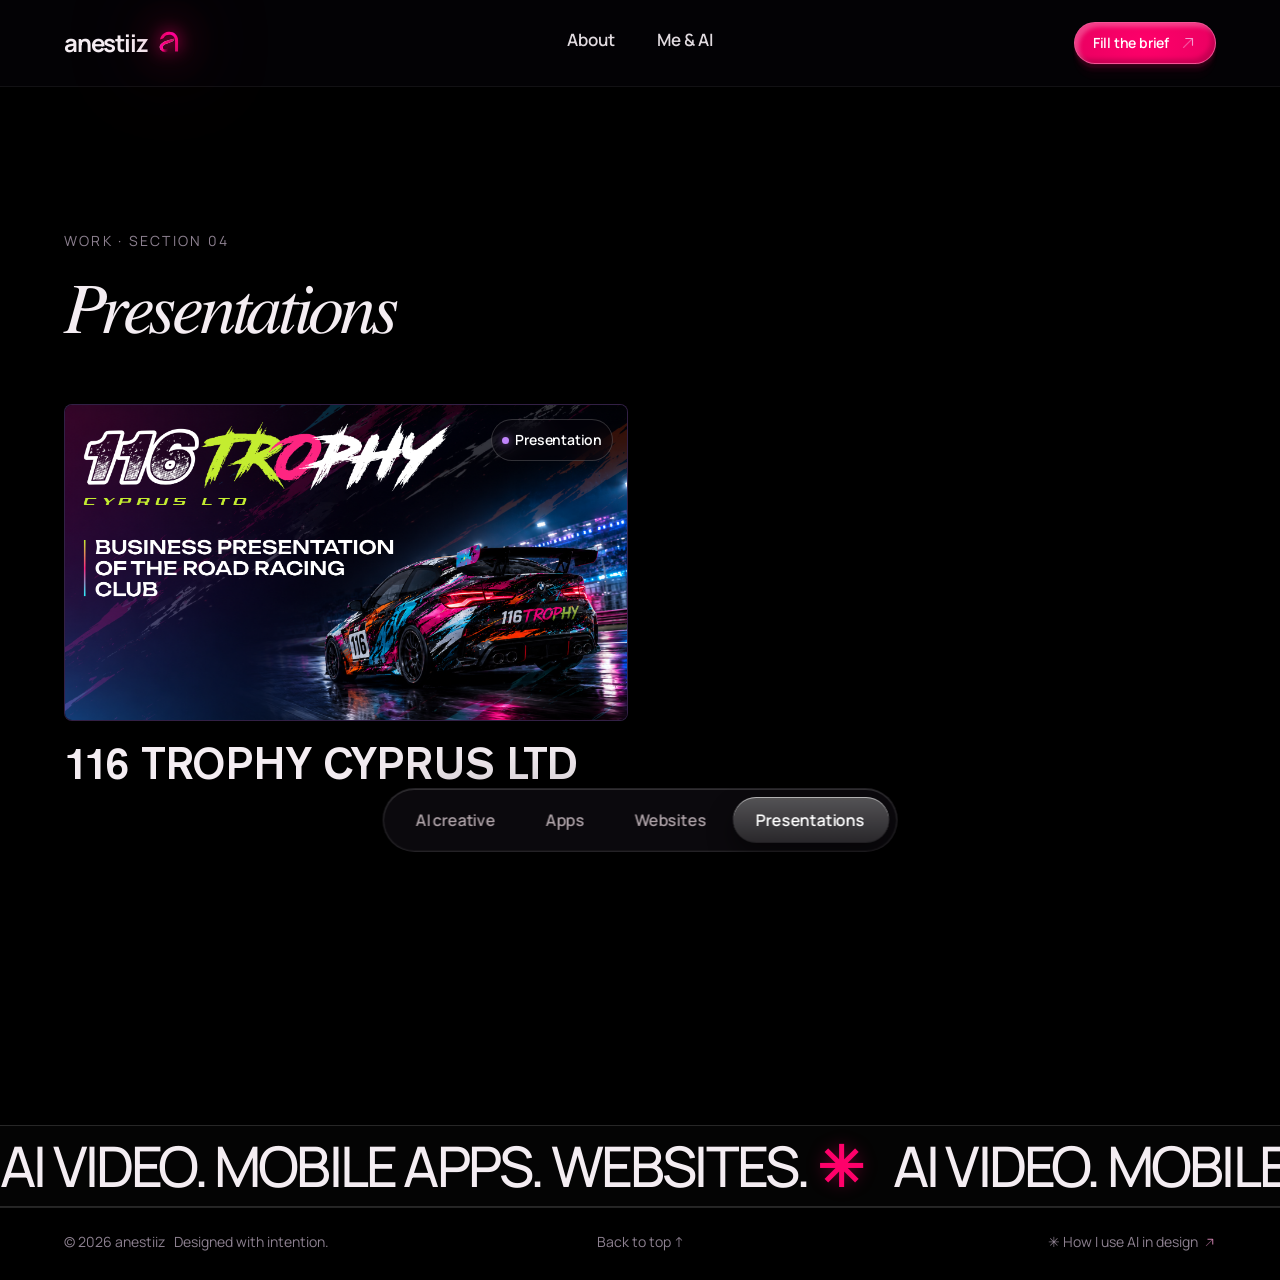
<file: presentations.html>
<!doctype html>
<html lang="en">
<head>
  <meta charset="utf-8">
  <meta name="viewport" content="width=device-width,initial-scale=1">
  <title>Presentations — anestiiz</title>
  <meta name="description" content="Presentations: 116 Trophy Cyprus LTD and other works by anestiiz.">
  <link rel="icon" type="image/png" href="assets/favicon/favicon.png">
  <link rel="apple-touch-icon" href="assets/favicon/favicon.png">
  <link rel="stylesheet" href="assets/css/site.css">
  <script defer src="assets/js/analytics.js"></script>
</head>
<body>
  <header>
    <div class="wrap header-row">
      <a class="logo" href="index.html"><span class="logo-text">anestiiz</span><img class="logo-a" src="assets/anestiiz-mark.svg" alt=""></a>
      <nav aria-label="Primary">
        <a href="index.html#about" data-nav="about">About</a>
        <a href="ai.html" data-nav="ai-page">Me & AI</a>
      </nav>
      <div class="header-right">
        <a class="talk-link" href="brief.html">Fill the brief <img class='icon-arrow-up light' src='Icons/Arrow Right Up.svg' alt=''></a>
        <button class="hamburger" type="button" aria-label="Menu" aria-expanded="false" aria-controls="mobileDrawer"><span></span><span></span></button>
      </div>
    </div>
  </header>

  <div class="drawer" id="mobileDrawer" hidden>
    <div class="drawer-scrim" data-drawer-close></div>
    <aside class="drawer-panel" role="dialog" aria-modal="true" aria-label="Menu">
      <button class="drawer-close" type="button" aria-label="Close menu" data-drawer-close>×</button>
      <div class="drawer-group-label">Work</div>
      <a href="ai-creative.html" data-drawer-link>AI creative</a>
      <a href="apps.html" data-drawer-link>Apps</a>
      <a href="websites.html" data-drawer-link>Websites</a>
      <a href="presentations.html" data-drawer-link>Presentations</a>
      <div class="drawer-group-label">More</div>
      <a href="index.html#about" data-drawer-link>About</a>
      <a href="brief.html" data-drawer-link>Fill the brief</a>
      <a href="ai.html" class="drawer-ai" data-drawer-link><span>✳</span>How I use AI in design</a>
    </aside>
  </div>

  <main id="top">
    <section class="wrap" style="padding-top:140px;padding-bottom:56px">
      <div class="reveal">
        <div class="hero-menu-eyebrow" style="margin-bottom:16px">Work · Section 04</div>
        <h1 style="margin:0"><em>Presentations</em></h1>
      </div>
    </section>

    <section class="wrap projects-section" style="padding-top:0;padding-bottom:220px">
      <div class="projects">
        <article class="project reveal" data-type="presentation">
          <a class="project-card" href="presentations/116-trophy-cyprus.html" aria-label="Open 116 Trophy Cyprus LTD presentation">
            <div class="media project-slot trophy-card-fixed">
              <span class="project-badge badge-presentation">Presentation</span>
              <div class="trophy-card-shot"><img src="assets/media/presentations/116-trophy-cyprus/1.png" alt="116 Trophy Cyprus LTD" loading="lazy"></div>
            </div>
          </a>
          <div class="meta"><div><div class="meta-title">116 TROPHY CYPRUS LTD</div></div><div class="meta-num">01</div></div>
        </article>
      </div>
    </section>

    <div class="marquee" aria-hidden="true">
      <div class="track">
        <span>AI VIDEO. MOBILE APPS. WEBSITES. <b>✳</b></span>
        <span>AI VIDEO. MOBILE APPS. WEBSITES. <b>✳</b></span>
        <span>AI VIDEO. MOBILE APPS. WEBSITES. <b>✳</b></span>
        <span>AI VIDEO. MOBILE APPS. WEBSITES. <b>✳</b></span>
      </div>
    </div>
  </main>

  <nav class="tabs-nav is-visible" aria-label="Work sections">
    <a href="ai-creative.html"><span class="lbl">AI creative</span></a>
    <a href="apps.html"><span class="lbl">Apps</span></a>
    <a href="websites.html"><span class="lbl">Websites</span></a>
    <a href="presentations.html" class="active"><span class="lbl">Presentations</span></a>
    <span class="tabs-pill" aria-hidden="true"></span>
  </nav>

  <footer>
    <div>© 2026 anestiiz &nbsp; Designed with intention.</div>
    <a class="top" href="#top">Back to top ↑</a>
    <a class="ai" href="ai.html">✳ How I use AI in design <img class="icon-arrow-up light" src="Icons/Arrow Right Up.svg" alt=""></a>
  </footer>

  <script>
    const revealObserver = new IntersectionObserver(entries => {
      entries.forEach(entry => { if (entry.isIntersecting) { entry.target.classList.add('visible'); revealObserver.unobserve(entry.target); } });
    }, { threshold: 0, rootMargin: '0px 0px -8% 0px' });
    document.querySelectorAll('.reveal').forEach(el => revealObserver.observe(el));

    const posTabsPill = () => {
      const bar = document.querySelector('.tabs-nav');
      if (!bar) return;
      const pill = bar.querySelector('.tabs-pill');
      const active = bar.querySelector('a.active');
      if (!pill || !active) return;
      const nav = bar.getBoundingClientRect();
      const r = active.getBoundingClientRect();
      const pad = parseFloat(getComputedStyle(bar).paddingLeft) || 8;
      pill.style.width = r.width + 'px';
      pill.style.transform = 'translateX(' + (r.left - nav.left - pad) + 'px)';
    };
    posTabsPill();
    window.addEventListener('load', () => setTimeout(posTabsPill, 60));
    window.addEventListener('resize', posTabsPill);

    document.querySelectorAll('a.project-card[href="#"]').forEach(link => link.addEventListener('click', e => e.preventDefault()));

    const drawer = document.getElementById('mobileDrawer');
    const hamburger = document.querySelector('.hamburger');
    if (drawer && hamburger) {
      const openDrawer = () => {
        drawer.hidden = false;
        requestAnimationFrame(() => drawer.classList.add('is-open'));
        hamburger.classList.add('is-open');
        hamburger.setAttribute('aria-expanded', 'true');
        document.body.classList.add('is-drawer-open');
      };
      const closeDrawer = () => {
        drawer.classList.remove('is-open');
        hamburger.classList.remove('is-open');
        hamburger.setAttribute('aria-expanded', 'false');
        document.body.classList.remove('is-drawer-open');
        setTimeout(() => { drawer.hidden = true; }, 350);
      };
      hamburger.addEventListener('click', () => {
        if (drawer.classList.contains('is-open')) closeDrawer();
        else openDrawer();
      });
      drawer.querySelectorAll('[data-drawer-close]').forEach(el => el.addEventListener('click', closeDrawer));
      drawer.querySelectorAll('[data-drawer-link]').forEach(a => a.addEventListener('click', closeDrawer));
      document.addEventListener('keydown', e => { if (e.key === 'Escape' && drawer.classList.contains('is-open')) closeDrawer(); });
    }
  </script>
</body>
</html>
</file>
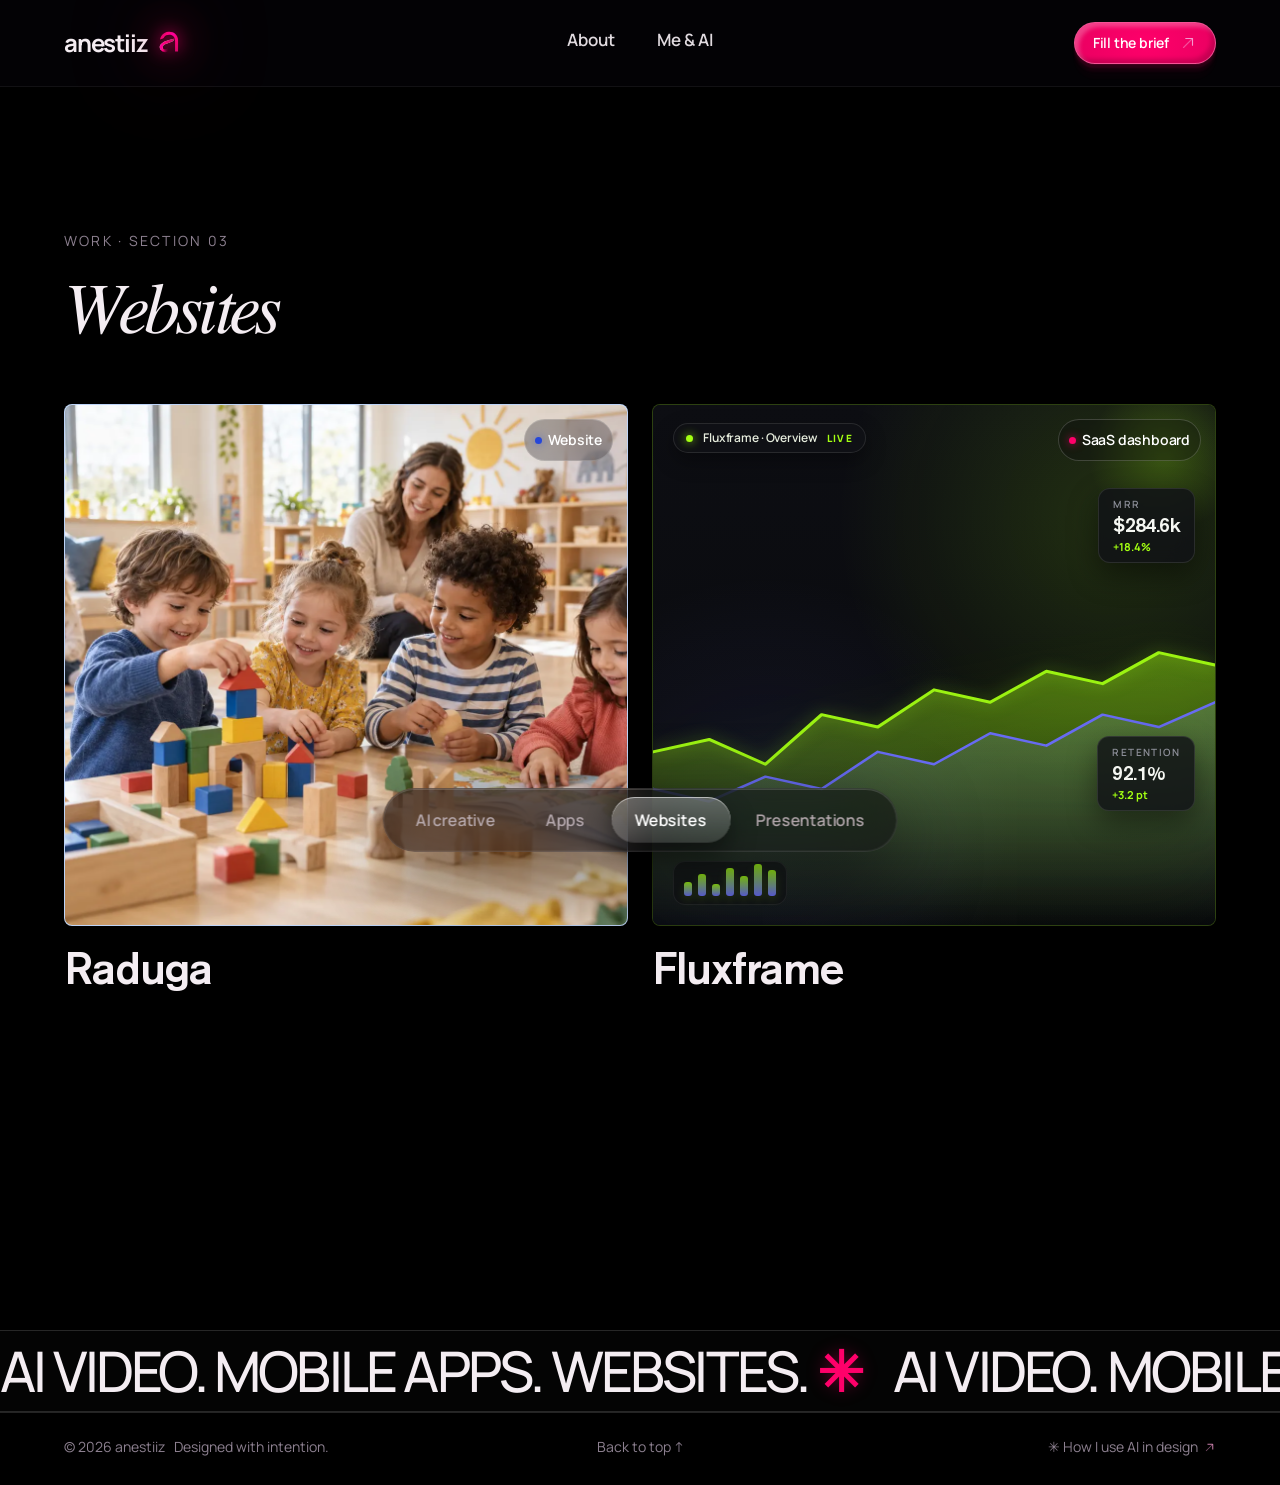
<file: websites.html>
<!doctype html>
<html lang="en">
<head>
  <meta charset="utf-8">
  <meta name="viewport" content="width=device-width,initial-scale=1">
  <title>Websites — anestiiz</title>
  <meta name="description" content="Websites: kids' center Raduga, Fluxframe SaaS dashboard — web cases by anestiiz.">
  <link rel="icon" type="image/png" href="assets/favicon/favicon.png">
  <link rel="apple-touch-icon" href="assets/favicon/favicon.png">
  <link rel="stylesheet" href="assets/css/site.css">
  <script defer src="assets/js/analytics.js"></script>
</head>
<body>
  <header>
    <div class="wrap header-row">
      <a class="logo" href="index.html"><span class="logo-text">anestiiz</span><img class="logo-a" src="assets/anestiiz-mark.svg" alt=""></a>
      <nav aria-label="Primary">
        <a href="index.html#about" data-nav="about">About</a>
        <a href="ai.html" data-nav="ai-page">Me & AI</a>
      </nav>
      <div class="header-right">
        <a class="talk-link" href="brief.html">Fill the brief <img class='icon-arrow-up light' src='Icons/Arrow Right Up.svg' alt=''></a>
        <button class="hamburger" type="button" aria-label="Menu" aria-expanded="false" aria-controls="mobileDrawer"><span></span><span></span></button>
      </div>
    </div>
  </header>

  <div class="drawer" id="mobileDrawer" hidden>
    <div class="drawer-scrim" data-drawer-close></div>
    <aside class="drawer-panel" role="dialog" aria-modal="true" aria-label="Menu">
      <button class="drawer-close" type="button" aria-label="Close menu" data-drawer-close>×</button>
      <div class="drawer-group-label">Work</div>
      <a href="ai-creative.html" data-drawer-link>AI creative</a>
      <a href="apps.html" data-drawer-link>Apps</a>
      <a href="websites.html" data-drawer-link>Websites</a>
      <a href="presentations.html" data-drawer-link>Presentations</a>
      <div class="drawer-group-label">More</div>
      <a href="index.html#about" data-drawer-link>About</a>
      <a href="brief.html" data-drawer-link>Fill the brief</a>
      <a href="ai.html" class="drawer-ai" data-drawer-link><span>✳</span>How I use AI in design</a>
    </aside>
  </div>

  <main id="top">
    <section class="wrap" style="padding-top:140px;padding-bottom:56px">
      <div class="reveal">
        <div class="hero-menu-eyebrow" style="margin-bottom:16px">Work · Section 03</div>
        <h1 style="margin:0"><em>Websites</em></h1>
      </div>
    </section>

    <section class="wrap projects-section" style="padding-top:0;padding-bottom:220px">
      <div class="projects">
        <article class="project reveal" data-type="web">
          <a class="project-card" href="sites/raduga-detskiy-center/index.html" target="_blank" rel="noopener" aria-label="Open kids' center Raduga website">
            <div class="media project-slot raduga-card-fixed">
              <span class="project-badge badge-web">Website</span>
              <div class="raduga-card-shot"><img src="sites/raduga-detskiy-center/hero.webp" alt="Kids playing at the Raduga learning center" loading="lazy"></div>
            </div>
          </a>
          <div class="meta"><div><div class="meta-title">Raduga</div><div class="meta-sub">Web UX/UI · Kids' center · Landing with booking</div></div><div class="meta-num">01</div></div>
        </article>

        <article class="project reveal" data-type="web">
          <a class="project-card" href="fluxframe.html" aria-label="Open case: Fluxframe SaaS dashboard">
            <div class="media project-slot flux-card-fixed">
              <span class="project-badge">SaaS dashboard</span>
              <div class="flux-card-mini" aria-hidden="true">
                <div class="mini-glow"></div>
                <div class="mini-header"><span class="mini-dot"></span><span class="mini-label">Fluxframe · Overview</span><span class="mini-live">Live</span></div>
                <div class="mini-kpi k1"><div class="l">MRR</div><div class="v">$284.6k</div><div class="d">+18.4%</div></div>
                <div class="mini-kpi k2"><div class="l">Retention</div><div class="v">92.1%</div><div class="d">+3.2 pt</div></div>
                <div class="mini-bars"><span></span><span></span><span></span><span></span><span></span><span></span><span></span></div>
                <svg viewBox="0 0 400 260" preserveAspectRatio="none">
                  <defs>
                    <linearGradient id="flxA" x1="0" y1="0" x2="0" y2="1">
                      <stop offset="0%" stop-color="#a3ff12" stop-opacity=".45"/>
                      <stop offset="100%" stop-color="#a3ff12" stop-opacity="0"/>
                    </linearGradient>
                    <linearGradient id="flxB" x1="0" y1="0" x2="0" y2="1">
                      <stop offset="0%" stop-color="#6c70ff" stop-opacity=".28"/>
                      <stop offset="100%" stop-color="#6c70ff" stop-opacity="0"/>
                    </linearGradient>
                  </defs>
                  <path fill="url(#flxB)" d="M0,190 L0,150 L40,160 L80,140 L120,150 L160,120 L200,130 L240,105 L280,115 L320,90 L360,100 L400,80 L400,260 L0,260 Z"/>
                  <path fill="url(#flxA)" d="M0,190 L0,120 L40,110 L80,130 L120,90 L160,100 L200,70 L240,80 L280,55 L320,65 L360,40 L400,50 L400,260 L0,260 Z"/>
                  <path class="flux-line" fill="none" stroke="#6c70ff" stroke-width="2" stroke-linecap="round" stroke-linejoin="round" d="M0,150 L40,160 L80,140 L120,150 L160,120 L200,130 L240,105 L280,115 L320,90 L360,100 L400,80"/>
                  <path class="flux-line" fill="none" stroke="#a3ff12" stroke-width="2.4" stroke-linecap="round" stroke-linejoin="round" d="M0,120 L40,110 L80,130 L120,90 L160,100 L200,70 L240,80 L280,55 L320,65 L360,40 L400,50" style="filter:drop-shadow(0 0 6px rgba(163,255,18,.5))"/>
                </svg>
              </div>
            </div>
          </a>
          <div class="meta"><div><div class="meta-title">Fluxframe</div><div class="meta-sub">Web UX/UI · SaaS product · Data viz & motion</div></div><div class="meta-num">02</div></div>
        </article>
      </div>
    </section>

    <div class="marquee" aria-hidden="true">
      <div class="track">
        <span>AI VIDEO. MOBILE APPS. WEBSITES. <b>✳</b></span>
        <span>AI VIDEO. MOBILE APPS. WEBSITES. <b>✳</b></span>
        <span>AI VIDEO. MOBILE APPS. WEBSITES. <b>✳</b></span>
        <span>AI VIDEO. MOBILE APPS. WEBSITES. <b>✳</b></span>
      </div>
    </div>
  </main>

  <nav class="tabs-nav is-visible" aria-label="Work sections">
    <a href="ai-creative.html"><span class="lbl">AI creative</span></a>
    <a href="apps.html"><span class="lbl">Apps</span></a>
    <a href="websites.html" class="active"><span class="lbl">Websites</span></a>
    <a href="presentations.html"><span class="lbl">Presentations</span></a>
    <span class="tabs-pill" aria-hidden="true"></span>
  </nav>

  <footer>
    <div>© 2026 anestiiz &nbsp; Designed with intention.</div>
    <a class="top" href="#top">Back to top ↑</a>
    <a class="ai" href="ai.html">✳ How I use AI in design <img class="icon-arrow-up light" src="Icons/Arrow Right Up.svg" alt=""></a>
  </footer>

  <script>
    const revealObserver = new IntersectionObserver(entries => {
      entries.forEach(entry => { if (entry.isIntersecting) { entry.target.classList.add('visible'); revealObserver.unobserve(entry.target); } });
    }, { threshold: 0, rootMargin: '0px 0px -8% 0px' });
    document.querySelectorAll('.reveal').forEach(el => revealObserver.observe(el));

    const posTabsPill = () => {
      const bar = document.querySelector('.tabs-nav');
      if (!bar) return;
      const pill = bar.querySelector('.tabs-pill');
      const active = bar.querySelector('a.active');
      if (!pill || !active) return;
      const nav = bar.getBoundingClientRect();
      const r = active.getBoundingClientRect();
      const pad = parseFloat(getComputedStyle(bar).paddingLeft) || 8;
      pill.style.width = r.width + 'px';
      pill.style.transform = 'translateX(' + (r.left - nav.left - pad) + 'px)';
    };
    posTabsPill();
    window.addEventListener('load', () => setTimeout(posTabsPill, 60));
    window.addEventListener('resize', posTabsPill);

    document.querySelectorAll('a.project-card[href="#"]').forEach(link => link.addEventListener('click', e => e.preventDefault()));

    const drawer = document.getElementById('mobileDrawer');
    const hamburger = document.querySelector('.hamburger');
    if (drawer && hamburger) {
      const openDrawer = () => {
        drawer.hidden = false;
        requestAnimationFrame(() => drawer.classList.add('is-open'));
        hamburger.classList.add('is-open');
        hamburger.setAttribute('aria-expanded', 'true');
        document.body.classList.add('is-drawer-open');
      };
      const closeDrawer = () => {
        drawer.classList.remove('is-open');
        hamburger.classList.remove('is-open');
        hamburger.setAttribute('aria-expanded', 'false');
        document.body.classList.remove('is-drawer-open');
        setTimeout(() => { drawer.hidden = true; }, 350);
      };
      hamburger.addEventListener('click', () => {
        if (drawer.classList.contains('is-open')) closeDrawer();
        else openDrawer();
      });
      drawer.querySelectorAll('[data-drawer-close]').forEach(el => el.addEventListener('click', closeDrawer));
      drawer.querySelectorAll('[data-drawer-link]').forEach(a => a.addEventListener('click', closeDrawer));
      document.addEventListener('keydown', e => { if (e.key === 'Escape' && drawer.classList.contains('is-open')) closeDrawer(); });
    }
  </script>
</body>
</html>
</file>
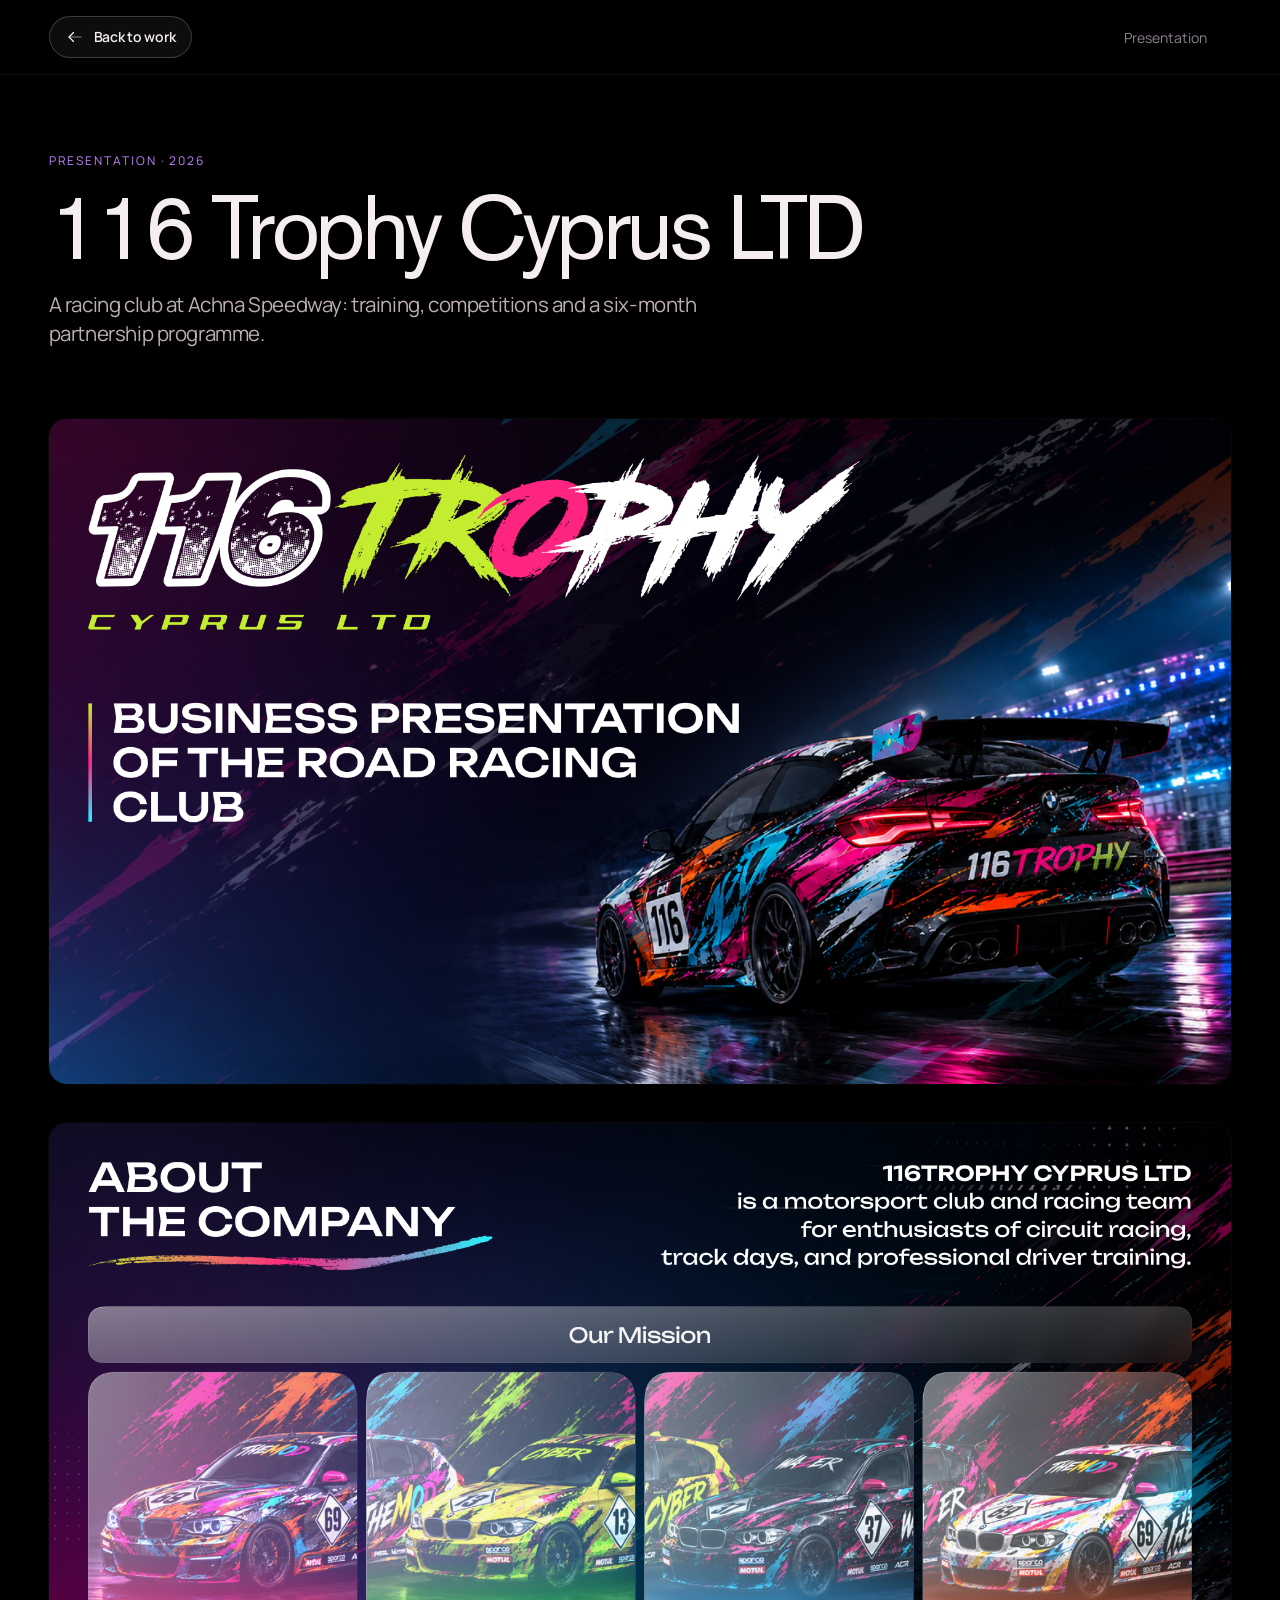
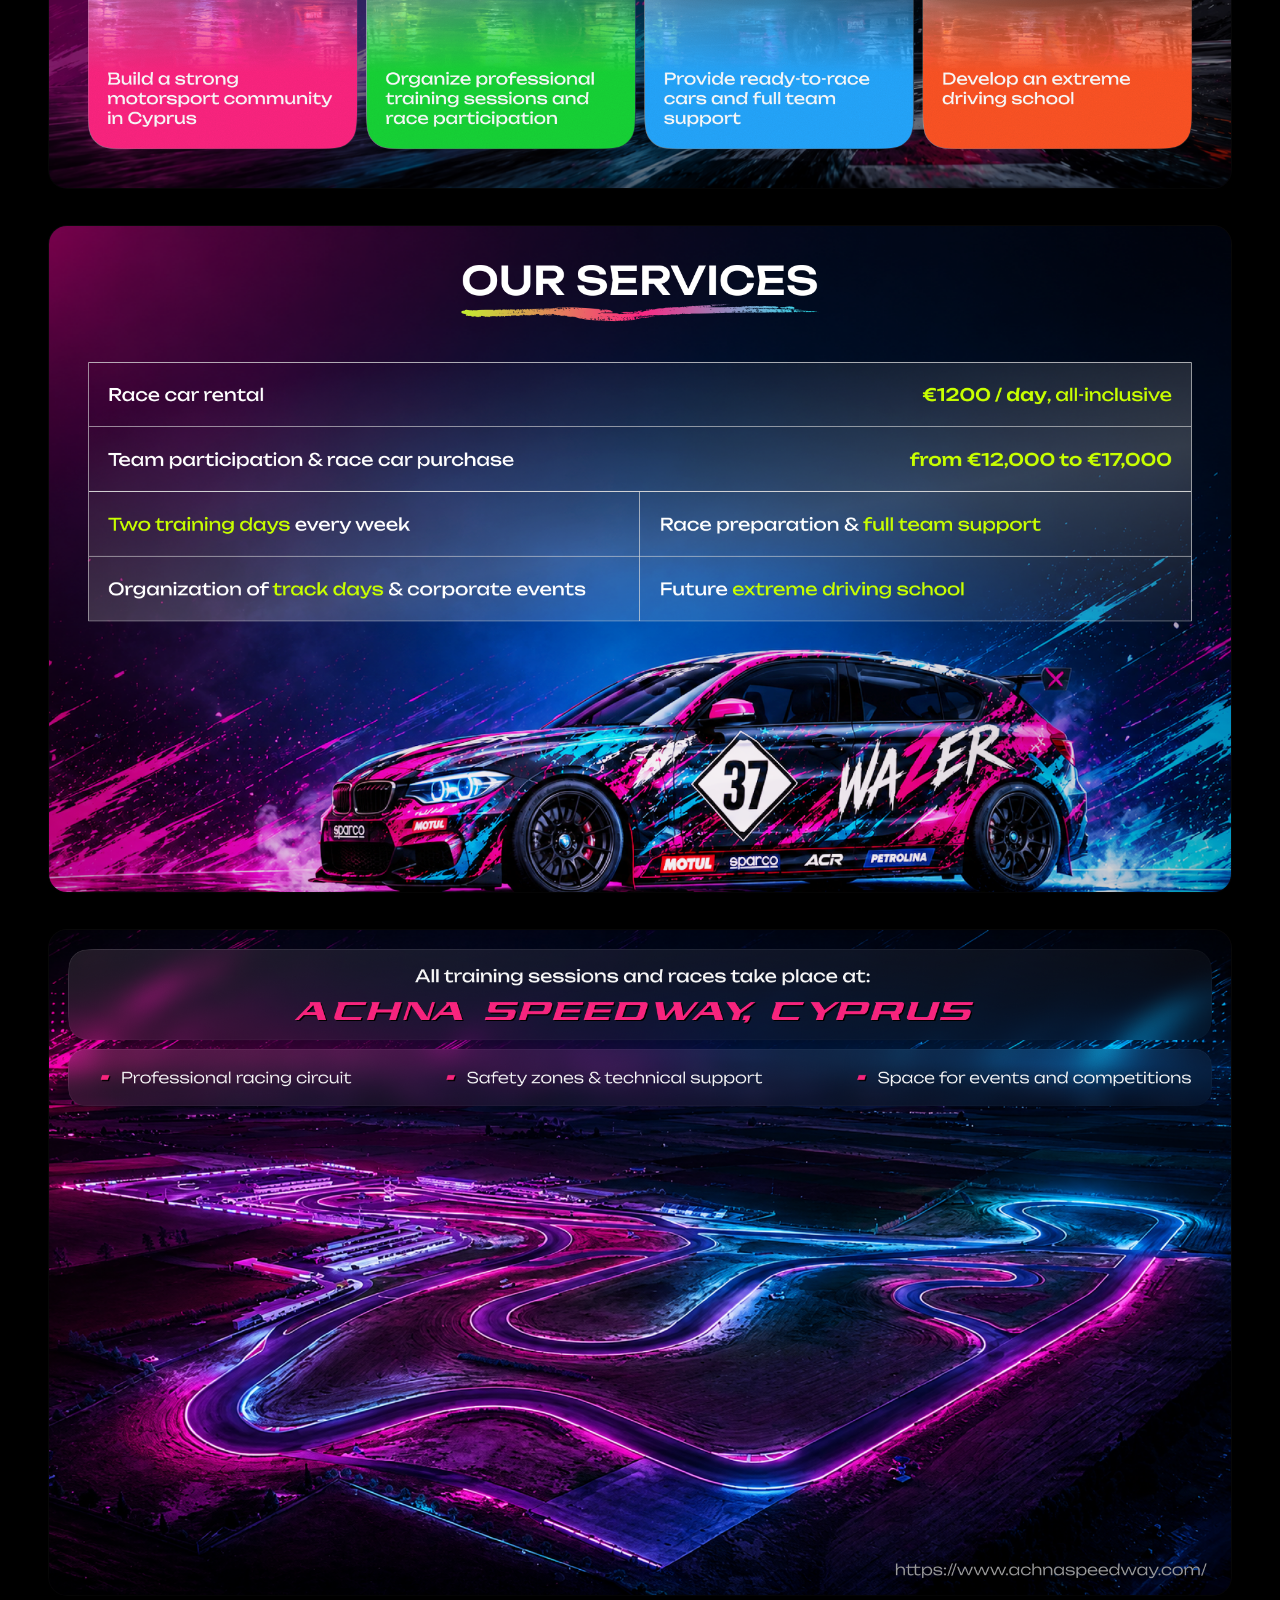
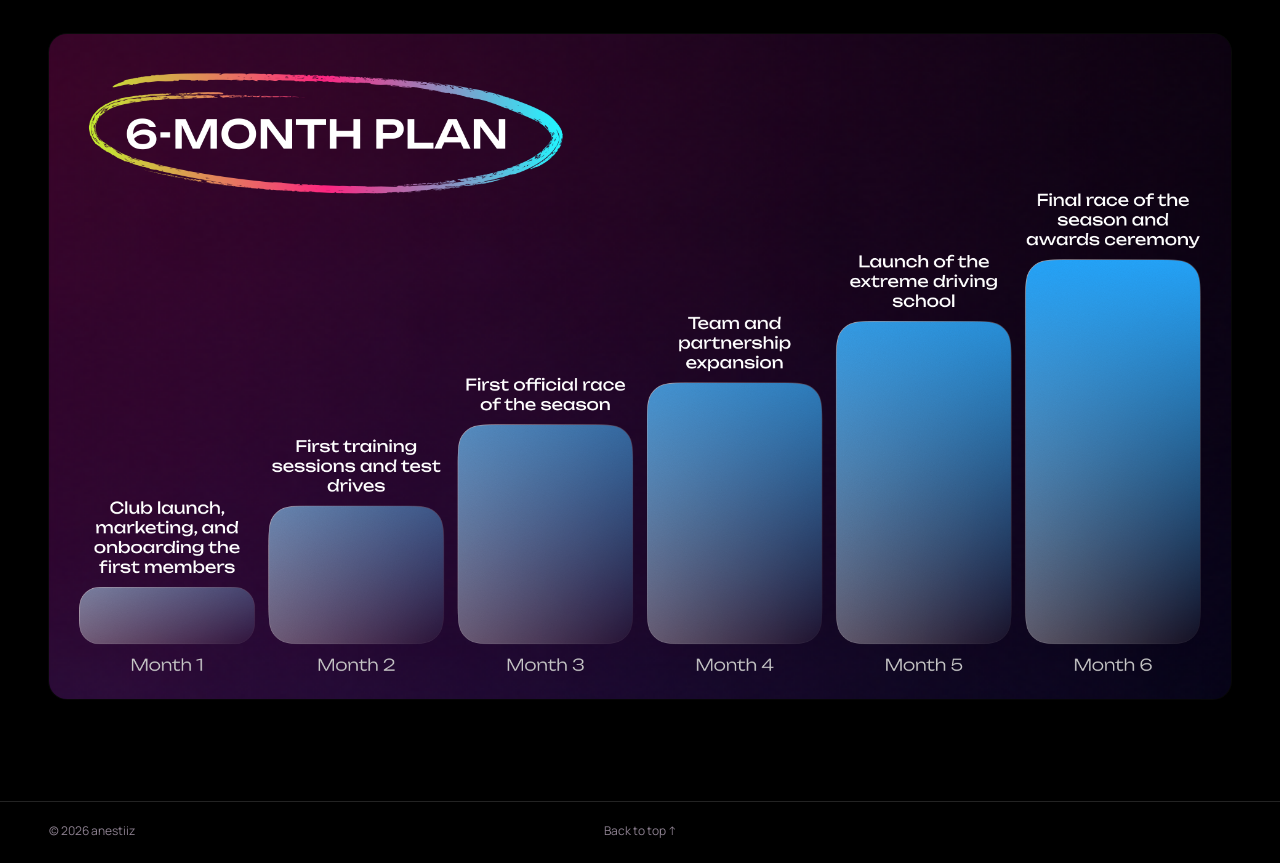
<file: presentations/116-trophy-cyprus.html>
<!doctype html>
<html lang="en">
<head>
  <meta charset="utf-8">
  <meta name="viewport" content="width=device-width,initial-scale=1">
  <title>116 Trophy Cyprus LTD — Presentation · anestiiz</title>
  <meta name="description" content="Presentation for 116 Trophy Cyprus LTD — racing, training and partnership programme at Achna Speedway.">
  <link rel="icon" type="image/png" href="../assets/favicon/favicon.png">
  <link rel="apple-touch-icon" href="../assets/favicon/favicon.png">
  <style>
    @font-face{font-family:"AkzidenzGroteskPro";src:url("../assets/fonts/akzidenzgroteskpro-regular.ttf") format("truetype");font-weight:400;font-style:normal;font-display:swap}
    @font-face{font-family:"AkzidenzGroteskPro";src:url("../assets/fonts/akzidenzgroteskpro-md.ttf") format("truetype");font-weight:500;font-style:normal;font-display:swap}
    @font-face{font-family:"AkzidenzGroteskPro";src:url("../assets/fonts/akzidenzgroteskpro-bold.ttf") format("truetype");font-weight:700;font-style:normal;font-display:swap}
    @font-face{font-family:"Manrope";src:url("../assets/fonts/Manrope-Regular.ttf") format("truetype");font-weight:400;font-style:normal;font-display:swap}
    @font-face{font-family:"Manrope";src:url("../assets/fonts/Manrope-Medium.ttf") format("truetype");font-weight:500;font-style:normal;font-display:swap}
    @font-face{font-family:"Manrope";src:url("../assets/fonts/Manrope-SemiBold.ttf") format("truetype");font-weight:600;font-style:normal;font-display:swap}
    @font-face{font-family:"Manrope";src:url("../assets/fonts/Manrope-Bold.ttf") format("truetype");font-weight:700;font-style:normal;font-display:swap}

    :root{--bg:#000;--ink:#f4edf2;--muted:#bbaeb4;--soft:#8d8090;--line:rgba(255,255,255,.14);--pink:#ff006a;--pad:clamp(20px,3.8vw,64px);--max:1680px}
    *{box-sizing:border-box}
    html,body{width:100%;max-width:100%;overflow-x:clip}
    html{scroll-behavior:smooth;background:var(--bg)}
    body{margin:0;background:#000;color:var(--ink);font-family:"Manrope","Helvetica Neue",Helvetica,Arial,sans-serif;font-weight:400;-webkit-font-smoothing:antialiased;color-scheme:dark}
    a{color:inherit;text-decoration:none}
    h1,h2{font-family:"AkzidenzGroteskPro","Helvetica Neue",Helvetica,Arial,sans-serif;font-weight:500}
    .wrap{width:min(100%,var(--max));margin:auto;padding-inline:var(--pad)}

    header{position:sticky;top:0;z-index:60;background:rgba(0,0,0,.6);backdrop-filter:blur(18px);-webkit-backdrop-filter:blur(18px);border-bottom:1px solid rgba(255,255,255,.06)}
    .header-row{height:74px;display:grid;grid-template-columns:auto 1fr auto;align-items:center;gap:24px}
    .back-link{justify-self:start;display:inline-flex;align-items:center;gap:10px;padding:10px 16px;border-radius:999px;border:1px solid rgba(255,255,255,.20);background:rgba(255,255,255,.05);font-size:14px;line-height:20px;font-weight:600;letter-spacing:-.02em;color:var(--ink);transition:.2s ease}
    .back-link:hover{background:rgba(255,255,255,.10);border-color:rgba(255,255,255,.34);transform:translateX(-2px)}
    .back-link .icon-arrow-left{width:18px;height:18px;filter:brightness(0) invert(1);opacity:1}
    .logo{justify-self:center;font-size:20px;font-weight:700;letter-spacing:-.04em}
    .header-right{justify-self:end;font-size:14px;color:var(--soft)}

    .case-hero{padding-top:clamp(48px,6vw,96px);padding-bottom:clamp(32px,4vw,64px)}
    .case-eyebrow{font-size:12px;letter-spacing:.16em;text-transform:uppercase;color:#c084fc;margin-bottom:20px}
    .case-hero h1{margin:0;font-size:clamp(62px,7vw,128px);line-height:.86;letter-spacing:-.05em;font-weight:400}
    .case-lead{margin-top:24px;max-width:680px;font-size:clamp(17px,1.6vw,22px);line-height:1.4;color:var(--muted);letter-spacing:-.02em}

    .slides{display:flex;flex-direction:column;gap:clamp(20px,3vw,40px);padding-bottom:clamp(60px,8vw,120px)}
    .slide-frame{display:block;width:100%;border-radius:clamp(12px,1.4vw,24px);overflow:hidden;background:#0a0410;box-shadow:0 30px 80px rgba(0,0,0,.5), 0 0 0 1px rgba(255,255,255,.04)}
    .slide-frame img{display:block;width:100%;height:auto}

    footer{display:grid;grid-template-columns:1fr auto 1fr;gap:20px;align-items:center;padding:20px var(--pad) 24px;font-size:12px;border-top:1px solid var(--line);color:var(--soft)}
    footer .top{justify-self:center}

    @media(max-width:640px){
      .header-row{grid-template-columns:auto 1fr auto;height:64px}
      .logo{font-size:17px}
      .header-right{display:none}
    }
  </style>
</head>
<body>
  <header>
    <div class="wrap header-row">
      <a class="back-link" href="../index.html"><img class="icon-arrow-left" src="../Icons/Arrow Down.svg" alt="" style="transform:rotate(90deg)">Back to work</a>
      <div class="header-right">Presentation</div>
    </div>
  </header>

  <main>
    <section class="case-hero wrap">
      <div class="case-eyebrow">Presentation &middot; 2026</div>
      <h1>116 Trophy Cyprus LTD</h1>
      <p class="case-lead">A racing club at Achna Speedway: training, competitions and a six-month partnership programme.</p>
    </section>

    <section class="wrap">
      <div class="slides">
        <div class="slide-frame"><img src="../assets/media/presentations/116-trophy-cyprus/1.png" alt="Slide 1" loading="lazy"></div>
        <div class="slide-frame"><img src="../assets/media/presentations/116-trophy-cyprus/2.png" alt="Slide 2" loading="lazy"></div>
        <div class="slide-frame"><img src="../assets/media/presentations/116-trophy-cyprus/3.png" alt="Slide 3" loading="lazy"></div>
        <div class="slide-frame"><img src="../assets/media/presentations/116-trophy-cyprus/4.png" alt="Slide 4" loading="lazy"></div>
        <div class="slide-frame"><img src="../assets/media/presentations/116-trophy-cyprus/5.png" alt="Slide 5" loading="lazy"></div>
      </div>
    </section>
  </main>

  <footer>
    <div>© 2026 anestiiz</div>
    <a class="top" href="#top">Back to top ↑</a>
    <div></div>
  </footer>
</body>
</html>
</file>
<file: assets/css/site.css>
/* Fonts */
    @font-face{font-family:"AkzidenzGroteskPro";src:url("../fonts/akzidenzgroteskpro-regular.ttf") format("truetype");font-weight:400;font-style:normal;font-display:swap}@font-face{font-family:"AkzidenzGroteskPro";src:url("../fonts/akzidenzgroteskpro-md.ttf") format("truetype");font-weight:500;font-style:normal;font-display:swap}@font-face{font-family:"AkzidenzGroteskPro";src:url("../fonts/akzidenzgroteskpro-bold.ttf") format("truetype");font-weight:700;font-style:normal;font-display:swap}@font-face{font-family:"FreeSerif";src:url("../fonts/FreeSerifItalic.ttf") format("truetype");font-weight:400;font-style:italic;font-display:swap}@font-face{font-family:"Manrope";src:url("../fonts/Manrope-Light.ttf") format("truetype");font-weight:300;font-style:normal;font-display:swap}@font-face{font-family:"Manrope";src:url("../fonts/Manrope-Regular.ttf") format("truetype");font-weight:400;font-style:normal;font-display:swap}@font-face{font-family:"Manrope";src:url("../fonts/Manrope-Medium.ttf") format("truetype");font-weight:500;font-style:normal;font-display:swap}@font-face{font-family:"Manrope";src:url("../fonts/Manrope-SemiBold.ttf") format("truetype");font-weight:600;font-style:normal;font-display:swap}@font-face{font-family:"Manrope";src:url("../fonts/Manrope-Bold.ttf") format("truetype");font-weight:700;font-style:normal;font-display:swap}@font-face{font-family:"Manrope";src:url("../fonts/Manrope-ExtraBold.ttf") format("truetype");font-weight:800;font-style:normal;font-display:swap}:root{
      --bg:#000000;
      --bg-2:#0d0a12;
      --ink:#f4edf2;
      --muted:#bbaeb4;
      --soft:#8d8090;
      --line:rgba(255,255,255,.14);
      --card-line:rgba(255,255,255,.08);
      --pink:#ff006a;
      --pink-2:#d30058;
      --pink-soft:rgba(255,0,106,.14);
      --glow:0 0 0 1px rgba(255,255,255,.12) inset, 0 0 24px rgba(255,0,106,.42), 0 0 56px rgba(255,0,106,.18);
      --pill-shadow:
        inset -4px -4px 4px rgba(0,0,0,.16),
        inset 4px 4px 4px rgba(255,255,255,.25),
        0 1px 1px rgba(255,0,106,.12),
        0 4px 2px rgba(255,0,106,.10),
        0 8px 2.5px rgba(255,0,106,.06),
        0 15px 3px rgba(255,0,106,.02);
      --pill-bg:radial-gradient(ellipse 110% 240% at 50% 50%, #ff006a 0%, #d30058 100%);
      --pill-border:1px solid rgba(255,255,255,.32);
      --pill-bg-light:linear-gradient(180deg, #ffffff 0%, #f2eee5 100%);
      --pill-border-light:1px solid rgba(0,0,0,.08);
      --pill-shadow-light:
        inset -4px -4px 4px rgba(0,0,0,.08),
        inset 4px 4px 4px rgba(255,255,255,.9),
        0 1px 1px rgba(0,0,0,.08),
        0 4px 2px rgba(0,0,0,.06),
        0 8px 2.5px rgba(0,0,0,.04),
        0 15px 3px rgba(0,0,0,.02);
      --panel:#000000;
      --pad:64px;
      --max:1680px;
      --radius:18px;
    }*{box-sizing:border-box}html{scroll-behavior:smooth;background:var(--bg)}body{margin:0;background:#000;color:var(--ink);font-family:"Manrope","Helvetica Neue",Helvetica,Arial,sans-serif;font-weight:400;-webkit-font-smoothing:antialiased;overflow-x:hidden;color-scheme:dark}/* Headings use Akzidenz Grotesk Pro */
    h1,h2,h3,h4,.meta-title,.section-title h2,.about h2,.service h3,.contact h2{
      font-family:"AkzidenzGroteskPro","Helvetica Neue",Helvetica,Arial,sans-serif;
    }/* Accent words inside headings — FreeSerif Italic */
    h1 em,h2 em,h3 em{
      font-family:"FreeSerif",Georgia,serif;
      font-style:italic;
      font-weight:400;
    }body:before{content:"";position:fixed;inset:-20% -10%;pointer-events:none;background:radial-gradient(circle at 88% 92%, rgba(255,0,106,.14), transparent 14%);z-index:-1}a{color:inherit;text-decoration:none}button{font:inherit}.wrap{width:min(100%,var(--max));margin:auto;padding-inline:var(--pad)}header{position:sticky;top:0;z-index:60;background:rgba(9,7,13,.42);backdrop-filter:blur(22px) saturate(140%);-webkit-backdrop-filter:blur(22px) saturate(140%);border-bottom:1px solid rgba(255,255,255,.06)}.header-row{height:86px;display:grid;grid-template-columns:1fr auto 1fr;align-items:center;gap:24px}.logo{font-size:24px;line-height:28px;font-weight:700;letter-spacing:-.05em;display:inline-flex;align-items:center;gap:12px}.logo-text{line-height:1;color:var(--ink)}.logo-a{display:inline-block;height:22px;width:auto;filter:drop-shadow(0 0 8px rgba(255,0,106,.9)) drop-shadow(0 0 20px rgba(255,0,106,.72)) drop-shadow(0 0 48px rgba(255,0,106,.48)) drop-shadow(0 0 96px rgba(255,0,106,.28));transform:translateY(-1px)}nav{display:flex;align-items:center;gap:42px;font-size:17px;line-height:20px;font-weight:600;white-space:nowrap}nav a{color:var(--ink);opacity:.92;transition:opacity .2s ease, color .2s ease}nav a:hover{opacity:1;color:#fff}nav a{position:relative;padding-bottom:6px}nav a.active{opacity:1;color:#fff}header nav a.active::after{content:"";position:absolute;left:0;right:0;bottom:0;height:2px;border-radius:2px;background:var(--pink);box-shadow:0 0 12px rgba(255,0,106,.55)}.talk-link{display:inline-flex;align-items:center;gap:10px;padding:10px 18px;border-radius:999px;background:var(--pill-bg);border:var(--pill-border);box-shadow:var(--pill-shadow);color:#fff;font-size:14px;line-height:20px;font-weight:600;letter-spacing:-.2px;transition:transform .2s ease,box-shadow .2s ease,filter .2s ease}.talk-link:hover{transform:translateY(-1px);filter:brightness(1.06);box-shadow:0 16px 40px rgba(255,0,106,.42)}.talk-link .icon-arrow-up{display:flex;width:18px;height:18px;filter:brightness(0) invert(1)}.header-right{justify-self:end;display:flex;align-items:center;gap:24px;font-size:14px;line-height:28px}.lang-pill button.active{background:var(--pill-bg);border:var(--pill-border);color:#fff;box-shadow:var(--pill-shadow);line-height:18px;font-weight:600}.lang-pill button:not(.active):hover{color:var(--ink)}.hero{position:relative;overflow:hidden;width:100%;padding:0;background:#000}.hero-picture{display:block;width:100%}.hero-bg{display:block;width:100%;height:auto;object-fit:cover}.hero-scroll{position:absolute;left:50%;bottom:16px;transform:translateX(-50%);z-index:3}.kicker{display:inline-flex;align-items:center;gap:16px;font-family:"Manrope",sans-serif;font-size:14px;font-weight:700;line-height:28px;letter-spacing:2px;text-transform:uppercase;color:var(--muted)}h1{margin:48px 0 0;max-width:980px;font-size:72px;line-height:72px;letter-spacing:-.04em;font-weight:500}h1 span{display:block}.icon-arrow-up{display:inline-block;width:1em;height:1em;object-fit:contain;vertical-align:-.13em;flex:0 0 auto}.icon-arrow-up.light{filter:invert(98%) sepia(8%) saturate(530%) hue-rotate(283deg) brightness(102%) contrast(92%)}.icon-arrow-up.pink{filter:invert(16%) sepia(96%) saturate(7479%) hue-rotate(326deg) brightness(102%) contrast(104%) drop-shadow(0 0 16px rgba(255,0,106,.32))}.hero-desc{margin-top:64px;max-width:480px;font-family:"Manrope",sans-serif;font-size:17px;font-weight:400;line-height:20px;letter-spacing:-.5px;color:var(--muted)}.hero-scroll{display:inline-grid;place-items:center;background:transparent;border:0;box-shadow:none;backdrop-filter:none;transition:transform .22s ease}.hero-scroll .icon-arrow-down{width:44px;height:44px;display:block;filter:invert(16%) sepia(96%) saturate(7479%) hue-rotate(326deg) brightness(102%) contrast(104%) drop-shadow(0 0 16px rgba(255,0,106,.5));transition:transform .22s ease}.hero-scroll:hover{transform:translateX(-50%) translateY(3px)}.scroll-circle:not(.hero-scroll){width:92px;height:92px;border-radius:50%;border:1px solid rgba(255,255,255,.22);display:grid;place-items:center;background:linear-gradient(180deg, rgba(255,255,255,.055), rgba(255,255,255,.018));box-shadow:0 0 0 1px rgba(255,255,255,.035) inset, 0 18px 50px rgba(0,0,0,.24), 0 0 34px rgba(255,0,106,.08);backdrop-filter:blur(8px);transition:transform .22s ease,border-color .22s ease, box-shadow .22s ease, background .22s ease}.scroll-circle:not(.hero-scroll) .icon-arrow-down{width:34px;height:34px;display:block;filter:invert(16%) sepia(96%) saturate(7479%) hue-rotate(326deg) brightness(102%) contrast(104%) drop-shadow(0 0 13px rgba(255,0,106,.34));opacity:1;transition:transform .22s ease,opacity .22s ease,filter .22s ease}.scroll-circle:not(.hero-scroll):hover{transform:translateY(3px);border-color:rgba(255,255,255,.42);background:linear-gradient(180deg, rgba(255,255,255,.075), rgba(255,0,106,.035));box-shadow:0 0 0 1px rgba(255,255,255,.08) inset,0 0 32px rgba(255,0,106,.18),0 18px 50px rgba(0,0,0,.24)}.scroll-circle:not(.hero-scroll):hover .icon-arrow-down{transform:translateY(2px);opacity:1;filter:invert(16%) sepia(96%) saturate(7479%) hue-rotate(326deg) brightness(112%) contrast(110%) drop-shadow(0 0 16px rgba(255,0,106,.46))}.work{padding-top:340px;padding-bottom:300px}.work-top{display:grid;grid-template-columns:1fr auto;align-items:end;gap:24px;margin-bottom:32px}.section-title{display:flex;align-items:flex-end;gap:20px}.section-title h2{margin:0;font-size:56px;line-height:56px;letter-spacing:-.035em;font-weight:500}.section-title span{font-size:24px;line-height:28px;color:var(--soft);padding-bottom:6px}.filters{display:flex;flex-wrap:wrap;justify-content:flex-end;align-items:center;gap:20px}.filters button{border:0;background:transparent;color:var(--muted);padding:16px 2px;font-family:"Manrope",sans-serif;font-size:14px;line-height:28px;font-weight:600;letter-spacing:-.5px;cursor:pointer;border-radius:999px;transition:.2s ease}.filters button.active{padding:4px 24px;color:#fff;background:var(--pill-bg);border:var(--pill-border);box-shadow:var(--pill-shadow)}.filters button:not(.active):hover{color:#fff}.projects{display:grid;grid-template-columns:repeat(2,minmax(0,1fr));gap:24px}.project.hidden{display:none}.project a.card-link{display:block}.media{position:relative;width:100%;aspect-ratio:1.08/1;border-radius:8px;overflow:hidden;background:#111}.feel-cover{background:#0a0806}.feel-cover > img,.feel-cover > video{position:absolute;inset:0;width:100%;height:100%;object-fit:cover;display:block;filter:saturate(1.02) contrast(1.02)}.promo-cover{background:#0b0708}.promo-cover > video{position:absolute;inset:0;width:100%;height:100%;object-fit:cover;display:block}.neuro-cover{display:grid;grid-template-columns:1fr 1fr 1fr;gap:2px;background:#0a0806}.neuro-cover .neuro-panel{position:relative;overflow:hidden;background:#111}.neuro-cover .neuro-panel img{position:absolute;inset:0;width:100%;height:100%;object-fit:cover;display:block;transition:transform .8s ease;filter:saturate(1.02) contrast(1.02)}.project-card:hover .neuro-cover .neuro-panel img{transform:scale(1.04)}.project-card:hover .neuro-open{background:rgba(255,255,255,.2)}.neuro-open .icon-arrow-up{width:14px;height:14px;filter:brightness(0) invert(1)}.echo-btn .icon-arrow-up{width:16px;height:16px}.meta{display:grid;grid-template-columns:1fr;gap:20px;padding-top:20px;align-items:start}.meta-sub,.meta-num{display:none}.meta-title{font-size:44px;line-height:44px;letter-spacing:-.025em;font-weight:500}.meta-sub{margin-top:12px;font-size:14px;line-height:28px;color:var(--soft)}.meta-num{font-size:32px;line-height:36px;color:var(--soft);padding-top:4px}.marquee{margin-top:120px;border-top:1px solid var(--line);border-bottom:1px solid var(--line);overflow:hidden;background:rgba(255,255,255,.015);padding:12px 0}.track{display:flex;width:max-content;animation:marquee 24s linear infinite;font-size:56px;font-weight:500;line-height:56px;letter-spacing:-.05em;color:var(--ink)}.track span{padding-right:32px}.track b{color:var(--pink);text-shadow:0 0 16px rgba(255,0,106,.35)}@keyframes marquee{to{transform:translateX(-50%)}}.about{padding-top:130px;padding-bottom:300px}.about-intro{display:grid;grid-template-columns:1.15fr .85fr;gap:120px;align-items:start}.about h2{margin:0;font-size:72px;line-height:72px;letter-spacing:-.045em;font-weight:500}.about-copy{margin-top:48px;max-width:640px;font-size:24px;line-height:28px;letter-spacing:-.03em;color:var(--muted)}.about-copy p{margin:0 0 24px}.about-media{margin-top:0}.carousel{position:relative;border-radius:24px;overflow:hidden;background:#121016;aspect-ratio:4/5;box-shadow:0 20px 60px rgba(0,0,0,.35), 0 0 0 1px rgba(255,255,255,.06)}.carousel-track{position:absolute;inset:0}.carousel .slide{position:absolute;inset:0;opacity:0;transition:opacity .55s ease;pointer-events:none}.carousel .slide.active{opacity:1;pointer-events:auto}.carousel .slide video,.carousel .slide img{width:100%;height:100%;object-fit:cover;display:block}.carousel .slide:nth-child(1) video,.carousel .slide:nth-child(2) video{object-position:center top}.carousel-nav{position:absolute;top:50%;transform:translateY(-50%);width:40px;height:40px;border-radius:50%;background:rgba(10,8,14,.5);backdrop-filter:blur(10px);-webkit-backdrop-filter:blur(10px);border:1px solid rgba(255,255,255,.14);cursor:pointer;display:flex;align-items:center;justify-content:center;z-index:3;transition:background .2s, transform .2s;padding:0}.carousel-nav svg{width:20px;height:20px;display:block;stroke:#fff}.carousel-nav:hover{background:rgba(10,8,14,.75);transform:translateY(-50%) scale(1.06)}.carousel-nav.prev{left:12px}.carousel-nav.next{right:12px}.carousel-dots{position:absolute;bottom:14px;left:50%;transform:translateX(-50%);display:flex;gap:6px;z-index:3;padding:6px 12px;border-radius:999px;background:rgba(10,8,14,.35);backdrop-filter:blur(10px);-webkit-backdrop-filter:blur(10px)}.carousel-dots .dot{width:6px;height:6px;border-radius:50%;background:rgba(255,255,255,.4);border:none;cursor:pointer;transition:all .3s;padding:0}.carousel-dots .dot.active{background:#fff;width:22px;border-radius:999px}.services{margin-top:240px;border-top:1px solid var(--line)}.service{display:grid;grid-template-columns:190px .85fr 1.15fr;gap:32px;border-bottom:1px solid var(--line);padding:32px 0 32px}.service-num{font-size:14px;line-height:28px;letter-spacing:.12em;text-transform:uppercase;color:var(--soft)}.service h3{margin:0;font-size:44px;line-height:44px;letter-spacing:-.025em;font-weight:500}.service p{margin:0 0 16px;font-size:17px;line-height:20px;color:var(--muted);max-width:580px}.service ul{list-style:none;margin:0;padding:0;color:var(--soft);font-size:14px;line-height:28px}.contact{padding-top:300px;padding-bottom:96px}.contact-box{border-top:1px solid var(--line);padding-top:24px}.contact .kicker{margin-bottom:24px}.contact h2{margin:0;max-width:1240px;font-size:72px;line-height:72px;letter-spacing:-.045em;font-weight:500}.contact h2 span{display:block}.contact .arrow{width:.78em;height:.78em;margin-left:.03em;vertical-align:-.08em}.contact-panel{display:grid;grid-template-columns:minmax(0,.82fr) minmax(360px,.52fr);gap:72px;align-items:start;border-top:1px solid var(--line);padding-top:28px;margin-top:48px}.contact-foot{display:grid;grid-template-columns:1fr;align-items:end;gap:20px}.contact-copy{font-size:20px;line-height:24px;max-width:560px;color:var(--muted)}.capabilities{font-size:14px;line-height:28px;color:var(--soft);white-space:nowrap}.request-form{display:grid;gap:18px;padding:22px;border:1px solid rgba(255,255,255,.12);border-radius:8px;background:linear-gradient(180deg,rgba(255,255,255,.045),rgba(255,255,255,.018));box-shadow:0 18px 60px rgba(0,0,0,.24),0 0 0 1px rgba(255,255,255,.03) inset}.form-group{display:grid;gap:10px}.form-label{font-size:14px;line-height:28px;font-weight:700;letter-spacing:1.6px;text-transform:uppercase;color:var(--soft)}.form-options{display:grid;grid-template-columns:repeat(3,minmax(0,1fr));gap:8px}.form-options.contact-methods{grid-template-columns:repeat(4,minmax(0,1fr))}.option-pill{position:relative;min-width:0}.option-pill input{position:absolute;opacity:0;pointer-events:none}.option-pill span{display:flex;align-items:center;justify-content:center;min-height:44px;padding:11px 12px;border-radius:999px;border:1px solid rgba(255,255,255,.14);background:rgba(255,255,255,.025);color:var(--muted);font-size:14px;line-height:28px;font-weight:600;letter-spacing:-.2px;text-align:center;cursor:pointer;transition:color .2s ease,border-color .2s ease,background .2s ease,box-shadow .2s ease}.option-pill input:focus-visible + span{outline:2px solid rgba(255,0,106,.7);outline-offset:2px}.option-pill input:checked + span{color:#fff;border-color:rgba(255,255,255,.34);background:var(--pill-bg);box-shadow:var(--pill-shadow)}.form-field{display:grid;gap:8px}.form-field span{font-size:14px;line-height:28px;font-weight:700;letter-spacing:1.6px;text-transform:uppercase;color:var(--soft)}.form-field input,.form-field textarea{width:100%;border:1px solid rgba(255,255,255,.14);border-radius:8px;background:rgba(255,255,255,.035);color:var(--ink);font-family:"Manrope",sans-serif;font-size:17px;line-height:20px;letter-spacing:-.2px;padding:14px 15px;outline:0;transition:border-color .2s ease,box-shadow .2s ease,background .2s ease}.form-field textarea{min-height:112px;resize:vertical}.form-field input::placeholder,.form-field textarea::placeholder{color:rgba(187,174,180,.58)}.form-field input:focus,.form-field textarea:focus{border-color:rgba(255,0,106,.62);background:rgba(255,255,255,.05);box-shadow:0 0 0 3px rgba(255,0,106,.12)}.form-submit{justify-self:start;display:inline-flex;align-items:center;justify-content:center;gap:8px;padding:12px 20px;border-radius:999px;border:var(--pill-border);background:var(--pill-bg);box-shadow:var(--pill-shadow);color:#fff;font-family:"Manrope",sans-serif;font-size:14px;line-height:28px;font-weight:600;letter-spacing:-.5px;cursor:pointer;transition:transform .2s ease}.form-submit:hover{transform:translateY(-1px)}.form-submit .icon-arrow-up{width:16px;height:16px}.form-note{margin:0;color:var(--soft);font-size:14px;line-height:28px}footer{display:grid;grid-template-columns:1fr auto 1fr;gap:20px;align-items:center;padding:20px var(--pad) 24px;font-size:14px;line-height:28px;border-top:1px solid var(--line);color:var(--soft)}footer .top{justify-self:center}footer .ai{justify-self:end}footer .ai .icon-arrow-up{width:13px;height:13px;margin-left:2px;vertical-align:-2px}.reveal{opacity:0;transform:translateY(18px);transition:opacity .65s ease,transform .65s ease}.reveal.visible{opacity:1;transform:none}::selection{background:var(--pink);color:#1b0610}/* Expanded portfolio grid */
    .work{padding-bottom:320px}.projects{display:grid;grid-template-columns:repeat(2,minmax(0,1fr));gap:32px 24px}.project{min-width:0}.project.hidden{display:none}.project-card{display:block}.project-badge{position:absolute;top:14px;right:14px;z-index:6;display:inline-flex;align-items:center;gap:6px;padding:6px 10px;border-radius:999px;background:rgba(9,7,13,.28);border:1px solid rgba(255,255,255,.18);box-shadow:none;backdrop-filter:blur(10px);-webkit-backdrop-filter:blur(10px);color:#fff;font-family:"Manrope",sans-serif;font-size:14px;line-height:28px;letter-spacing:-.2px;font-weight:600;white-space:nowrap;pointer-events:none}.project-badge::before{content:"";width:7px;height:7px;border-radius:999px;background:var(--pink);box-shadow:0 0 8px rgba(255,0,106,.7)}.project-badge.badge-mobile::before{background:#3d7dfa;box-shadow:0 0 8px rgba(61,125,250,.7)}.project-badge.badge-design::before{background:#ef9200;box-shadow:0 0 8px rgba(239,146,0,.7)}@media(max-width:640px){.project-badge{top:10px;right:10px;padding:4px 10px;font-size:14px;line-height:28px;gap:8px}}.media.project-slot{aspect-ratio:1.08/1;border:1px solid var(--card-line);transition:transform .35s ease,border-color .35s ease,box-shadow .35s ease}.project-card:hover .media.project-slot{transform:translateY(-3px);border-color:rgba(255,0,106,.26);box-shadow:0 18px 56px rgba(0,0,0,.28)}.slot-open .icon-arrow-up{width:22px;height:22px}.slot-impossible .slot-open .icon-arrow-up{filter:none}.project[data-type="ai"] .meta-title{max-width:100%}.meta-num{font-size:14px;line-height:28px;padding-top:6px}@media(max-width:1120px){.projects{grid-template-columns:repeat(2,minmax(0,1fr))}}@media(max-width:900px){.projects{grid-template-columns:1fr}}@media(max-width:1120px){
      .scroll-circle:not(.hero-scroll){width:76px;height:76px}
      .scroll-circle:not(.hero-scroll) .icon-arrow-down{width:30px;height:30px}
      .work-top{grid-template-columns:1fr}
      .filters{justify-content:flex-start}
      .about-intro{grid-template-columns:1fr}
      .about-media{max-width:520px}
      .service{grid-template-columns:150px 1fr;gap:24px}
      .service>div:last-child{grid-column:2}
    }@media(max-width:900px){
      .header-row{grid-template-columns:1fr auto}.header-row nav{display:none}.header-right{grid-column:2}.talk-link{display:none}
      footer{grid-template-columns:1fr 1fr}.top{display:none}.ai{justify-self:end!important}
    }@media(max-width:640px){
      .logo{font-size:20px;line-height:24px;gap:8px}.logo-a{height:22px}
      .header-row{height:74px}
      .lang-pill{gap:2px;padding:4px;border-radius:999px}
      .lang-pill button{padding:8px 12px;font-size:14px;line-height:28px;border-radius:999px}
      .lang-pill button.active{background:var(--pill-bg);border:var(--pill-border);color:#fff;box-shadow:var(--pill-shadow);line-height:28px;font-weight:600}
      .hero{padding:0 0 60px}
      .section-title h2{font-size:44px;line-height:44px}.section-title span{font-size:17px;line-height:20px;padding-bottom:4px}
      .filters{gap:12px}.filters button{font-size:17px;line-height:20px}.filters button.active{padding:4px 20px}
      .media{aspect-ratio:.95/1}
      .niko-cover{padding:32px 20px 24px}.niko-title{margin-top:32px;font-size:44px;line-height:44px}.niko-sub{font-size:17px;line-height:20px}.phone{width:46%;right:3%;bottom:-8%;min-width:180px;border-width:6px;border-radius:32px}.phone iframe{transform:translate(-50%,-50%) scale(.53)}
      .echo-overlay{padding:24px 24px 20px}.echo-word{font-size:56px;line-height:56px}.echo-sub{font-size:14px;line-height:28px;letter-spacing:.28em}.echo-vert{right:10px;top:18px;font-size:14px;line-height:28px}
      .feel-overlay{padding:64px 24px 20px}.feel-overlay .echo-word{font-size:56px;line-height:56px;letter-spacing:.01em}
      .promo-overlay{padding:64px 24px 20px}.promo-overlay .echo-word{font-size:44px;line-height:44px;letter-spacing:.01em}
      .neuro-overlay{padding:64px 24px 20px}.neuro-overlay .echo-word{font-size:44px;line-height:44px;letter-spacing:.01em}
      .meta-title{font-size:24px;line-height:28px}.meta-num{font-size:17px;line-height:20px}
      .about h2{font-size:56px;line-height:56px}.about-copy{font-size:17px;line-height:20px}
      .service{grid-template-columns:1fr;gap:12px}.service>div:last-child{grid-column:auto}
      .contact h2{font-size:56px;line-height:56px}.contact-panel{grid-template-columns:1fr}.contact-foot{grid-template-columns:1fr}.capabilities{white-space:normal}.form-options,.form-options.contact-methods{grid-template-columns:1fr 1fr}.request-form{padding:18px}
    }.project-card:hover .greekly-device{transform:rotate(-4deg) translateY(-8px)}@media(max-width:980px){
      .case-head{grid-template-columns:1fr}
      .greekly-grid{grid-template-columns:1fr}
      .greekly-panel.hero-shot{grid-row:auto;aspect-ratio:1.35/1}
      .greekly-panel.hero-shot img{object-position:center 11%}
    }@media(max-width:640px){
      .greekly-preview-copy{width:62%}.greekly-preview-title{font-size:36px;line-height:40px}.greekly-preview-sub{display:none}.greekly-device{right:-4%;width:49%;bottom:-20%;height:106%}.greekly-mini{display:none}
      .case-greekly{padding-top:92px}.case-head h2{font-size:56px;line-height:56px}.case-lead{font-size:17px;line-height:20px}.greekly-showcase{border-radius:20px;padding:12px}
      .greekly-grid{gap:12px}.greekly-panel{border-radius:16px}.greekly-panel.hero-shot{aspect-ratio:.82/1}.greekly-panel.copy-shot{aspect-ratio:auto;padding:32px 24px}.greekly-panel.copy-shot strong{font-size:44px;line-height:44px}.greekly-strip{grid-template-columns:1fr;gap:12px}.greekly-strip .greekly-panel{aspect-ratio:.76/1}.case-note{grid-template-columns:1fr}
    }/* Greekly fixed: embedded assets + exact vertical sequence */
    .greekly-card-fixed{
      position:relative; overflow:hidden; background:#f6ecd5!important; color:#181512;
      border:1px solid rgba(239,146,0,.2)!important;
    }.greekly-card-shot{position:absolute;inset:0;overflow:hidden;background:transparent;display:grid;place-items:center}.greekly-card-shot img{width:auto;max-width:56%;max-height:72%;display:block;object-fit:contain}.greekly-open-fixed .icon-arrow-up{width:16px;height:16px}/* Lumé preview card (mirrors Greekly card shape,cool palette) */
    .lume-card-fixed{
      position:relative; overflow:hidden; background:#d9e6ff!important; color:#0e1a2e;
      border:1px solid rgba(61,125,250,.22)!important;
    }.lume-card-fixed:before{content:"";position:absolute;inset:0;background:linear-gradient(135deg,#eef3ff 0%,#d5e2ff 55%,#b6cbff 100%)}.lume-card-shot{position:absolute;inset:0;overflow:hidden;background:transparent;display:grid;place-items:center}.lume-card-shot img{width:auto;max-width:56%;max-height:72%;display:block;object-fit:contain}.lume-open-fixed .icon-arrow-up{width:16px;height:16px}/* Bloat Down preview card (Figma icon palette,mobile health product) */
    .bloat-card-fixed{
      position:relative; overflow:hidden; background:#2b8dff!important; color:#fff;
      border:1px solid rgba(43,141,255,.28)!important;
    }.bloat-card-fixed:before{content:"";position:absolute;inset:0;background:radial-gradient(circle at 28% 20%,rgba(255,255,255,.38),transparent 28%), radial-gradient(circle at 72% 78%,rgba(15,72,158,.30),transparent 38%), linear-gradient(135deg,#7fbeff 0%,#2b8dff 48%,#1465c8 100%)}.bloat-card-shot{position:absolute;inset:0;overflow:hidden;background:transparent;display:grid;place-items:center}.bloat-card-shot img{width:auto;max-width:56%;max-height:72%;display:block;object-fit:contain}.bloat-open-fixed .icon-arrow-up{width:16px;height:16px}/* Fluxframe preview card (dark surface,lime accent) */
    .projects-section{padding-top:120px;padding-bottom:60px}
    .projects-section:first-of-type{padding-top:120px}
    .projects-section:last-of-type{padding-bottom:300px}
    .hero-menu{position:absolute;left:0;right:0;bottom:clamp(12px,2vw,28px);display:flex;justify-content:center;z-index:5;padding:0;pointer-events:none}
    .hero-menu-inner{display:flex;flex-direction:column;align-items:center;gap:16px;text-align:center;padding-inline:var(--pad);max-width:100%;pointer-events:auto}
    .hero-menu-eyebrow{font-family:"Manrope",sans-serif;font-size:14px;line-height:28px;letter-spacing:.16em;text-transform:uppercase;color:var(--soft)}
    .hero-tabs{position:relative;display:inline-flex;align-items:center;gap:2px;padding:8px;border-radius:999px;background:rgba(18,15,22,.62);border:1px solid rgba(255,255,255,.10);box-shadow:0 30px 80px rgba(0,0,0,.55),0 0 0 1px rgba(255,255,255,.04) inset,0 1px 0 rgba(255,255,255,.12) inset;backdrop-filter:blur(24px) saturate(180%);-webkit-backdrop-filter:blur(24px) saturate(180%);max-width:100%}
    .hero-tabs a{position:relative;z-index:2;display:inline-flex;align-items:center;justify-content:center;padding:14px 26px;border-radius:999px;font-family:"Manrope",sans-serif;font-size:17px;line-height:20px;font-weight:600;letter-spacing:-.2px;color:var(--muted);white-space:nowrap;transition:color .25s ease}
    .hero-tabs a:hover{color:#fff}
    .hero-tabs a.active{color:#fff}
    .hero-tabs-pill{position:absolute;top:8px;bottom:8px;left:8px;width:120px;border-radius:999px;background:linear-gradient(180deg,rgba(255,255,255,.30),rgba(255,255,255,.12));box-shadow:0 12px 26px rgba(0,0,0,.45),inset 0 1px 0 rgba(255,255,255,.55),inset 0 -1px 0 rgba(0,0,0,.20);transition:transform .38s cubic-bezier(.4,.0,.2,1),width .38s cubic-bezier(.4,.0,.2,1);z-index:1}
    @media(max-width:760px){.hero-menu{bottom:clamp(10px,2vw,20px)}.hero-tabs{padding:6px;gap:0}.hero-tabs a{padding:10px 14px;font-size:14px;line-height:20px}.hero-tabs-pill{top:6px;bottom:6px;left:6px}}
    @media(max-width:560px){
      .hero-tabs{gap:0;padding:5px;max-width:calc(100vw - 24px)}
      .hero-tabs a{padding:9px 10px;font-size:12px;line-height:16px}
      .hero-tabs-pill{top:5px;bottom:5px;left:5px}
      .hero-menu-eyebrow{font-size:12px}
      .hero-menu-inner{gap:12px;padding-inline:12px}
    }
    .projects-section .work-top{display:grid;grid-template-columns:1fr auto;align-items:end;gap:24px;margin-bottom:32px}
    .tabs-nav{position:fixed;left:50%;bottom:48px;transform:translateX(-50%) translateY(12px);z-index:55;display:inline-flex;align-items:center;gap:2px;padding:8px;border-radius:999px;background:rgba(18,15,22,.62);border:1px solid rgba(255,255,255,.10);box-shadow:0 30px 80px rgba(0,0,0,.6),0 0 0 1px rgba(255,255,255,.04) inset,0 1px 0 rgba(255,255,255,.12) inset;backdrop-filter:blur(24px) saturate(180%);-webkit-backdrop-filter:blur(24px) saturate(180%);opacity:0;pointer-events:none;transition:opacity .35s ease,transform .35s ease}
    .tabs-nav.is-visible{opacity:1;transform:translateX(-50%) translateY(0);pointer-events:auto}
    .tabs-nav a{position:relative;z-index:2;display:inline-flex;align-items:center;justify-content:center;padding:13px 24px;border-radius:999px;font-family:"Manrope",sans-serif;font-size:16px;line-height:20px;font-weight:600;letter-spacing:-.2px;color:var(--muted);white-space:nowrap;transition:color .25s ease}
    .tabs-nav a:hover{color:#fff}
    .tabs-nav a.active{color:#fff}
    .tabs-pill{position:absolute;top:8px;bottom:8px;left:8px;width:100px;border-radius:999px;background:linear-gradient(180deg,rgba(255,255,255,.30),rgba(255,255,255,.12));box-shadow:0 12px 26px rgba(0,0,0,.45),inset 0 1px 0 rgba(255,255,255,.55),inset 0 -1px 0 rgba(0,0,0,.20);transition:transform .38s cubic-bezier(.4,.0,.2,1),width .38s cubic-bezier(.4,.0,.2,1),opacity .25s ease;opacity:0;pointer-events:none;z-index:1}
    .tabs-nav.is-visible .tabs-pill{opacity:1}
    @media(max-width:640px){.tabs-nav{bottom:calc(16px + env(safe-area-inset-bottom,0px));padding:5px;gap:0;max-width:calc(100vw - 24px)}.tabs-nav a{padding:9px 12px;font-size:12px;line-height:16px}.tabs-pill{top:5px;bottom:5px;left:5px}}
    .hamburger{display:none;position:relative;width:44px;height:44px;border:0;background:transparent;padding:0;cursor:pointer;color:#fff}
    .hamburger span{position:absolute;left:12px;right:12px;height:2px;background:currentColor;border-radius:2px;transition:transform .3s ease,top .3s ease,opacity .2s ease}
    .hamburger span:nth-child(1){top:16px}
    .hamburger span:nth-child(2){top:26px}
    .hamburger.is-open span:nth-child(1){top:21px;transform:rotate(45deg)}
    .hamburger.is-open span:nth-child(2){top:21px;transform:rotate(-45deg)}
    .drawer{position:fixed;inset:0;z-index:90;visibility:hidden;pointer-events:none}
    .drawer.is-open{visibility:visible;pointer-events:auto}
    .drawer-scrim{position:absolute;inset:0;background:rgba(0,0,0,.6);backdrop-filter:blur(6px);-webkit-backdrop-filter:blur(6px);opacity:0;transition:opacity .3s ease}
    .drawer.is-open .drawer-scrim{opacity:1}
    .drawer-panel{position:absolute;top:0;right:0;bottom:0;width:min(88vw,360px);background:rgba(14,10,18,.98);border-left:1px solid rgba(255,255,255,.08);box-shadow:-30px 0 80px rgba(0,0,0,.5);padding:80px 24px 32px;display:flex;flex-direction:column;gap:6px;transform:translateX(100%);transition:transform .35s cubic-bezier(.4,0,.2,1);overflow-y:auto}
    .drawer.is-open .drawer-panel{transform:none}
    .drawer-panel a{font-family:"Manrope",sans-serif;font-size:20px;line-height:24px;font-weight:600;letter-spacing:-.02em;color:var(--ink);padding:14px 0;border-bottom:1px solid rgba(255,255,255,.08);transition:color .2s ease,padding-left .2s ease}
    .drawer-panel a:hover{color:var(--pink);padding-left:6px}
    .drawer-panel .drawer-group-label{font-size:14px;line-height:28px;letter-spacing:.16em;text-transform:uppercase;color:var(--soft);margin-top:22px;padding-bottom:4px}
    .drawer-panel .drawer-ai{margin-top:22px;background:var(--pink);color:#fff;border:0;padding:16px 20px;border-radius:14px;text-align:center;display:inline-flex;align-items:center;justify-content:center;gap:10px;font-size:17px;line-height:20px;box-shadow:0 12px 32px rgba(255,0,106,.35)}
    .drawer-panel .drawer-ai:hover{color:#fff;padding-left:20px}
    .drawer-close{position:absolute;top:20px;right:20px;width:44px;height:44px;border:0;background:transparent;color:#fff;font-size:28px;line-height:1;cursor:pointer;padding:0}
    @media(max-width:640px){.hamburger{display:block}}
    body.is-drawer-open{overflow:hidden}
    .badge-presentation::before{background:#c084fc!important;box-shadow:0 0 8px rgba(192,132,252,.7)!important}
    .trophy-card-fixed{position:relative;overflow:hidden;background:#0a0410!important;color:#fff;border:1px solid rgba(192,132,252,.22)!important;aspect-ratio:16/9!important}
    .trophy-card-shot{position:absolute;inset:0;overflow:hidden}
    .trophy-card-shot img{width:100%;height:100%;object-fit:cover;display:block;transition:transform .6s ease}
    .project-card:hover .trophy-card-shot img{transform:scale(1.04)}
    .raduga-card-fixed{position:relative;overflow:hidden;background:#dff3ff!important;color:#14213d;border:1px solid rgba(37,71,217,.18)!important}
    .raduga-card-shot{position:absolute;inset:0;overflow:hidden}
    .raduga-card-shot img{width:100%;height:100%;object-fit:cover;display:block;transition:transform .6s ease}
    .project-card:hover .raduga-card-shot img{transform:scale(1.04)}
    .badge-web::before{background:#2547d9!important;box-shadow:0 0 8px rgba(37,71,217,.6)!important}
    .flux-card-fixed{
      position:relative; overflow:hidden; background:#0b0c10!important; color:#f5f7f2;
      border:1px solid rgba(163,255,18,.22)!important;
    }.flux-card-fixed:before{content:"";position:absolute;inset:0;background:radial-gradient(circle at 82% 22%, rgba(163,255,18,.14), transparent 45%), radial-gradient(circle at 20% 80%, rgba(108,112,255,.10), transparent 40%), linear-gradient(180deg,#0d0e13 0%,#08090c 100%)}.flux-card-mini{position:absolute;inset:0;overflow:hidden}.flux-card-mini svg{position:absolute;left:0;right:0;bottom:0;top:38%;width:100%;height:62%;opacity:.95;filter:drop-shadow(0 20px 40px rgba(163,255,18,.18))}.flux-card-mini .mini-glow{position:absolute;right:-40px;top:-40px;width:180px;height:180px;background:radial-gradient(circle,rgba(163,255,18,.22),transparent 60%);pointer-events:none}
    .flux-card-mini .mini-header{position:absolute;top:18px;left:20px;display:inline-flex;align-items:center;gap:10px;padding:8px 12px;border-radius:999px;background:rgba(17,18,23,.72);border:1px solid rgba(255,255,255,.10);backdrop-filter:blur(10px);z-index:3;box-shadow:0 8px 20px rgba(0,0,0,.35)}
    .flux-card-mini .mini-dot{width:7px;height:7px;border-radius:50%;background:#a3ff12;box-shadow:0 0 10px rgba(163,255,18,.85);animation:flux-dot 1.6s ease-in-out infinite}
    .flux-card-mini .mini-label{font-family:"Manrope",sans-serif;font-size:12px;line-height:1;font-weight:600;color:#e6ecdd;letter-spacing:-.01em}
    .flux-card-mini .mini-live{font-family:"Manrope",sans-serif;font-size:10px;line-height:1;font-weight:800;color:#a3ff12;letter-spacing:.14em;text-transform:uppercase}
    @keyframes flux-dot{0%,100%{opacity:1}50%{opacity:.35}}
    .flux-card-mini .mini-kpi{position:absolute;background:rgba(17,18,23,.82);backdrop-filter:blur(10px);border:1px solid rgba(255,255,255,.10);border-radius:12px;padding:10px 14px;font-family:"Manrope",sans-serif;box-shadow:0 12px 30px rgba(0,0,0,.45);z-index:3}
    .flux-card-mini .mini-kpi .l{font-size:10px;line-height:1;font-weight:600;color:#8d8f99;letter-spacing:.14em;text-transform:uppercase}
    .flux-card-mini .mini-kpi .v{font-family:"AkzidenzGroteskPro",Helvetica,sans-serif;font-weight:500;font-size:20px;line-height:1;letter-spacing:-.03em;color:#f5f7f2;margin-top:6px}
    .flux-card-mini .mini-kpi .d{font-size:11px;line-height:1;font-weight:700;color:#a3ff12;margin-top:6px;letter-spacing:-.01em}
    .flux-card-mini .mini-kpi.k1{top:16%;right:20px}
    .flux-card-mini .mini-kpi.k2{bottom:22%;right:20px}
    .flux-card-mini .mini-bars{position:absolute;left:20px;bottom:20px;display:flex;align-items:end;gap:6px;height:44px;z-index:3;padding:8px 10px;border-radius:12px;background:rgba(17,18,23,.6);border:1px solid rgba(255,255,255,.08);backdrop-filter:blur(8px)}
    .flux-card-mini .mini-bars span{display:block;width:8px;border-radius:3px;background:linear-gradient(180deg,#a3ff12,#6c70ff);box-shadow:0 4px 10px rgba(163,255,18,.18)}
    .flux-card-mini .mini-bars span:nth-child(1){height:14px}
    .flux-card-mini .mini-bars span:nth-child(2){height:22px}
    .flux-card-mini .mini-bars span:nth-child(3){height:12px}
    .flux-card-mini .mini-bars span:nth-child(4){height:28px}
    .flux-card-mini .mini-bars span:nth-child(5){height:20px}
    .flux-card-mini .mini-bars span:nth-child(6){height:32px}
    .flux-card-mini .mini-bars span:nth-child(7){height:26px}
    @keyframes flux-line{to{stroke-dashoffset:0}}.flux-card-fixed:hover .flux-line{animation:flux-line 1.6s ease forwards}.flux-line{stroke-dasharray:600;stroke-dashoffset:0}
    @media(max-width:640px){.flux-card-mini .mini-kpi{padding:8px 10px;border-radius:10px}.flux-card-mini .mini-kpi .v{font-size:17px}.flux-card-mini .mini-bars{height:36px;padding:6px 8px;gap:5px}.flux-card-mini .mini-bars span{width:6px}.flux-card-mini .mini-header{padding:6px 10px;top:14px;left:14px}.flux-card-mini .mini-label{font-size:11px}}@media(max-width:980px){
      .greekly-case-head{grid-template-columns:1fr}
      .greekly-logo-image{width:160px}
      .greekly-card-copy{width:56%}
      .greekly-card-shot{inset:0}
    }@media(max-width:640px){
      .greekly-card-copy{left:20px;top:22px;width:62%}
      .greekly-card-title{font-size:36px;line-height:40px;margin-top:20px}
      .greekly-card-sub{display:none}
      .greekly-card-shot{inset:0;opacity:.92}
      .greekly-open-fixed{top:auto;bottom:18px;font-size:14px;line-height:28px;padding:12px 16px}
      .case-greekly-fixed{padding-top:88px}
      .greekly-case-head h2{font-size:56px;line-height:56px}
      .greekly-logo-image{width:132px;border-radius:20px}
      .greekly-sequence{--gs-gap:12px;padding:6px 0 16px}
      .greekly-sequence img{flex:0 0 62%;border-radius:24px}
    }@media(max-width:980px){
      .bloat-card-copy{width:56%}
      .bloat-card-shot{inset:0}
    }@media(max-width:640px){
      .bloat-card-copy{left:20px;top:22px;width:62%}
      .bloat-card-title{font-size:36px;margin-top:20px}
      .bloat-card-sub{display:none}
      .bloat-card-shot{inset:0;opacity:.94}
      .bloat-logo-chip{width:76px;height:auto;left:20px;bottom:18px}
    }/* Russian typography — Cyrillic copy is longer,so RU gets a tighter scale */
    html[lang="ru"] nav{font-size:17px;line-height:20px;font-weight:600}html[lang="ru"] .header-right{font-size:14px;line-height:28px}html[lang="ru"] .section-title h2{font-size:56px;line-height:56px}html[lang="ru"] .section-title span{font-size:17px;line-height:20px}html[lang="ru"] .filters button{font-size:14px;line-height:28px}html[lang="ru"] .filters button.active{padding:6px 24px}html[lang="ru"] .meta-title{font-size:36px;line-height:40px;letter-spacing:-.02em}html[lang="ru"] .meta-sub{font-size:14px;line-height:28px}html[lang="ru"] .about h2{font-size:72px;line-height:64px;letter-spacing:-.035em}html[lang="ru"] .about-copy{font-size:20px;line-height:24px}html[lang="ru"] .service h3{font-size:36px;line-height:40px}html[lang="ru"] .service p{font-size:14px;line-height:28px}html[lang="ru"] .service ul{font-size:14px;line-height:28px}html[lang="ru"] .contact h2{font-size:72px;line-height:72px;letter-spacing:-.04em;max-width:1400px}html[lang="ru"] .contact-copy{font-size:20px;line-height:24px}@media(max-width:900px){
      html[lang="ru"] .about h2{font-size:72px;line-height:72px}
      html[lang="ru"] .contact h2{font-size:72px;line-height:72px}
    }@media(max-width:640px){
      html[lang="ru"] .section-title h2{font-size:44px;line-height:44px}
      html[lang="ru"] .section-title span{font-size:17px;line-height:20px}
      html[lang="ru"] .filters button{font-size:17px;line-height:20px}
      html[lang="ru"] .filters button.active{padding:4px 20px}
      html[lang="ru"] .meta-title{font-size:24px;line-height:28px}
      html[lang="ru"] .about h2{font-size:44px;line-height:44px}
      html[lang="ru"] .about-copy{font-size:17px;line-height:20px}
      html[lang="ru"] .service h3{font-size:24px;line-height:28px}
      html[lang="ru"] .contact h2{font-size:44px;line-height:44px}
      html[lang="ru"] .contact-copy{font-size:17px;line-height:20px}
      html[lang="ru"] .greekly-preview-title{font-size:36px;line-height:40px}
      html[lang="ru"] .case-head h2{font-size:44px;line-height:44px}
      html[lang="ru"] .case-lead{font-size:17px;line-height:20px}
    }/* Layout safety + RU hero spacing fix */
    /* Experience section */
    .experience{padding-top:200px;padding-bottom:200px}
    .exp-head{max-width:900px;margin-bottom:100px}
    .exp-head h2{margin:16px 0 24px;font-family:"AkzidenzGroteskPro",Helvetica,sans-serif;font-size:72px;line-height:72px;letter-spacing:-.045em;font-weight:500}
    .exp-head h2 em{font-family:"FreeSerif",Georgia,serif;font-style:italic;font-weight:400}
    .exp-lead{margin:0;max-width:720px;font-size:24px;line-height:28px;letter-spacing:-.03em;color:var(--muted)}
    .exp-list{list-style:none;margin:0;padding:0;border-top:1px solid var(--line)}
    .exp-role{border-bottom:1px solid var(--line)}
    .exp-role details{width:100%}
    .exp-role summary{list-style:none;display:grid;grid-template-columns:200px 1fr 44px;gap:32px;align-items:start;padding:32px 0;cursor:pointer;transition:opacity .2s ease}
    .exp-role summary::-webkit-details-marker{display:none}
    .exp-role summary:hover{opacity:.86}
    .exp-when{padding-top:8px}
    .exp-when-range{font-family:"Manrope",sans-serif;font-size:14px;line-height:28px;letter-spacing:.12em;text-transform:uppercase;color:var(--ink)}
    .exp-when-dur{margin-top:2px;font-family:"Manrope",sans-serif;font-size:14px;line-height:28px;letter-spacing:.12em;text-transform:uppercase;color:var(--soft)}
    .exp-what{min-width:0}
    .exp-place{font-family:"Manrope",sans-serif;font-size:14px;line-height:28px;letter-spacing:.14em;text-transform:uppercase;color:var(--pink);text-shadow:0 0 12px rgba(255,0,106,.24);display:flex;flex-wrap:wrap;align-items:center;gap:10px}
    .exp-badge{display:inline-flex;align-items:center;padding:4px 10px;border-radius:999px;border:1px solid rgba(255,255,255,.16);background:rgba(255,255,255,.04);font-family:"Manrope",sans-serif;font-size:11px;line-height:16px;letter-spacing:.06em;text-transform:none;color:var(--muted);text-shadow:none;font-weight:500}
    .exp-title{margin-top:4px;font-family:"AkzidenzGroteskPro",Helvetica,sans-serif;font-size:44px;line-height:44px;letter-spacing:-.025em;font-weight:500;color:var(--ink)}
    .exp-sub{margin-top:8px;font-size:14px;line-height:28px;color:var(--soft)}
    .exp-toggle{position:relative;width:44px;height:44px;border-radius:50%;border:1px solid rgba(255,255,255,.16);display:inline-block;justify-self:end;transition:border-color .25s ease,background .25s ease,transform .25s ease}
    .exp-toggle::before,.exp-toggle::after{content:"";position:absolute;left:50%;top:50%;background:var(--ink);border-radius:2px;transform:translate(-50%,-50%);transition:transform .3s ease,background .3s ease}
    .exp-toggle::before{width:14px;height:1.5px}
    .exp-toggle::after{width:1.5px;height:14px}
    .exp-role details[open] .exp-toggle{background:var(--pink);border-color:transparent;box-shadow:0 0 24px rgba(255,0,106,.42)}
    .exp-role details[open] .exp-toggle::before{background:#fff}
    .exp-role details[open] .exp-toggle::after{transform:translate(-50%,-50%) rotate(90deg);background:#fff;opacity:0}
    .exp-role summary:hover .exp-toggle{border-color:rgba(255,255,255,.4)}
    .exp-body{display:grid;grid-template-columns:200px 1fr;gap:32px;padding:8px 0 40px}
    .exp-body>*{grid-column:2}
    .exp-body>p{margin:0 0 24px;font-size:20px;line-height:28px;letter-spacing:-.02em;color:var(--muted);max-width:720px}
    .exp-tasks{list-style:none;margin:0 0 32px;padding:0;font-size:17px;line-height:28px;color:var(--ink);max-width:720px}
    .exp-tasks li{padding:8px 0 8px 24px;position:relative;border-top:1px solid var(--card-line)}
    .exp-tasks li:first-child{border-top:0}
    .exp-tasks li::before{content:"";position:absolute;left:0;top:19px;width:8px;height:8px;border-radius:50%;background:var(--pink);box-shadow:0 0 10px rgba(255,0,106,.55)}
    .exp-projects{margin-top:8px;padding-top:24px;border-top:1px solid var(--line);max-width:720px}
    .exp-projects-label{font-family:"Manrope",sans-serif;font-size:14px;line-height:28px;letter-spacing:.14em;text-transform:uppercase;color:var(--soft);margin-bottom:12px}
    .exp-projects-list{list-style:none;margin:0;padding:0;font-size:17px;line-height:28px;color:var(--ink)}
    .exp-projects-list li{padding:8px 0 8px 24px;position:relative}
    .exp-projects-list li::before{content:"→";position:absolute;left:0;top:8px;color:var(--pink);font-weight:600}
    .exp-tools{margin-top:80px;padding-top:40px;border-top:1px solid var(--line)}
    .exp-tools .hero-menu-eyebrow{margin-bottom:32px}
    .tools-stack{display:grid;grid-template-columns:repeat(2,minmax(0,1fr));gap:36px 56px}
    .tool-cat-block{padding-top:16px;border-top:1px solid var(--card-line)}
    .tool-cat{font-family:"Manrope",sans-serif;font-size:14px;line-height:28px;letter-spacing:.14em;text-transform:uppercase;color:var(--soft);margin-bottom:14px}
    .tool-tags{display:flex;flex-wrap:wrap;gap:8px}
    .tool-tag{display:inline-flex;align-items:center;padding:8px 14px;border-radius:999px;border:1px solid rgba(255,255,255,.14);background:rgba(255,255,255,.03);font-family:"Manrope",sans-serif;font-size:14px;line-height:20px;color:var(--ink);letter-spacing:-.1px;transition:border-color .2s ease,background .2s ease,transform .2s ease}
    .tool-tag:hover{border-color:rgba(255,0,106,.42);background:rgba(255,0,106,.06);transform:translateY(-1px)}
    @media(max-width:1120px){
      .exp-role summary{grid-template-columns:160px 1fr 44px;gap:24px}
      .exp-body{grid-template-columns:160px 1fr;gap:24px}
      .exp-title{font-size:36px;line-height:40px}
      .tools-stack{grid-template-columns:1fr;gap:28px}
    }
    @media(max-width:640px){
      .experience{padding-top:80px;padding-bottom:48px}
      .exp-head{margin-bottom:48px}
      .exp-head h2{font-size:44px;line-height:44px}
      .exp-lead{font-size:17px;line-height:24px}
      .exp-role summary{grid-template-columns:1fr 44px;gap:12px;padding:24px 0}
      .exp-when{grid-column:1;padding-top:0}
      .exp-when-range,.exp-when-dur{font-size:12px;line-height:20px;letter-spacing:.1em}
      .exp-what{grid-column:1}
      .exp-toggle{grid-column:2;grid-row:1 / span 2;align-self:center}
      .exp-place{font-size:12px;letter-spacing:.12em}
      .exp-title{font-size:24px;line-height:28px}
      .exp-sub{font-size:12px;line-height:20px}
      .exp-body{grid-template-columns:1fr;gap:0;padding:0 0 28px}
      .exp-body>*{grid-column:1}
      .exp-body>p{font-size:16px;line-height:24px}
      .exp-tasks{font-size:15px;line-height:24px}
      .exp-tasks li{padding:6px 0 6px 20px}
      .exp-tasks li::before{top:17px;width:6px;height:6px}
      .exp-projects-list{font-size:15px;line-height:24px}
      .exp-tools{margin-top:48px;padding-top:32px}
      .tools-stack{grid-template-columns:1fr;gap:24px}
      .tool-tag{padding:6px 12px;font-size:13px}
    }
    /* AI section (inline manifesto) */
    .ai-section{padding-top:80px;padding-bottom:200px}
    .ai-head{max-width:1400px;margin-bottom:80px;display:grid;grid-template-columns:1.12fr .88fr;gap:80px;align-items:start}
    .ai-eyebrow{grid-column:1;font-family:"Manrope",sans-serif;font-size:14px;line-height:28px;letter-spacing:.14em;text-transform:uppercase;color:var(--pink);text-shadow:0 0 12px rgba(255,0,106,.24);margin-bottom:16px}
    .ai-head h2{grid-column:1;margin:0;font-family:"AkzidenzGroteskPro",Helvetica,sans-serif;font-size:96px;line-height:.94;letter-spacing:-.05em;font-weight:500;max-width:900px}
    .ai-head h2 em{font-family:"FreeSerif",Georgia,serif;font-style:italic;font-weight:400;color:var(--pink)}
    .ai-lead{grid-column:2;grid-row:1 / span 2;margin:0;font-size:20px;line-height:28px;letter-spacing:-.02em;color:var(--muted);max-width:520px;padding-top:8px}
    .ai-facts{grid-column:2;display:flex;flex-wrap:wrap;gap:8px;margin-top:24px}
    .ai-facts span{border:1px solid rgba(255,255,255,.2);border-radius:999px;padding:10px 16px;font-family:"Manrope",sans-serif;font-size:14px;line-height:20px;color:var(--ink);background:rgba(255,255,255,.04);font-weight:500}
    .ai-manifesto{margin-bottom:120px;padding:42px;border:1px solid rgba(255,0,106,.28);border-radius:32px;background:linear-gradient(180deg,rgba(255,0,106,.06),rgba(255,0,106,.02))}
    .ai-manifesto p{margin:0;color:var(--ink);font-family:"AkzidenzGroteskPro",Helvetica,sans-serif;font-size:32px;line-height:1.2;letter-spacing:-.02em;max-width:1200px;font-weight:400}
    .ai-manifesto p em{color:var(--pink);font-family:"FreeSerif",Georgia,serif;font-style:italic;font-weight:400}
    .ai-notes{counter-reset:aicase;display:grid;grid-template-columns:1fr 1fr;column-gap:80px;row-gap:64px;margin-bottom:120px}
    .ai-notes>div{counter-increment:aicase;padding-top:32px;border-top:1px solid rgba(255,0,106,.28)}
    .ai-notes>div::before{content:counter(aicase,decimal-leading-zero);display:inline-block;font-family:"Manrope",sans-serif;font-weight:700;font-size:12px;line-height:16px;letter-spacing:2px;color:var(--pink);margin-bottom:20px}
    .ai-notes h3{margin:0 0 16px;font-family:"AkzidenzGroteskPro",Helvetica,sans-serif;font-size:30px;line-height:1.1;letter-spacing:-.025em;font-weight:500;max-width:520px}
    .ai-notes p{margin:0;color:var(--muted);font-size:16px;line-height:1.55;letter-spacing:-.2px;max-width:520px}
    .ai-notes p + p{margin-top:12px}
    .ai-cta{padding-top:42px;border-top:1px solid var(--line);display:grid;grid-template-columns:1fr auto;gap:24px;align-items:end}
    .ai-cta h3{margin:0;font-family:"AkzidenzGroteskPro",Helvetica,sans-serif;font-size:56px;line-height:.94;letter-spacing:-.035em;font-weight:500;max-width:960px}
    .ai-cta h3 em{color:var(--pink);font-family:"FreeSerif",Georgia,serif;font-style:italic;font-weight:400}
    .ai-cta-btn{display:inline-flex;align-items:center;justify-content:center;gap:8px;padding:12px 20px;border-radius:999px;border:var(--pill-border);background:var(--pill-bg);box-shadow:var(--pill-shadow);color:#fff;font-family:"Manrope",sans-serif;font-size:14px;line-height:18px;font-weight:600;letter-spacing:-.5px;transition:transform .2s ease}
    .ai-cta-btn:hover{transform:translateY(-1px)}
    .ai-cta-btn .icon-arrow-up{width:16px;height:16px;filter:brightness(0) invert(1)}
    @media(max-width:1120px){
      .ai-head{grid-template-columns:1fr;gap:32px}
      .ai-head h2{font-size:64px}
      .ai-lead,.ai-facts{grid-column:1;grid-row:auto}
      .ai-notes{grid-template-columns:1fr;column-gap:0;row-gap:48px}
      .ai-cta{grid-template-columns:1fr;align-items:start}
      .ai-cta h3{font-size:44px}
    }
    @media(max-width:640px){
      .ai-section{padding-top:64px;padding-bottom:120px}
      .ai-head h2{font-size:44px}
      .ai-lead{font-size:17px;line-height:24px}
      .ai-manifesto{padding:24px;border-radius:20px}
      .ai-manifesto p{font-size:20px;line-height:1.3}
      .ai-notes h3{font-size:22px}
      .ai-cta h3{font-size:32px}
    }
    html,body{width:100%;max-width:100%;overflow-x:clip}.wrap{width:100%;max-width:var(--max);margin-inline:auto;padding-left:var(--pad);padding-right:var(--pad)}.hero-grid,.work-top,.projects,.about-intro,.contact-foot{min-width:0}.hero-grid>*,.work-top>*,.projects>*,.about-intro>*,.contact-foot>*{min-width:0}h1>span{display:block}/* RU: controlled vertical rhythm — do not stretch hero to viewport height */
    html[lang="ru"] .hero{padding:0}html[lang="ru"] .work{padding-top:0}html[lang="ru"] .work-top{margin-bottom:32px}@media(max-width:640px){
      .wrap{padding-left:20px;padding-right:20px}
      html[lang="ru"] .hero{padding:0}
    }@media(min-width:1600px){
      main .work{padding-top:120px !important}
      html[lang="ru"] main .work{padding-top:128px !important}
    }@media(max-width:900px){
      main .work{padding-top:64px !important}
      html[lang="ru"] main .work{padding-top:72px !important}
    }@media(max-width:640px){
      main .work{padding-top:48px !important}
      html[lang="ru"] main .work{padding-top:48px !important}
    }
</file>
